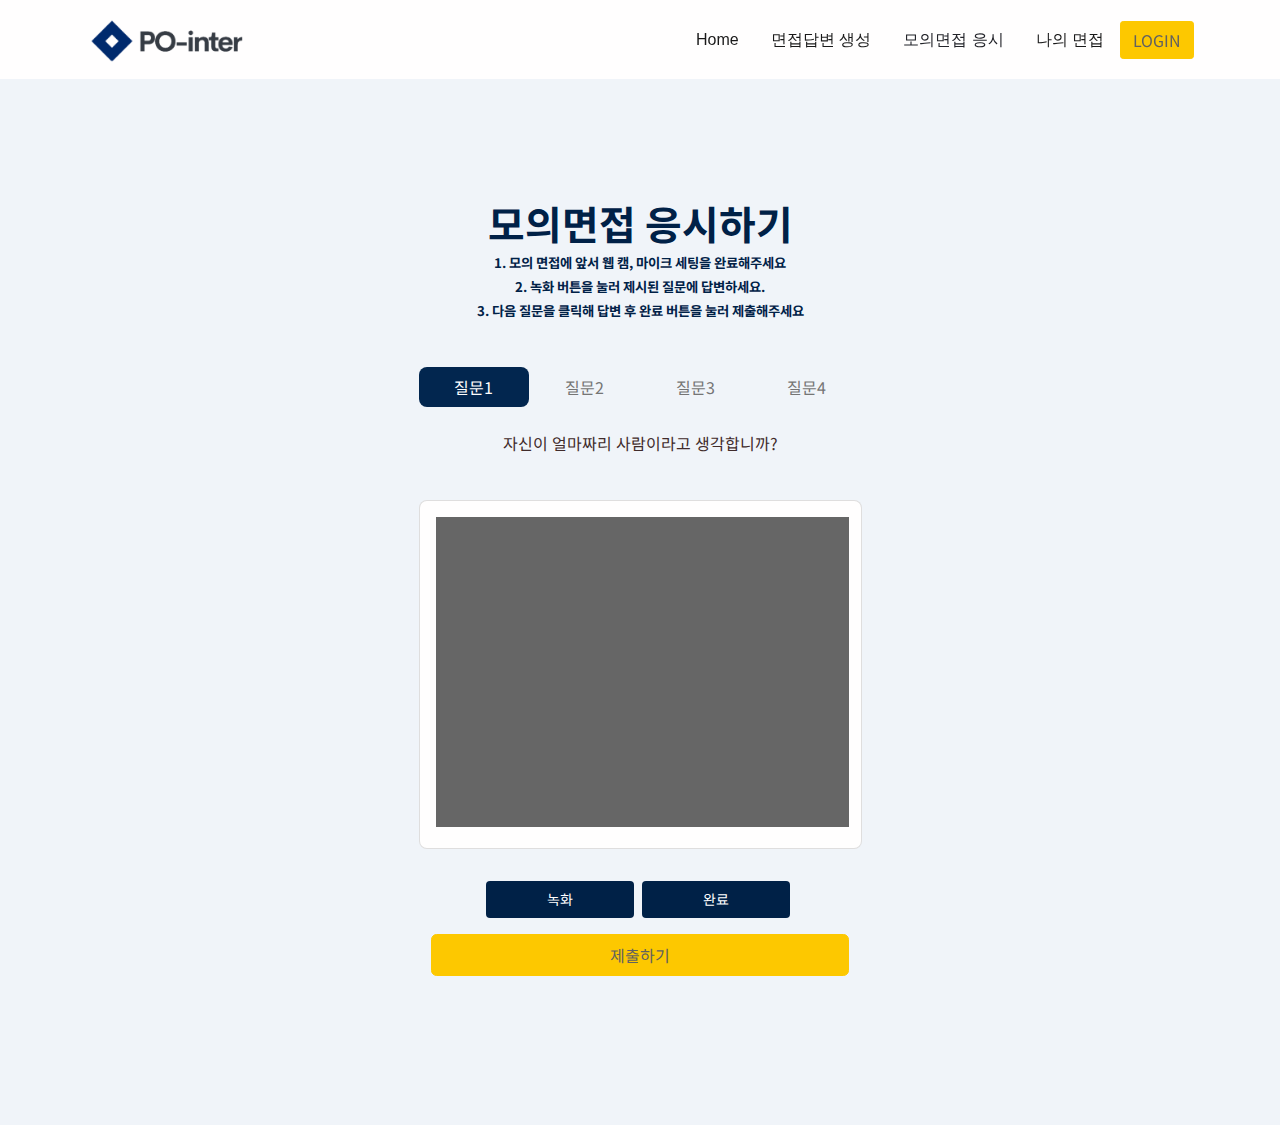
<file: pointer/src/main/resources/static/interview.html>
<!DOCTYPE html>
<html lang="en-US" dir="ltr">

<head>
  <meta charset="utf-8">
  <meta http-equiv="X-UA-Compatible" content="IE=edge">
  <meta name="viewport" content="width=device-width, initial-scale=1">

  <!-- ===============================================-->
  <!--    Document Title-->
  <!-- ===============================================-->
  <title>PO-inter</title>

  <!-- ===============================================-->
  <!--    Favicons-->
  <!-- ===============================================-->
  <link rel="apple-touch-icon" sizes="180x180" href="assets/img/favicons/apple-touch-icon.png">
  <link rel="icon" type="image/png" sizes="32x32" href="assets/img/favicons/favicon-32x32.png">
  <link rel="icon" type="image/png" sizes="16x16" href="assets/img/favicons/favicon-16x16.png">
  <link rel="shortcut icon" type="image/x-icon" href="assets/img/favicons/favicon.ico">
  <link rel="manifest" href="assets/img/favicons/manifest.json">
  <meta name="msapplication-TileImage" content="assets/img/favicons/mstile-150x150.png">
  <meta name="theme-color" content="#ffffff">

  <!-- ===============================================-->
  <!--    Stylesheets-->
  <!-- ===============================================-->
  <link href="assets/css/theme.css" rel="stylesheet" />

</head>

<body>

  <!-- ===============================================-->
  <!--    Main Content-->
  <!-- ===============================================-->
  <main class="main" id="top">

    <nav class="navbar navbar-expand-lg navbar-light sticky-top py-3 d-block"
      data-navbar-on-scroll="data-navbar-on-scroll">
      <div class="container"><a class="navbar-brand" href="/home"><img src="assets/img/gallery/logo-po.png"
                                                                            height="45" alt="logo" /></a>
        <button class="navbar-toggler" type="button" data-bs-toggle="collapse" data-bs-target="#navbarSupportedContent"
          aria-controls="navbarSupportedContent" aria-expanded="false" aria-label="Toggle navigation"><span
            class="navbar-toggler-icon"> </span></button>
        <div class="collapse navbar-collapse border-top border-lg-0 mt-4 mt-lg-0" id="navbarSupportedContent">
          <ul class="navbar-nav ms-auto pt-2 pt-lg-0 font-base">
            <li class="nav-item px-2"><a class="nav-link" aria-current="page" href="/home">Home</a></li>
            <li class="nav-item px-2"><a class="nav-link" aria-current="page" href="/script">면접답변 생성</a></li>
            <li class="nav-item px-2"><a class="nav-link active" aria-current="page" href="/interview">모의면접 응시</a>
            </li>
            <li class="nav-item px-2"><a class="nav-link" aria-current="page" href="/result">나의 면접</a></li>
          </ul><a class="btn btn-primary order-1 order-lg-0" aria-current="page" href="/login">LOGIN</a>

        </div>
      </div>
    </nav>

    <!-- ============================================-->
    <!-- <section> begin ============================-->
    <section class="bg-600">
      <div class="container">
        <div class="row">
          <div class="col">
            <h1 class="mb-2 fw-bold text-center">모의면접 응시하기</h1>
            <h6 class="fw-bold text-center">1. 모의 면접에 앞서 웹 캠, 마이크 세팅을 완료해주세요</h6>
            <h6 class="fw-bold text-center">2. 녹화 버튼을 눌러 제시된 질문에 답변하세요.</h6>
            <h6 class="mb-5 fw-bold text-center">3. 다음 질문을 클릭해 답변 후 완료 버튼을 눌러 제출해주세요</h6>
            <div class="row align-items-center justify-content-center text-center">
              <div class="col col-md-5 mb-4">
                <ul class="nav nav-pills">
                  <li class="nav-item col-md-3">
                    <a class="nav-link active" data-toggle="tab" href="#qwe">질문1</a>
                  </li>
                  <li class="nav-item col-md-3">
                    <a class="nav-link" data-toggle="tab" href="#asd">질문2</a>
                  </li>
                  <li class="nav-item col-md-3">
                    <a class="nav-link" data-toggle="tab" href="#zxc">질문3</a>
                  </li>
                  <li class="nav-item col-md-3">
                    <a class="nav-link" data-toggle="tab" href="#poi">질문4</a>
                  </li>
                </ul>
                <div class="tab-content">
                  <div class="tab-pane fade show active" id="qwe">
                    <p><br>자신이 얼마짜리 사람이라고 생각합니까?</p>
                  </div>
                  <div class="tab-pane fade" id="asd">
                    <p><br>본사가 당신을 채용하지 않을 경우 왜 손해입니까?</p>
                  </div>
                  <div class="tab-pane fade" id="zxc">
                    <p><br>주변사람들은 당신을 어떻게 평가하십니까?</p>
                  </div>
                  <div class="tab-pane fade" id="poi">
                    <p><br>이 직무를 일하면서 가장 어려울 것이 무엇이라고 생각하십니까?</p>
                  </div>
                </div>
              </div>
            </div>
          </div>
        </div>

        <div class="row align-items-center justify-content-center text-center">
          <div class="col col-md-5 align-items-center">
            <div class="card mb-md-1 h-75">
              <div class="card-body">
                <video id="videoElement" autoplay muted></video>
              </div>
            </div>
            <div class="row row-md-10 py-lg-4 align-items-center">
              <div class="col mb-3 align-items-center">
                <div class="row">
                  <div class="row-cols-3">
                    <button class="record-button btn-recording px-lg-4 btn-lg btn-secondary rounded-1">녹화</button>
                    <button class="stop-button btn-recording px-lg-4 btn-lg btn-secondary mx-1 rounded-1">완료</button>
                  </div>
                </div>
              </div>
              <div class="row-cols-1 px-4">
                <a class="btn btn-lg btn-primary" href="/loading" role="button">제출하기</a>
              </div>
            </div>
          </div>
        </div>
      </div>
      <!-- end of .container-->

    </section>
    <!-- <section> close ============================-->
    <!-- ============================================-->

  </main>
  <!-- ===============================================-->
  <!--    End of Main Content-->
  <!-- ===============================================-->

  <!-- ===============================================-->
  <!--    JavaScripts-->
  <!-- ===============================================-->
  <script src="https://code.jquery.com/jquery-3.3.1.slim.min.js"></script>
  <script src="https://cdnjs.cloudflare.com/ajax/libs/popper.js/1.14.3/umd/popper.min.js"></script>
  <script src="https://stackpath.bootstrapcdn.com/bootstrap/4.1.3/js/bootstrap.min.js"></script>
  <script src="https://polyfill.io/v3/polyfill.min.js?features=window.scroll"></script>
  <script src="vendors/bootstrap/bootstrap.min.js"></script>
  <script src="vendors/is/is.min.js"></script>
  <script src="vendors/fontawesome/all.min.js"></script>
  <script src="assets/js/theme.js"></script>
  <script src="js/camera.js"></script>

</body>

</html>
</file>
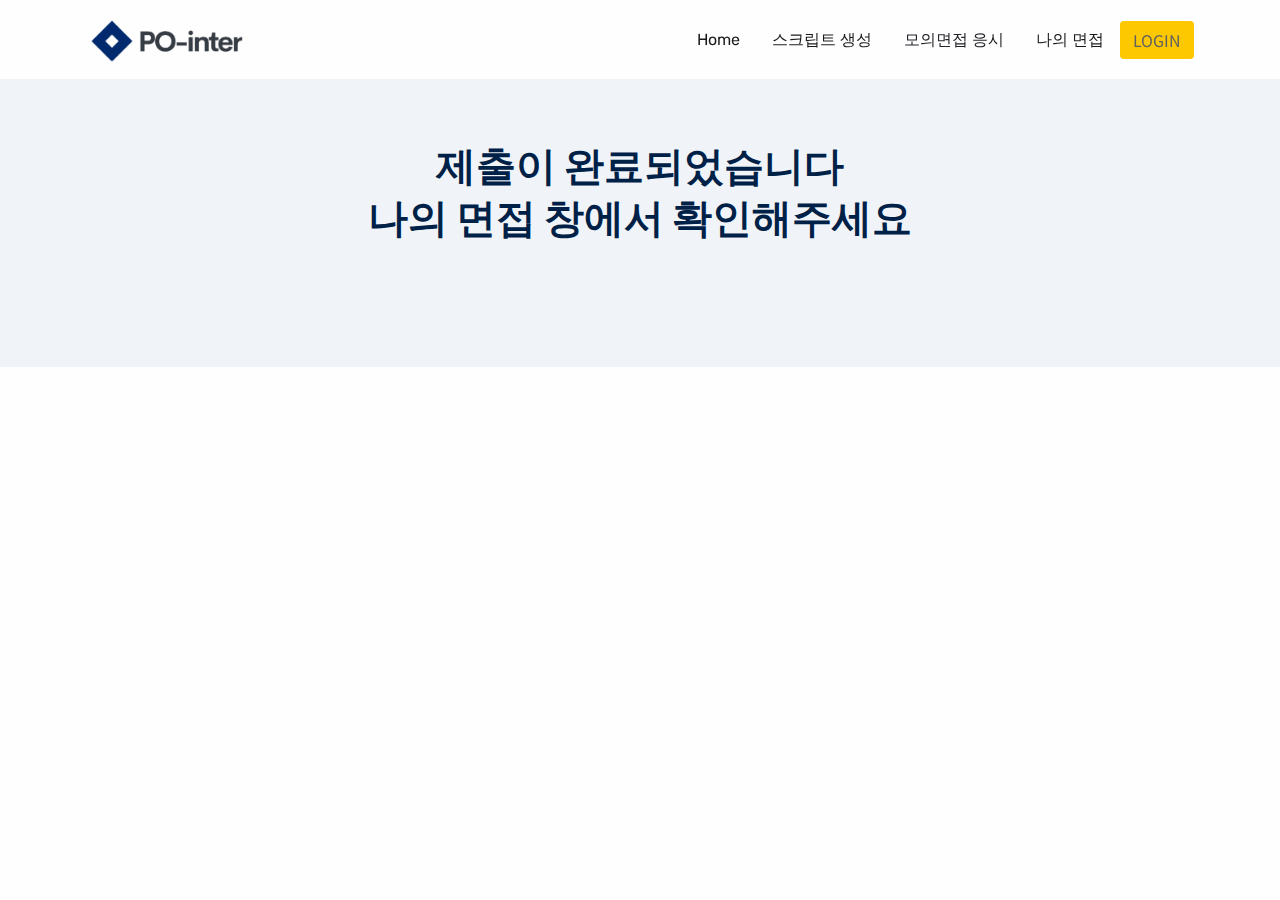
<file: pointer/src/main/resources/static/loading.html>
<!DOCTYPE html>
<html lang="en-US" dir="ltr">

  <head>
    <meta charset="utf-8">
    <meta http-equiv="X-UA-Compatible" content="IE=edge">
    <meta name="viewport" content="width=device-width, initial-scale=1">


    <!-- ===============================================-->
    <!--    Document Title-->
    <!-- ===============================================-->
    <title>PO-inter</title>


    <!-- ===============================================-->
    <!--    Favicons-->
    <!-- ===============================================-->
    <link rel="apple-touch-icon" sizes="180x180" href="assets/img/favicons/apple-touch-icon.png">
    <link rel="icon" type="image/png" sizes="32x32" href="assets/img/favicons/favicon-32x32.png">
    <link rel="icon" type="image/png" sizes="16x16" href="assets/img/favicons/favicon-16x16.png">
    <link rel="shortcut icon" type="image/x-icon" href="assets/img/favicons/favicon.ico">
    <link rel="manifest" href="assets/img/favicons/manifest.json">
    <meta name="msapplication-TileImage" content="assets/img/favicons/mstile-150x150.png">
    <meta name="theme-color" content="#ffffff">


    <!-- ===============================================-->
    <!--    Stylesheets-->
    <!-- ===============================================-->
    <link href="assets/css/theme.css" rel="stylesheet" />

  </head>


  <body>

    <!-- ===============================================-->
    <!--    Main Content-->
    <!-- ===============================================-->
    <main class="main" id="top">

      <nav class="navbar navbar-expand-lg navbar-light sticky-top py-3 d-block" data-navbar-on-scroll="data-navbar-on-scroll">
        <div class="container"><a class="navbar-brand" href="/home"><img src="assets/img/gallery/logo-po.png" height="45" alt="logo" /></a>
          <button class="navbar-toggler" type="button" data-bs-toggle="collapse" data-bs-target="#navbarSupportedContent" aria-controls="navbarSupportedContent" aria-expanded="false" aria-label="Toggle navigation"><span class="navbar-toggler-icon"> </span></button>
          <div class="collapse navbar-collapse border-top border-lg-0 mt-4 mt-lg-0" id="navbarSupportedContent">
            <ul class="navbar-nav ms-auto pt-2 pt-lg-0 font-base">
              <li class="nav-item px-2"><a class="nav-link" aria-current="page" href="/home">Home</a></li>
              <li class="nav-item px-2"><a class="nav-link" aria-current="page" href="/script">스크립트 생성</a></li>
              <li class="nav-item px-2"><a class="nav-link active" aria-current="page" href="/interview">모의면접 응시</a></li>
              <li class="nav-item px-2"><a class="nav-link" aria-current="page" href="/result">나의 면접</a></li>
            </ul><a class="btn btn-primary order-1 order-lg-0" aria-current="page" href="/login">LOGIN</a>
            
          </div>
        </div>
      </nav>


      <!-- ============================================-->
      <!-- <section> begin ============================-->
        <section class="pt-6 bg-600">

          <div class="containe">
            <div class="col align-items-center">
              <div class="row align-items-center h-100">
                <h1 class="mb-1 fw-bold font-sans-serif text-center">제출이 완료되었습니다</h1>
                <h1 class="mb-1 fw-bold font-sans-serif text-center">나의 면접 창에서 확인해주세요</h1>
              </div>
            </div>
          </div>
          <!-- end of .container-->

        </section>
      <!-- <section> close ============================-->
      <!-- ============================================-->



    </main>
    <!-- ===============================================-->
    <!--    End of Main Content-->
    <!-- ===============================================-->




    <!-- ===============================================-->
    <!--    JavaScripts-->
    <!-- ===============================================-->
    <script src="vendors/@popperjs/popper.min.js"></script>
    <script src="vendors/bootstrap/bootstrap.min.js"></script>
    <script src="vendors/is/is.min.js"></script>
    <script src="https://polyfill.io/v3/polyfill.min.js?features=window.scroll"></script>
    <script src="vendors/fontawesome/all.min.js"></script>
    <script src="assets/js/theme.js"></script>

    <link href="https://fonts.googleapis.com/css2?family=DM+Serif+Display&amp;family=Rubik:wght@300;400;500;600;700;800&amp;display=swap" rel="stylesheet">
  </body>

</html>
</file>
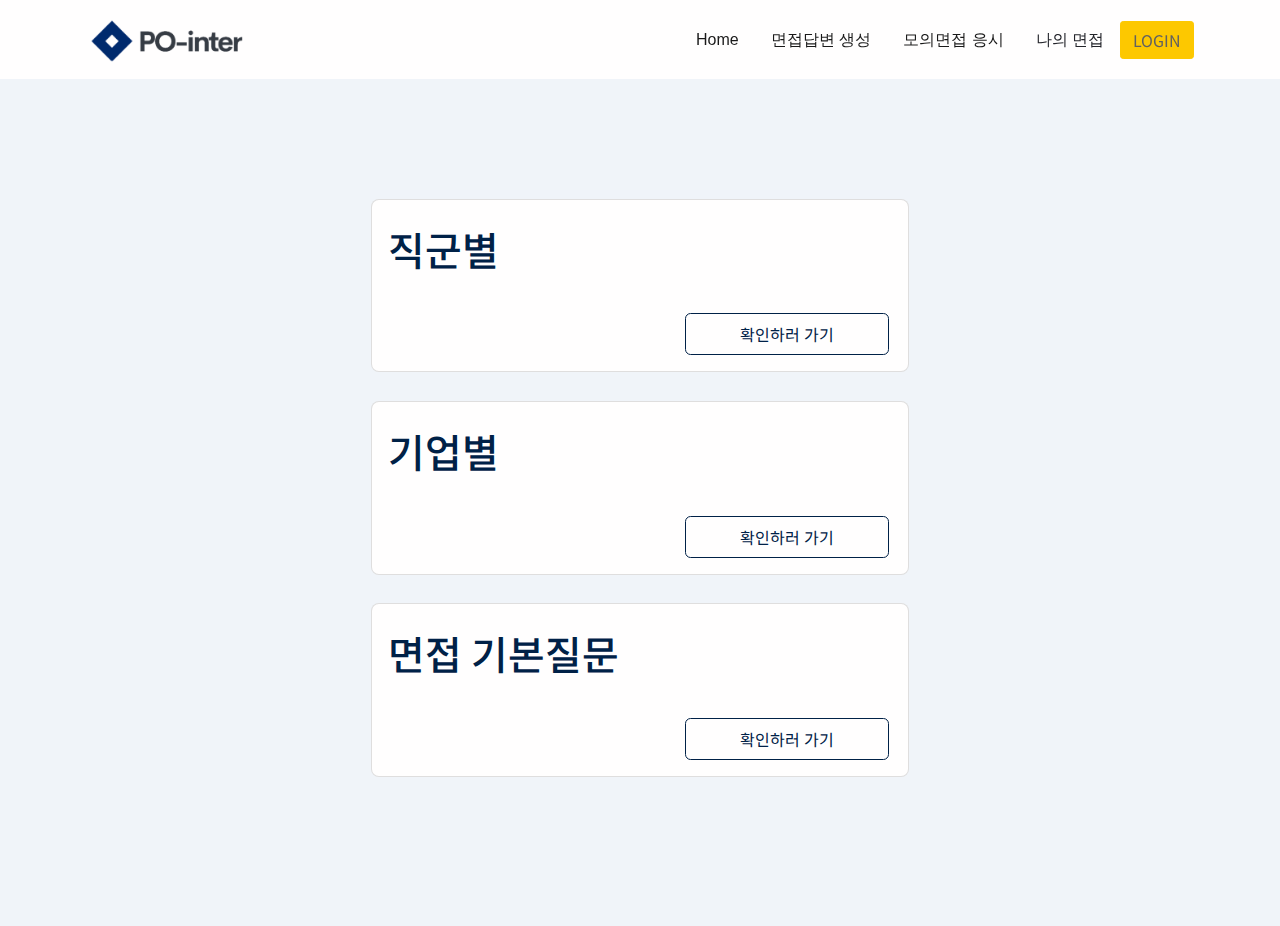
<file: pointer/src/main/resources/static/questions.html>
<!DOCTYPE html>
<html lang="en-US" dir="ltr">

  <head>
    <meta charset="utf-8">
    <meta http-equiv="X-UA-Compatible" content="IE=edge">
    <meta name="viewport" content="width=device-width, initial-scale=1">
  
    <!-- ===============================================-->
    <!--    Document Title-->
    <!-- ===============================================-->
    <title>PO-inter</title>
  
    <!-- ===============================================-->
    <!--    Favicons-->
    <!-- ===============================================-->
    <link rel="apple-touch-icon" sizes="180x180" href="assets/img/favicons/apple-touch-icon.png">
    <link rel="icon" type="image/png" sizes="32x32" href="assets/img/favicons/favicon-32x32.png">
    <link rel="icon" type="image/png" sizes="16x16" href="assets/img/favicons/favicon-16x16.png">
    <link rel="shortcut icon" type="image/x-icon" href="assets/img/favicons/favicon.ico">
    <link rel="manifest" href="assets/img/favicons/manifest.json">
    <meta name="msapplication-TileImage" content="assets/img/favicons/mstile-150x150.png">
    <meta name="theme-color" content="#ffffff">
  
    <!-- ===============================================-->
    <!--    Stylesheets-->
    <!-- ===============================================-->
    <link href="assets/css/theme.css" rel="stylesheet" />
  
  </head>
  
  <body>
  
    <!-- ===============================================-->
    <!--    Main Content-->
    <!-- ===============================================-->
    <main class="main" id="top">
  
      <nav class="navbar navbar-expand-lg navbar-light sticky-top py-3 d-block"
        data-navbar-on-scroll="data-navbar-on-scroll">
        <div class="container"><a class="navbar-brand" href="/home"><img src="assets/img/gallery/logo-po.png"
                                                                              height="45" alt="logo" /></a>
          <button class="navbar-toggler" type="button" data-bs-toggle="collapse" data-bs-target="#navbarSupportedContent"
            aria-controls="navbarSupportedContent" aria-expanded="false" aria-label="Toggle navigation"><span
              class="navbar-toggler-icon"> </span></button>
          <div class="collapse navbar-collapse border-top border-lg-0 mt-4 mt-lg-0" id="navbarSupportedContent">
            <ul class="navbar-nav ms-auto pt-2 pt-lg-0 font-base">
              <li class="nav-item px-2"><a class="nav-link" aria-current="page" href="/home">Home</a></li>
              <li class="nav-item px-2"><a class="nav-link" aria-current="page" href="/script">면접답변 생성</a></li>
              <li class="nav-item px-2"><a class="nav-link" aria-current="page" href="/interview">모의면접 응시</a></li>
              <li class="nav-item px-2"><a class="nav-link active" aria-current="page" href="/result">나의 면접</a></li>
            </ul><a class="btn btn-primary order-1 order-lg-0" aria-current="page" href="/login">LOGIN</a>
          </div>
        </div>
      </nav>
  
      <!-- ============================================-->
      <!-- <section> begin ============================-->
      <section class="bg-600">
        <div class="container">
          <div class="col align-items-center">
            <div class="row align-items-center justify-content-center">
              <div class="col-md-6">
                <div class="card mb-md-4 h-25">
                  <div class="card-body px-3 py-4">
                    <div class="d-flex justify-content-start text-secondary"><span class="display-4 fw-medium">직군별</span>
                    </div>
                  </div>
                  <div class="d-grid offset-7 py-md-3 py-lg-3"> <a class="btn btn-lg btn-outline-secondary col-md-11"
                                                                   href="/report" role="button">확인하러 가기</a></div>
                </div>
                <div class="card mb-md-4 h-25">
                  <div class="card-body px-3 py-4">
                    <div class="d-flex justify-content-start text-secondary"><span class="display-4 fw-medium">기업별</span>
                    </div>
                  </div>
                  <div class="d-grid offset-7 py-md-3 py-lg-3"> <a class="btn btn-lg btn-outline-secondary col-md-11"
                                                                   href="/report" role="button">확인하러 가기</a></div>
                </div>
                <div class="card mb-md-4 h-25">
                  <div class="card-body px-3 py-4">
                    <div class="d-flex justify-content-start text-secondary"><span class="display-4 fw-medium">면접
                        기본질문</span></div>
                  </div>
                  <div class="d-grid offset-7 py-md-3 py-lg-3"> <a class="btn btn-lg btn-outline-secondary col-md-11"
                                                                   href="/report" role="button">확인하러 가기</a></div>
                </div>
              </div>
            </div>
          </div>
        </div>
        <!-- end of .container-->
  
      </section>
      <!-- <section> close ============================-->
      <!-- ============================================-->
  
    </main>
    <!-- ===============================================-->
    <!--    End of Main Content-->
    <!-- ===============================================-->
  
    <!-- ===============================================-->
    <!--    JavaScripts-->
    <!-- ===============================================-->
    <script src="vendors/@popperjs/popper.min.js"></script>
    <script src="vendors/bootstrap/bootstrap.min.js"></script>
    <script src="vendors/is/is.min.js"></script>
    <script src="https://polyfill.io/v3/polyfill.min.js?features=window.scroll"></script>
    <script src="vendors/fontawesome/all.min.js"></script>
    <script src="assets/js/theme.js"></script>
  
  </body>

</html>
</file>
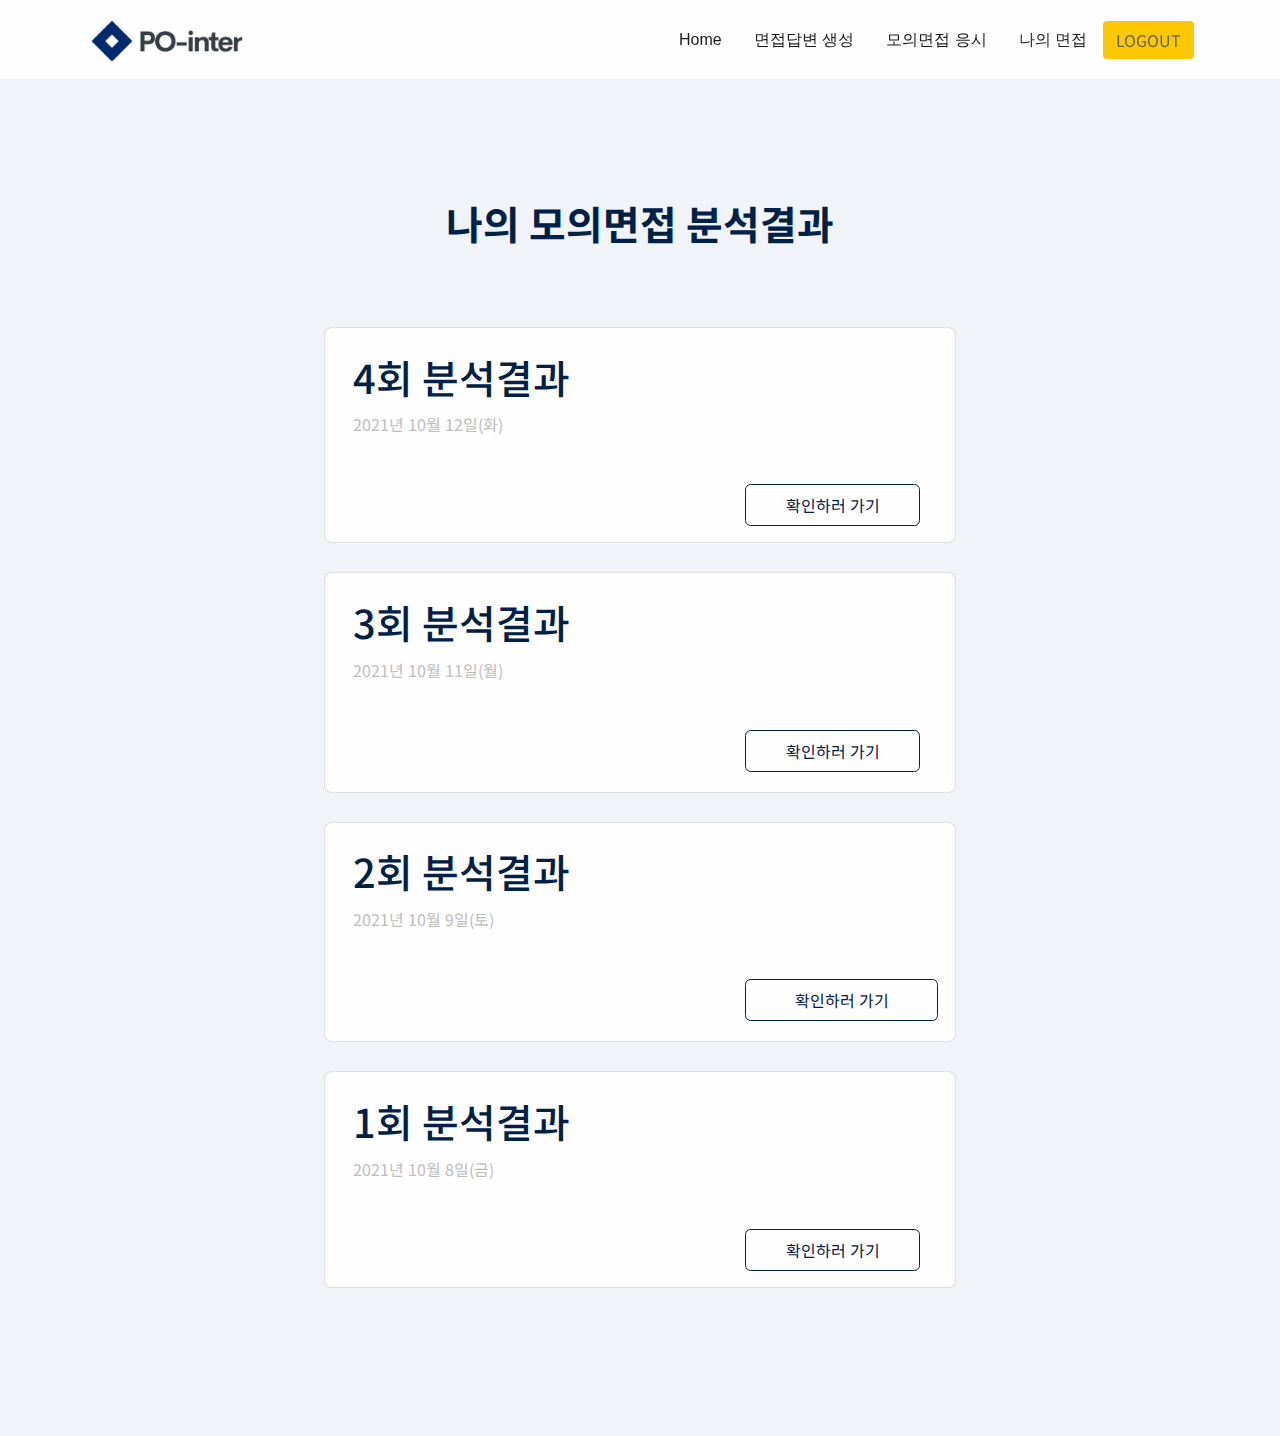
<file: pointer/src/main/resources/static/result.html>
<!DOCTYPE html>
<html lang="en-US" dir="ltr">

  <head>
    <meta charset="utf-8">
    <meta http-equiv="X-UA-Compatible" content="IE=edge">
    <meta name="viewport" content="width=device-width, initial-scale=1">

    <!-- ===============================================-->
    <!--    Document Title-->
    <!-- ===============================================-->
    <title>PO-inter</title>

    <!-- ===============================================-->
    <!--    Favicons-->
    <!-- ===============================================-->
    <link rel="apple-touch-icon" sizes="180x180" href="assets/img/favicons/apple-touch-icon.png">
    <link rel="icon" type="image/png" sizes="32x32" href="assets/img/favicons/favicon-32x32.png">
    <link rel="icon" type="image/png" sizes="16x16" href="assets/img/favicons/favicon-16x16.png">
    <link rel="shortcut icon" type="image/x-icon" href="assets/img/favicons/favicon.ico">
    <link rel="manifest" href="assets/img/favicons/manifest.json">
    <meta name="msapplication-TileImage" content="assets/img/favicons/mstile-150x150.png">
    <meta name="theme-color" content="#ffffff">

    <!-- ===============================================-->
    <!--    Stylesheets-->
    <!-- ===============================================-->
    <link href="assets/css/theme.css" rel="stylesheet" />

  </head>


  <body>

    <!-- ===============================================-->
    <!--    Main Content-->
    <!-- ===============================================-->
    <main class="main" id="top">

      <nav class="navbar navbar-expand-lg navbar-light sticky-top py-3 d-block" data-navbar-on-scroll="data-navbar-on-scroll">
        <div class="container"><a class="navbar-brand" href="/home"><img src="assets/img/gallery/logo-po.png" height="45" alt="logo" /></a>
          <button class="navbar-toggler" type="button" data-bs-toggle="collapse" data-bs-target="#navbarSupportedContent" aria-controls="navbarSupportedContent" aria-expanded="false" aria-label="Toggle navigation"><span class="navbar-toggler-icon"> </span></button>
          <div class="collapse navbar-collapse border-top border-lg-0 mt-4 mt-lg-0" id="navbarSupportedContent">
            <ul class="navbar-nav ms-auto pt-2 pt-lg-0 font-base">
              <li class="nav-item px-2"><a class="nav-link" aria-current="page" href="/home">Home</a></li>
              <li class="nav-item px-2"><a class="nav-link" aria-current="page" href="/script">면접답변 생성</a></li>
              <li class="nav-item px-2"><a class="nav-link" aria-current="page" href="/interview">모의면접 응시</a></li>
              <li class="nav-item px-2"><a class="nav-link active" aria-current="page" href="/result">나의 면접</a></li>
            </ul><a class="btn btn-primary order-1 order-lg-0" aria-current="page" href="/login">LOGOUT</a>
          </div>
        </div>
      </nav>

      <!-- ============================================-->
      <!-- <section> begin ============================-->
        <section class="bg-600">
          <div class="container">
            <div class="row">
              <div class="col">
                <h1 class="mb-7 fw-bold text-center ">나의 모의면접 분석결과</h1>
              </div>
            </div>
            <div class="col align-items-center">
              <div class="row align-items-center justify-content-center">
                <div class="col-md-7">

                  <div class="card mb-md-4 h-25">
                    <div class="card-body px-4 pt-4">
                      <div class="d-flex justify-content-start text-secondary"><span class="display-4 fw-medium">4회 분석결과</span></div>
                      <p class="text-muted mb-1 my-md-3">2021년 10월 12일(화)</p>
                    </div>
                    <div class="offset-8 py-lg-3"> <a class="btn btn-lg btn-outline-secondary col-md-10" href="/report" role="button">확인하러 가기</a></div>
                  </div>

                  <div class="card mb-md-4 h-25">
                    <div class="card-body px-4 pt-4">
                      <div class="d-flex justify-content-start text-secondary"><span class="display-4 fw-medium">3회 분석결과</span></div>
                      <p class="text-muted mb-1 my-md-3">2021년 10월 11일(월)</p>
                    </div>
                    <div class="offset-8 mb-1 py-lg-3"> <a class="btn btn-lg btn-outline-secondary col-md-10" href="/report" role="button">확인하러 가기</a></div>
                  </div>
  
                  <div class="card mb-md-4 h-25">
                    <div class="card-body px-4 pt-4">
                      <div class="d-flex justify-content-start text-secondary"><span class="display-4 fw-medium">2회 분석결과</span></div>
                      <p class="text-muted mb-1 my-md-3">2021년 10월 9일(토)</p>
                    </div>
                    <div class="offset-8 mb-1 py-lg-3"> <a class="btn btn-lg btn-outline-secondary col-md-11" href="/report" role="button">확인하러 가기</a></div>
                  </div>
  
                  <div class="card mb-md-4 h-25">
                    <div class="card-body px-4 pt-4">
                      <div class="d-flex justify-content-start text-secondary"><span class="display-4 fw-medium">1회 분석결과</span></div>
                      <p class="text-muted mb-1 my-md-3">2021년 10월 8일(금)</p>
                    </div>
                    <div class="offset-8 py-md-3 py-lg-3"> <a class="btn btn-lg btn-outline-secondary col-md-10" href="/report" role="button">확인하러 가기</a></div>
                  </div>
                </div>
              </div>
              
            </div>
          </div>
          <!-- end of .container-->
  
        </section>
        <!-- <section> close ============================-->
        <!-- ============================================-->

    </main>
    <!-- ===============================================-->
    <!--    End of Main Content-->
    <!-- ===============================================-->




    <!-- ===============================================-->
    <!--    JavaScripts-->
    <!-- ===============================================-->
    <script src="vendors/@popperjs/popper.min.js"></script>
    <script src="vendors/bootstrap/bootstrap.min.js"></script>
    <script src="vendors/is/is.min.js"></script>
    <script src="https://polyfill.io/v3/polyfill.min.js?features=window.scroll"></script>
    <script src="vendors/fontawesome/all.min.js"></script>
    <script src="assets/js/theme.js"></script>

  </body>

</html>
</file>
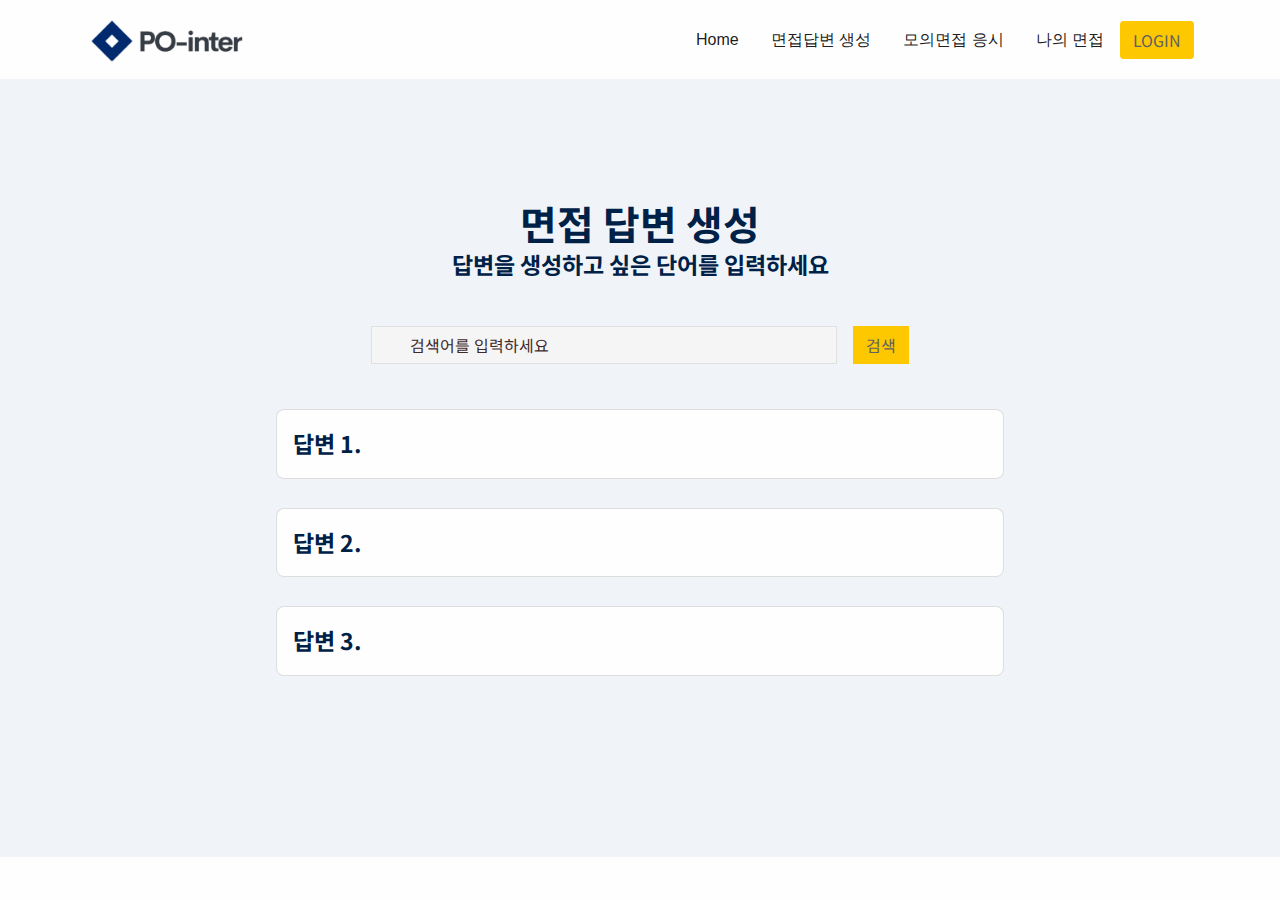
<file: pointer/src/main/resources/static/script.html>
<!DOCTYPE html>
<html lang="en-US" dir="ltr">

<head>
  <meta charset="utf-8">
  <meta http-equiv="X-UA-Compatible" content="IE=edge">
  <meta name="viewport" content="width=device-width, initial-scale=1">

  <!-- ===============================================-->
  <!--    Document Title-->
  <!-- ===============================================-->
  <title>PO-inter</title>


  <!-- ===============================================-->
  <!--    Favicons-->
  <!-- ===============================================-->
  <link rel="apple-touch-icon" sizes="180x180" href="assets/img/favicons/apple-touch-icon.png">
  <link rel="icon" type="image/png" sizes="32x32" href="assets/img/favicons/favicon-32x32.png">
  <link rel="icon" type="image/png" sizes="16x16" href="assets/img/favicons/favicon-16x16.png">
  <link rel="shortcut icon" type="image/x-icon" href="assets/img/favicons/favicon.ico">
  <link rel="manifest" href="assets/img/favicons/manifest.json">
  <meta name="msapplication-TileImage" content="assets/img/favicons/mstile-150x150.png">
  <meta name="theme-color" content="#ffffff">

  <!-- ===============================================-->
  <!--    Stylesheets-->
  <!-- ===============================================-->
  <link href="assets/css/theme.css" rel="stylesheet" />

  <script type= "text/javascript">
      function textIn() {
      document.getElementById("text1").innerHTML = "성실할 수 있는 사람이 되어 어디서든 필요로 하는 인재가 되겠습니다.";
      document.getElementById("text2").innerHTML = "성실하고 정직함을 추구하는 사람입니다. 저는 어떤 일이든 정직함이라는 가치를 중심에 두고 살아가고 있습니다. 카페에서 아르바이트를 할 때였습니다.";
      document.getElementById("text3").innerHTML = "성실하고 정직하게 살아야 한다는 부모님의 가르침을 들으며 자라왔습니다. 이러한 가치관은 모든 일을 긍정적으로 생각하여 주어진 일에 최선을 다하는 성격으로 이어졌습니다.";
      }
	</script>

</head>

<body>

  <!-- ===============================================-->
  <!--    Main Content-->
  <!-- ===============================================-->
  <main class="main" id="top">

    <nav class="navbar navbar-expand-lg navbar-light sticky-top py-3 d-block"
      data-navbar-on-scroll="data-navbar-on-scroll">
      <div class="container"><a class="navbar-brand" href="/home"><img src="assets/img/gallery/logo-po.png"
                                                                            height="45" alt="logo" /></a>
        <button class="navbar-toggler" type="button" data-bs-toggle="collapse" data-bs-target="#navbarSupportedContent"
          aria-controls="navbarSupportedContent" aria-expanded="false" aria-label="Toggle navigation"><span
            class="navbar-toggler-icon"> </span></button>
        <div class="collapse navbar-collapse border-top border-lg-0 mt-4 mt-lg-0" id="navbarSupportedContent">
          <ul class="navbar-nav ms-auto pt-2 pt-lg-0 font-base">
            <li class="nav-item px-2"><a class="nav-link" aria-current="page" href="/home">Home</a></li>
            <li class="nav-item px-2"><a class="nav-link acrive" aria-current="page" href="/script">면접답변 생성</a></li>
            <li class="nav-item px-2"><a class="nav-link" aria-current="page" href="/interview">모의면접 응시</a></li>
            <li class="nav-item px-2"><a class="nav-link" aria-current="page" href="/result">나의 면접</a></li>
          </ul><a class="btn btn-primary order-1 order-lg-0" aria-current="page" href="/login">LOGIN</a>
        </div>
      </div>
    </nav>


    <!-- ============================================-->
    <!-- <section> begin ============================-->
    <section class="bg-600">

      <div class="container">
        <div class="row">
          <div class="col">
            <h1 class="mb-1 fw-bold text-center">면접 답변 생성</h1>
            <h4 class="mb-5 fw-bold text-center">답변을 생성하고 싶은 단어를 입력하세요</h4>
            <div class="row align-items-center justify-content-center">
              <div class="col col-md-6">
                <form class="row g-3">
                  <div class="col">
                    <div class="input-group-icon">
                      <input class="form-control form-little-squirrel-control" type="text" placeholder="검색어를 입력하세요"/>
                    </div>
                  </div>
                  <div class="col-auto">
                    <button type="button" id="search" class="btn btn-primary rounded-0 w-100" onclick="textIn()">검색</button>
                  </div>
                </form>
              </div>
            </div>
          </div>
        </div>

        <div class="row align-items-center justify-content-center">
          <div class="col col-md-8">
              <div class="row mb-md-3 h-75 align-items-center">
                <div class="card-body">
                  <div class="col">
                    <div class="order-0 order-md-1">
                      <div class="card h-25 my-4">
                        <div class="card-body">
                          <h4 class="card-title fw-bold my-1">답변 1.</h4>
                          <div id="text1" class="card-text"></div>                      
                        </div>
                      </div>
                      <div class="card h-25 my-4">
                        <div class="card-body">
                          <h4 class="card-title fw-bold my-1">답변 2.</h4>
                          <div id="text2" class="card-text"></div>
                        </div>
                      </div>
                      <div class="card h-25 my-4">
                        <div class="card-body">
                          <h4 class="card-title fw-bold my-1">답변 3.</h4>
                          <div id="text3" class="card-text"></div>
                        </div>
                      </div>
                    </div>
                  </div>
                </div>
            </div>
          </div>
        </div>
      </div>
    </section>
        <!-- <section> close ============================-->
        <!-- ============================================-->

  </main>
  <!-- ===============================================-->
  <!--    End of Main Content-->
  <!-- ===============================================-->

  <!-- ===============================================-->
  <!--    JavaScripts-->
  <!-- ===============================================-->
  <script src="vendors/bootstrap/bootstrap.min.js"></script>
  <script src="vendors/is/is.min.js"></script>
  <script src="https://polyfill.io/v3/polyfill.min.js?features=window.scroll"></script>
  <script src="vendors/fontawesome/all.min.js"></script>
  <script src="assets/js/theme.js"></script>
    
</body>

</html>
</file>
<file: pointer/src/main/resources/static/assets/css/theme.css>
@import url('https://fonts.googleapis.com/css2?family=Noto+Sans+KR:wght@300;400;500;700;900&display=swap');

/* -------------------------------------------------------------------------- */
/*                                 Theme                                      */
/* -------------------------------------------------------------------------- */
/* prettier-ignore */
/* -------------------------------------------------------------------------- */
/*                                  Utilities                                 */
/* -------------------------------------------------------------------------- */
/*-----------------------------------------------
|   Bootstrap Styles
-----------------------------------------------*/
/*!
 * Bootstrap v5.0.0-alpha1 (https://getbootstrap.com/)
 * Copyright 2011-2020 The Bootstrap Authors
 * Copyright 2011-2020 Twitter, Inc.
 * Licensed under MIT (https://github.com/twbs/bootstrap/blob/main/LICENSE)
 */
:root {
  --bs-blue: #002147;
  --bs-indigo: #6237FF;
  --bs-purple: #A1B0FC;
  --bs-pink: #D42DA3;
  --bs-red: #EE4D47;
  --bs-orange: #F17228;
  --bs-yellow: #FDC800;
  --bs-green: #79B93C;
  --bs-teal: #53F283;
  --bs-cyan: #00B2B2;
  --bs-white: #FFFEFE;
  --bs-gray: #F0F4F9;
  --bs-gray-dark: #616161;
  --bs-primary: #FDC800;
  --bs-secondary: #002147;
  --bs-success: #79B93C;
  --bs-info: #00B2B2;
  --bs-warning: #FDC800;
  --bs-danger: #EE4D47;
  --bs-light: #F0F4F9;
  --bs-dark: #23242A;
  --bs-font-sans-serif: "Rubik", "Open Sans", -apple-system, BlinkMacSystemFont, "Segoe UI", "Helvetica Neue", Arial, sans-serif, "Apple Color Emoji", "Segoe UI Emoji", "Segoe UI Symbol";
  --bs-font-noto-sans: 'Noto Sans KR', sans-serif;
  --bs-font-monospace: "SFMono-Regular", Menlo, Monaco, Consolas, "Liberation Mono", "Courier New", monospace;
  --bs-gradient: linear-gradient(180deg, rgba(255, 254, 254, 0.15), rgba(255, 254, 254, 0));
  --bs-body-font-family: var(--bs-font-noto-sans);
}

*,
*::before,
*::after {
  -webkit-box-sizing: border-box;
  box-sizing: border-box;
}

@media (prefers-reduced-motion: no-preference) {
  :root {
    scroll-behavior: smooth;
  }
}

body {
  margin: 0;
  /*font-family: "Rubik", -apple-system, BlinkMacSystemFont, "Segoe UI", "Helvetica Neue", Arial, sans-serif, "Apple Color Emoji", "Segoe UI Emoji", "Segoe UI Symbol";*/
  font-family: var(--bs-body-font-family);
  font-size: 1rem;
  font-weight: 400;
  line-height: 1.5;
  color: #402B2B;
  background-color: #FFFEFE;
  -webkit-text-size-adjust: 100%;
  -webkit-tap-highlight-color: rgba(0, 0, 0, 0);
}

hr {
  margin: 1rem 0;
  color: #EEEEEE;
  background-color: currentColor;
  border: 0;
  opacity: 1;
}

hr:not([size]) {
  height: 1px;
}

h1, .h1, h2, .h2, h3, .h3, h4, .h4, h5, .h5, h6, .h6 {
  margin-top: 0;
  margin-bottom: 0.5rem;
  /*font-family: "DM Serif Display", cursive;*/
  font-family: 'Noto Sans KR', sans-serif;
  font-weight: 300;
  line-height: 1.2;
  color: #002147;
}

h1, .h1 {
  font-size: calc(1.37383rem + 1.48598vw);
}

@media (min-width: 1200px) {
  h1, .h1 {
    font-size: 2.48832rem;
  }
}

h2, .h2 {
  font-size: calc(1.33236rem + 0.98832vw);
}

@media (min-width: 1200px) {
  h2, .h2 {
    font-size: 2.0736rem;
  }
}

h3, .h3 {
  font-size: calc(1.2978rem + 0.5736vw);
}

@media (min-width: 1200px) {
  h3, .h3 {
    font-size: 1.728rem;
  }
}

h4, .h4 {
  font-size: calc(1.269rem + 0.228vw);
}

@media (min-width: 1200px) {
  h4, .h4 {
    font-size: 1.44rem;
  }
}

h5, .h5 {
  font-size: 1.2rem;
}

h6, .h6 {
  font-size: 0.83333rem;
}

p {
  margin-top: 0;
  margin-bottom: 1rem;
}

abbr[title],
abbr[data-bs-original-title] {
  -webkit-text-decoration: underline dotted;
  text-decoration: underline dotted;
  cursor: help;
  -webkit-text-decoration-skip-ink: none;
  text-decoration-skip-ink: none;
}

address {
  margin-bottom: 1rem;
  font-style: normal;
  line-height: inherit;
}

ol,
ul {
  padding-left: 2rem;
}

ol,
ul,
dl {
  margin-top: 0;
  margin-bottom: 1rem;
}

ol ol,
ul ul,
ol ul,
ul ol {
  margin-bottom: 0;
}

dt {
  font-weight: 700;
}

dd {
  margin-bottom: .5rem;
  margin-left: 0;
}

blockquote {
  margin: 0 0 1rem;
}

b,
strong {
  font-weight: 800;
}

small, .small {
  font-size: 75%;
}

mark, .mark {
  padding: 0.2em;
  background-color: #fcf8e3;
}

sub,
sup {
  position: relative;
  font-size: 0.75em;
  line-height: 0;
  vertical-align: baseline;
}

sub {
  bottom: -.25em;
}

sup {
  top: -.5em;
}

a {
  color: #BDBDBD;
  text-decoration: none;
}

a:hover {
  color: #FDC800;
  text-decoration: underline;
}

a:not([href]):not([class]), a:not([href]):not([class]):hover {
  color: inherit;
  text-decoration: none;
}

pre,
code,
kbd,
samp {
  font-family: var(--bs-font-monospace);
  font-size: 1em;
  direction: ltr /* rtl:ignore */;
  unicode-bidi: bidi-override;
}

pre {
  display: block;
  margin-top: 0;
  margin-bottom: 1rem;
  overflow: auto;
  font-size: 75%;
}

pre code {
  font-size: inherit;
  color: inherit;
  word-break: normal;
}

code {
  font-size: 75%;
  color: #D42DA3;
  word-wrap: break-word;
}

a > code {
  color: inherit;
}

kbd {
  padding: 0.2rem 0.4rem;
  font-size: 75%;
  color: #FFFEFE;
  background-color: #402B2B;
  border-radius: 0.25rem;
}

kbd kbd {
  padding: 0;
  font-size: 1em;
  font-weight: 700;
}

figure {
  margin: 0 0 1rem;
}

img,
svg {
  vertical-align: middle;
}

table {
  caption-side: bottom;
  border-collapse: collapse;
}

caption {
  padding-top: 0.5rem;
  padding-bottom: 0.5rem;
  color: #BDBDBD;
  text-align: left;
}

th {
  text-align: inherit;
  text-align: -webkit-match-parent;
}

thead,
tbody,
tfoot,
tr,
td,
th {
  border-color: inherit;
  border-style: solid;
  border-width: 0;
  color: #626262;
}

label {
  display: inline-block;
}

button {
  border-radius: 0;
}

button:focus:not(:focus-visible) {
  outline: 0;
}

input,
button,
select,
optgroup,
textarea {
  margin: 0;
  font-family: inherit;
  font-size: inherit;
  line-height: inherit;
}

button,
select {
  text-transform: none;
}

[role="button"] {
  cursor: pointer;
}

select {
  word-wrap: normal;
}

select:disabled {
  opacity: 1;
}

[list]::-webkit-calendar-picker-indicator {
  display: none;
}

button,
[type="button"],
[type="reset"],
[type="submit"] {
  -webkit-appearance: button;
}

button:not(:disabled),
[type="button"]:not(:disabled),
[type="reset"]:not(:disabled),
[type="submit"]:not(:disabled) {
  cursor: pointer;
}

::-moz-focus-inner {
  padding: 0;
  border-style: none;
}

textarea {
  resize: vertical;
}

fieldset {
  min-width: 0;
  padding: 0;
  margin: 0;
  border: 0;
}

legend {
  float: left;
  width: 100%;
  padding: 0;
  margin-bottom: 0.5rem;
  font-size: calc(1.275rem + 0.3vw);
  line-height: inherit;
}

@media (min-width: 1200px) {
  legend {
    font-size: 1.5rem;
  }
}

legend + * {
  clear: left;
}

::-webkit-datetime-edit-fields-wrapper,
::-webkit-datetime-edit-text,
::-webkit-datetime-edit-minute,
::-webkit-datetime-edit-hour-field,
::-webkit-datetime-edit-day-field,
::-webkit-datetime-edit-month-field,
::-webkit-datetime-edit-year-field {
  padding: 0;
}

::-webkit-inner-spin-button {
  height: auto;
}

[type="search"] {
  outline-offset: -2px;
  -webkit-appearance: textfield;
}

/* rtl:raw:
[type="tel"],
[type="url"],
[type="email"],
[type="number"] {
  direction: ltr;
}
*/
::-webkit-search-decoration {
  -webkit-appearance: none;
}

::-webkit-color-swatch-wrapper {
  padding: 0;
}

::file-selector-button {
  font: inherit;
}

::-webkit-file-upload-button {
  font: inherit;
  -webkit-appearance: button;
}

output {
  display: inline-block;
}

iframe {
  border: 0;
}

summary {
  display: list-item;
  cursor: pointer;
}

progress {
  vertical-align: baseline;
}

[hidden] {
  display: none !important;
}

.lead {
  font-size: 1.2rem;
  font-weight: 400;
}

.display-1 {
  font-size: calc(1.55498rem + 3.65978vw);
  font-weight: 900;
  line-height: 1;
}

@media (min-width: 1200px) {
  .display-1 {
    font-size: 4.29982rem;
  }
}

.display-2 {
  font-size: calc(1.48332rem + 2.79982vw);
  font-weight: 900;
  line-height: 1;
}

@media (min-width: 1200px) {
  .display-2 {
    font-size: 3.58318rem;
  }
}

.display-3 {
  font-size: calc(1.4236rem + 2.08318vw);
  font-weight: 900;
  line-height: 1;
}

@media (min-width: 1200px) {
  .display-3 {
    font-size: 2.98598rem;
  }
}

.display-4 {
  font-size: calc(1.37383rem + 1.48598vw);
  font-weight: 900;
  line-height: 1;
}

@media (min-width: 1200px) {
  .display-4 {
    font-size: 2.48832rem;
  }
}

.display-5 {
  font-size: calc(1.33236rem + 0.98832vw);
  font-weight: 900;
  line-height: 1;
}

@media (min-width: 1200px) {
  .display-5 {
    font-size: 2.0736rem;
  }
}

.display-6 {
  font-size: calc(1.2978rem + 0.5736vw);
  font-weight: 900;
  line-height: 1;
}

@media (min-width: 1200px) {
  .display-6 {
    font-size: 1.728rem;
  }
}

.list-unstyled {
  padding-left: 0;
  list-style: none;
}

.list-inline {
  padding-left: 0;
  list-style: none;
}

.list-inline-item {
  display: inline-block;
}

.list-inline-item:not(:last-child) {
  margin-right: 0.5rem;
}

.initialism {
  font-size: 75%;
  text-transform: uppercase;
}

.blockquote {
  margin-bottom: 1rem;
  font-size: 1.2rem;
}

.blockquote > :last-child {
  margin-bottom: 0;
}

.blockquote-footer {
  margin-top: -1rem;
  margin-bottom: 1rem;
  font-size: 75%;
  color: #F0F4F9;
}

.blockquote-footer::before {
  content: "\2014\00A0";
}

.img-fluid {
  max-width: 100%;
  height: auto;
}

.img-thumbnail {
  padding: 0.25rem;
  background-color: #FFFEFE;
  border: 1px solid #EEEEEE;
  border-radius: 0.5rem;
  max-width: 100%;
  height: auto;
}

.figure {
  display: inline-block;
}

.figure-img {
  margin-bottom: 0.5rem;
  line-height: 1;
}

.figure-caption {
  font-size: 75%;
  color: #F0F4F9;
}

.container,
.container-fluid,
.container-sm,
.container-md,
.container-lg,
.container-xl,
.container-xxl {
  width: 100%;
  padding-right: var(--bs-gutter-x, 1rem);
  padding-left: var(--bs-gutter-x, 1rem);
  margin-right: auto;
  margin-left: auto;
}

@media (min-width: 576px) {
  .container, .container-sm {
    max-width: 540px;
  }
}

@media (min-width: 768px) {
  .container, .container-sm, .container-md {
    max-width: 720px;
  }
}

@media (min-width: 992px) {
  .container, .container-sm, .container-md, .container-lg {
    max-width: 960px;
  }
}

@media (min-width: 1200px) {
  .container, .container-sm, .container-md, .container-lg, .container-xl {
    max-width: 1140px;
  }
}

@media (min-width: 1540px) {
  .container, .container-sm, .container-md, .container-lg, .container-xl, .container-xxl {
    max-width: 1480px;
  }
}

.row {
  --bs-gutter-x: 2rem;
  --bs-gutter-y: 0;
  display: -webkit-box;
  display: -ms-flexbox;
  display: flex;
  -ms-flex-wrap: wrap;
  flex-wrap: wrap;
  margin-top: calc(var(--bs-gutter-y) * -1);
  margin-right: calc(var(--bs-gutter-x) / -2);
  margin-left: calc(var(--bs-gutter-x) / -2);
}

.row > * {
  -ms-flex-negative: 0;
  flex-shrink: 0;
  width: 100%;
  max-width: 100%;
  padding-right: calc(var(--bs-gutter-x) / 2);
  padding-left: calc(var(--bs-gutter-x) / 2);
  margin-top: var(--bs-gutter-y);
}

.col {
  -webkit-box-flex: 1;
  -ms-flex: 1 0 0%;
  flex: 1 0 0%;
}

.row-cols-auto > * {
  -webkit-box-flex: 0;
  -ms-flex: 0 0 auto;
  flex: 0 0 auto;
  width: auto;
}

.row-cols-1 > * {
  -webkit-box-flex: 0;
  -ms-flex: 0 0 auto;
  flex: 0 0 auto;
  width: 100%;
}

.row-cols-2 > * {
  -webkit-box-flex: 0;
  -ms-flex: 0 0 auto;
  flex: 0 0 auto;
  width: 50%;
}

.row-cols-3 > * {
  -webkit-box-flex: 0;
  -ms-flex: 0 0 auto;
  flex: 0 0 auto;
  width: 33.33333%;
}

.row-cols-4 > * {
  -webkit-box-flex: 0;
  -ms-flex: 0 0 auto;
  flex: 0 0 auto;
  width: 25%;
}

.row-cols-5 > * {
  -webkit-box-flex: 0;
  -ms-flex: 0 0 auto;
  flex: 0 0 auto;
  width: 20%;
}

.row-cols-6 > * {
  -webkit-box-flex: 0;
  -ms-flex: 0 0 auto;
  flex: 0 0 auto;
  width: 16.66667%;
}

.col-auto {
  -webkit-box-flex: 0;
  -ms-flex: 0 0 auto;
  flex: 0 0 auto;
  width: auto;
}

.col-1 {
  -webkit-box-flex: 0;
  -ms-flex: 0 0 auto;
  flex: 0 0 auto;
  width: 8.33333%;
}

.col-2 {
  -webkit-box-flex: 0;
  -ms-flex: 0 0 auto;
  flex: 0 0 auto;
  width: 16.66667%;
}

.col-3 {
  -webkit-box-flex: 0;
  -ms-flex: 0 0 auto;
  flex: 0 0 auto;
  width: 25%;
}

.col-4 {
  -webkit-box-flex: 0;
  -ms-flex: 0 0 auto;
  flex: 0 0 auto;
  width: 33.33333%;
}

.col-5 {
  -webkit-box-flex: 0;
  -ms-flex: 0 0 auto;
  flex: 0 0 auto;
  width: 41.66667%;
}

.col-6 {
  -webkit-box-flex: 0;
  -ms-flex: 0 0 auto;
  flex: 0 0 auto;
  width: 50%;
}

.col-7 {
  -webkit-box-flex: 0;
  -ms-flex: 0 0 auto;
  flex: 0 0 auto;
  width: 58.33333%;
}

.col-8 {
  -webkit-box-flex: 0;
  -ms-flex: 0 0 auto;
  flex: 0 0 auto;
  width: 66.66667%;
}

.col-9 {
  -webkit-box-flex: 0;
  -ms-flex: 0 0 auto;
  flex: 0 0 auto;
  width: 75%;
}

.col-10 {
  -webkit-box-flex: 0;
  -ms-flex: 0 0 auto;
  flex: 0 0 auto;
  width: 83.33333%;
}

.col-11 {
  -webkit-box-flex: 0;
  -ms-flex: 0 0 auto;
  flex: 0 0 auto;
  width: 91.66667%;
}

.col-12 {
  -webkit-box-flex: 0;
  -ms-flex: 0 0 auto;
  flex: 0 0 auto;
  width: 100%;
}

.offset-1 {
  margin-left: 8.33333%;
}

.offset-2 {
  margin-left: 16.66667%;
}

.offset-3 {
  margin-left: 25%;
}

.offset-4 {
  margin-left: 33.33333%;
}

.offset-5 {
  margin-left: 41.66667%;
}

.offset-6 {
  margin-left: 50%;
}

.offset-7 {
  margin-left: 58.33333%;
}

.offset-8 {
  margin-left: 66.66667%;
}

.offset-9 {
  margin-left: 75%;
}

.offset-10 {
  margin-left: 83.33333%;
}

.offset-11 {
  margin-left: 91.66667%;
}

.g-0,
.gx-0 {
  --bs-gutter-x: 0;
}

.g-0,
.gy-0 {
  --bs-gutter-y: 0;
}

.g-1,
.gx-1 {
  --bs-gutter-x: 0.25rem;
}

.g-1,
.gy-1 {
  --bs-gutter-y: 0.25rem;
}

.g-2,
.gx-2 {
  --bs-gutter-x: 0.5rem;
}

.g-2,
.gy-2 {
  --bs-gutter-y: 0.5rem;
}

.g-3,
.gx-3 {
  --bs-gutter-x: 1rem;
}

.g-3,
.gy-3 {
  --bs-gutter-y: 1rem;
}

.g-4,
.gx-4 {
  --bs-gutter-x: 1.8rem;
}

.g-4,
.gy-4 {
  --bs-gutter-y: 1.8rem;
}

.g-5,
.gx-5 {
  --bs-gutter-x: 3rem;
}

.g-5,
.gy-5 {
  --bs-gutter-y: 3rem;
}

.g-6,
.gx-6 {
  --bs-gutter-x: 4rem;
}

.g-6,
.gy-6 {
  --bs-gutter-y: 4rem;
}

.g-7,
.gx-7 {
  --bs-gutter-x: 5rem;
}

.g-7,
.gy-7 {
  --bs-gutter-y: 5rem;
}

.g-8,
.gx-8 {
  --bs-gutter-x: 7.5rem;
}

.g-8,
.gy-8 {
  --bs-gutter-y: 7.5rem;
}

.g-9,
.gx-9 {
  --bs-gutter-x: 10rem;
}

.g-9,
.gy-9 {
  --bs-gutter-y: 10rem;
}

.g-10,
.gx-10 {
  --bs-gutter-x: 12.5rem;
}

.g-10,
.gy-10 {
  --bs-gutter-y: 12.5rem;
}

.g-11,
.gx-11 {
  --bs-gutter-x: 15rem;
}

.g-11,
.gy-11 {
  --bs-gutter-y: 15rem;
}

@media (min-width: 576px) {
  .col-sm {
    -webkit-box-flex: 1;
    -ms-flex: 1 0 0%;
    flex: 1 0 0%;
  }
  .row-cols-sm-auto > * {
    -webkit-box-flex: 0;
    -ms-flex: 0 0 auto;
    flex: 0 0 auto;
    width: auto;
  }
  .row-cols-sm-1 > * {
    -webkit-box-flex: 0;
    -ms-flex: 0 0 auto;
    flex: 0 0 auto;
    width: 100%;
  }
  .row-cols-sm-2 > * {
    -webkit-box-flex: 0;
    -ms-flex: 0 0 auto;
    flex: 0 0 auto;
    width: 50%;
  }
  .row-cols-sm-3 > * {
    -webkit-box-flex: 0;
    -ms-flex: 0 0 auto;
    flex: 0 0 auto;
    width: 33.33333%;
  }
  .row-cols-sm-4 > * {
    -webkit-box-flex: 0;
    -ms-flex: 0 0 auto;
    flex: 0 0 auto;
    width: 25%;
  }
  .row-cols-sm-5 > * {
    -webkit-box-flex: 0;
    -ms-flex: 0 0 auto;
    flex: 0 0 auto;
    width: 20%;
  }
  .row-cols-sm-6 > * {
    -webkit-box-flex: 0;
    -ms-flex: 0 0 auto;
    flex: 0 0 auto;
    width: 16.66667%;
  }
  .col-sm-auto {
    -webkit-box-flex: 0;
    -ms-flex: 0 0 auto;
    flex: 0 0 auto;
    width: auto;
  }
  .col-sm-1 {
    -webkit-box-flex: 0;
    -ms-flex: 0 0 auto;
    flex: 0 0 auto;
    width: 8.33333%;
  }
  .col-sm-2 {
    -webkit-box-flex: 0;
    -ms-flex: 0 0 auto;
    flex: 0 0 auto;
    width: 16.66667%;
  }
  .col-sm-3 {
    -webkit-box-flex: 0;
    -ms-flex: 0 0 auto;
    flex: 0 0 auto;
    width: 25%;
  }
  .col-sm-4 {
    -webkit-box-flex: 0;
    -ms-flex: 0 0 auto;
    flex: 0 0 auto;
    width: 33.33333%;
  }
  .col-sm-5 {
    -webkit-box-flex: 0;
    -ms-flex: 0 0 auto;
    flex: 0 0 auto;
    width: 41.66667%;
  }
  .col-sm-6 {
    -webkit-box-flex: 0;
    -ms-flex: 0 0 auto;
    flex: 0 0 auto;
    width: 50%;
  }
  .col-sm-7 {
    -webkit-box-flex: 0;
    -ms-flex: 0 0 auto;
    flex: 0 0 auto;
    width: 58.33333%;
  }
  .col-sm-8 {
    -webkit-box-flex: 0;
    -ms-flex: 0 0 auto;
    flex: 0 0 auto;
    width: 66.66667%;
  }
  .col-sm-9 {
    -webkit-box-flex: 0;
    -ms-flex: 0 0 auto;
    flex: 0 0 auto;
    width: 75%;
  }
  .col-sm-10 {
    -webkit-box-flex: 0;
    -ms-flex: 0 0 auto;
    flex: 0 0 auto;
    width: 83.33333%;
  }
  .col-sm-11 {
    -webkit-box-flex: 0;
    -ms-flex: 0 0 auto;
    flex: 0 0 auto;
    width: 91.66667%;
  }
  .col-sm-12 {
    -webkit-box-flex: 0;
    -ms-flex: 0 0 auto;
    flex: 0 0 auto;
    width: 100%;
  }
  .offset-sm-0 {
    margin-left: 0;
  }
  .offset-sm-1 {
    margin-left: 8.33333%;
  }
  .offset-sm-2 {
    margin-left: 16.66667%;
  }
  .offset-sm-3 {
    margin-left: 25%;
  }
  .offset-sm-4 {
    margin-left: 33.33333%;
  }
  .offset-sm-5 {
    margin-left: 41.66667%;
  }
  .offset-sm-6 {
    margin-left: 50%;
  }
  .offset-sm-7 {
    margin-left: 58.33333%;
  }
  .offset-sm-8 {
    margin-left: 66.66667%;
  }
  .offset-sm-9 {
    margin-left: 75%;
  }
  .offset-sm-10 {
    margin-left: 83.33333%;
  }
  .offset-sm-11 {
    margin-left: 91.66667%;
  }
  .g-sm-0,
  .gx-sm-0 {
    --bs-gutter-x: 0;
  }
  .g-sm-0,
  .gy-sm-0 {
    --bs-gutter-y: 0;
  }
  .g-sm-1,
  .gx-sm-1 {
    --bs-gutter-x: 0.25rem;
  }
  .g-sm-1,
  .gy-sm-1 {
    --bs-gutter-y: 0.25rem;
  }
  .g-sm-2,
  .gx-sm-2 {
    --bs-gutter-x: 0.5rem;
  }
  .g-sm-2,
  .gy-sm-2 {
    --bs-gutter-y: 0.5rem;
  }
  .g-sm-3,
  .gx-sm-3 {
    --bs-gutter-x: 1rem;
  }
  .g-sm-3,
  .gy-sm-3 {
    --bs-gutter-y: 1rem;
  }
  .g-sm-4,
  .gx-sm-4 {
    --bs-gutter-x: 1.8rem;
  }
  .g-sm-4,
  .gy-sm-4 {
    --bs-gutter-y: 1.8rem;
  }
  .g-sm-5,
  .gx-sm-5 {
    --bs-gutter-x: 3rem;
  }
  .g-sm-5,
  .gy-sm-5 {
    --bs-gutter-y: 3rem;
  }
  .g-sm-6,
  .gx-sm-6 {
    --bs-gutter-x: 4rem;
  }
  .g-sm-6,
  .gy-sm-6 {
    --bs-gutter-y: 4rem;
  }
  .g-sm-7,
  .gx-sm-7 {
    --bs-gutter-x: 5rem;
  }
  .g-sm-7,
  .gy-sm-7 {
    --bs-gutter-y: 5rem;
  }
  .g-sm-8,
  .gx-sm-8 {
    --bs-gutter-x: 7.5rem;
  }
  .g-sm-8,
  .gy-sm-8 {
    --bs-gutter-y: 7.5rem;
  }
  .g-sm-9,
  .gx-sm-9 {
    --bs-gutter-x: 10rem;
  }
  .g-sm-9,
  .gy-sm-9 {
    --bs-gutter-y: 10rem;
  }
  .g-sm-10,
  .gx-sm-10 {
    --bs-gutter-x: 12.5rem;
  }
  .g-sm-10,
  .gy-sm-10 {
    --bs-gutter-y: 12.5rem;
  }
  .g-sm-11,
  .gx-sm-11 {
    --bs-gutter-x: 15rem;
  }
  .g-sm-11,
  .gy-sm-11 {
    --bs-gutter-y: 15rem;
  }
}

@media (min-width: 768px) {
  .col-md {
    -webkit-box-flex: 1;
    -ms-flex: 1 0 0%;
    flex: 1 0 0%;
  }
  .row-cols-md-auto > * {
    -webkit-box-flex: 0;
    -ms-flex: 0 0 auto;
    flex: 0 0 auto;
    width: auto;
  }
  .row-cols-md-1 > * {
    -webkit-box-flex: 0;
    -ms-flex: 0 0 auto;
    flex: 0 0 auto;
    width: 100%;
  }
  .row-cols-md-2 > * {
    -webkit-box-flex: 0;
    -ms-flex: 0 0 auto;
    flex: 0 0 auto;
    width: 50%;
  }
  .row-cols-md-3 > * {
    -webkit-box-flex: 0;
    -ms-flex: 0 0 auto;
    flex: 0 0 auto;
    width: 33.33333%;
  }
  .row-cols-md-4 > * {
    -webkit-box-flex: 0;
    -ms-flex: 0 0 auto;
    flex: 0 0 auto;
    width: 25%;
  }
  .row-cols-md-5 > * {
    -webkit-box-flex: 0;
    -ms-flex: 0 0 auto;
    flex: 0 0 auto;
    width: 20%;
  }
  .row-cols-md-6 > * {
    -webkit-box-flex: 0;
    -ms-flex: 0 0 auto;
    flex: 0 0 auto;
    width: 16.66667%;
  }
  .col-md-auto {
    -webkit-box-flex: 0;
    -ms-flex: 0 0 auto;
    flex: 0 0 auto;
    width: auto;
  }
  .col-md-1 {
    -webkit-box-flex: 0;
    -ms-flex: 0 0 auto;
    flex: 0 0 auto;
    width: 8.33333%;
  }
  .col-md-2 {
    -webkit-box-flex: 0;
    -ms-flex: 0 0 auto;
    flex: 0 0 auto;
    width: 16.66667%;
  }
  .col-md-3 {
    -webkit-box-flex: 0;
    -ms-flex: 0 0 auto;
    flex: 0 0 auto;
    width: 25%;
  }
  .col-md-4 {
    -webkit-box-flex: 0;
    -ms-flex: 0 0 auto;
    flex: 0 0 auto;
    width: 33.33333%;
  }
  .col-md-5 {
    -webkit-box-flex: 0;
    -ms-flex: 0 0 auto;
    flex: 0 0 auto;
    width: 41.66667%;
  }
  .col-md-6 {
    -webkit-box-flex: 0;
    -ms-flex: 0 0 auto;
    flex: 0 0 auto;
    width: 50%;
  }
  .col-md-7 {
    -webkit-box-flex: 0;
    -ms-flex: 0 0 auto;
    flex: 0 0 auto;
    width: 58.33333%;
  }
  .col-md-8 {
    -webkit-box-flex: 0;
    -ms-flex: 0 0 auto;
    flex: 0 0 auto;
    width: 66.66667%;
  }
  .col-md-9 {
    -webkit-box-flex: 0;
    -ms-flex: 0 0 auto;
    flex: 0 0 auto;
    width: 75%;
  }
  .col-md-10 {
    -webkit-box-flex: 0;
    -ms-flex: 0 0 auto;
    flex: 0 0 auto;
    width: 83.33333%;
  }
  .col-md-11 {
    -webkit-box-flex: 0;
    -ms-flex: 0 0 auto;
    flex: 0 0 auto;
    width: 91.66667%;
  }
  .col-md-12 {
    -webkit-box-flex: 0;
    -ms-flex: 0 0 auto;
    flex: 0 0 auto;
    width: 100%;
  }
  .offset-md-0 {
    margin-left: 0;
  }
  .offset-md-1 {
    margin-left: 8.33333%;
  }
  .offset-md-2 {
    margin-left: 16.66667%;
  }
  .offset-md-3 {
    margin-left: 25%;
  }
  .offset-md-4 {
    margin-left: 33.33333%;
  }
  .offset-md-5 {
    margin-left: 41.66667%;
  }
  .offset-md-6 {
    margin-left: 50%;
  }
  .offset-md-7 {
    margin-left: 58.33333%;
  }
  .offset-md-8 {
    margin-left: 66.66667%;
  }
  .offset-md-9 {
    margin-left: 75%;
  }
  .offset-md-10 {
    margin-left: 83.33333%;
  }
  .offset-md-11 {
    margin-left: 91.66667%;
  }
  .g-md-0,
  .gx-md-0 {
    --bs-gutter-x: 0;
  }
  .g-md-0,
  .gy-md-0 {
    --bs-gutter-y: 0;
  }
  .g-md-1,
  .gx-md-1 {
    --bs-gutter-x: 0.25rem;
  }
  .g-md-1,
  .gy-md-1 {
    --bs-gutter-y: 0.25rem;
  }
  .g-md-2,
  .gx-md-2 {
    --bs-gutter-x: 0.5rem;
  }
  .g-md-2,
  .gy-md-2 {
    --bs-gutter-y: 0.5rem;
  }
  .g-md-3,
  .gx-md-3 {
    --bs-gutter-x: 1rem;
  }
  .g-md-3,
  .gy-md-3 {
    --bs-gutter-y: 1rem;
  }
  .g-md-4,
  .gx-md-4 {
    --bs-gutter-x: 1.8rem;
  }
  .g-md-4,
  .gy-md-4 {
    --bs-gutter-y: 1.8rem;
  }
  .g-md-5,
  .gx-md-5 {
    --bs-gutter-x: 3rem;
  }
  .g-md-5,
  .gy-md-5 {
    --bs-gutter-y: 3rem;
  }
  .g-md-6,
  .gx-md-6 {
    --bs-gutter-x: 4rem;
  }
  .g-md-6,
  .gy-md-6 {
    --bs-gutter-y: 4rem;
  }
  .g-md-7,
  .gx-md-7 {
    --bs-gutter-x: 5rem;
  }
  .g-md-7,
  .gy-md-7 {
    --bs-gutter-y: 5rem;
  }
  .g-md-8,
  .gx-md-8 {
    --bs-gutter-x: 7.5rem;
  }
  .g-md-8,
  .gy-md-8 {
    --bs-gutter-y: 7.5rem;
  }
  .g-md-9,
  .gx-md-9 {
    --bs-gutter-x: 10rem;
  }
  .g-md-9,
  .gy-md-9 {
    --bs-gutter-y: 10rem;
  }
  .g-md-10,
  .gx-md-10 {
    --bs-gutter-x: 12.5rem;
  }
  .g-md-10,
  .gy-md-10 {
    --bs-gutter-y: 12.5rem;
  }
  .g-md-11,
  .gx-md-11 {
    --bs-gutter-x: 15rem;
  }
  .g-md-11,
  .gy-md-11 {
    --bs-gutter-y: 15rem;
  }
}

@media (min-width: 992px) {
  .col-lg {
    -webkit-box-flex: 1;
    -ms-flex: 1 0 0%;
    flex: 1 0 0%;
  }
  .row-cols-lg-auto > * {
    -webkit-box-flex: 0;
    -ms-flex: 0 0 auto;
    flex: 0 0 auto;
    width: auto;
  }
  .row-cols-lg-1 > * {
    -webkit-box-flex: 0;
    -ms-flex: 0 0 auto;
    flex: 0 0 auto;
    width: 100%;
  }
  .row-cols-lg-2 > * {
    -webkit-box-flex: 0;
    -ms-flex: 0 0 auto;
    flex: 0 0 auto;
    width: 50%;
  }
  .row-cols-lg-3 > * {
    -webkit-box-flex: 0;
    -ms-flex: 0 0 auto;
    flex: 0 0 auto;
    width: 33.33333%;
  }
  .row-cols-lg-4 > * {
    -webkit-box-flex: 0;
    -ms-flex: 0 0 auto;
    flex: 0 0 auto;
    width: 25%;
  }
  .row-cols-lg-5 > * {
    -webkit-box-flex: 0;
    -ms-flex: 0 0 auto;
    flex: 0 0 auto;
    width: 20%;
  }
  .row-cols-lg-6 > * {
    -webkit-box-flex: 0;
    -ms-flex: 0 0 auto;
    flex: 0 0 auto;
    width: 16.66667%;
  }
  .col-lg-auto {
    -webkit-box-flex: 0;
    -ms-flex: 0 0 auto;
    flex: 0 0 auto;
    width: auto;
  }
  .col-lg-1 {
    -webkit-box-flex: 0;
    -ms-flex: 0 0 auto;
    flex: 0 0 auto;
    width: 8.33333%;
  }
  .col-lg-2 {
    -webkit-box-flex: 0;
    -ms-flex: 0 0 auto;
    flex: 0 0 auto;
    width: 16.66667%;
  }
  .col-lg-3 {
    -webkit-box-flex: 0;
    -ms-flex: 0 0 auto;
    flex: 0 0 auto;
    width: 25%;
  }
  .col-lg-4 {
    -webkit-box-flex: 0;
    -ms-flex: 0 0 auto;
    flex: 0 0 auto;
    width: 33.33333%;
  }
  .col-lg-5 {
    -webkit-box-flex: 0;
    -ms-flex: 0 0 auto;
    flex: 0 0 auto;
    width: 41.66667%;
  }
  .col-lg-6 {
    -webkit-box-flex: 0;
    -ms-flex: 0 0 auto;
    flex: 0 0 auto;
    width: 50%;
  }
  .col-lg-7 {
    -webkit-box-flex: 0;
    -ms-flex: 0 0 auto;
    flex: 0 0 auto;
    width: 58.33333%;
  }
  .col-lg-8 {
    -webkit-box-flex: 0;
    -ms-flex: 0 0 auto;
    flex: 0 0 auto;
    width: 66.66667%;
  }
  .col-lg-9 {
    -webkit-box-flex: 0;
    -ms-flex: 0 0 auto;
    flex: 0 0 auto;
    width: 75%;
  }
  .col-lg-10 {
    -webkit-box-flex: 0;
    -ms-flex: 0 0 auto;
    flex: 0 0 auto;
    width: 83.33333%;
  }
  .col-lg-11 {
    -webkit-box-flex: 0;
    -ms-flex: 0 0 auto;
    flex: 0 0 auto;
    width: 91.66667%;
  }
  .col-lg-12 {
    -webkit-box-flex: 0;
    -ms-flex: 0 0 auto;
    flex: 0 0 auto;
    width: 100%;
  }
  .offset-lg-0 {
    margin-left: 0;
  }
  .offset-lg-1 {
    margin-left: 8.33333%;
  }
  .offset-lg-2 {
    margin-left: 16.66667%;
  }
  .offset-lg-3 {
    margin-left: 25%;
  }
  .offset-lg-4 {
    margin-left: 33.33333%;
  }
  .offset-lg-5 {
    margin-left: 41.66667%;
  }
  .offset-lg-6 {
    margin-left: 50%;
  }
  .offset-lg-7 {
    margin-left: 58.33333%;
  }
  .offset-lg-8 {
    margin-left: 66.66667%;
  }
  .offset-lg-9 {
    margin-left: 75%;
  }
  .offset-lg-10 {
    margin-left: 83.33333%;
  }
  .offset-lg-11 {
    margin-left: 91.66667%;
  }
  .g-lg-0,
  .gx-lg-0 {
    --bs-gutter-x: 0;
  }
  .g-lg-0,
  .gy-lg-0 {
    --bs-gutter-y: 0;
  }
  .g-lg-1,
  .gx-lg-1 {
    --bs-gutter-x: 0.25rem;
  }
  .g-lg-1,
  .gy-lg-1 {
    --bs-gutter-y: 0.25rem;
  }
  .g-lg-2,
  .gx-lg-2 {
    --bs-gutter-x: 0.5rem;
  }
  .g-lg-2,
  .gy-lg-2 {
    --bs-gutter-y: 0.5rem;
  }
  .g-lg-3,
  .gx-lg-3 {
    --bs-gutter-x: 1rem;
  }
  .g-lg-3,
  .gy-lg-3 {
    --bs-gutter-y: 1rem;
  }
  .g-lg-4,
  .gx-lg-4 {
    --bs-gutter-x: 1.8rem;
  }
  .g-lg-4,
  .gy-lg-4 {
    --bs-gutter-y: 1.8rem;
  }
  .g-lg-5,
  .gx-lg-5 {
    --bs-gutter-x: 3rem;
  }
  .g-lg-5,
  .gy-lg-5 {
    --bs-gutter-y: 3rem;
  }
  .g-lg-6,
  .gx-lg-6 {
    --bs-gutter-x: 4rem;
  }
  .g-lg-6,
  .gy-lg-6 {
    --bs-gutter-y: 4rem;
  }
  .g-lg-7,
  .gx-lg-7 {
    --bs-gutter-x: 5rem;
  }
  .g-lg-7,
  .gy-lg-7 {
    --bs-gutter-y: 5rem;
  }
  .g-lg-8,
  .gx-lg-8 {
    --bs-gutter-x: 7.5rem;
  }
  .g-lg-8,
  .gy-lg-8 {
    --bs-gutter-y: 7.5rem;
  }
  .g-lg-9,
  .gx-lg-9 {
    --bs-gutter-x: 10rem;
  }
  .g-lg-9,
  .gy-lg-9 {
    --bs-gutter-y: 10rem;
  }
  .g-lg-10,
  .gx-lg-10 {
    --bs-gutter-x: 12.5rem;
  }
  .g-lg-10,
  .gy-lg-10 {
    --bs-gutter-y: 12.5rem;
  }
  .g-lg-11,
  .gx-lg-11 {
    --bs-gutter-x: 15rem;
  }
  .g-lg-11,
  .gy-lg-11 {
    --bs-gutter-y: 15rem;
  }
}

@media (min-width: 1200px) {
  .col-xl {
    -webkit-box-flex: 1;
    -ms-flex: 1 0 0%;
    flex: 1 0 0%;
  }
  .row-cols-xl-auto > * {
    -webkit-box-flex: 0;
    -ms-flex: 0 0 auto;
    flex: 0 0 auto;
    width: auto;
  }
  .row-cols-xl-1 > * {
    -webkit-box-flex: 0;
    -ms-flex: 0 0 auto;
    flex: 0 0 auto;
    width: 100%;
  }
  .row-cols-xl-2 > * {
    -webkit-box-flex: 0;
    -ms-flex: 0 0 auto;
    flex: 0 0 auto;
    width: 50%;
  }
  .row-cols-xl-3 > * {
    -webkit-box-flex: 0;
    -ms-flex: 0 0 auto;
    flex: 0 0 auto;
    width: 33.33333%;
  }
  .row-cols-xl-4 > * {
    -webkit-box-flex: 0;
    -ms-flex: 0 0 auto;
    flex: 0 0 auto;
    width: 25%;
  }
  .row-cols-xl-5 > * {
    -webkit-box-flex: 0;
    -ms-flex: 0 0 auto;
    flex: 0 0 auto;
    width: 20%;
  }
  .row-cols-xl-6 > * {
    -webkit-box-flex: 0;
    -ms-flex: 0 0 auto;
    flex: 0 0 auto;
    width: 16.66667%;
  }
  .col-xl-auto {
    -webkit-box-flex: 0;
    -ms-flex: 0 0 auto;
    flex: 0 0 auto;
    width: auto;
  }
  .col-xl-1 {
    -webkit-box-flex: 0;
    -ms-flex: 0 0 auto;
    flex: 0 0 auto;
    width: 8.33333%;
  }
  .col-xl-2 {
    -webkit-box-flex: 0;
    -ms-flex: 0 0 auto;
    flex: 0 0 auto;
    width: 16.66667%;
  }
  .col-xl-3 {
    -webkit-box-flex: 0;
    -ms-flex: 0 0 auto;
    flex: 0 0 auto;
    width: 25%;
  }
  .col-xl-4 {
    -webkit-box-flex: 0;
    -ms-flex: 0 0 auto;
    flex: 0 0 auto;
    width: 33.33333%;
  }
  .col-xl-5 {
    -webkit-box-flex: 0;
    -ms-flex: 0 0 auto;
    flex: 0 0 auto;
    width: 41.66667%;
  }
  .col-xl-6 {
    -webkit-box-flex: 0;
    -ms-flex: 0 0 auto;
    flex: 0 0 auto;
    width: 50%;
  }
  .col-xl-7 {
    -webkit-box-flex: 0;
    -ms-flex: 0 0 auto;
    flex: 0 0 auto;
    width: 58.33333%;
  }
  .col-xl-8 {
    -webkit-box-flex: 0;
    -ms-flex: 0 0 auto;
    flex: 0 0 auto;
    width: 66.66667%;
  }
  .col-xl-9 {
    -webkit-box-flex: 0;
    -ms-flex: 0 0 auto;
    flex: 0 0 auto;
    width: 75%;
  }
  .col-xl-10 {
    -webkit-box-flex: 0;
    -ms-flex: 0 0 auto;
    flex: 0 0 auto;
    width: 83.33333%;
  }
  .col-xl-11 {
    -webkit-box-flex: 0;
    -ms-flex: 0 0 auto;
    flex: 0 0 auto;
    width: 91.66667%;
  }
  .col-xl-12 {
    -webkit-box-flex: 0;
    -ms-flex: 0 0 auto;
    flex: 0 0 auto;
    width: 100%;
  }
  .offset-xl-0 {
    margin-left: 0;
  }
  .offset-xl-1 {
    margin-left: 8.33333%;
  }
  .offset-xl-2 {
    margin-left: 16.66667%;
  }
  .offset-xl-3 {
    margin-left: 25%;
  }
  .offset-xl-4 {
    margin-left: 33.33333%;
  }
  .offset-xl-5 {
    margin-left: 41.66667%;
  }
  .offset-xl-6 {
    margin-left: 50%;
  }
  .offset-xl-7 {
    margin-left: 58.33333%;
  }
  .offset-xl-8 {
    margin-left: 66.66667%;
  }
  .offset-xl-9 {
    margin-left: 75%;
  }
  .offset-xl-10 {
    margin-left: 83.33333%;
  }
  .offset-xl-11 {
    margin-left: 91.66667%;
  }
  .g-xl-0,
  .gx-xl-0 {
    --bs-gutter-x: 0;
  }
  .g-xl-0,
  .gy-xl-0 {
    --bs-gutter-y: 0;
  }
  .g-xl-1,
  .gx-xl-1 {
    --bs-gutter-x: 0.25rem;
  }
  .g-xl-1,
  .gy-xl-1 {
    --bs-gutter-y: 0.25rem;
  }
  .g-xl-2,
  .gx-xl-2 {
    --bs-gutter-x: 0.5rem;
  }
  .g-xl-2,
  .gy-xl-2 {
    --bs-gutter-y: 0.5rem;
  }
  .g-xl-3,
  .gx-xl-3 {
    --bs-gutter-x: 1rem;
  }
  .g-xl-3,
  .gy-xl-3 {
    --bs-gutter-y: 1rem;
  }
  .g-xl-4,
  .gx-xl-4 {
    --bs-gutter-x: 1.8rem;
  }
  .g-xl-4,
  .gy-xl-4 {
    --bs-gutter-y: 1.8rem;
  }
  .g-xl-5,
  .gx-xl-5 {
    --bs-gutter-x: 3rem;
  }
  .g-xl-5,
  .gy-xl-5 {
    --bs-gutter-y: 3rem;
  }
  .g-xl-6,
  .gx-xl-6 {
    --bs-gutter-x: 4rem;
  }
  .g-xl-6,
  .gy-xl-6 {
    --bs-gutter-y: 4rem;
  }
  .g-xl-7,
  .gx-xl-7 {
    --bs-gutter-x: 5rem;
  }
  .g-xl-7,
  .gy-xl-7 {
    --bs-gutter-y: 5rem;
  }
  .g-xl-8,
  .gx-xl-8 {
    --bs-gutter-x: 7.5rem;
  }
  .g-xl-8,
  .gy-xl-8 {
    --bs-gutter-y: 7.5rem;
  }
  .g-xl-9,
  .gx-xl-9 {
    --bs-gutter-x: 10rem;
  }
  .g-xl-9,
  .gy-xl-9 {
    --bs-gutter-y: 10rem;
  }
  .g-xl-10,
  .gx-xl-10 {
    --bs-gutter-x: 12.5rem;
  }
  .g-xl-10,
  .gy-xl-10 {
    --bs-gutter-y: 12.5rem;
  }
  .g-xl-11,
  .gx-xl-11 {
    --bs-gutter-x: 15rem;
  }
  .g-xl-11,
  .gy-xl-11 {
    --bs-gutter-y: 15rem;
  }
}

@media (min-width: 1540px) {
  .col-xxl {
    -webkit-box-flex: 1;
    -ms-flex: 1 0 0%;
    flex: 1 0 0%;
  }
  .row-cols-xxl-auto > * {
    -webkit-box-flex: 0;
    -ms-flex: 0 0 auto;
    flex: 0 0 auto;
    width: auto;
  }
  .row-cols-xxl-1 > * {
    -webkit-box-flex: 0;
    -ms-flex: 0 0 auto;
    flex: 0 0 auto;
    width: 100%;
  }
  .row-cols-xxl-2 > * {
    -webkit-box-flex: 0;
    -ms-flex: 0 0 auto;
    flex: 0 0 auto;
    width: 50%;
  }
  .row-cols-xxl-3 > * {
    -webkit-box-flex: 0;
    -ms-flex: 0 0 auto;
    flex: 0 0 auto;
    width: 33.33333%;
  }
  .row-cols-xxl-4 > * {
    -webkit-box-flex: 0;
    -ms-flex: 0 0 auto;
    flex: 0 0 auto;
    width: 25%;
  }
  .row-cols-xxl-5 > * {
    -webkit-box-flex: 0;
    -ms-flex: 0 0 auto;
    flex: 0 0 auto;
    width: 20%;
  }
  .row-cols-xxl-6 > * {
    -webkit-box-flex: 0;
    -ms-flex: 0 0 auto;
    flex: 0 0 auto;
    width: 16.66667%;
  }
  .col-xxl-auto {
    -webkit-box-flex: 0;
    -ms-flex: 0 0 auto;
    flex: 0 0 auto;
    width: auto;
  }
  .col-xxl-1 {
    -webkit-box-flex: 0;
    -ms-flex: 0 0 auto;
    flex: 0 0 auto;
    width: 8.33333%;
  }
  .col-xxl-2 {
    -webkit-box-flex: 0;
    -ms-flex: 0 0 auto;
    flex: 0 0 auto;
    width: 16.66667%;
  }
  .col-xxl-3 {
    -webkit-box-flex: 0;
    -ms-flex: 0 0 auto;
    flex: 0 0 auto;
    width: 25%;
  }
  .col-xxl-4 {
    -webkit-box-flex: 0;
    -ms-flex: 0 0 auto;
    flex: 0 0 auto;
    width: 33.33333%;
  }
  .col-xxl-5 {
    -webkit-box-flex: 0;
    -ms-flex: 0 0 auto;
    flex: 0 0 auto;
    width: 41.66667%;
  }
  .col-xxl-6 {
    -webkit-box-flex: 0;
    -ms-flex: 0 0 auto;
    flex: 0 0 auto;
    width: 50%;
  }
  .col-xxl-7 {
    -webkit-box-flex: 0;
    -ms-flex: 0 0 auto;
    flex: 0 0 auto;
    width: 58.33333%;
  }
  .col-xxl-8 {
    -webkit-box-flex: 0;
    -ms-flex: 0 0 auto;
    flex: 0 0 auto;
    width: 66.66667%;
  }
  .col-xxl-9 {
    -webkit-box-flex: 0;
    -ms-flex: 0 0 auto;
    flex: 0 0 auto;
    width: 75%;
  }
  .col-xxl-10 {
    -webkit-box-flex: 0;
    -ms-flex: 0 0 auto;
    flex: 0 0 auto;
    width: 83.33333%;
  }
  .col-xxl-11 {
    -webkit-box-flex: 0;
    -ms-flex: 0 0 auto;
    flex: 0 0 auto;
    width: 91.66667%;
  }
  .col-xxl-12 {
    -webkit-box-flex: 0;
    -ms-flex: 0 0 auto;
    flex: 0 0 auto;
    width: 100%;
  }
  .offset-xxl-0 {
    margin-left: 0;
  }
  .offset-xxl-1 {
    margin-left: 8.33333%;
  }
  .offset-xxl-2 {
    margin-left: 16.66667%;
  }
  .offset-xxl-3 {
    margin-left: 25%;
  }
  .offset-xxl-4 {
    margin-left: 33.33333%;
  }
  .offset-xxl-5 {
    margin-left: 41.66667%;
  }
  .offset-xxl-6 {
    margin-left: 50%;
  }
  .offset-xxl-7 {
    margin-left: 58.33333%;
  }
  .offset-xxl-8 {
    margin-left: 66.66667%;
  }
  .offset-xxl-9 {
    margin-left: 75%;
  }
  .offset-xxl-10 {
    margin-left: 83.33333%;
  }
  .offset-xxl-11 {
    margin-left: 91.66667%;
  }
  .g-xxl-0,
  .gx-xxl-0 {
    --bs-gutter-x: 0;
  }
  .g-xxl-0,
  .gy-xxl-0 {
    --bs-gutter-y: 0;
  }
  .g-xxl-1,
  .gx-xxl-1 {
    --bs-gutter-x: 0.25rem;
  }
  .g-xxl-1,
  .gy-xxl-1 {
    --bs-gutter-y: 0.25rem;
  }
  .g-xxl-2,
  .gx-xxl-2 {
    --bs-gutter-x: 0.5rem;
  }
  .g-xxl-2,
  .gy-xxl-2 {
    --bs-gutter-y: 0.5rem;
  }
  .g-xxl-3,
  .gx-xxl-3 {
    --bs-gutter-x: 1rem;
  }
  .g-xxl-3,
  .gy-xxl-3 {
    --bs-gutter-y: 1rem;
  }
  .g-xxl-4,
  .gx-xxl-4 {
    --bs-gutter-x: 1.8rem;
  }
  .g-xxl-4,
  .gy-xxl-4 {
    --bs-gutter-y: 1.8rem;
  }
  .g-xxl-5,
  .gx-xxl-5 {
    --bs-gutter-x: 3rem;
  }
  .g-xxl-5,
  .gy-xxl-5 {
    --bs-gutter-y: 3rem;
  }
  .g-xxl-6,
  .gx-xxl-6 {
    --bs-gutter-x: 4rem;
  }
  .g-xxl-6,
  .gy-xxl-6 {
    --bs-gutter-y: 4rem;
  }
  .g-xxl-7,
  .gx-xxl-7 {
    --bs-gutter-x: 5rem;
  }
  .g-xxl-7,
  .gy-xxl-7 {
    --bs-gutter-y: 5rem;
  }
  .g-xxl-8,
  .gx-xxl-8 {
    --bs-gutter-x: 7.5rem;
  }
  .g-xxl-8,
  .gy-xxl-8 {
    --bs-gutter-y: 7.5rem;
  }
  .g-xxl-9,
  .gx-xxl-9 {
    --bs-gutter-x: 10rem;
  }
  .g-xxl-9,
  .gy-xxl-9 {
    --bs-gutter-y: 10rem;
  }
  .g-xxl-10,
  .gx-xxl-10 {
    --bs-gutter-x: 12.5rem;
  }
  .g-xxl-10,
  .gy-xxl-10 {
    --bs-gutter-y: 12.5rem;
  }
  .g-xxl-11,
  .gx-xxl-11 {
    --bs-gutter-x: 15rem;
  }
  .g-xxl-11,
  .gy-xxl-11 {
    --bs-gutter-y: 15rem;
  }
}

.table {
  --bs-table-bg: transparent;
  --bs-table-accent-bg: transparent;
  --bs-table-striped-color: #402B2B;
  --bs-table-striped-bg: rgba(0, 0, 0, 0.05);
  --bs-table-active-color: #402B2B;
  --bs-table-active-bg: rgba(0, 0, 0, 0.1);
  --bs-table-hover-color: #402B2B;
  --bs-table-hover-bg: rgba(0, 0, 0, 0.075);
  width: 100%;
  margin-bottom: 1rem;
  color: #402B2B;
  vertical-align: top;
  border-color: #EEEEEE;
}

.table > :not(caption) > * > * {
  padding: 0.5rem 0.5rem;
  background-color: var(--bs-table-bg);
  border-bottom-width: 1px;
  -webkit-box-shadow: inset 0 0 0 9999px var(--bs-table-accent-bg);
  box-shadow: inset 0 0 0 9999px var(--bs-table-accent-bg);
}

.table > tbody {
  vertical-align: inherit;
}

.table > thead {
  vertical-align: bottom;
}

.table > :not(:last-child) > :last-child > * {
  border-bottom-color: currentColor;
}

.caption-top {
  caption-side: top;
}

.table-sm > :not(caption) > * > * {
  padding: 0.25rem 0.25rem;
}

.table-bordered > :not(caption) > * {
  border-width: 1px 0;
}

.table-bordered > :not(caption) > * > * {
  border-width: 0 1px;
}

.table-borderless > :not(caption) > * > * {
  border-bottom-width: 0;
}

.table-striped > tbody > tr:nth-of-type(odd) {
  --bs-table-accent-bg: var(--bs-table-striped-bg);
  color: var(--bs-table-striped-color);
}

.table-active {
  --bs-table-accent-bg: var(--bs-table-active-bg);
  color: var(--bs-table-active-color);
}

.table-hover > tbody > tr:hover {
  --bs-table-accent-bg: var(--bs-table-hover-bg);
  color: var(--bs-table-hover-color);
}

.table-primary {
  --bs-table-bg: #fff4cc;
  --bs-table-striped-bg: #f7edc7;
  --bs-table-striped-color: #616161;
  --bs-table-active-bg: #efe5c1;
  --bs-table-active-color: #616161;
  --bs-table-hover-bg: #f3e9c4;
  --bs-table-hover-color: #616161;
  color: #616161;
  border-color: #efe5c1;
}

.table-secondary {
  --bs-table-bg: #ccd3da;
  --bs-table-striped-bg: #c7cdd4;
  --bs-table-striped-color: #616161;
  --bs-table-active-bg: #c1c8ce;
  --bs-table-active-color: #616161;
  --bs-table-hover-bg: #c4cad1;
  --bs-table-hover-color: #616161;
  color: #616161;
  border-color: #c1c8ce;
}

.table-success {
  --bs-table-bg: #e4f1d8;
  --bs-table-striped-bg: #ddead2;
  --bs-table-striped-color: #616161;
  --bs-table-active-bg: #d7e3cc;
  --bs-table-active-color: #616161;
  --bs-table-hover-bg: #dae6cf;
  --bs-table-hover-color: #616161;
  color: #616161;
  border-color: #d7e3cc;
}

.table-info {
  --bs-table-bg: #ccf0f0;
  --bs-table-striped-bg: #c7e9e9;
  --bs-table-striped-color: #616161;
  --bs-table-active-bg: #c1e2e2;
  --bs-table-active-color: #616161;
  --bs-table-hover-bg: #c4e5e5;
  --bs-table-hover-color: #616161;
  color: #616161;
  border-color: #c1e2e2;
}

.table-warning {
  --bs-table-bg: #fff4cc;
  --bs-table-striped-bg: #f7edc7;
  --bs-table-striped-color: #616161;
  --bs-table-active-bg: #efe5c1;
  --bs-table-active-color: #616161;
  --bs-table-hover-bg: #f3e9c4;
  --bs-table-hover-color: #616161;
  color: #616161;
  border-color: #efe5c1;
}

.table-danger {
  --bs-table-bg: #fcdbda;
  --bs-table-striped-bg: #f4d5d4;
  --bs-table-striped-color: #616161;
  --bs-table-active-bg: #edcfce;
  --bs-table-active-color: #616161;
  --bs-table-hover-bg: #f0d2d1;
  --bs-table-hover-color: #616161;
  color: #616161;
  border-color: #edcfce;
}

.table-light {
  --bs-table-bg: #F0F4F9;
  --bs-table-striped-bg: #e9edf1;
  --bs-table-striped-color: #616161;
  --bs-table-active-bg: #e2e5ea;
  --bs-table-active-color: #616161;
  --bs-table-hover-bg: #e5e9ee;
  --bs-table-hover-color: #616161;
  color: #616161;
  border-color: #e2e5ea;
}

.table-dark {
  --bs-table-bg: #23242A;
  --bs-table-striped-bg: #2e2f35;
  --bs-table-striped-color: #FFFEFE;
  --bs-table-active-bg: #393a3f;
  --bs-table-active-color: #FFFEFE;
  --bs-table-hover-bg: #34343a;
  --bs-table-hover-color: #FFFEFE;
  color: #FFFEFE;
  border-color: #393a3f;
}

.table-responsive {
  overflow-x: auto;
  -webkit-overflow-scrolling: touch;
}

@media (max-width: 575.98px) {
  .table-responsive-sm {
    overflow-x: auto;
    -webkit-overflow-scrolling: touch;
  }
}

@media (max-width: 767.98px) {
  .table-responsive-md {
    overflow-x: auto;
    -webkit-overflow-scrolling: touch;
  }
}

@media (max-width: 991.98px) {
  .table-responsive-lg {
    overflow-x: auto;
    -webkit-overflow-scrolling: touch;
  }
}

@media (max-width: 1199.98px) {
  .table-responsive-xl {
    overflow-x: auto;
    -webkit-overflow-scrolling: touch;
  }
}

@media (max-width: 1539.98px) {
  .table-responsive-xxl {
    overflow-x: auto;
    -webkit-overflow-scrolling: touch;
  }
}

.form-label {
  margin-bottom: 0.5rem;
}

.col-form-label {
  padding-top: calc(0.375rem + 1px);
  padding-bottom: calc(0.375rem + 1px);
  margin-bottom: 0;
  font-size: inherit;
  line-height: 1.5;
}

.col-form-label-lg {
  padding-top: calc(0.5rem + 1px);
  padding-bottom: calc(0.5rem + 1px);
  font-size: 1rem;
}

.col-form-label-sm {
  padding-top: calc(0.25rem + 1px);
  padding-bottom: calc(0.25rem + 1px);
  font-size: 0.875rem;
}

.form-text {
  margin-top: 0.25rem;
  font-size: 75%;
  color: #BDBDBD;
}

.form-control {
  display: block;
  width: 100%;
  padding: 0.375rem 0.75rem;
  font-size: 1rem;
  font-weight: 400;
  line-height: 1.5;
  color: #402B2B;
  background-color: #F5F5F5;
  background-clip: padding-box;
  border: 1px solid #E0E0E0;
  -webkit-appearance: none;
  -moz-appearance: none;
  appearance: none;
  border-radius: 0.5rem;
  -webkit-transition: border-color 0.15s ease-in-out, -webkit-box-shadow 0.15s ease-in-out;
  transition: border-color 0.15s ease-in-out, -webkit-box-shadow 0.15s ease-in-out;
  -o-transition: border-color 0.15s ease-in-out, box-shadow 0.15s ease-in-out;
  transition: border-color 0.15s ease-in-out, box-shadow 0.15s ease-in-out;
  transition: border-color 0.15s ease-in-out, box-shadow 0.15s ease-in-out, -webkit-box-shadow 0.15s ease-in-out;
}

@media (prefers-reduced-motion: reduce) {
  .form-control {
    -webkit-transition: none;
    -o-transition: none;
    transition: none;
  }
}

.form-control[type="file"] {
  overflow: hidden;
}

.form-control[type="file"]:not(:disabled):not([readonly]) {
  cursor: pointer;
}

.form-control:focus {
  color: #402B2B;
  background-color: #F5F5F5;
  border-color: #fee480;
  outline: 0;
  -webkit-box-shadow: 0 0 0 0.25rem rgba(253, 200, 0, 0.25);
  box-shadow: 0 0 0 0.25rem rgba(253, 200, 0, 0.25);
}

.form-control::-webkit-date-and-time-value {
  height: 1.5em;
}

.form-control::-webkit-input-placeholder {
  color: #402B2B !important;
  opacity: 1;
}

.form-control::-moz-placeholder {
  color: #402B2B !important;
  opacity: 1;
}

.form-control:-ms-input-placeholder {
  color: #402B2B !important;
  opacity: 1;
}

.form-control::-ms-input-placeholder {
  color: #402B2B !important;
  opacity: 1;
}

.form-control::placeholder {
  color: #402B2B !important;
  opacity: 1;
}

.form-control:disabled, .form-control[readonly] {
  background-color: #F5F5F5;
  opacity: 1;
}

.form-control::file-selector-button {
  padding: 0.375rem 0.75rem;
  margin: -0.375rem -0.75rem;
  -webkit-margin-end: 0.75rem;
  margin-inline-end: 0.75rem;
  color: #402B2B;
  background-color: #F5F5F5;
  pointer-events: none;
  border-color: inherit;
  border-style: solid;
  border-width: 0;
  border-inline-end-width: 1px;
  border-radius: 0;
  -webkit-transition: color 0.15s ease-in-out, background-color 0.15s ease-in-out, border-color 0.15s ease-in-out, -webkit-box-shadow 0.15s ease-in-out;
  transition: color 0.15s ease-in-out, background-color 0.15s ease-in-out, border-color 0.15s ease-in-out, -webkit-box-shadow 0.15s ease-in-out;
  -o-transition: color 0.15s ease-in-out, background-color 0.15s ease-in-out, border-color 0.15s ease-in-out, box-shadow 0.15s ease-in-out;
  transition: color 0.15s ease-in-out, background-color 0.15s ease-in-out, border-color 0.15s ease-in-out, box-shadow 0.15s ease-in-out;
  transition: color 0.15s ease-in-out, background-color 0.15s ease-in-out, border-color 0.15s ease-in-out, box-shadow 0.15s ease-in-out, -webkit-box-shadow 0.15s ease-in-out;
}

@media (prefers-reduced-motion: reduce) {
  .form-control::file-selector-button {
    -webkit-transition: none;
    -o-transition: none;
    transition: none;
  }
}

.form-control:hover:not(:disabled):not([readonly])::file-selector-button {
  background-color: #e9e9e9;
}

.form-control::-webkit-file-upload-button {
  padding: 0.375rem 0.75rem;
  margin: -0.375rem -0.75rem;
  -webkit-margin-end: 0.75rem;
  margin-inline-end: 0.75rem;
  color: #402B2B;
  background-color: #F5F5F5;
  pointer-events: none;
  border-color: inherit;
  border-style: solid;
  border-width: 0;
  border-inline-end-width: 1px;
  border-radius: 0;
  -webkit-transition: color 0.15s ease-in-out, background-color 0.15s ease-in-out, border-color 0.15s ease-in-out, -webkit-box-shadow 0.15s ease-in-out;
  transition: color 0.15s ease-in-out, background-color 0.15s ease-in-out, border-color 0.15s ease-in-out, -webkit-box-shadow 0.15s ease-in-out;
  transition: color 0.15s ease-in-out, background-color 0.15s ease-in-out, border-color 0.15s ease-in-out, box-shadow 0.15s ease-in-out;
  transition: color 0.15s ease-in-out, background-color 0.15s ease-in-out, border-color 0.15s ease-in-out, box-shadow 0.15s ease-in-out, -webkit-box-shadow 0.15s ease-in-out;
}

@media (prefers-reduced-motion: reduce) {
  .form-control::-webkit-file-upload-button {
    -webkit-transition: none;
    transition: none;
  }
}

.form-control:hover:not(:disabled):not([readonly])::-webkit-file-upload-button {
  background-color: #e9e9e9;
}

.form-control-plaintext {
  display: block;
  width: 100%;
  padding: 0.375rem 0;
  margin-bottom: 0;
  line-height: 1.5;
  color: #402B2B;
  background-color: transparent;
  border: solid transparent;
  border-width: 1px 0;
}

.form-control-plaintext.form-control-sm, .form-control-plaintext.form-control-lg {
  padding-right: 0;
  padding-left: 0;
}

.form-control-sm {
  min-height: calc(1.5em + 0.5rem + 2px);
  padding: 0.25rem 0.5rem;
  font-size: 0.875rem;
  border-radius: 0.25rem;
}

.form-control-sm::file-selector-button {
  padding: 0.25rem 0.5rem;
  margin: -0.25rem -0.5rem;
  -webkit-margin-end: 0.5rem;
  margin-inline-end: 0.5rem;
}

.form-control-sm::-webkit-file-upload-button {
  padding: 0.25rem 0.5rem;
  margin: -0.25rem -0.5rem;
  -webkit-margin-end: 0.5rem;
  margin-inline-end: 0.5rem;
}

.form-control-lg {
  min-height: calc(1.5em + 1rem + 2px);
  padding: 0.5rem 1rem;
  font-size: 1rem;
  border-radius: 1rem;
}

.form-control-lg::file-selector-button {
  padding: 0.5rem 1rem;
  margin: -0.5rem -1rem;
  -webkit-margin-end: 1rem;
  margin-inline-end: 1rem;
}

.form-control-lg::-webkit-file-upload-button {
  padding: 0.5rem 1rem;
  margin: -0.5rem -1rem;
  -webkit-margin-end: 1rem;
  margin-inline-end: 1rem;
}

textarea.form-control {
  min-height: calc(1.5em + 0.75rem + 2px);
}

textarea.form-control-sm {
  min-height: calc(1.5em + 0.5rem + 2px);
}

textarea.form-control-lg {
  min-height: calc(1.5em + 1rem + 2px);
}

.form-control-color {
  max-width: 3rem;
  height: auto;
  padding: 0.375rem;
}

.form-control-color:not(:disabled):not([readonly]) {
  cursor: pointer;
}

.form-control-color::-moz-color-swatch {
  height: 1.5em;
  border-radius: 0.5rem;
}

.form-control-color::-webkit-color-swatch {
  height: 1.5em;
  border-radius: 0.5rem;
}

.form-select {
  display: block;
  width: 100%;
  padding: 0.375rem 2.25rem 0.375rem 0.75rem;
  font-size: 1rem;
  font-weight: 400;
  line-height: 1.5;
  color: #402B2B;
  background-color: #F5F5F5;
  background-image: url("data:image/svg+xml,%3csvg xmlns='http://www.w3.org/2000/svg' viewBox='0 0 16 16'%3e%3cpath fill='none' stroke='%23616161' stroke-linecap='round' stroke-linejoin='round' stroke-width='2' d='M2 5l6 6 6-6'/%3e%3c/svg%3e");
  background-repeat: no-repeat;
  background-position: right 0.75rem center;
  background-size: 16px 12px;
  border: 1px solid #E0E0E0;
  border-radius: 0.5rem;
  -webkit-appearance: none;
  -moz-appearance: none;
  appearance: none;
}

.form-select:focus {
  border-color: #fee480;
  outline: 0;
  -webkit-box-shadow: 0 0 0 0.25rem rgba(253, 200, 0, 0.25);
  box-shadow: 0 0 0 0.25rem rgba(253, 200, 0, 0.25);
}

.form-select[multiple], .form-select[size]:not([size="1"]) {
  padding-right: 0.75rem;
  background-image: none;
}

.form-select:disabled {
  background-color: #F5F5F5;
}

.form-select:-moz-focusring {
  color: transparent;
  text-shadow: 0 0 0 #402B2B;
}

.form-select-sm {
  padding-top: 0.25rem;
  padding-bottom: 0.25rem;
  padding-left: 0.5rem;
  font-size: 0.875rem;
}

.form-select-lg {
  padding-top: 0.5rem;
  padding-bottom: 0.5rem;
  padding-left: 1rem;
  font-size: 1rem;
}

.form-check {
  display: block;
  min-height: 1.5rem;
  padding-left: 1.5em;
  margin-bottom: 0.125rem;
}

.form-check .form-check-input {
  float: left;
  margin-left: -1.5em;
}

.form-check-input {
  width: 1em;
  height: 1em;
  margin-top: 0.25em;
  vertical-align: top;
  background-color: #F5F5F5;
  background-repeat: no-repeat;
  background-position: center;
  background-size: contain;
  border: 1px solid rgba(0, 0, 0, 0.25);
  -webkit-appearance: none;
  -moz-appearance: none;
  appearance: none;
  -webkit-print-color-adjust: exact;
  color-adjust: exact;
}

.form-check-input[type="checkbox"] {
  border-radius: 0.25em;
}

.form-check-input[type="radio"] {
  border-radius: 50%;
}

.form-check-input:active {
  -webkit-filter: brightness(90%);
  filter: brightness(90%);
}

.form-check-input:focus {
  border-color: #fee480;
  outline: 0;
  -webkit-box-shadow: 0 0 0 0.25rem rgba(253, 200, 0, 0.25);
  box-shadow: 0 0 0 0.25rem rgba(253, 200, 0, 0.25);
}

.form-check-input:checked {
  background-color: #FDC800;
  border-color: #FDC800;
}

.form-check-input:checked[type="checkbox"] {
  background-image: url("data:image/svg+xml,%3csvg xmlns='http://www.w3.org/2000/svg' viewBox='0 0 20 20'%3e%3cpath fill='none' stroke='%23FFFEFE' stroke-linecap='round' stroke-linejoin='round' stroke-width='3' d='M6 10l3 3l6-6'/%3e%3c/svg%3e");
}

.form-check-input:checked[type="radio"] {
  background-image: url("data:image/svg+xml,%3csvg xmlns='http://www.w3.org/2000/svg' viewBox='-4 -4 8 8'%3e%3ccircle r='2' fill='%23FFFEFE'/%3e%3c/svg%3e");
}

.form-check-input[type="checkbox"]:indeterminate {
  background-color: #FDC800;
  border-color: #FDC800;
  background-image: url("data:image/svg+xml,%3csvg xmlns='http://www.w3.org/2000/svg' viewBox='0 0 20 20'%3e%3cpath fill='none' stroke='%23FFFEFE' stroke-linecap='round' stroke-linejoin='round' stroke-width='3' d='M6 10h8'/%3e%3c/svg%3e");
}

.form-check-input:disabled {
  pointer-events: none;
  -webkit-filter: none;
  filter: none;
  opacity: 0.5;
}

.form-check-input[disabled] ~ .form-check-label, .form-check-input:disabled ~ .form-check-label {
  opacity: 0.5;
}

.form-switch {
  padding-left: 2.5em;
}

.form-switch .form-check-input {
  width: 2em;
  margin-left: -2.5em;
  background-image: url("data:image/svg+xml,%3csvg xmlns='http://www.w3.org/2000/svg' viewBox='-4 -4 8 8'%3e%3ccircle r='3' fill='rgba%280, 0, 0, 0.25%29'/%3e%3c/svg%3e");
  background-position: left center;
  border-radius: 2em;
  -webkit-transition: background-position 0.15s ease-in-out;
  -o-transition: background-position 0.15s ease-in-out;
  transition: background-position 0.15s ease-in-out;
}

@media (prefers-reduced-motion: reduce) {
  .form-switch .form-check-input {
    -webkit-transition: none;
    -o-transition: none;
    transition: none;
  }
}

.form-switch .form-check-input:focus {
  background-image: url("data:image/svg+xml,%3csvg xmlns='http://www.w3.org/2000/svg' viewBox='-4 -4 8 8'%3e%3ccircle r='3' fill='%23fee480'/%3e%3c/svg%3e");
}

.form-switch .form-check-input:checked {
  background-position: right center;
  background-image: url("data:image/svg+xml,%3csvg xmlns='http://www.w3.org/2000/svg' viewBox='-4 -4 8 8'%3e%3ccircle r='3' fill='%23FFFEFE'/%3e%3c/svg%3e");
}

.form-check-inline {
  display: inline-block;
  margin-right: 1rem;
}

.btn-check {
  position: absolute;
  clip: rect(0, 0, 0, 0);
  pointer-events: none;
}

.btn-check[disabled] + .btn, .btn-check:disabled + .btn {
  pointer-events: none;
  -webkit-filter: none;
  filter: none;
  opacity: 0.65;
}

.form-range {
  width: 100%;
  height: 1.5rem;
  padding: 0;
  background-color: transparent;
  -webkit-appearance: none;
  -moz-appearance: none;
  appearance: none;
}

.form-range:focus {
  outline: 0;
}

.form-range:focus::-webkit-slider-thumb {
  -webkit-box-shadow: 0 0 0 1px #FFFEFE, 0 0 0 0.25rem rgba(253, 200, 0, 0.25);
  box-shadow: 0 0 0 1px #FFFEFE, 0 0 0 0.25rem rgba(253, 200, 0, 0.25);
}

.form-range:focus::-moz-range-thumb {
  box-shadow: 0 0 0 1px #FFFEFE, 0 0 0 0.25rem rgba(253, 200, 0, 0.25);
}

.form-range::-moz-focus-outer {
  border: 0;
}

.form-range::-webkit-slider-thumb {
  width: 1rem;
  height: 1rem;
  margin-top: -0.25rem;
  background-color: #FDC800;
  border: 0;
  border-radius: 1rem;
  -webkit-transition: background-color 0.15s ease-in-out, border-color 0.15s ease-in-out, -webkit-box-shadow 0.15s ease-in-out;
  transition: background-color 0.15s ease-in-out, border-color 0.15s ease-in-out, -webkit-box-shadow 0.15s ease-in-out;
  transition: background-color 0.15s ease-in-out, border-color 0.15s ease-in-out, box-shadow 0.15s ease-in-out;
  transition: background-color 0.15s ease-in-out, border-color 0.15s ease-in-out, box-shadow 0.15s ease-in-out, -webkit-box-shadow 0.15s ease-in-out;
  -webkit-appearance: none;
  appearance: none;
}

@media (prefers-reduced-motion: reduce) {
  .form-range::-webkit-slider-thumb {
    -webkit-transition: none;
    transition: none;
  }
}

.form-range::-webkit-slider-thumb:active {
  background-color: #feefb3;
}

.form-range::-webkit-slider-runnable-track {
  width: 100%;
  height: 0.5rem;
  color: transparent;
  cursor: pointer;
  background-color: #EEEEEE;
  border-color: transparent;
  border-radius: 1rem;
}

.form-range::-moz-range-thumb {
  width: 1rem;
  height: 1rem;
  background-color: #FDC800;
  border: 0;
  border-radius: 1rem;
  -moz-transition: background-color 0.15s ease-in-out, border-color 0.15s ease-in-out, box-shadow 0.15s ease-in-out;
  transition: background-color 0.15s ease-in-out, border-color 0.15s ease-in-out, box-shadow 0.15s ease-in-out;
  -moz-appearance: none;
  appearance: none;
}

@media (prefers-reduced-motion: reduce) {
  .form-range::-moz-range-thumb {
    -moz-transition: none;
    transition: none;
  }
}

.form-range::-moz-range-thumb:active {
  background-color: #feefb3;
}

.form-range::-moz-range-track {
  width: 100%;
  height: 0.5rem;
  color: transparent;
  cursor: pointer;
  background-color: #EEEEEE;
  border-color: transparent;
  border-radius: 1rem;
}

.form-range:disabled {
  pointer-events: none;
}

.form-range:disabled::-webkit-slider-thumb {
  background-color: #BDBDBD;
}

.form-range:disabled::-moz-range-thumb {
  background-color: #BDBDBD;
}

.form-floating {
  position: relative;
}

.form-floating > .form-control,
.form-floating > .form-select {
  height: calc(3.5rem + 2px);
  padding: 1rem 0.75rem;
}

.form-floating > label {
  position: absolute;
  top: 0;
  left: 0;
  height: 100%;
  padding: 1rem 0.75rem;
  pointer-events: none;
  border: 1px solid transparent;
  -webkit-transform-origin: 0 0;
  -ms-transform-origin: 0 0;
  transform-origin: 0 0;
  -webkit-transition: opacity 0.1s ease-in-out, -webkit-transform 0.1s ease-in-out;
  transition: opacity 0.1s ease-in-out, -webkit-transform 0.1s ease-in-out;
  -o-transition: opacity 0.1s ease-in-out, transform 0.1s ease-in-out;
  transition: opacity 0.1s ease-in-out, transform 0.1s ease-in-out;
  transition: opacity 0.1s ease-in-out, transform 0.1s ease-in-out, -webkit-transform 0.1s ease-in-out;
}

@media (prefers-reduced-motion: reduce) {
  .form-floating > label {
    -webkit-transition: none;
    -o-transition: none;
    transition: none;
  }
}

.form-floating > .form-control::-webkit-input-placeholder {
  color: transparent;
}

.form-floating > .form-control::-moz-placeholder {
  color: transparent;
}

.form-floating > .form-control:-ms-input-placeholder {
  color: transparent;
}

.form-floating > .form-control::-ms-input-placeholder {
  color: transparent;
}

.form-floating > .form-control::placeholder {
  color: transparent;
}

.form-floating > .form-control:not(:-moz-placeholder-shown) {
  padding-top: 1.625rem;
  padding-bottom: 0.625rem;
}

.form-floating > .form-control:not(:-ms-input-placeholder) {
  padding-top: 1.625rem;
  padding-bottom: 0.625rem;
}

.form-floating > .form-control:focus, .form-floating > .form-control:not(:placeholder-shown) {
  padding-top: 1.625rem;
  padding-bottom: 0.625rem;
}

.form-floating > .form-control:-webkit-autofill {
  padding-top: 1.625rem;
  padding-bottom: 0.625rem;
}

.form-floating > .form-select {
  padding-top: 1.625rem;
  padding-bottom: 0.625rem;
}

.form-floating > .form-control:not(:-moz-placeholder-shown) ~ label {
  opacity: 0.65;
  transform: scale(0.85) translateY(-0.5rem) translateX(0.15rem);
}

.form-floating > .form-control:not(:-ms-input-placeholder) ~ label {
  opacity: 0.65;
  -ms-transform: scale(0.85) translateY(-0.5rem) translateX(0.15rem);
  transform: scale(0.85) translateY(-0.5rem) translateX(0.15rem);
}

.form-floating > .form-control:focus ~ label,
.form-floating > .form-control:not(:placeholder-shown) ~ label,
.form-floating > .form-select ~ label {
  opacity: 0.65;
  -webkit-transform: scale(0.85) translateY(-0.5rem) translateX(0.15rem);
  -ms-transform: scale(0.85) translateY(-0.5rem) translateX(0.15rem);
  transform: scale(0.85) translateY(-0.5rem) translateX(0.15rem);
}

.form-floating > .form-control:-webkit-autofill ~ label {
  opacity: 0.65;
  -webkit-transform: scale(0.85) translateY(-0.5rem) translateX(0.15rem);
  transform: scale(0.85) translateY(-0.5rem) translateX(0.15rem);
}

.input-group {
  position: relative;
  display: -webkit-box;
  display: -ms-flexbox;
  display: flex;
  -ms-flex-wrap: wrap;
  flex-wrap: wrap;
  -webkit-box-align: stretch;
  -ms-flex-align: stretch;
  align-items: stretch;
  width: 100%;
}

.input-group > .form-control,
.input-group > .form-select {
  position: relative;
  -webkit-box-flex: 1;
  -ms-flex: 1 1 auto;
  flex: 1 1 auto;
  width: 1%;
  min-width: 0;
}

.input-group > .form-control:focus,
.input-group > .form-select:focus {
  z-index: 3;
}

.input-group .btn {
  position: relative;
  z-index: 2;
}

.input-group .btn:focus {
  z-index: 3;
}

.input-group-text {
  display: -webkit-box;
  display: -ms-flexbox;
  display: flex;
  -webkit-box-align: center;
  -ms-flex-align: center;
  align-items: center;
  padding: 0.375rem 0.75rem;
  font-size: 1rem;
  font-weight: 400;
  line-height: 1.5;
  color: #402B2B;
  text-align: center;
  white-space: nowrap;
  background-color: #F5F5F5;
  border: 1px solid #E0E0E0;
  border-radius: 0.5rem;
}

.input-group-lg > .form-control,
.input-group-lg > .form-select,
.input-group-lg > .input-group-text,
.input-group-lg > .btn {
  padding: 0.5rem 1rem;
  font-size: 1rem;
  border-radius: 1rem;
}

.input-group-sm > .form-control,
.input-group-sm > .form-select,
.input-group-sm > .input-group-text,
.input-group-sm > .btn {
  padding: 0.25rem 0.5rem;
  font-size: 0.875rem;
  border-radius: 0.25rem;
}

.input-group-lg > .form-select,
.input-group-sm > .form-select {
  padding-right: 3rem;
}

.input-group:not(.has-validation) > :not(:last-child):not(.dropdown-toggle):not(.dropdown-menu),
.input-group:not(.has-validation) > .dropdown-toggle:nth-last-child(n + 3) {
  border-top-right-radius: 0;
  border-bottom-right-radius: 0;
}

.input-group.has-validation > :nth-last-child(n + 3):not(.dropdown-toggle):not(.dropdown-menu),
.input-group.has-validation > .dropdown-toggle:nth-last-child(n + 4) {
  border-top-right-radius: 0;
  border-bottom-right-radius: 0;
}

.input-group > :not(:first-child):not(.dropdown-menu):not(.valid-tooltip):not(.valid-feedback):not(.invalid-tooltip):not(.invalid-feedback) {
  margin-left: -1px;
  border-top-left-radius: 0;
  border-bottom-left-radius: 0;
}

.valid-feedback {
  display: none;
  width: 100%;
  margin-top: 0.25rem;
  font-size: 75%;
  color: #79B93C;
}

.valid-tooltip {
  position: absolute;
  top: 100%;
  z-index: 5;
  display: none;
  max-width: 100%;
  padding: 0.25rem 0.5rem;
  margin-top: .1rem;
  font-size: 0.875rem;
  color: #FFFEFE;
  background-color: rgba(121, 185, 60, 0.9);
  border-radius: 0.5rem;
}

.was-validated :valid ~ .valid-feedback,
.was-validated :valid ~ .valid-tooltip,
.is-valid ~ .valid-feedback,
.is-valid ~ .valid-tooltip {
  display: block;
}

.was-validated .form-control:valid, .form-control.is-valid {
  border-color: #79B93C;
  padding-right: calc(1.5em + 0.75rem);
  background-image: url("data:image/svg+xml,%3csvg xmlns='http://www.w3.org/2000/svg' viewBox='0 0 8 8'%3e%3cpath fill='%2379B93C' d='M2.3 6.73L.6 4.53c-.4-1.04.46-1.4 1.1-.8l1.1 1.4 3.4-3.8c.6-.63 1.6-.27 1.2.7l-4 4.6c-.43.5-.8.4-1.1.1z'/%3e%3c/svg%3e");
  background-repeat: no-repeat;
  background-position: right calc(0.375em + 0.1875rem) center;
  background-size: calc(0.75em + 0.375rem) calc(0.75em + 0.375rem);
}

.was-validated .form-control:valid:focus, .form-control.is-valid:focus {
  border-color: #79B93C;
  -webkit-box-shadow: 0 0 0 0.25rem rgba(121, 185, 60, 0.25);
  box-shadow: 0 0 0 0.25rem rgba(121, 185, 60, 0.25);
}

.was-validated textarea.form-control:valid, textarea.form-control.is-valid {
  padding-right: calc(1.5em + 0.75rem);
  background-position: top calc(0.375em + 0.1875rem) right calc(0.375em + 0.1875rem);
}

.was-validated .form-select:valid, .form-select.is-valid {
  border-color: #79B93C;
}

.was-validated .form-select:valid:not([multiple]):not([size]), .was-validated .form-select:valid:not([multiple])[size="1"], .form-select.is-valid:not([multiple]):not([size]), .form-select.is-valid:not([multiple])[size="1"] {
  padding-right: 4.125rem;
  background-image: url("data:image/svg+xml,%3csvg xmlns='http://www.w3.org/2000/svg' viewBox='0 0 16 16'%3e%3cpath fill='none' stroke='%23616161' stroke-linecap='round' stroke-linejoin='round' stroke-width='2' d='M2 5l6 6 6-6'/%3e%3c/svg%3e"), url("data:image/svg+xml,%3csvg xmlns='http://www.w3.org/2000/svg' viewBox='0 0 8 8'%3e%3cpath fill='%2379B93C' d='M2.3 6.73L.6 4.53c-.4-1.04.46-1.4 1.1-.8l1.1 1.4 3.4-3.8c.6-.63 1.6-.27 1.2.7l-4 4.6c-.43.5-.8.4-1.1.1z'/%3e%3c/svg%3e");
  background-position: right 0.75rem center, center right 2.25rem;
  background-size: 16px 12px, calc(0.75em + 0.375rem) calc(0.75em + 0.375rem);
}

.was-validated .form-select:valid:focus, .form-select.is-valid:focus {
  border-color: #79B93C;
  -webkit-box-shadow: 0 0 0 0.25rem rgba(121, 185, 60, 0.25);
  box-shadow: 0 0 0 0.25rem rgba(121, 185, 60, 0.25);
}

.was-validated .form-check-input:valid, .form-check-input.is-valid {
  border-color: #79B93C;
}

.was-validated .form-check-input:valid:checked, .form-check-input.is-valid:checked {
  background-color: #79B93C;
}

.was-validated .form-check-input:valid:focus, .form-check-input.is-valid:focus {
  -webkit-box-shadow: 0 0 0 0.25rem rgba(121, 185, 60, 0.25);
  box-shadow: 0 0 0 0.25rem rgba(121, 185, 60, 0.25);
}

.was-validated .form-check-input:valid ~ .form-check-label, .form-check-input.is-valid ~ .form-check-label {
  color: #79B93C;
}

.form-check-inline .form-check-input ~ .valid-feedback {
  margin-left: .5em;
}

.was-validated .input-group .form-control:valid, .input-group .form-control.is-valid, .was-validated
.input-group .form-select:valid,
.input-group .form-select.is-valid {
  z-index: 1;
}

.was-validated .input-group .form-control:valid:focus, .input-group .form-control.is-valid:focus, .was-validated
.input-group .form-select:valid:focus,
.input-group .form-select.is-valid:focus {
  z-index: 3;
}

.invalid-feedback {
  display: none;
  width: 100%;
  margin-top: 0.25rem;
  font-size: 75%;
  color: #EE4D47;
}

.invalid-tooltip {
  position: absolute;
  top: 100%;
  z-index: 5;
  display: none;
  max-width: 100%;
  padding: 0.25rem 0.5rem;
  margin-top: .1rem;
  font-size: 0.875rem;
  color: #FFFEFE;
  background-color: rgba(238, 77, 71, 0.9);
  border-radius: 0.5rem;
}

.was-validated :invalid ~ .invalid-feedback,
.was-validated :invalid ~ .invalid-tooltip,
.is-invalid ~ .invalid-feedback,
.is-invalid ~ .invalid-tooltip {
  display: block;
}

.was-validated .form-control:invalid, .form-control.is-invalid {
  border-color: #EE4D47;
  padding-right: calc(1.5em + 0.75rem);
  background-image: url("data:image/svg+xml,%3csvg xmlns='http://www.w3.org/2000/svg' viewBox='0 0 12 12' width='12' height='12' fill='none' stroke='%23EE4D47'%3e%3ccircle cx='6' cy='6' r='4.5'/%3e%3cpath stroke-linejoin='round' d='M5.8 3.6h.4L6 6.5z'/%3e%3ccircle cx='6' cy='8.2' r='.6' fill='%23EE4D47' stroke='none'/%3e%3c/svg%3e");
  background-repeat: no-repeat;
  background-position: right calc(0.375em + 0.1875rem) center;
  background-size: calc(0.75em + 0.375rem) calc(0.75em + 0.375rem);
}

.was-validated .form-control:invalid:focus, .form-control.is-invalid:focus {
  border-color: #EE4D47;
  -webkit-box-shadow: 0 0 0 0.25rem rgba(238, 77, 71, 0.25);
  box-shadow: 0 0 0 0.25rem rgba(238, 77, 71, 0.25);
}

.was-validated textarea.form-control:invalid, textarea.form-control.is-invalid {
  padding-right: calc(1.5em + 0.75rem);
  background-position: top calc(0.375em + 0.1875rem) right calc(0.375em + 0.1875rem);
}

.was-validated .form-select:invalid, .form-select.is-invalid {
  border-color: #EE4D47;
}

.was-validated .form-select:invalid:not([multiple]):not([size]), .was-validated .form-select:invalid:not([multiple])[size="1"], .form-select.is-invalid:not([multiple]):not([size]), .form-select.is-invalid:not([multiple])[size="1"] {
  padding-right: 4.125rem;
  background-image: url("data:image/svg+xml,%3csvg xmlns='http://www.w3.org/2000/svg' viewBox='0 0 16 16'%3e%3cpath fill='none' stroke='%23616161' stroke-linecap='round' stroke-linejoin='round' stroke-width='2' d='M2 5l6 6 6-6'/%3e%3c/svg%3e"), url("data:image/svg+xml,%3csvg xmlns='http://www.w3.org/2000/svg' viewBox='0 0 12 12' width='12' height='12' fill='none' stroke='%23EE4D47'%3e%3ccircle cx='6' cy='6' r='4.5'/%3e%3cpath stroke-linejoin='round' d='M5.8 3.6h.4L6 6.5z'/%3e%3ccircle cx='6' cy='8.2' r='.6' fill='%23EE4D47' stroke='none'/%3e%3c/svg%3e");
  background-position: right 0.75rem center, center right 2.25rem;
  background-size: 16px 12px, calc(0.75em + 0.375rem) calc(0.75em + 0.375rem);
}

.was-validated .form-select:invalid:focus, .form-select.is-invalid:focus {
  border-color: #EE4D47;
  -webkit-box-shadow: 0 0 0 0.25rem rgba(238, 77, 71, 0.25);
  box-shadow: 0 0 0 0.25rem rgba(238, 77, 71, 0.25);
}

.was-validated .form-check-input:invalid, .form-check-input.is-invalid {
  border-color: #EE4D47;
}

.was-validated .form-check-input:invalid:checked, .form-check-input.is-invalid:checked {
  background-color: #EE4D47;
}

.was-validated .form-check-input:invalid:focus, .form-check-input.is-invalid:focus {
  -webkit-box-shadow: 0 0 0 0.25rem rgba(238, 77, 71, 0.25);
  box-shadow: 0 0 0 0.25rem rgba(238, 77, 71, 0.25);
}

.was-validated .form-check-input:invalid ~ .form-check-label, .form-check-input.is-invalid ~ .form-check-label {
  color: #EE4D47;
}

.form-check-inline .form-check-input ~ .invalid-feedback {
  margin-left: .5em;
}

.was-validated .input-group .form-control:invalid, .input-group .form-control.is-invalid, .was-validated
.input-group .form-select:invalid,
.input-group .form-select.is-invalid {
  z-index: 2;
}

.was-validated .input-group .form-control:invalid:focus, .input-group .form-control.is-invalid:focus, .was-validated
.input-group .form-select:invalid:focus,
.input-group .form-select.is-invalid:focus {
  z-index: 3;
}

.btn {
  display: inline-block;
  font-weight: 400;
  line-height: 1.5;
  color: #402B2B;
  text-align: center;
  vertical-align: middle;
  cursor: pointer;
  -webkit-user-select: none;
  -moz-user-select: none;
  -ms-user-select: none;
  user-select: none;
  background-color: transparent;
  border: 1px solid transparent;
  padding: 0.375rem 0.75rem;
  font-size: 1rem;
  border-radius: 0.2rem;
  -webkit-transition: color 0.15s ease-in-out, background-color 0.15s ease-in-out, border-color 0.15s ease-in-out, -webkit-box-shadow 0.15s ease-in-out;
  transition: color 0.15s ease-in-out, background-color 0.15s ease-in-out, border-color 0.15s ease-in-out, -webkit-box-shadow 0.15s ease-in-out;
  -o-transition: color 0.15s ease-in-out, background-color 0.15s ease-in-out, border-color 0.15s ease-in-out, box-shadow 0.15s ease-in-out;
  transition: color 0.15s ease-in-out, background-color 0.15s ease-in-out, border-color 0.15s ease-in-out, box-shadow 0.15s ease-in-out;
  transition: color 0.15s ease-in-out, background-color 0.15s ease-in-out, border-color 0.15s ease-in-out, box-shadow 0.15s ease-in-out, -webkit-box-shadow 0.15s ease-in-out;
}

@media (prefers-reduced-motion: reduce) {
  .btn {
    -webkit-transition: none;
    -o-transition: none;
    transition: none;
  }
}

.btn:hover {
  color: #402B2B;
  text-decoration: none;
}

.btn-check:focus + .btn, .btn:focus {
  outline: 0;
  -webkit-box-shadow: 0 0 0 0.25rem rgba(253, 200, 0, 0.25);
  box-shadow: 0 0 0 0.25rem rgba(253, 200, 0, 0.25);
}

.btn:disabled, .btn.disabled,
fieldset:disabled .btn {
  pointer-events: none;
  opacity: 0.65;
}

.btn-primary {
  color: #616161;
  background-color: #FDC800;
  border-color: #FDC800;
}

.btn-primary:hover {
  color: #616161;
  background-color: #fdd026;
  border-color: #fdce1a;
}

.btn-check:focus + .btn-primary, .btn-primary:focus {
  color: #616161;
  background-color: #fdd026;
  border-color: #fdce1a;
  -webkit-box-shadow: 0 0 0 0 rgba(230, 185, 15, 0.5);
  box-shadow: 0 0 0 0 rgba(230, 185, 15, 0.5);
}

.btn-check:checked + .btn-primary,
.btn-check:active + .btn-primary, .btn-primary:active, .btn-primary.active,
.show > .btn-primary.dropdown-toggle {
  color: #616161;
  background-color: #fdd333;
  border-color: #fdce1a;
}

.btn-check:checked + .btn-primary:focus,
.btn-check:active + .btn-primary:focus, .btn-primary:active:focus, .btn-primary.active:focus,
.show > .btn-primary.dropdown-toggle:focus {
  -webkit-box-shadow: 0 0 0 0 rgba(230, 185, 15, 0.5);
  box-shadow: 0 0 0 0 rgba(230, 185, 15, 0.5);
}

.btn-primary:disabled, .btn-primary.disabled {
  color: #616161;
  background-color: #FDC800;
  border-color: #FDC800;
}

.btn-secondary {
  color: #FFFEFE;
  background-color: #002147;
  border-color: #002147;
}

.btn-secondary:hover {
  color: #FFFEFE;
  background-color: #001c3c;
  border-color: #001a39;
}

.btn-check:focus + .btn-secondary, .btn-secondary:focus {
  color: #FFFEFE;
  background-color: #001c3c;
  border-color: #001a39;
  -webkit-box-shadow: 0 0 0 0 rgba(38, 66, 98, 0.5);
  box-shadow: 0 0 0 0 rgba(38, 66, 98, 0.5);
}

.btn-check:checked + .btn-secondary,
.btn-check:active + .btn-secondary, .btn-secondary:active, .btn-secondary.active,
.show > .btn-secondary.dropdown-toggle {
  color: #FFFEFE;
  background-color: #001a39;
  border-color: #001935;
}

.btn-check:checked + .btn-secondary:focus,
.btn-check:active + .btn-secondary:focus, .btn-secondary:active:focus, .btn-secondary.active:focus,
.show > .btn-secondary.dropdown-toggle:focus {
  -webkit-box-shadow: 0 0 0 0 rgba(38, 66, 98, 0.5);
  box-shadow: 0 0 0 0 rgba(38, 66, 98, 0.5);
}

.btn-secondary:disabled, .btn-secondary.disabled {
  color: #FFFEFE;
  background-color: #002147;
  border-color: #002147;
}

.btn-success {
  color: #FFFEFE;
  background-color: #79B93C;
  border-color: #79B93C;
}

.btn-success:hover {
  color: #FFFEFE;
  background-color: #679d33;
  border-color: #619430;
}

.btn-check:focus + .btn-success, .btn-success:focus {
  color: #FFFEFE;
  background-color: #679d33;
  border-color: #619430;
  -webkit-box-shadow: 0 0 0 0 rgba(141, 195, 89, 0.5);
  box-shadow: 0 0 0 0 rgba(141, 195, 89, 0.5);
}

.btn-check:checked + .btn-success,
.btn-check:active + .btn-success, .btn-success:active, .btn-success.active,
.show > .btn-success.dropdown-toggle {
  color: #FFFEFE;
  background-color: #619430;
  border-color: #5b8b2d;
}

.btn-check:checked + .btn-success:focus,
.btn-check:active + .btn-success:focus, .btn-success:active:focus, .btn-success.active:focus,
.show > .btn-success.dropdown-toggle:focus {
  -webkit-box-shadow: 0 0 0 0 rgba(141, 195, 89, 0.5);
  box-shadow: 0 0 0 0 rgba(141, 195, 89, 0.5);
}

.btn-success:disabled, .btn-success.disabled {
  color: #FFFEFE;
  background-color: #79B93C;
  border-color: #79B93C;
}

.btn-info {
  color: #FFFEFE;
  background-color: #00B2B2;
  border-color: #00B2B2;
}

.btn-info:hover {
  color: #FFFEFE;
  background-color: #009797;
  border-color: #008e8e;
}

.btn-check:focus + .btn-info, .btn-info:focus {
  color: #FFFEFE;
  background-color: #009797;
  border-color: #008e8e;
  -webkit-box-shadow: 0 0 0 0 rgba(38, 189, 189, 0.5);
  box-shadow: 0 0 0 0 rgba(38, 189, 189, 0.5);
}

.btn-check:checked + .btn-info,
.btn-check:active + .btn-info, .btn-info:active, .btn-info.active,
.show > .btn-info.dropdown-toggle {
  color: #FFFEFE;
  background-color: #008e8e;
  border-color: #008686;
}

.btn-check:checked + .btn-info:focus,
.btn-check:active + .btn-info:focus, .btn-info:active:focus, .btn-info.active:focus,
.show > .btn-info.dropdown-toggle:focus {
  -webkit-box-shadow: 0 0 0 0 rgba(38, 189, 189, 0.5);
  box-shadow: 0 0 0 0 rgba(38, 189, 189, 0.5);
}

.btn-info:disabled, .btn-info.disabled {
  color: #FFFEFE;
  background-color: #00B2B2;
  border-color: #00B2B2;
}

.btn-warning {
  color: #616161;
  background-color: #FDC800;
  border-color: #FDC800;
}

.btn-warning:hover {
  color: #616161;
  background-color: #fdd026;
  border-color: #fdce1a;
}

.btn-check:focus + .btn-warning, .btn-warning:focus {
  color: #616161;
  background-color: #fdd026;
  border-color: #fdce1a;
  -webkit-box-shadow: 0 0 0 0 rgba(230, 185, 15, 0.5);
  box-shadow: 0 0 0 0 rgba(230, 185, 15, 0.5);
}

.btn-check:checked + .btn-warning,
.btn-check:active + .btn-warning, .btn-warning:active, .btn-warning.active,
.show > .btn-warning.dropdown-toggle {
  color: #616161;
  background-color: #fdd333;
  border-color: #fdce1a;
}

.btn-check:checked + .btn-warning:focus,
.btn-check:active + .btn-warning:focus, .btn-warning:active:focus, .btn-warning.active:focus,
.show > .btn-warning.dropdown-toggle:focus {
  -webkit-box-shadow: 0 0 0 0 rgba(230, 185, 15, 0.5);
  box-shadow: 0 0 0 0 rgba(230, 185, 15, 0.5);
}

.btn-warning:disabled, .btn-warning.disabled {
  color: #616161;
  background-color: #FDC800;
  border-color: #FDC800;
}

.btn-danger {
  color: #FFFEFE;
  background-color: #EE4D47;
  border-color: #EE4D47;
}

.btn-danger:hover {
  color: #FFFEFE;
  background-color: #ca413c;
  border-color: #be3e39;
}

.btn-check:focus + .btn-danger, .btn-danger:focus {
  color: #FFFEFE;
  background-color: #ca413c;
  border-color: #be3e39;
  -webkit-box-shadow: 0 0 0 0 rgba(241, 104, 98, 0.5);
  box-shadow: 0 0 0 0 rgba(241, 104, 98, 0.5);
}

.btn-check:checked + .btn-danger,
.btn-check:active + .btn-danger, .btn-danger:active, .btn-danger.active,
.show > .btn-danger.dropdown-toggle {
  color: #FFFEFE;
  background-color: #be3e39;
  border-color: #b33a35;
}

.btn-check:checked + .btn-danger:focus,
.btn-check:active + .btn-danger:focus, .btn-danger:active:focus, .btn-danger.active:focus,
.show > .btn-danger.dropdown-toggle:focus {
  -webkit-box-shadow: 0 0 0 0 rgba(241, 104, 98, 0.5);
  box-shadow: 0 0 0 0 rgba(241, 104, 98, 0.5);
}

.btn-danger:disabled, .btn-danger.disabled {
  color: #FFFEFE;
  background-color: #EE4D47;
  border-color: #EE4D47;
}

.btn-light {
  color: #616161;
  background-color: #F0F4F9;
  border-color: #F0F4F9;
}

.btn-light:hover {
  color: #616161;
  background-color: #f2f6fa;
  border-color: #f2f5fa;
}

.btn-check:focus + .btn-light, .btn-light:focus {
  color: #616161;
  background-color: #f2f6fa;
  border-color: #f2f5fa;
  -webkit-box-shadow: 0 0 0 0 rgba(219, 222, 226, 0.5);
  box-shadow: 0 0 0 0 rgba(219, 222, 226, 0.5);
}

.btn-check:checked + .btn-light,
.btn-check:active + .btn-light, .btn-light:active, .btn-light.active,
.show > .btn-light.dropdown-toggle {
  color: #616161;
  background-color: #f3f6fa;
  border-color: #f2f5fa;
}

.btn-check:checked + .btn-light:focus,
.btn-check:active + .btn-light:focus, .btn-light:active:focus, .btn-light.active:focus,
.show > .btn-light.dropdown-toggle:focus {
  -webkit-box-shadow: 0 0 0 0 rgba(219, 222, 226, 0.5);
  box-shadow: 0 0 0 0 rgba(219, 222, 226, 0.5);
}

.btn-light:disabled, .btn-light.disabled {
  color: #616161;
  background-color: #F0F4F9;
  border-color: #F0F4F9;
}

.btn-dark {
  color: #FFFEFE;
  background-color: #23242A;
  border-color: #23242A;
}

.btn-dark:hover {
  color: #FFFEFE;
  background-color: #1e1f24;
  border-color: #1c1d22;
}

.btn-check:focus + .btn-dark, .btn-dark:focus {
  color: #FFFEFE;
  background-color: #1e1f24;
  border-color: #1c1d22;
  -webkit-box-shadow: 0 0 0 0 rgba(68, 69, 74, 0.5);
  box-shadow: 0 0 0 0 rgba(68, 69, 74, 0.5);
}

.btn-check:checked + .btn-dark,
.btn-check:active + .btn-dark, .btn-dark:active, .btn-dark.active,
.show > .btn-dark.dropdown-toggle {
  color: #FFFEFE;
  background-color: #1c1d22;
  border-color: #1a1b20;
}

.btn-check:checked + .btn-dark:focus,
.btn-check:active + .btn-dark:focus, .btn-dark:active:focus, .btn-dark.active:focus,
.show > .btn-dark.dropdown-toggle:focus {
  -webkit-box-shadow: 0 0 0 0 rgba(68, 69, 74, 0.5);
  box-shadow: 0 0 0 0 rgba(68, 69, 74, 0.5);
}

.btn-dark:disabled, .btn-dark.disabled {
  color: #FFFEFE;
  background-color: #23242A;
  border-color: #23242A;
}

.btn-outline-primary {
  color: #FDC800;
  border-color: #FDC800;
}

.btn-outline-primary:hover {
  color: #616161;
  background-color: #FDC800;
  border-color: #FDC800;
}

.btn-check:focus + .btn-outline-primary, .btn-outline-primary:focus {
  -webkit-box-shadow: 0 0 0 0 rgba(253, 200, 0, 0.5);
  box-shadow: 0 0 0 0 rgba(253, 200, 0, 0.5);
}

.btn-check:checked + .btn-outline-primary,
.btn-check:active + .btn-outline-primary, .btn-outline-primary:active, .btn-outline-primary.active, .btn-outline-primary.dropdown-toggle.show {
  color: #616161;
  background-color: #FDC800;
  border-color: #FDC800;
}

.btn-check:checked + .btn-outline-primary:focus,
.btn-check:active + .btn-outline-primary:focus, .btn-outline-primary:active:focus, .btn-outline-primary.active:focus, .btn-outline-primary.dropdown-toggle.show:focus {
  -webkit-box-shadow: 0 0 0 0 rgba(253, 200, 0, 0.5);
  box-shadow: 0 0 0 0 rgba(253, 200, 0, 0.5);
}

.btn-outline-primary:disabled, .btn-outline-primary.disabled {
  color: #FDC800;
  background-color: transparent;
}

.btn-outline-secondary {
  color: #002147;
  border-color: #002147;
}

.btn-outline-secondary:hover {
  color: #FFFEFE;
  background-color: #002147;
  border-color: #002147;
}

.btn-check:focus + .btn-outline-secondary, .btn-outline-secondary:focus {
  -webkit-box-shadow: 0 0 0 0 rgba(0, 33, 71, 0.5);
  box-shadow: 0 0 0 0 rgba(0, 33, 71, 0.5);
}

.btn-check:checked + .btn-outline-secondary,
.btn-check:active + .btn-outline-secondary, .btn-outline-secondary:active, .btn-outline-secondary.active, .btn-outline-secondary.dropdown-toggle.show {
  color: #FFFEFE;
  background-color: #002147;
  border-color: #002147;
}

.btn-check:checked + .btn-outline-secondary:focus,
.btn-check:active + .btn-outline-secondary:focus, .btn-outline-secondary:active:focus, .btn-outline-secondary.active:focus, .btn-outline-secondary.dropdown-toggle.show:focus {
  -webkit-box-shadow: 0 0 0 0 rgba(0, 33, 71, 0.5);
  box-shadow: 0 0 0 0 rgba(0, 33, 71, 0.5);
}

.btn-outline-secondary:disabled, .btn-outline-secondary.disabled {
  color: #002147;
  background-color: transparent;
}

.btn-outline-success {
  color: #79B93C;
  border-color: #79B93C;
}

.btn-outline-success:hover {
  color: #FFFEFE;
  background-color: #79B93C;
  border-color: #79B93C;
}

.btn-check:focus + .btn-outline-success, .btn-outline-success:focus {
  -webkit-box-shadow: 0 0 0 0 rgba(121, 185, 60, 0.5);
  box-shadow: 0 0 0 0 rgba(121, 185, 60, 0.5);
}

.btn-check:checked + .btn-outline-success,
.btn-check:active + .btn-outline-success, .btn-outline-success:active, .btn-outline-success.active, .btn-outline-success.dropdown-toggle.show {
  color: #FFFEFE;
  background-color: #79B93C;
  border-color: #79B93C;
}

.btn-check:checked + .btn-outline-success:focus,
.btn-check:active + .btn-outline-success:focus, .btn-outline-success:active:focus, .btn-outline-success.active:focus, .btn-outline-success.dropdown-toggle.show:focus {
  -webkit-box-shadow: 0 0 0 0 rgba(121, 185, 60, 0.5);
  box-shadow: 0 0 0 0 rgba(121, 185, 60, 0.5);
}

.btn-outline-success:disabled, .btn-outline-success.disabled {
  color: #79B93C;
  background-color: transparent;
}

.btn-outline-info {
  color: #00B2B2;
  border-color: #00B2B2;
}

.btn-outline-info:hover {
  color: #FFFEFE;
  background-color: #00B2B2;
  border-color: #00B2B2;
}

.btn-check:focus + .btn-outline-info, .btn-outline-info:focus {
  -webkit-box-shadow: 0 0 0 0 rgba(0, 178, 178, 0.5);
  box-shadow: 0 0 0 0 rgba(0, 178, 178, 0.5);
}

.btn-check:checked + .btn-outline-info,
.btn-check:active + .btn-outline-info, .btn-outline-info:active, .btn-outline-info.active, .btn-outline-info.dropdown-toggle.show {
  color: #FFFEFE;
  background-color: #00B2B2;
  border-color: #00B2B2;
}

.btn-check:checked + .btn-outline-info:focus,
.btn-check:active + .btn-outline-info:focus, .btn-outline-info:active:focus, .btn-outline-info.active:focus, .btn-outline-info.dropdown-toggle.show:focus {
  -webkit-box-shadow: 0 0 0 0 rgba(0, 178, 178, 0.5);
  box-shadow: 0 0 0 0 rgba(0, 178, 178, 0.5);
}

.btn-outline-info:disabled, .btn-outline-info.disabled {
  color: #00B2B2;
  background-color: transparent;
}

.btn-outline-warning {
  color: #FDC800;
  border-color: #FDC800;
}

.btn-outline-warning:hover {
  color: #616161;
  background-color: #FDC800;
  border-color: #FDC800;
}

.btn-check:focus + .btn-outline-warning, .btn-outline-warning:focus {
  -webkit-box-shadow: 0 0 0 0 rgba(253, 200, 0, 0.5);
  box-shadow: 0 0 0 0 rgba(253, 200, 0, 0.5);
}

.btn-check:checked + .btn-outline-warning,
.btn-check:active + .btn-outline-warning, .btn-outline-warning:active, .btn-outline-warning.active, .btn-outline-warning.dropdown-toggle.show {
  color: #616161;
  background-color: #FDC800;
  border-color: #FDC800;
}

.btn-check:checked + .btn-outline-warning:focus,
.btn-check:active + .btn-outline-warning:focus, .btn-outline-warning:active:focus, .btn-outline-warning.active:focus, .btn-outline-warning.dropdown-toggle.show:focus {
  -webkit-box-shadow: 0 0 0 0 rgba(253, 200, 0, 0.5);
  box-shadow: 0 0 0 0 rgba(253, 200, 0, 0.5);
}

.btn-outline-warning:disabled, .btn-outline-warning.disabled {
  color: #FDC800;
  background-color: transparent;
}

.btn-outline-danger {
  color: #EE4D47;
  border-color: #EE4D47;
}

.btn-outline-danger:hover {
  color: #FFFEFE;
  background-color: #EE4D47;
  border-color: #EE4D47;
}

.btn-check:focus + .btn-outline-danger, .btn-outline-danger:focus {
  -webkit-box-shadow: 0 0 0 0 rgba(238, 77, 71, 0.5);
  box-shadow: 0 0 0 0 rgba(238, 77, 71, 0.5);
}

.btn-check:checked + .btn-outline-danger,
.btn-check:active + .btn-outline-danger, .btn-outline-danger:active, .btn-outline-danger.active, .btn-outline-danger.dropdown-toggle.show {
  color: #FFFEFE;
  background-color: #EE4D47;
  border-color: #EE4D47;
}

.btn-check:checked + .btn-outline-danger:focus,
.btn-check:active + .btn-outline-danger:focus, .btn-outline-danger:active:focus, .btn-outline-danger.active:focus, .btn-outline-danger.dropdown-toggle.show:focus {
  -webkit-box-shadow: 0 0 0 0 rgba(238, 77, 71, 0.5);
  box-shadow: 0 0 0 0 rgba(238, 77, 71, 0.5);
}

.btn-outline-danger:disabled, .btn-outline-danger.disabled {
  color: #EE4D47;
  background-color: transparent;
}

.btn-outline-light {
  color: #F0F4F9;
  border-color: #F0F4F9;
}

.btn-outline-light:hover {
  color: #616161;
  background-color: #F0F4F9;
  border-color: #F0F4F9;
}

.btn-check:focus + .btn-outline-light, .btn-outline-light:focus {
  -webkit-box-shadow: 0 0 0 0 rgba(240, 244, 249, 0.5);
  box-shadow: 0 0 0 0 rgba(240, 244, 249, 0.5);
}

.btn-check:checked + .btn-outline-light,
.btn-check:active + .btn-outline-light, .btn-outline-light:active, .btn-outline-light.active, .btn-outline-light.dropdown-toggle.show {
  color: #616161;
  background-color: #F0F4F9;
  border-color: #F0F4F9;
}

.btn-check:checked + .btn-outline-light:focus,
.btn-check:active + .btn-outline-light:focus, .btn-outline-light:active:focus, .btn-outline-light.active:focus, .btn-outline-light.dropdown-toggle.show:focus {
  -webkit-box-shadow: 0 0 0 0 rgba(240, 244, 249, 0.5);
  box-shadow: 0 0 0 0 rgba(240, 244, 249, 0.5);
}

.btn-outline-light:disabled, .btn-outline-light.disabled {
  color: #F0F4F9;
  background-color: transparent;
}

.btn-outline-dark {
  color: #23242A;
  border-color: #23242A;
}

.btn-outline-dark:hover {
  color: #FFFEFE;
  background-color: #23242A;
  border-color: #23242A;
}

.btn-check:focus + .btn-outline-dark, .btn-outline-dark:focus {
  -webkit-box-shadow: 0 0 0 0 rgba(35, 36, 42, 0.5);
  box-shadow: 0 0 0 0 rgba(35, 36, 42, 0.5);
}

.btn-check:checked + .btn-outline-dark,
.btn-check:active + .btn-outline-dark, .btn-outline-dark:active, .btn-outline-dark.active, .btn-outline-dark.dropdown-toggle.show {
  color: #FFFEFE;
  background-color: #23242A;
  border-color: #23242A;
}

.btn-check:checked + .btn-outline-dark:focus,
.btn-check:active + .btn-outline-dark:focus, .btn-outline-dark:active:focus, .btn-outline-dark.active:focus, .btn-outline-dark.dropdown-toggle.show:focus {
  -webkit-box-shadow: 0 0 0 0 rgba(35, 36, 42, 0.5);
  box-shadow: 0 0 0 0 rgba(35, 36, 42, 0.5);
}

.btn-outline-dark:disabled, .btn-outline-dark.disabled {
  color: #23242A;
  background-color: transparent;
}

.btn-link {
  font-weight: 400;
  color: #BDBDBD;
  text-decoration: none;
}

.btn-link:hover {
  color: #FDC800;
  text-decoration: underline;
}

.btn-link:focus {
  text-decoration: underline;
}

.btn-link:disabled, .btn-link.disabled {
  color: #F0F4F9;
}

.btn-lg, .btn-group-lg > .btn {
  padding: 0.5rem 1rem;
  font-size: 1rem;
  border-radius: 0.35rem;
}

.btn-sm, .btn-group-sm > .btn {
  padding: 0.25rem 0.5rem;
  font-size: 0.875rem;
  border-radius: 0.25rem;
}

.fade {
  -webkit-transition: opacity 0.15s linear;
  -o-transition: opacity 0.15s linear;
  transition: opacity 0.15s linear;
}

@media (prefers-reduced-motion: reduce) {
  .fade {
    -webkit-transition: none;
    -o-transition: none;
    transition: none;
  }
}

.fade:not(.show) {
  opacity: 0;
}

.collapse:not(.show) {
  display: none;
}

.collapsing {
  height: 0;
  overflow: hidden;
  -webkit-transition: height 0.35s ease;
  -o-transition: height 0.35s ease;
  transition: height 0.35s ease;
}

@media (prefers-reduced-motion: reduce) {
  .collapsing {
    -webkit-transition: none;
    -o-transition: none;
    transition: none;
  }
}

.dropup,
.dropend,
.dropdown,
.dropstart {
  position: relative;
}

.dropdown-toggle {
  white-space: nowrap;
}

.dropdown-toggle::after {
  display: inline-block;
  margin-left: 0.255em;
  vertical-align: 0.255em;
  content: "";
  border-top: 0.3em solid;
  border-right: 0.3em solid transparent;
  border-bottom: 0;
  border-left: 0.3em solid transparent;
}

.dropdown-toggle:empty::after {
  margin-left: 0;
}

.dropdown-menu {
  position: absolute;
  z-index: 1000;
  display: none;
  min-width: 10rem;
  padding: 0.5rem 0;
  margin: 0;
  font-size: 1rem;
  color: #402B2B;
  text-align: left;
  list-style: none;
  background-color: #FFFEFE;
  background-clip: padding-box;
  border: 1px solid rgba(0, 0, 0, 0.15);
  border-radius: 0.5rem;
}

.dropdown-menu[data-bs-popper] {
  top: 100%;
  left: 0;
  margin-top: 0.125rem;
}

.dropdown-menu-start {
  --bs-position: start;
}

.dropdown-menu-start[data-bs-popper] {
  right: auto /* rtl:ignore */;
  left: 0 /* rtl:ignore */;
}

.dropdown-menu-end {
  --bs-position: end;
}

.dropdown-menu-end[data-bs-popper] {
  right: 0 /* rtl:ignore */;
  left: auto /* rtl:ignore */;
}

@media (min-width: 576px) {
  .dropdown-menu-sm-start {
    --bs-position: start;
  }
  .dropdown-menu-sm-start[data-bs-popper] {
    right: auto /* rtl:ignore */;
    left: 0 /* rtl:ignore */;
  }
  .dropdown-menu-sm-end {
    --bs-position: end;
  }
  .dropdown-menu-sm-end[data-bs-popper] {
    right: 0 /* rtl:ignore */;
    left: auto /* rtl:ignore */;
  }
}

@media (min-width: 768px) {
  .dropdown-menu-md-start {
    --bs-position: start;
  }
  .dropdown-menu-md-start[data-bs-popper] {
    right: auto /* rtl:ignore */;
    left: 0 /* rtl:ignore */;
  }
  .dropdown-menu-md-end {
    --bs-position: end;
  }
  .dropdown-menu-md-end[data-bs-popper] {
    right: 0 /* rtl:ignore */;
    left: auto /* rtl:ignore */;
  }
}

@media (min-width: 992px) {
  .dropdown-menu-lg-start {
    --bs-position: start;
  }
  .dropdown-menu-lg-start[data-bs-popper] {
    right: auto /* rtl:ignore */;
    left: 0 /* rtl:ignore */;
  }
  .dropdown-menu-lg-end {
    --bs-position: end;
  }
  .dropdown-menu-lg-end[data-bs-popper] {
    right: 0 /* rtl:ignore */;
    left: auto /* rtl:ignore */;
  }
}

@media (min-width: 1200px) {
  .dropdown-menu-xl-start {
    --bs-position: start;
  }
  .dropdown-menu-xl-start[data-bs-popper] {
    right: auto /* rtl:ignore */;
    left: 0 /* rtl:ignore */;
  }
  .dropdown-menu-xl-end {
    --bs-position: end;
  }
  .dropdown-menu-xl-end[data-bs-popper] {
    right: 0 /* rtl:ignore */;
    left: auto /* rtl:ignore */;
  }
}

@media (min-width: 1540px) {
  .dropdown-menu-xxl-start {
    --bs-position: start;
  }
  .dropdown-menu-xxl-start[data-bs-popper] {
    right: auto /* rtl:ignore */;
    left: 0 /* rtl:ignore */;
  }
  .dropdown-menu-xxl-end {
    --bs-position: end;
  }
  .dropdown-menu-xxl-end[data-bs-popper] {
    right: 0 /* rtl:ignore */;
    left: auto /* rtl:ignore */;
  }
}

.dropup .dropdown-menu[data-bs-popper] {
  top: auto;
  bottom: 100%;
  margin-top: 0;
  margin-bottom: 0.125rem;
}

.dropup .dropdown-toggle::after {
  display: inline-block;
  margin-left: 0.255em;
  vertical-align: 0.255em;
  content: "";
  border-top: 0;
  border-right: 0.3em solid transparent;
  border-bottom: 0.3em solid;
  border-left: 0.3em solid transparent;
}

.dropup .dropdown-toggle:empty::after {
  margin-left: 0;
}

.dropend .dropdown-menu[data-bs-popper] {
  top: 0;
  right: auto;
  left: 100%;
  margin-top: 0;
  margin-left: 0.125rem;
}

.dropend .dropdown-toggle::after {
  display: inline-block;
  margin-left: 0.255em;
  vertical-align: 0.255em;
  content: "";
  border-top: 0.3em solid transparent;
  border-right: 0;
  border-bottom: 0.3em solid transparent;
  border-left: 0.3em solid;
}

.dropend .dropdown-toggle:empty::after {
  margin-left: 0;
}

.dropend .dropdown-toggle::after {
  vertical-align: 0;
}

.dropstart .dropdown-menu[data-bs-popper] {
  top: 0;
  right: 100%;
  left: auto;
  margin-top: 0;
  margin-right: 0.125rem;
}

.dropstart .dropdown-toggle::after {
  display: inline-block;
  margin-left: 0.255em;
  vertical-align: 0.255em;
  content: "";
}

.dropstart .dropdown-toggle::after {
  display: none;
}

.dropstart .dropdown-toggle::before {
  display: inline-block;
  margin-right: 0.255em;
  vertical-align: 0.255em;
  content: "";
  border-top: 0.3em solid transparent;
  border-right: 0.3em solid;
  border-bottom: 0.3em solid transparent;
}

.dropstart .dropdown-toggle:empty::after {
  margin-left: 0;
}

.dropstart .dropdown-toggle::before {
  vertical-align: 0;
}

.dropdown-divider {
  height: 0;
  margin: 0.5rem 0;
  overflow: hidden;
  border-top: 1px solid rgba(0, 0, 0, 0.15);
}

.dropdown-item {
  display: block;
  width: 100%;
  padding: 0.25rem 1rem;
  clear: both;
  font-weight: 400;
  color: #402B2B;
  text-align: inherit;
  white-space: nowrap;
  background-color: transparent;
  border: 0;
}

.dropdown-item:hover, .dropdown-item:focus {
  color: #3a2727;
  text-decoration: none;
  background-color: #F5F5F5;
}

.dropdown-item.active, .dropdown-item:active {
  color: #FFFEFE;
  text-decoration: none;
  background-color: #FDC800;
}

.dropdown-item.disabled, .dropdown-item:disabled {
  color: #BDBDBD;
  pointer-events: none;
  background-color: transparent;
}

.dropdown-menu.show {
  display: block;
}

.dropdown-header {
  display: block;
  padding: 0.5rem 1rem;
  margin-bottom: 0;
  font-size: 0.875rem;
  color: #F0F4F9;
  white-space: nowrap;
}

.dropdown-item-text {
  display: block;
  padding: 0.25rem 1rem;
  color: #402B2B;
}

.dropdown-menu-dark {
  color: #EEEEEE;
  background-color: #616161;
  border-color: rgba(0, 0, 0, 0.15);
}

.dropdown-menu-dark .dropdown-item {
  color: #EEEEEE;
}

.dropdown-menu-dark .dropdown-item:hover, .dropdown-menu-dark .dropdown-item:focus {
  color: #FFFEFE;
  background-color: rgba(255, 254, 254, 0.15);
}

.dropdown-menu-dark .dropdown-item.active, .dropdown-menu-dark .dropdown-item:active {
  color: #FFFEFE;
  background-color: #FDC800;
}

.dropdown-menu-dark .dropdown-item.disabled, .dropdown-menu-dark .dropdown-item:disabled {
  color: #BDBDBD;
}

.dropdown-menu-dark .dropdown-divider {
  border-color: rgba(0, 0, 0, 0.15);
}

.dropdown-menu-dark .dropdown-item-text {
  color: #EEEEEE;
}

.dropdown-menu-dark .dropdown-header {
  color: #BDBDBD;
}

.btn-group,
.btn-group-vertical {
  position: relative;
  display: -webkit-inline-box;
  display: -ms-inline-flexbox;
  display: inline-flex;
  vertical-align: middle;
}

.btn-group > .btn,
.btn-group-vertical > .btn {
  position: relative;
  -webkit-box-flex: 1;
  -ms-flex: 1 1 auto;
  flex: 1 1 auto;
}

.btn-group > .btn-check:checked + .btn,
.btn-group > .btn-check:focus + .btn,
.btn-group > .btn:hover,
.btn-group > .btn:focus,
.btn-group > .btn:active,
.btn-group > .btn.active,
.btn-group-vertical > .btn-check:checked + .btn,
.btn-group-vertical > .btn-check:focus + .btn,
.btn-group-vertical > .btn:hover,
.btn-group-vertical > .btn:focus,
.btn-group-vertical > .btn:active,
.btn-group-vertical > .btn.active {
  z-index: 1;
}

.btn-toolbar {
  display: -webkit-box;
  display: -ms-flexbox;
  display: flex;
  -ms-flex-wrap: wrap;
  flex-wrap: wrap;
  -webkit-box-pack: start;
  -ms-flex-pack: start;
  justify-content: flex-start;
}

.btn-toolbar .input-group {
  width: auto;
}

.btn-group > .btn:not(:first-child),
.btn-group > .btn-group:not(:first-child) {
  margin-left: -1px;
}

.btn-group > .btn:not(:last-child):not(.dropdown-toggle),
.btn-group > .btn-group:not(:last-child) > .btn {
  border-top-right-radius: 0;
  border-bottom-right-radius: 0;
}

.btn-group > .btn:nth-child(n + 3),
.btn-group > :not(.btn-check) + .btn,
.btn-group > .btn-group:not(:first-child) > .btn {
  border-top-left-radius: 0;
  border-bottom-left-radius: 0;
}

.dropdown-toggle-split {
  padding-right: 0.5625rem;
  padding-left: 0.5625rem;
}

.dropdown-toggle-split::after,
.dropup .dropdown-toggle-split::after,
.dropend .dropdown-toggle-split::after {
  margin-left: 0;
}

.dropstart .dropdown-toggle-split::before {
  margin-right: 0;
}

.btn-sm + .dropdown-toggle-split, .btn-group-sm > .btn + .dropdown-toggle-split {
  padding-right: 0.375rem;
  padding-left: 0.375rem;
}

.btn-lg + .dropdown-toggle-split, .btn-group-lg > .btn + .dropdown-toggle-split {
  padding-right: 0.75rem;
  padding-left: 0.75rem;
}

.btn-group-vertical {
  -webkit-box-orient: vertical;
  -webkit-box-direction: normal;
  -ms-flex-direction: column;
  flex-direction: column;
  -webkit-box-align: start;
  -ms-flex-align: start;
  align-items: flex-start;
  -webkit-box-pack: center;
  -ms-flex-pack: center;
  justify-content: center;
}

.btn-group-vertical > .btn,
.btn-group-vertical > .btn-group {
  width: 100%;
}

.btn-group-vertical > .btn:not(:first-child),
.btn-group-vertical > .btn-group:not(:first-child) {
  margin-top: -1px;
}

.btn-group-vertical > .btn:not(:last-child):not(.dropdown-toggle),
.btn-group-vertical > .btn-group:not(:last-child) > .btn {
  border-bottom-right-radius: 0;
  border-bottom-left-radius: 0;
}

.btn-group-vertical > .btn ~ .btn,
.btn-group-vertical > .btn-group:not(:first-child) > .btn {
  border-top-left-radius: 0;
  border-top-right-radius: 0;
}

.nav {
  display: -webkit-box;
  display: -ms-flexbox;
  display: flex;
  -ms-flex-wrap: wrap;
  flex-wrap: wrap;
  padding-left: 0;
  margin-bottom: 0;
  list-style: none;
}

.nav-link {
  display: block;
  padding: 0.5rem 1rem;
  color: #757575;
  -webkit-transition: color 0.15s ease-in-out, background-color 0.15s ease-in-out, border-color 0.15s ease-in-out;
  -o-transition: color 0.15s ease-in-out, background-color 0.15s ease-in-out, border-color 0.15s ease-in-out;
  transition: color 0.15s ease-in-out, background-color 0.15s ease-in-out, border-color 0.15s ease-in-out;
}

@media (prefers-reduced-motion: reduce) {
  .nav-link {
    -webkit-transition: none;
    -o-transition: none;
    transition: none;
  }
}

.nav-link:hover, .nav-link:focus {
  color: #02264f;
  text-decoration: none;
}

.nav-link.disabled {
  color: #F0F4F9;
  pointer-events: none;
  cursor: default;
}

.nav-tabs {
  border-bottom: 1px solid #EEEEEE;
}

.nav-tabs .nav-link {
  margin-bottom: -1px;
  background: none;
  border: 1px solid transparent;
  border-top-left-radius: 0.5rem;
  border-top-right-radius: 0.5rem;
}

.nav-tabs .nav-link:hover, .nav-tabs .nav-link:focus {
  border-color: #F5F5F5 #F5F5F5 #EEEEEE;
  isolation: isolate;
}

.nav-tabs .nav-link.disabled {
  color: #F0F4F9;
  background-color: transparent;
  border-color: transparent;
}

.nav-tabs .nav-link.active,
.nav-tabs .nav-item.show .nav-link {
  color: #F17228;
  background-color: rgba(241, 114, 40, 0.15);
  border-color: transparent;
}

.nav-tabs .dropdown-menu {
  margin-top: -1px;
  border-top-left-radius: 0;
  border-top-right-radius: 0;
}

.nav-pills .nav-link {
  background: none;
  border: 0;
  border-radius: 0.5rem;
}

.nav-pills .nav-link.active,
.nav-pills .show > .nav-link {
  color: #FFFEFE;
  /*background-color: #FDC800;*/
  background-color: #02264f;
}

.nav-fill > .nav-link,
.nav-fill .nav-item {
  -webkit-box-flex: 1;
  -ms-flex: 1 1 auto;
  flex: 1 1 auto;
  text-align: center;
}

.nav-justified > .nav-link,
.nav-justified .nav-item {
  -ms-flex-preferred-size: 0;
  flex-basis: 0;
  -webkit-box-flex: 1;
  -ms-flex-positive: 1;
  flex-grow: 1;
  text-align: center;
}

.nav-fill .nav-item .nav-link,
.nav-justified .nav-item .nav-link {
  width: 100%;
}

.tab-content > .tab-pane {
  display: none;
}

.tab-content > .active {
  display: block;
}

.navbar {
  position: relative;
  display: -webkit-box;
  display: -ms-flexbox;
  display: flex;
  -ms-flex-wrap: wrap;
  flex-wrap: wrap;
  -webkit-box-align: center;
  -ms-flex-align: center;
  align-items: center;
  -webkit-box-pack: justify;
  -ms-flex-pack: justify;
  justify-content: space-between;
  padding-top: 0.5rem;
  padding-right: 1rem;
  padding-bottom: 0.5rem;
  padding-left: 1rem;
}

.navbar > .container,
.navbar > .container-fluid, .navbar > .container-sm, .navbar > .container-md, .navbar > .container-lg, .navbar > .container-xl, .navbar > .container-xxl {
  display: -webkit-box;
  display: -ms-flexbox;
  display: flex;
  -ms-flex-wrap: inherit;
  flex-wrap: inherit;
  -webkit-box-align: center;
  -ms-flex-align: center;
  align-items: center;
  -webkit-box-pack: justify;
  -ms-flex-pack: justify;
  justify-content: space-between;
}

.navbar-brand {
  padding-top: -0.046rem;
  padding-bottom: -0.046rem;
  margin-right: 1rem;
  font-size: calc(1.2978rem + 0.5736vw);
  white-space: nowrap;
}

@media (min-width: 1200px) {
  .navbar-brand {
    font-size: 1.728rem;
  }
}

.navbar-brand:hover, .navbar-brand:focus {
  text-decoration: none;
}

.navbar-nav {
  display: -webkit-box;
  display: -ms-flexbox;
  display: flex;
  -webkit-box-orient: vertical;
  -webkit-box-direction: normal;
  -ms-flex-direction: column;
  flex-direction: column;
  padding-left: 0;
  margin-bottom: 0;
  list-style: none;
}

.navbar-nav .nav-link {
  padding-right: 0;
  padding-left: 0;
}

.navbar-nav .dropdown-menu {
  position: static;
}

.navbar-text {
  padding-top: 0.5rem;
  padding-bottom: 0.5rem;
}

.navbar-collapse {
  -ms-flex-preferred-size: 100%;
  flex-basis: 100%;
  -webkit-box-flex: 1;
  -ms-flex-positive: 1;
  flex-grow: 1;
  -webkit-box-align: center;
  -ms-flex-align: center;
  align-items: center;
}

.navbar-toggler {
  padding: 0.25rem 0.75rem;
  font-size: 1.2rem;
  line-height: 1;
  background-color: transparent;
  border: 1px solid transparent;
  border-radius: 0.2rem;
  -webkit-transition: -webkit-box-shadow 0.15s ease-in-out;
  transition: -webkit-box-shadow 0.15s ease-in-out;
  -o-transition: box-shadow 0.15s ease-in-out;
  transition: box-shadow 0.15s ease-in-out;
  transition: box-shadow 0.15s ease-in-out, -webkit-box-shadow 0.15s ease-in-out;
}

@media (prefers-reduced-motion: reduce) {
  .navbar-toggler {
    -webkit-transition: none;
    -o-transition: none;
    transition: none;
  }
}

.navbar-toggler:hover {
  text-decoration: none;
}

.navbar-toggler:focus {
  text-decoration: none;
  outline: 0;
  -webkit-box-shadow: 0 0 0 0;
  box-shadow: 0 0 0 0;
}

.navbar-toggler-icon {
  display: inline-block;
  width: 1.5em;
  height: 1.5em;
  vertical-align: middle;
  background-repeat: no-repeat;
  background-position: center;
  background-size: 100%;
}

.navbar-nav-scroll {
  max-height: var(--bs-scroll-height, 75vh);
  overflow-y: auto;
}

@media (min-width: 576px) {
  .navbar-expand-sm {
    -ms-flex-wrap: nowrap;
    flex-wrap: nowrap;
    -webkit-box-pack: start;
    -ms-flex-pack: start;
    justify-content: flex-start;
  }
  .navbar-expand-sm .navbar-nav {
    -webkit-box-orient: horizontal;
    -webkit-box-direction: normal;
    -ms-flex-direction: row;
    flex-direction: row;
  }
  .navbar-expand-sm .navbar-nav .dropdown-menu {
    position: absolute;
  }
  .navbar-expand-sm .navbar-nav .nav-link {
    padding-right: 0.5rem;
    padding-left: 0.5rem;
  }
  .navbar-expand-sm .navbar-nav-scroll {
    overflow: visible;
  }
  .navbar-expand-sm .navbar-collapse {
    display: -webkit-box !important;
    display: -ms-flexbox !important;
    display: flex !important;
    -ms-flex-preferred-size: auto;
    flex-basis: auto;
  }
  .navbar-expand-sm .navbar-toggler {
    display: none;
  }
}

@media (min-width: 768px) {
  .navbar-expand-md {
    -ms-flex-wrap: nowrap;
    flex-wrap: nowrap;
    -webkit-box-pack: start;
    -ms-flex-pack: start;
    justify-content: flex-start;
  }
  .navbar-expand-md .navbar-nav {
    -webkit-box-orient: horizontal;
    -webkit-box-direction: normal;
    -ms-flex-direction: row;
    flex-direction: row;
  }
  .navbar-expand-md .navbar-nav .dropdown-menu {
    position: absolute;
  }
  .navbar-expand-md .navbar-nav .nav-link {
    padding-right: 0.5rem;
    padding-left: 0.5rem;
  }
  .navbar-expand-md .navbar-nav-scroll {
    overflow: visible;
  }
  .navbar-expand-md .navbar-collapse {
    display: -webkit-box !important;
    display: -ms-flexbox !important;
    display: flex !important;
    -ms-flex-preferred-size: auto;
    flex-basis: auto;
  }
  .navbar-expand-md .navbar-toggler {
    display: none;
  }
}

@media (min-width: 992px) {
  .navbar-expand-lg {
    -ms-flex-wrap: nowrap;
    flex-wrap: nowrap;
    -webkit-box-pack: start;
    -ms-flex-pack: start;
    justify-content: flex-start;
  }
  .navbar-expand-lg .navbar-nav {
    -webkit-box-orient: horizontal;
    -webkit-box-direction: normal;
    -ms-flex-direction: row;
    flex-direction: row;
  }
  .navbar-expand-lg .navbar-nav .dropdown-menu {
    position: absolute;
  }
  .navbar-expand-lg .navbar-nav .nav-link {
    padding-right: 0.5rem;
    padding-left: 0.5rem;
  }
  .navbar-expand-lg .navbar-nav-scroll {
    overflow: visible;
  }
  .navbar-expand-lg .navbar-collapse {
    display: -webkit-box !important;
    display: -ms-flexbox !important;
    display: flex !important;
    -ms-flex-preferred-size: auto;
    flex-basis: auto;
  }
  .navbar-expand-lg .navbar-toggler {
    display: none;
  }
}

@media (min-width: 1200px) {
  .navbar-expand-xl {
    -ms-flex-wrap: nowrap;
    flex-wrap: nowrap;
    -webkit-box-pack: start;
    -ms-flex-pack: start;
    justify-content: flex-start;
  }
  .navbar-expand-xl .navbar-nav {
    -webkit-box-orient: horizontal;
    -webkit-box-direction: normal;
    -ms-flex-direction: row;
    flex-direction: row;
  }
  .navbar-expand-xl .navbar-nav .dropdown-menu {
    position: absolute;
  }
  .navbar-expand-xl .navbar-nav .nav-link {
    padding-right: 0.5rem;
    padding-left: 0.5rem;
  }
  .navbar-expand-xl .navbar-nav-scroll {
    overflow: visible;
  }
  .navbar-expand-xl .navbar-collapse {
    display: -webkit-box !important;
    display: -ms-flexbox !important;
    display: flex !important;
    -ms-flex-preferred-size: auto;
    flex-basis: auto;
  }
  .navbar-expand-xl .navbar-toggler {
    display: none;
  }
}

@media (min-width: 1540px) {
  .navbar-expand-xxl {
    -ms-flex-wrap: nowrap;
    flex-wrap: nowrap;
    -webkit-box-pack: start;
    -ms-flex-pack: start;
    justify-content: flex-start;
  }
  .navbar-expand-xxl .navbar-nav {
    -webkit-box-orient: horizontal;
    -webkit-box-direction: normal;
    -ms-flex-direction: row;
    flex-direction: row;
  }
  .navbar-expand-xxl .navbar-nav .dropdown-menu {
    position: absolute;
  }
  .navbar-expand-xxl .navbar-nav .nav-link {
    padding-right: 0.5rem;
    padding-left: 0.5rem;
  }
  .navbar-expand-xxl .navbar-nav-scroll {
    overflow: visible;
  }
  .navbar-expand-xxl .navbar-collapse {
    display: -webkit-box !important;
    display: -ms-flexbox !important;
    display: flex !important;
    -ms-flex-preferred-size: auto;
    flex-basis: auto;
  }
  .navbar-expand-xxl .navbar-toggler {
    display: none;
  }
}

.navbar-expand {
  -ms-flex-wrap: nowrap;
  flex-wrap: nowrap;
  -webkit-box-pack: start;
  -ms-flex-pack: start;
  justify-content: flex-start;
}

.navbar-expand .navbar-nav {
  -webkit-box-orient: horizontal;
  -webkit-box-direction: normal;
  -ms-flex-direction: row;
  flex-direction: row;
}

.navbar-expand .navbar-nav .dropdown-menu {
  position: absolute;
}

.navbar-expand .navbar-nav .nav-link {
  padding-right: 0.5rem;
  padding-left: 0.5rem;
}

.navbar-expand .navbar-nav-scroll {
  overflow: visible;
}

.navbar-expand .navbar-collapse {
  display: -webkit-box !important;
  display: -ms-flexbox !important;
  display: flex !important;
  -ms-flex-preferred-size: auto;
  flex-basis: auto;
}

.navbar-expand .navbar-toggler {
  display: none;
}

.navbar-light .navbar-brand {
  color: #23242A;
}

.navbar-light .navbar-brand:hover, .navbar-light .navbar-brand:focus {
  color: #23242A;
}

.navbar-light .navbar-nav .nav-link {
  color: rgba(0, 0, 0, 0.9);
}

.navbar-light .navbar-nav .nav-link:hover, .navbar-light .navbar-nav .nav-link:focus {
  color: rgba(0, 0, 0, 0.95);
}

.navbar-light .navbar-nav .nav-link.disabled {
  color: rgba(0, 0, 0, 0.25);
}

.navbar-light .navbar-nav .show > .nav-link,
.navbar-light .navbar-nav .nav-link.active {
  color: #23242A;
}

.navbar-light .navbar-toggler {
  color: rgba(0, 0, 0, 0.9);
  border-color: rgba(0, 0, 0, 0.1);
}

.navbar-light .navbar-toggler-icon {
  background-image: url("data:image/svg+xml;charset=utf8,%3Csvg viewBox='0 0 30 30' xmlns='http://www.w3.org/2000/svg'%3E%3Cpath stroke='rgba%280, 0, 0, 0.9%29' stroke-width='2' stroke-linecap='round' stroke-miterlimit='10' d='M0 6h30M0 14h30M0 22h30'/%3E%3C/svg%3E");
}

.navbar-light .navbar-text {
  color: rgba(0, 0, 0, 0.9);
}

.navbar-light .navbar-text a,
.navbar-light .navbar-text a:hover,
.navbar-light .navbar-text a:focus {
  color: #23242A;
}

.navbar-dark .navbar-brand {
  color: #FFFEFE;
}

.navbar-dark .navbar-brand:hover, .navbar-dark .navbar-brand:focus {
  color: #FFFEFE;
}

.navbar-dark .navbar-nav .nav-link {
  color: rgba(255, 254, 254, 0.7);
}

.navbar-dark .navbar-nav .nav-link:hover, .navbar-dark .navbar-nav .nav-link:focus {
  color: rgba(255, 254, 254, 0.9);
}

.navbar-dark .navbar-nav .nav-link.disabled {
  color: rgba(255, 254, 254, 0.25);
}

.navbar-dark .navbar-nav .show > .nav-link,
.navbar-dark .navbar-nav .nav-link.active {
  color: #FFFEFE;
}

.navbar-dark .navbar-toggler {
  color: rgba(255, 254, 254, 0.7);
  border-color: rgba(255, 254, 254, 0.1);
}

.navbar-dark .navbar-toggler-icon {
  background-image: url("data:image/svg+xml,%3csvg xmlns='http://www.w3.org/2000/svg' viewBox='0 0 30 30'%3e%3cpath stroke='rgba%28255, 254, 254, 0.7%29' stroke-linecap='round' stroke-miterlimit='10' stroke-width='2' d='M4 7h22M4 15h22M4 23h22'/%3e%3c/svg%3e");
}

.navbar-dark .navbar-text {
  color: rgba(255, 254, 254, 0.7);
}

.navbar-dark .navbar-text a,
.navbar-dark .navbar-text a:hover,
.navbar-dark .navbar-text a:focus {
  color: #FFFEFE;
}

.card {
  position: relative;
  display: -webkit-box;
  display: -ms-flexbox;
  display: flex;
  -webkit-box-orient: vertical;
  -webkit-box-direction: normal;
  -ms-flex-direction: column;
  flex-direction: column;
  min-width: 0;
  word-wrap: break-word;
  background-color: #FFFEFE;
  background-clip: border-box;
  border: 1px solid rgba(0, 0, 0, 0.125);
  border-radius: 0.5rem;
}

.card > hr {
  margin-right: 0;
  margin-left: 0;
}

.card > .list-group {
  border-top: inherit;
  border-bottom: inherit;
}

.card > .list-group:first-child {
  border-top-width: 0;
  border-top-left-radius: calc(0.5rem - 1px);
  border-top-right-radius: calc(0.5rem - 1px);
}

.card > .list-group:last-child {
  border-bottom-width: 0;
  border-bottom-right-radius: calc(0.5rem - 1px);
  border-bottom-left-radius: calc(0.5rem - 1px);
}

.card > .card-header + .list-group,
.card > .list-group + .card-footer {
  border-top: 0;
}

.card-body {
  -webkit-box-flex: 1;
  -ms-flex: 1 1 auto;
  flex: 1 1 auto;
  padding: 1rem 1rem;
}

.card-title {
  margin-bottom: 0.5rem;
}

.card-subtitle {
  margin-top: -0.25rem;
  margin-bottom: 0;
}

.card-text:last-child {
  margin-bottom: 0;
}

.card-link:hover {
  text-decoration: none;
}

.card-link + .card-link {
  margin-left: 1rem;
}

.card-header {
  padding: 0.5rem 1rem;
  margin-bottom: 0;
  background-color: #f8f8f8;
  border-bottom: 1px solid rgba(0, 0, 0, 0.125);
}

.card-header:first-child {
  border-radius: calc(0.5rem - 1px) calc(0.5rem - 1px) 0 0;
}

.card-footer {
  padding: 0.5rem 1rem;
  background-color: #f8f8f8;
  border-top: 1px solid rgba(0, 0, 0, 0.125);
}

.card-footer:last-child {
  border-radius: 0 0 calc(0.5rem - 1px) calc(0.5rem - 1px);
}

.card-header-tabs {
  margin-right: -0.5rem;
  margin-bottom: -0.5rem;
  margin-left: -0.5rem;
  border-bottom: 0;
}

.card-header-tabs .nav-link.active {
  background-color: #FFFEFE;
  border-bottom-color: #FFFEFE;
}

.card-header-pills {
  margin-right: -0.5rem;
  margin-left: -0.5rem;
}

.card-img-overlay {
  position: absolute;
  top: 0;
  right: 0;
  bottom: 0;
  left: 0;
  padding: 1rem;
  border-radius: calc(0.5rem - 1px);
}

.card-img,
.card-img-top,
.card-img-bottom {
  width: 100%;
}

.card-img,
.card-img-top {
  border-top-left-radius: calc(0.5rem - 1px);
  border-top-right-radius: calc(0.5rem - 1px);
}

.card-img,
.card-img-bottom {
  border-bottom-right-radius: calc(0.5rem - 1px);
  border-bottom-left-radius: calc(0.5rem - 1px);
}

.card-group > .card {
  margin-bottom: 1rem;
}

@media (min-width: 576px) {
  .card-group {
    display: -webkit-box;
    display: -ms-flexbox;
    display: flex;
    -webkit-box-orient: horizontal;
    -webkit-box-direction: normal;
    -ms-flex-flow: row wrap;
    flex-flow: row wrap;
  }
  .card-group > .card {
    -webkit-box-flex: 1;
    -ms-flex: 1 0 0%;
    flex: 1 0 0%;
    margin-bottom: 0;
  }
  .card-group > .card + .card {
    margin-left: 0;
    border-left: 0;
  }
  .card-group > .card:not(:last-child) {
    border-top-right-radius: 0;
    border-bottom-right-radius: 0;
  }
  .card-group > .card:not(:last-child) .card-img-top,
  .card-group > .card:not(:last-child) .card-header {
    border-top-right-radius: 0;
  }
  .card-group > .card:not(:last-child) .card-img-bottom,
  .card-group > .card:not(:last-child) .card-footer {
    border-bottom-right-radius: 0;
  }
  .card-group > .card:not(:first-child) {
    border-top-left-radius: 0;
    border-bottom-left-radius: 0;
  }
  .card-group > .card:not(:first-child) .card-img-top,
  .card-group > .card:not(:first-child) .card-header {
    border-top-left-radius: 0;
  }
  .card-group > .card:not(:first-child) .card-img-bottom,
  .card-group > .card:not(:first-child) .card-footer {
    border-bottom-left-radius: 0;
  }
}

.breadcrumb {
  display: -webkit-box;
  display: -ms-flexbox;
  display: flex;
  -ms-flex-wrap: wrap;
  flex-wrap: wrap;
  padding: 0 0;
  margin-bottom: 1rem;
  list-style: none;
}

.breadcrumb-item + .breadcrumb-item {
  padding-left: 0.5rem;
}

.breadcrumb-item + .breadcrumb-item::before {
  float: left;
  padding-right: 0.5rem;
  color: #F0F4F9;
  content: var(--bs-breadcrumb-divider, "/") /* rtl: var(--bs-breadcrumb-divider, "/") */;
}

.breadcrumb-item.active {
  color: #F0F4F9;
}

.pagination {
  display: -webkit-box;
  display: -ms-flexbox;
  display: flex;
  padding-left: 0;
  list-style: none;
}

.page-link {
  position: relative;
  display: block;
  color: #BDBDBD;
  background-color: #FFFEFE;
  border: 1px solid #EEEEEE;
  -webkit-transition: color 0.15s ease-in-out, background-color 0.15s ease-in-out, border-color 0.15s ease-in-out, -webkit-box-shadow 0.15s ease-in-out;
  transition: color 0.15s ease-in-out, background-color 0.15s ease-in-out, border-color 0.15s ease-in-out, -webkit-box-shadow 0.15s ease-in-out;
  -o-transition: color 0.15s ease-in-out, background-color 0.15s ease-in-out, border-color 0.15s ease-in-out, box-shadow 0.15s ease-in-out;
  transition: color 0.15s ease-in-out, background-color 0.15s ease-in-out, border-color 0.15s ease-in-out, box-shadow 0.15s ease-in-out;
  transition: color 0.15s ease-in-out, background-color 0.15s ease-in-out, border-color 0.15s ease-in-out, box-shadow 0.15s ease-in-out, -webkit-box-shadow 0.15s ease-in-out;
}

@media (prefers-reduced-motion: reduce) {
  .page-link {
    -webkit-transition: none;
    -o-transition: none;
    transition: none;
  }
}

.page-link:hover {
  z-index: 2;
  color: #FDC800;
  text-decoration: none;
  background-color: #F5F5F5;
  border-color: #EEEEEE;
}

.page-link:focus {
  z-index: 3;
  color: #FDC800;
  background-color: #F5F5F5;
  outline: 0;
  -webkit-box-shadow: 0 0 0 0.25rem rgba(253, 200, 0, 0.25);
  box-shadow: 0 0 0 0.25rem rgba(253, 200, 0, 0.25);
}

.page-item:not(:first-child) .page-link {
  margin-left: -1px;
}

.page-item.active .page-link {
  z-index: 3;
  color: #FFFEFE;
  background-color: #FDC800;
  border-color: #FDC800;
}

.page-item.disabled .page-link {
  color: #F0F4F9;
  pointer-events: none;
  background-color: #FFFEFE;
  border-color: #EEEEEE;
}

.page-link {
  padding: 0.375rem 0.75rem;
}

.page-item:first-child .page-link {
  border-top-left-radius: 0.5rem;
  border-bottom-left-radius: 0.5rem;
}

.page-item:last-child .page-link {
  border-top-right-radius: 0.5rem;
  border-bottom-right-radius: 0.5rem;
}

.pagination-lg .page-link {
  padding: 0.75rem 1.5rem;
  font-size: 1.2rem;
}

.pagination-lg .page-item:first-child .page-link {
  border-top-left-radius: 1rem;
  border-bottom-left-radius: 1rem;
}

.pagination-lg .page-item:last-child .page-link {
  border-top-right-radius: 1rem;
  border-bottom-right-radius: 1rem;
}

.pagination-sm .page-link {
  padding: 0.25rem 0.5rem;
  font-size: 0.875rem;
}

.pagination-sm .page-item:first-child .page-link {
  border-top-left-radius: 0.25rem;
  border-bottom-left-radius: 0.25rem;
}

.pagination-sm .page-item:last-child .page-link {
  border-top-right-radius: 0.25rem;
  border-bottom-right-radius: 0.25rem;
}

.badge {
  display: inline-block;
  padding: 0.35em 0.65em;
  font-size: 0.75em;
  font-weight: 700;
  line-height: 1;
  color: #FFFEFE;
  text-align: center;
  white-space: nowrap;
  vertical-align: baseline;
  border-radius: 0.5rem;
}

.badge:empty {
  display: none;
}

.btn .badge {
  position: relative;
  top: -1px;
}

.alert {
  position: relative;
  padding: 1rem 1rem;
  margin-bottom: 1rem;
  border: 1px solid transparent;
  border-radius: 0.5rem;
}

.alert-heading {
  color: inherit;
}

.alert-link {
  font-weight: 700;
}

.alert-dismissible {
  padding-right: 3rem;
}

.alert-dismissible .btn-close {
  position: absolute;
  top: 0;
  right: 0;
  z-index: 2;
  padding: 1.25rem 1rem;
}

.alert-primary {
  color: #987800;
  background-color: #fff4cc;
  border-color: #feefb3;
}

.alert-primary .alert-link {
  color: #7a6000;
}

.alert-secondary {
  color: #00142b;
  background-color: #ccd3da;
  border-color: #b3bcc8;
}

.alert-secondary .alert-link {
  color: #001022;
}

.alert-success {
  color: #496f24;
  background-color: #e4f1d8;
  border-color: #d7eac5;
}

.alert-success .alert-link {
  color: #3a591d;
}

.alert-info {
  color: #006b6b;
  background-color: #ccf0f0;
  border-color: #b3e8e8;
}

.alert-info .alert-link {
  color: #005656;
}

.alert-warning {
  color: #987800;
  background-color: #fff4cc;
  border-color: #feefb3;
}

.alert-warning .alert-link {
  color: #7a6000;
}

.alert-danger {
  color: #8f2e2b;
  background-color: #fcdbda;
  border-color: #facac8;
}

.alert-danger .alert-link {
  color: #722522;
}

.alert-light {
  color: #909295;
  background-color: #fcfdfe;
  border-color: #fbfcfd;
}

.alert-light .alert-link {
  color: #737577;
}

.alert-dark {
  color: #151619;
  background-color: #d3d3d4;
  border-color: #bdbdbf;
}

.alert-dark .alert-link {
  color: #111214;
}

@-webkit-keyframes progress-bar-stripes {
  0% {
    background-position-x: 1rem;
  }
}

@keyframes progress-bar-stripes {
  0% {
    background-position-x: 1rem;
  }
}

.progress {
  display: -webkit-box;
  display: -ms-flexbox;
  display: flex;
  height: 1rem;
  overflow: hidden;
  font-size: 0.75rem;
  background-color: #F5F5F5;
  border-radius: 0.5rem;
}

.progress-bar {
  display: -webkit-box;
  display: -ms-flexbox;
  display: flex;
  -webkit-box-orient: vertical;
  -webkit-box-direction: normal;
  -ms-flex-direction: column;
  flex-direction: column;
  -webkit-box-pack: center;
  -ms-flex-pack: center;
  justify-content: center;
  overflow: hidden;
  color: #FFFEFE;
  text-align: center;
  white-space: nowrap;
  background-color: #FDC800;
  -webkit-transition: width 0.6s ease;
  -o-transition: width 0.6s ease;
  transition: width 0.6s ease;
}

@media (prefers-reduced-motion: reduce) {
  .progress-bar {
    -webkit-transition: none;
    -o-transition: none;
    transition: none;
  }
}

.progress-bar-striped {
  background-image: -o-linear-gradient(45deg, rgba(255, 254, 254, 0.15) 25%, transparent 25%, transparent 50%, rgba(255, 254, 254, 0.15) 50%, rgba(255, 254, 254, 0.15) 75%, transparent 75%, transparent);
  background-image: linear-gradient(45deg, rgba(255, 254, 254, 0.15) 25%, transparent 25%, transparent 50%, rgba(255, 254, 254, 0.15) 50%, rgba(255, 254, 254, 0.15) 75%, transparent 75%, transparent);
  background-size: 1rem 1rem;
}

.progress-bar-animated {
  -webkit-animation: 1s linear infinite progress-bar-stripes;
  animation: 1s linear infinite progress-bar-stripes;
}

@media (prefers-reduced-motion: reduce) {
  .progress-bar-animated {
    -webkit-animation: none;
    animation: none;
  }
}

.list-group {
  display: -webkit-box;
  display: -ms-flexbox;
  display: flex;
  -webkit-box-orient: vertical;
  -webkit-box-direction: normal;
  -ms-flex-direction: column;
  flex-direction: column;
  padding-left: 0;
  margin-bottom: 0;
  border-radius: 0.5rem;
}

.list-group-numbered {
  list-style-type: none;
  counter-reset: section;
}

.list-group-numbered > li::before {
  content: counters(section, ".") ". ";
  counter-increment: section;
}

.list-group-item-action {
  width: 100%;
  color: #757575;
  text-align: inherit;
}

.list-group-item-action:hover, .list-group-item-action:focus {
  z-index: 1;
  color: #757575;
  text-decoration: none;
  background-color: #FCFCFC;
}

.list-group-item-action:active {
  color: #402B2B;
  background-color: #F5F5F5;
}

.list-group-item {
  position: relative;
  display: block;
  padding: 0.5rem 1rem;
  color: #402B2B;
  background-color: #FFFEFE;
  border: 1px solid rgba(0, 0, 0, 0.125);
}

.list-group-item:first-child {
  border-top-left-radius: inherit;
  border-top-right-radius: inherit;
}

.list-group-item:last-child {
  border-bottom-right-radius: inherit;
  border-bottom-left-radius: inherit;
}

.list-group-item.disabled, .list-group-item:disabled {
  color: #F0F4F9;
  pointer-events: none;
  background-color: #FFFEFE;
}

.list-group-item.active {
  z-index: 2;
  color: #FFFEFE;
  background-color: #FDC800;
  border-color: #FDC800;
}

.list-group-item + .list-group-item {
  border-top-width: 0;
}

.list-group-item + .list-group-item.active {
  margin-top: -1px;
  border-top-width: 1px;
}

.list-group-horizontal {
  -webkit-box-orient: horizontal;
  -webkit-box-direction: normal;
  -ms-flex-direction: row;
  flex-direction: row;
}

.list-group-horizontal > .list-group-item:first-child {
  border-bottom-left-radius: 0.5rem;
  border-top-right-radius: 0;
}

.list-group-horizontal > .list-group-item:last-child {
  border-top-right-radius: 0.5rem;
  border-bottom-left-radius: 0;
}

.list-group-horizontal > .list-group-item.active {
  margin-top: 0;
}

.list-group-horizontal > .list-group-item + .list-group-item {
  border-top-width: 1px;
  border-left-width: 0;
}

.list-group-horizontal > .list-group-item + .list-group-item.active {
  margin-left: -1px;
  border-left-width: 1px;
}

@media (min-width: 576px) {
  .list-group-horizontal-sm {
    -webkit-box-orient: horizontal;
    -webkit-box-direction: normal;
    -ms-flex-direction: row;
    flex-direction: row;
  }
  .list-group-horizontal-sm > .list-group-item:first-child {
    border-bottom-left-radius: 0.5rem;
    border-top-right-radius: 0;
  }
  .list-group-horizontal-sm > .list-group-item:last-child {
    border-top-right-radius: 0.5rem;
    border-bottom-left-radius: 0;
  }
  .list-group-horizontal-sm > .list-group-item.active {
    margin-top: 0;
  }
  .list-group-horizontal-sm > .list-group-item + .list-group-item {
    border-top-width: 1px;
    border-left-width: 0;
  }
  .list-group-horizontal-sm > .list-group-item + .list-group-item.active {
    margin-left: -1px;
    border-left-width: 1px;
  }
}

@media (min-width: 768px) {
  .list-group-horizontal-md {
    -webkit-box-orient: horizontal;
    -webkit-box-direction: normal;
    -ms-flex-direction: row;
    flex-direction: row;
  }
  .list-group-horizontal-md > .list-group-item:first-child {
    border-bottom-left-radius: 0.5rem;
    border-top-right-radius: 0;
  }
  .list-group-horizontal-md > .list-group-item:last-child {
    border-top-right-radius: 0.5rem;
    border-bottom-left-radius: 0;
  }
  .list-group-horizontal-md > .list-group-item.active {
    margin-top: 0;
  }
  .list-group-horizontal-md > .list-group-item + .list-group-item {
    border-top-width: 1px;
    border-left-width: 0;
  }
  .list-group-horizontal-md > .list-group-item + .list-group-item.active {
    margin-left: -1px;
    border-left-width: 1px;
  }
}

@media (min-width: 992px) {
  .list-group-horizontal-lg {
    -webkit-box-orient: horizontal;
    -webkit-box-direction: normal;
    -ms-flex-direction: row;
    flex-direction: row;
  }
  .list-group-horizontal-lg > .list-group-item:first-child {
    border-bottom-left-radius: 0.5rem;
    border-top-right-radius: 0;
  }
  .list-group-horizontal-lg > .list-group-item:last-child {
    border-top-right-radius: 0.5rem;
    border-bottom-left-radius: 0;
  }
  .list-group-horizontal-lg > .list-group-item.active {
    margin-top: 0;
  }
  .list-group-horizontal-lg > .list-group-item + .list-group-item {
    border-top-width: 1px;
    border-left-width: 0;
  }
  .list-group-horizontal-lg > .list-group-item + .list-group-item.active {
    margin-left: -1px;
    border-left-width: 1px;
  }
}

@media (min-width: 1200px) {
  .list-group-horizontal-xl {
    -webkit-box-orient: horizontal;
    -webkit-box-direction: normal;
    -ms-flex-direction: row;
    flex-direction: row;
  }
  .list-group-horizontal-xl > .list-group-item:first-child {
    border-bottom-left-radius: 0.5rem;
    border-top-right-radius: 0;
  }
  .list-group-horizontal-xl > .list-group-item:last-child {
    border-top-right-radius: 0.5rem;
    border-bottom-left-radius: 0;
  }
  .list-group-horizontal-xl > .list-group-item.active {
    margin-top: 0;
  }
  .list-group-horizontal-xl > .list-group-item + .list-group-item {
    border-top-width: 1px;
    border-left-width: 0;
  }
  .list-group-horizontal-xl > .list-group-item + .list-group-item.active {
    margin-left: -1px;
    border-left-width: 1px;
  }
}

@media (min-width: 1540px) {
  .list-group-horizontal-xxl {
    -webkit-box-orient: horizontal;
    -webkit-box-direction: normal;
    -ms-flex-direction: row;
    flex-direction: row;
  }
  .list-group-horizontal-xxl > .list-group-item:first-child {
    border-bottom-left-radius: 0.5rem;
    border-top-right-radius: 0;
  }
  .list-group-horizontal-xxl > .list-group-item:last-child {
    border-top-right-radius: 0.5rem;
    border-bottom-left-radius: 0;
  }
  .list-group-horizontal-xxl > .list-group-item.active {
    margin-top: 0;
  }
  .list-group-horizontal-xxl > .list-group-item + .list-group-item {
    border-top-width: 1px;
    border-left-width: 0;
  }
  .list-group-horizontal-xxl > .list-group-item + .list-group-item.active {
    margin-left: -1px;
    border-left-width: 1px;
  }
}

.list-group-flush {
  border-radius: 0;
}

.list-group-flush > .list-group-item {
  border-width: 0 0 1px;
}

.list-group-flush > .list-group-item:last-child {
  border-bottom-width: 0;
}

.list-group-item-primary {
  color: #987800;
  background-color: #fff4cc;
}

.list-group-item-primary.list-group-item-action:hover, .list-group-item-primary.list-group-item-action:focus {
  color: #987800;
  background-color: #e6dcb8;
}

.list-group-item-primary.list-group-item-action.active {
  color: #FFFEFE;
  background-color: #987800;
  border-color: #987800;
}

.list-group-item-secondary {
  color: #00142b;
  background-color: #ccd3da;
}

.list-group-item-secondary.list-group-item-action:hover, .list-group-item-secondary.list-group-item-action:focus {
  color: #00142b;
  background-color: #b8bec4;
}

.list-group-item-secondary.list-group-item-action.active {
  color: #FFFEFE;
  background-color: #00142b;
  border-color: #00142b;
}

.list-group-item-success {
  color: #496f24;
  background-color: #e4f1d8;
}

.list-group-item-success.list-group-item-action:hover, .list-group-item-success.list-group-item-action:focus {
  color: #496f24;
  background-color: #cdd9c2;
}

.list-group-item-success.list-group-item-action.active {
  color: #FFFEFE;
  background-color: #496f24;
  border-color: #496f24;
}

.list-group-item-info {
  color: #006b6b;
  background-color: #ccf0f0;
}

.list-group-item-info.list-group-item-action:hover, .list-group-item-info.list-group-item-action:focus {
  color: #006b6b;
  background-color: #b8d8d8;
}

.list-group-item-info.list-group-item-action.active {
  color: #FFFEFE;
  background-color: #006b6b;
  border-color: #006b6b;
}

.list-group-item-warning {
  color: #987800;
  background-color: #fff4cc;
}

.list-group-item-warning.list-group-item-action:hover, .list-group-item-warning.list-group-item-action:focus {
  color: #987800;
  background-color: #e6dcb8;
}

.list-group-item-warning.list-group-item-action.active {
  color: #FFFEFE;
  background-color: #987800;
  border-color: #987800;
}

.list-group-item-danger {
  color: #8f2e2b;
  background-color: #fcdbda;
}

.list-group-item-danger.list-group-item-action:hover, .list-group-item-danger.list-group-item-action:focus {
  color: #8f2e2b;
  background-color: #e3c5c4;
}

.list-group-item-danger.list-group-item-action.active {
  color: #FFFEFE;
  background-color: #8f2e2b;
  border-color: #8f2e2b;
}

.list-group-item-light {
  color: #909295;
  background-color: #fcfdfe;
}

.list-group-item-light.list-group-item-action:hover, .list-group-item-light.list-group-item-action:focus {
  color: #909295;
  background-color: #e3e4e5;
}

.list-group-item-light.list-group-item-action.active {
  color: #FFFEFE;
  background-color: #909295;
  border-color: #909295;
}

.list-group-item-dark {
  color: #151619;
  background-color: #d3d3d4;
}

.list-group-item-dark.list-group-item-action:hover, .list-group-item-dark.list-group-item-action:focus {
  color: #151619;
  background-color: #bebebf;
}

.list-group-item-dark.list-group-item-action.active {
  color: #FFFEFE;
  background-color: #151619;
  border-color: #151619;
}

.btn-close {
  -webkit-box-sizing: content-box;
  box-sizing: content-box;
  width: 1em;
  height: 1em;
  padding: 0.25em 0.25em;
  color: #000;
  background: transparent url("data:image/svg+xml,%3csvg xmlns='http://www.w3.org/2000/svg' viewBox='0 0 16 16' fill='%23000'%3e%3cpath d='M.293.293a1 1 0 011.414 0L8 6.586 14.293.293a1 1 0 111.414 1.414L9.414 8l6.293 6.293a1 1 0 01-1.414 1.414L8 9.414l-6.293 6.293a1 1 0 01-1.414-1.414L6.586 8 .293 1.707a1 1 0 010-1.414z'/%3e%3c/svg%3e") center/1em auto no-repeat;
  border: 0;
  border-radius: 0.5rem;
  opacity: 0.5;
}

.btn-close:hover {
  color: #000;
  text-decoration: none;
  opacity: 0.75;
}

.btn-close:focus {
  outline: 0;
  -webkit-box-shadow: 0 0 0 0.25rem rgba(253, 200, 0, 0.25);
  box-shadow: 0 0 0 0.25rem rgba(253, 200, 0, 0.25);
  opacity: 1;
}

.btn-close:disabled, .btn-close.disabled {
  pointer-events: none;
  -webkit-user-select: none;
  -moz-user-select: none;
  -ms-user-select: none;
  user-select: none;
  opacity: 0.25;
}

.btn-close-white {
  -webkit-filter: invert(1) grayscale(100%) brightness(200%);
  filter: invert(1) grayscale(100%) brightness(200%);
}

.toast {
  width: 350px;
  max-width: 100%;
  font-size: 0.875rem;
  pointer-events: auto;
  background-color: rgba(255, 254, 254, 0.85);
  background-clip: padding-box;
  border: 1px solid rgba(0, 0, 0, 0.1);
  -webkit-box-shadow: 0 0.5rem 1rem rgba(0, 0, 0, 0.15);
  box-shadow: 0 0.5rem 1rem rgba(0, 0, 0, 0.15);
  border-radius: 0.5rem;
}

.toast:not(.showing):not(.show) {
  opacity: 0;
}

.toast.hide {
  display: none;
}

.toast-container {
  width: -webkit-max-content;
  width: -moz-max-content;
  width: max-content;
  max-width: 100%;
  pointer-events: none;
}

.toast-container > :not(:last-child) {
  margin-bottom: 1rem;
}

.toast-header {
  display: -webkit-box;
  display: -ms-flexbox;
  display: flex;
  -webkit-box-align: center;
  -ms-flex-align: center;
  align-items: center;
  padding: 0.5rem 0.75rem;
  color: #F0F4F9;
  background-color: rgba(255, 254, 254, 0.85);
  background-clip: padding-box;
  border-bottom: 1px solid rgba(0, 0, 0, 0.05);
  border-top-left-radius: calc(0.5rem - 1px);
  border-top-right-radius: calc(0.5rem - 1px);
}

.toast-header .btn-close {
  margin-right: -0.375rem;
  margin-left: 0.75rem;
}

.toast-body {
  padding: 0.75rem;
  word-wrap: break-word;
}

.modal {
  position: fixed;
  top: 0;
  left: 0;
  z-index: 1060;
  display: none;
  width: 100%;
  height: 100%;
  overflow-x: hidden;
  overflow-y: auto;
  outline: 0;
}

.modal-dialog {
  position: relative;
  width: auto;
  margin: 0.5rem;
  pointer-events: none;
}

.modal.fade .modal-dialog {
  -webkit-transition: -webkit-transform 0.3s ease-out;
  transition: -webkit-transform 0.3s ease-out;
  -o-transition: transform 0.3s ease-out;
  transition: transform 0.3s ease-out;
  transition: transform 0.3s ease-out, -webkit-transform 0.3s ease-out;
  -webkit-transform: translate(0, -50px);
  -ms-transform: translate(0, -50px);
  transform: translate(0, -50px);
}

@media (prefers-reduced-motion: reduce) {
  .modal.fade .modal-dialog {
    -webkit-transition: none;
    -o-transition: none;
    transition: none;
  }
}

.modal.show .modal-dialog {
  -webkit-transform: none;
  -ms-transform: none;
  transform: none;
}

.modal.modal-static .modal-dialog {
  -webkit-transform: scale(1.02);
  -ms-transform: scale(1.02);
  transform: scale(1.02);
}

.modal-dialog-scrollable {
  height: calc(100% - 1rem);
}

.modal-dialog-scrollable .modal-content {
  max-height: 100%;
  overflow: hidden;
}

.modal-dialog-scrollable .modal-body {
  overflow-y: auto;
}

.modal-dialog-centered {
  display: -webkit-box;
  display: -ms-flexbox;
  display: flex;
  -webkit-box-align: center;
  -ms-flex-align: center;
  align-items: center;
  min-height: calc(100% - 1rem);
}

.modal-content {
  position: relative;
  display: -webkit-box;
  display: -ms-flexbox;
  display: flex;
  -webkit-box-orient: vertical;
  -webkit-box-direction: normal;
  -ms-flex-direction: column;
  flex-direction: column;
  width: 100%;
  pointer-events: auto;
  background-color: #FFFEFE;
  background-clip: padding-box;
  border: 1px solid rgba(0, 0, 0, 0.2);
  border-radius: 1rem;
  outline: 0;
}

.modal-backdrop {
  position: fixed;
  top: 0;
  left: 0;
  z-index: 1040;
  width: 100vw;
  height: 100vh;
  background-color: #000;
}

.modal-backdrop.fade {
  opacity: 0;
}

.modal-backdrop.show {
  opacity: 0.5;
}

.modal-header {
  display: -webkit-box;
  display: -ms-flexbox;
  display: flex;
  -ms-flex-negative: 0;
  flex-shrink: 0;
  -webkit-box-align: center;
  -ms-flex-align: center;
  align-items: center;
  -webkit-box-pack: justify;
  -ms-flex-pack: justify;
  justify-content: space-between;
  padding: 1rem 1rem;
  border-bottom: 1px solid #EEEEEE;
  border-top-left-radius: calc(1rem - 1px);
  border-top-right-radius: calc(1rem - 1px);
}

.modal-header .btn-close {
  padding: 0.5rem 0.5rem;
  margin: -0.5rem -0.5rem -0.5rem auto;
}

.modal-title {
  margin-bottom: 0;
  line-height: 1.5;
}

.modal-body {
  position: relative;
  -webkit-box-flex: 1;
  -ms-flex: 1 1 auto;
  flex: 1 1 auto;
  padding: 1rem;
}

.modal-footer {
  display: -webkit-box;
  display: -ms-flexbox;
  display: flex;
  -ms-flex-wrap: wrap;
  flex-wrap: wrap;
  -ms-flex-negative: 0;
  flex-shrink: 0;
  -webkit-box-align: center;
  -ms-flex-align: center;
  align-items: center;
  -webkit-box-pack: end;
  -ms-flex-pack: end;
  justify-content: flex-end;
  padding: 0.75rem;
  border-top: 1px solid #EEEEEE;
  border-bottom-right-radius: calc(1rem - 1px);
  border-bottom-left-radius: calc(1rem - 1px);
}

.modal-footer > * {
  margin: 0.25rem;
}

@media (min-width: 576px) {
  .modal-dialog {
    max-width: 500px;
    margin: 1.75rem auto;
  }
  .modal-dialog-scrollable {
    height: calc(100% - 3.5rem);
  }
  .modal-dialog-centered {
    min-height: calc(100% - 3.5rem);
  }
  .modal-sm {
    max-width: 300px;
  }
}

@media (min-width: 992px) {
  .modal-lg,
  .modal-xl {
    max-width: 800px;
  }
}

@media (min-width: 1200px) {
  .modal-xl {
    max-width: 1140px;
  }
}

.modal-fullscreen {
  width: 100vw;
  max-width: none;
  height: 100%;
  margin: 0;
}

.modal-fullscreen .modal-content {
  height: 100%;
  border: 0;
  border-radius: 0;
}

.modal-fullscreen .modal-header {
  border-radius: 0;
}

.modal-fullscreen .modal-body {
  overflow-y: auto;
}

.modal-fullscreen .modal-footer {
  border-radius: 0;
}

@media (max-width: 575.98px) {
  .modal-fullscreen-sm-down {
    width: 100vw;
    max-width: none;
    height: 100%;
    margin: 0;
  }
  .modal-fullscreen-sm-down .modal-content {
    height: 100%;
    border: 0;
    border-radius: 0;
  }
  .modal-fullscreen-sm-down .modal-header {
    border-radius: 0;
  }
  .modal-fullscreen-sm-down .modal-body {
    overflow-y: auto;
  }
  .modal-fullscreen-sm-down .modal-footer {
    border-radius: 0;
  }
}

@media (max-width: 767.98px) {
  .modal-fullscreen-md-down {
    width: 100vw;
    max-width: none;
    height: 100%;
    margin: 0;
  }
  .modal-fullscreen-md-down .modal-content {
    height: 100%;
    border: 0;
    border-radius: 0;
  }
  .modal-fullscreen-md-down .modal-header {
    border-radius: 0;
  }
  .modal-fullscreen-md-down .modal-body {
    overflow-y: auto;
  }
  .modal-fullscreen-md-down .modal-footer {
    border-radius: 0;
  }
}

@media (max-width: 991.98px) {
  .modal-fullscreen-lg-down {
    width: 100vw;
    max-width: none;
    height: 100%;
    margin: 0;
  }
  .modal-fullscreen-lg-down .modal-content {
    height: 100%;
    border: 0;
    border-radius: 0;
  }
  .modal-fullscreen-lg-down .modal-header {
    border-radius: 0;
  }
  .modal-fullscreen-lg-down .modal-body {
    overflow-y: auto;
  }
  .modal-fullscreen-lg-down .modal-footer {
    border-radius: 0;
  }
}

@media (max-width: 1199.98px) {
  .modal-fullscreen-xl-down {
    width: 100vw;
    max-width: none;
    height: 100%;
    margin: 0;
  }
  .modal-fullscreen-xl-down .modal-content {
    height: 100%;
    border: 0;
    border-radius: 0;
  }
  .modal-fullscreen-xl-down .modal-header {
    border-radius: 0;
  }
  .modal-fullscreen-xl-down .modal-body {
    overflow-y: auto;
  }
  .modal-fullscreen-xl-down .modal-footer {
    border-radius: 0;
  }
}

@media (max-width: 1539.98px) {
  .modal-fullscreen-xxl-down {
    width: 100vw;
    max-width: none;
    height: 100%;
    margin: 0;
  }
  .modal-fullscreen-xxl-down .modal-content {
    height: 100%;
    border: 0;
    border-radius: 0;
  }
  .modal-fullscreen-xxl-down .modal-header {
    border-radius: 0;
  }
  .modal-fullscreen-xxl-down .modal-body {
    overflow-y: auto;
  }
  .modal-fullscreen-xxl-down .modal-footer {
    border-radius: 0;
  }
}

.tooltip {
  position: absolute;
  z-index: 1080;
  display: block;
  margin: 0;
  font-family: "Rubik", -apple-system, BlinkMacSystemFont, "Segoe UI", "Helvetica Neue", Arial, sans-serif, "Apple Color Emoji", "Segoe UI Emoji", "Segoe UI Symbol";
  font-style: normal;
  font-weight: 400;
  line-height: 1.5;
  text-align: left;
  text-align: start;
  text-decoration: none;
  text-shadow: none;
  text-transform: none;
  letter-spacing: normal;
  word-break: normal;
  word-spacing: normal;
  white-space: normal;
  line-break: auto;
  font-size: 0.875rem;
  word-wrap: break-word;
  opacity: 0;
}

.tooltip.show {
  opacity: 0.9;
}

.tooltip .tooltip-arrow {
  position: absolute;
  display: block;
  width: 0.8rem;
  height: 0.4rem;
}

.tooltip .tooltip-arrow::before {
  position: absolute;
  content: "";
  border-color: transparent;
  border-style: solid;
}

.bs-tooltip-top, .bs-tooltip-auto[data-popper-placement^="top"] {
  padding: 0.4rem 0;
}

.bs-tooltip-top .tooltip-arrow, .bs-tooltip-auto[data-popper-placement^="top"] .tooltip-arrow {
  bottom: 0;
}

.bs-tooltip-top .tooltip-arrow::before, .bs-tooltip-auto[data-popper-placement^="top"] .tooltip-arrow::before {
  top: -1px;
  border-width: 0.4rem 0.4rem 0;
  border-top-color: #000;
}

.bs-tooltip-end, .bs-tooltip-auto[data-popper-placement^="right"] {
  padding: 0 0.4rem;
}

.bs-tooltip-end .tooltip-arrow, .bs-tooltip-auto[data-popper-placement^="right"] .tooltip-arrow {
  left: 0;
  width: 0.4rem;
  height: 0.8rem;
}

.bs-tooltip-end .tooltip-arrow::before, .bs-tooltip-auto[data-popper-placement^="right"] .tooltip-arrow::before {
  right: -1px;
  border-width: 0.4rem 0.4rem 0.4rem 0;
  border-right-color: #000;
}

.bs-tooltip-bottom, .bs-tooltip-auto[data-popper-placement^="bottom"] {
  padding: 0.4rem 0;
}

.bs-tooltip-bottom .tooltip-arrow, .bs-tooltip-auto[data-popper-placement^="bottom"] .tooltip-arrow {
  top: 0;
}

.bs-tooltip-bottom .tooltip-arrow::before, .bs-tooltip-auto[data-popper-placement^="bottom"] .tooltip-arrow::before {
  bottom: -1px;
  border-width: 0 0.4rem 0.4rem;
  border-bottom-color: #000;
}

.bs-tooltip-start, .bs-tooltip-auto[data-popper-placement^="left"] {
  padding: 0 0.4rem;
}

.bs-tooltip-start .tooltip-arrow, .bs-tooltip-auto[data-popper-placement^="left"] .tooltip-arrow {
  right: 0;
  width: 0.4rem;
  height: 0.8rem;
}

.bs-tooltip-start .tooltip-arrow::before, .bs-tooltip-auto[data-popper-placement^="left"] .tooltip-arrow::before {
  left: -1px;
  border-width: 0.4rem 0 0.4rem 0.4rem;
  border-left-color: #000;
}

.tooltip-inner {
  max-width: 200px;
  padding: 0.25rem 0.5rem;
  color: #FFFEFE;
  text-align: center;
  background-color: #000;
  border-radius: 0.5rem;
}

.popover {
  position: absolute;
  top: 0;
  left: 0 /* rtl:ignore */;
  z-index: 1070;
  display: block;
  max-width: 276px;
  font-family: "Rubik", -apple-system, BlinkMacSystemFont, "Segoe UI", "Helvetica Neue", Arial, sans-serif, "Apple Color Emoji", "Segoe UI Emoji", "Segoe UI Symbol";
  font-style: normal;
  font-weight: 400;
  line-height: 1.5;
  text-align: left;
  text-align: start;
  text-decoration: none;
  text-shadow: none;
  text-transform: none;
  letter-spacing: normal;
  word-break: normal;
  word-spacing: normal;
  white-space: normal;
  line-break: auto;
  font-size: 0.875rem;
  word-wrap: break-word;
  background-color: #FFFEFE;
  background-clip: padding-box;
  border: 1px solid rgba(0, 0, 0, 0.2);
  border-radius: 1rem;
}

.popover .popover-arrow {
  position: absolute;
  display: block;
  width: 1rem;
  height: 0.5rem;
}

.popover .popover-arrow::before, .popover .popover-arrow::after {
  position: absolute;
  display: block;
  content: "";
  border-color: transparent;
  border-style: solid;
}

.bs-popover-top > .popover-arrow, .bs-popover-auto[data-popper-placement^="top"] > .popover-arrow {
  bottom: calc(-0.5rem - 1px);
}

.bs-popover-top > .popover-arrow::before, .bs-popover-auto[data-popper-placement^="top"] > .popover-arrow::before {
  bottom: 0;
  border-width: 0.5rem 0.5rem 0;
  border-top-color: rgba(0, 0, 0, 0.25);
}

.bs-popover-top > .popover-arrow::after, .bs-popover-auto[data-popper-placement^="top"] > .popover-arrow::after {
  bottom: 1px;
  border-width: 0.5rem 0.5rem 0;
  border-top-color: #FFFEFE;
}

.bs-popover-end > .popover-arrow, .bs-popover-auto[data-popper-placement^="right"] > .popover-arrow {
  left: calc(-0.5rem - 1px);
  width: 0.5rem;
  height: 1rem;
}

.bs-popover-end > .popover-arrow::before, .bs-popover-auto[data-popper-placement^="right"] > .popover-arrow::before {
  left: 0;
  border-width: 0.5rem 0.5rem 0.5rem 0;
  border-right-color: rgba(0, 0, 0, 0.25);
}

.bs-popover-end > .popover-arrow::after, .bs-popover-auto[data-popper-placement^="right"] > .popover-arrow::after {
  left: 1px;
  border-width: 0.5rem 0.5rem 0.5rem 0;
  border-right-color: #FFFEFE;
}

.bs-popover-bottom > .popover-arrow, .bs-popover-auto[data-popper-placement^="bottom"] > .popover-arrow {
  top: calc(-0.5rem - 1px);
}

.bs-popover-bottom > .popover-arrow::before, .bs-popover-auto[data-popper-placement^="bottom"] > .popover-arrow::before {
  top: 0;
  border-width: 0 0.5rem 0.5rem 0.5rem;
  border-bottom-color: rgba(0, 0, 0, 0.25);
}

.bs-popover-bottom > .popover-arrow::after, .bs-popover-auto[data-popper-placement^="bottom"] > .popover-arrow::after {
  top: 1px;
  border-width: 0 0.5rem 0.5rem 0.5rem;
  border-bottom-color: #FFFEFE;
}

.bs-popover-bottom .popover-header::before, .bs-popover-auto[data-popper-placement^="bottom"] .popover-header::before {
  position: absolute;
  top: 0;
  left: 50%;
  display: block;
  width: 1rem;
  margin-left: -0.5rem;
  content: "";
  border-bottom: 1px solid #f0efef;
}

.bs-popover-start > .popover-arrow, .bs-popover-auto[data-popper-placement^="left"] > .popover-arrow {
  right: calc(-0.5rem - 1px);
  width: 0.5rem;
  height: 1rem;
}

.bs-popover-start > .popover-arrow::before, .bs-popover-auto[data-popper-placement^="left"] > .popover-arrow::before {
  right: 0;
  border-width: 0.5rem 0 0.5rem 0.5rem;
  border-left-color: rgba(0, 0, 0, 0.25);
}

.bs-popover-start > .popover-arrow::after, .bs-popover-auto[data-popper-placement^="left"] > .popover-arrow::after {
  right: 1px;
  border-width: 0.5rem 0 0.5rem 0.5rem;
  border-left-color: #FFFEFE;
}

.popover-header {
  padding: 0.5rem 1rem;
  margin-bottom: 0;
  font-size: 1rem;
  color: #002147;
  background-color: #f0efef;
  border-bottom: 1px solid #d8d7d7;
  border-top-left-radius: calc(1rem - 1px);
  border-top-right-radius: calc(1rem - 1px);
}

.popover-header:empty {
  display: none;
}

.popover-body {
  padding: 1rem 1rem;
  color: #402B2B;
}

.carousel {
  position: relative;
}

.carousel.pointer-event {
  -ms-touch-action: pan-y;
  touch-action: pan-y;
}

.carousel-inner {
  position: relative;
  width: 100%;
  overflow: hidden;
}

.carousel-inner::after {
  display: block;
  clear: both;
  content: "";
}

.carousel-item {
  position: relative;
  display: none;
  float: left;
  width: 100%;
  margin-right: -100%;
  -webkit-backface-visibility: hidden;
  backface-visibility: hidden;
  -webkit-transition: -webkit-transform 0.6s ease-in-out;
  transition: -webkit-transform 0.6s ease-in-out;
  -o-transition: transform 0.6s ease-in-out;
  transition: transform 0.6s ease-in-out;
  transition: transform 0.6s ease-in-out, -webkit-transform 0.6s ease-in-out;
}

@media (prefers-reduced-motion: reduce) {
  .carousel-item {
    -webkit-transition: none;
    -o-transition: none;
    transition: none;
  }
}

.carousel-item.active,
.carousel-item-next,
.carousel-item-prev {
  display: block;
}

/* rtl:begin:ignore */
.carousel-item-next:not(.carousel-item-start),
.active.carousel-item-end {
  -webkit-transform: translateX(100%);
  -ms-transform: translateX(100%);
  transform: translateX(100%);
}

.carousel-item-prev:not(.carousel-item-end),
.active.carousel-item-start {
  -webkit-transform: translateX(-100%);
  -ms-transform: translateX(-100%);
  transform: translateX(-100%);
}

/* rtl:end:ignore */
.carousel-fade .carousel-item {
  opacity: 0;
  -webkit-transition-property: opacity;
  -o-transition-property: opacity;
  transition-property: opacity;
  -webkit-transform: none;
  -ms-transform: none;
  transform: none;
}

.carousel-fade .carousel-item.active,
.carousel-fade .carousel-item-next.carousel-item-start,
.carousel-fade .carousel-item-prev.carousel-item-end {
  z-index: 1;
  opacity: 1;
}

.carousel-fade .active.carousel-item-start,
.carousel-fade .active.carousel-item-end {
  z-index: 0;
  opacity: 0;
  -webkit-transition: opacity 0s 0.6s;
  -o-transition: opacity 0s 0.6s;
  transition: opacity 0s 0.6s;
}

@media (prefers-reduced-motion: reduce) {
  .carousel-fade .active.carousel-item-start,
  .carousel-fade .active.carousel-item-end {
    -webkit-transition: none;
    -o-transition: none;
    transition: none;
  }
}

.carousel-control-prev,
.carousel-control-next {
  position: absolute;
  top: 0;
  bottom: 0;
  z-index: 1;
  display: -webkit-box;
  display: -ms-flexbox;
  display: flex;
  -webkit-box-align: center;
  -ms-flex-align: center;
  align-items: center;
  -webkit-box-pack: center;
  -ms-flex-pack: center;
  justify-content: center;
  width: 15%;
  padding: 0;
  color: #FDC800;
  text-align: center;
  background: none;
  border: 0;
  opacity: 0.9;
  -webkit-transition: opacity 0.15s ease;
  -o-transition: opacity 0.15s ease;
  transition: opacity 0.15s ease;
}

@media (prefers-reduced-motion: reduce) {
  .carousel-control-prev,
  .carousel-control-next {
    -webkit-transition: none;
    -o-transition: none;
    transition: none;
  }
}

.carousel-control-prev:hover, .carousel-control-prev:focus,
.carousel-control-next:hover,
.carousel-control-next:focus {
  color: #FDC800;
  text-decoration: none;
  outline: 0;
  opacity: 0.9;
}

.carousel-control-prev {
  left: 0;
}

.carousel-control-next {
  right: 0;
}

.carousel-control-prev-icon,
.carousel-control-next-icon {
  display: inline-block;
  width: 1.8rem;
  height: 1.8rem;
  background-repeat: no-repeat;
  background-position: 50%;
  background-size: 100% 100%;
}

/* rtl:options: {
  "autoRename": true,
  "stringMap":[ {
    "name"    : "prev-next",
    "search"  : "prev",
    "replace" : "next"
  } ]
} */
.carousel-control-prev-icon {
  background-image: url("data:image/svg+xml,%3Csvg xmlns='http://www.w3.org/2000/svg' width='16' height='16' fill='%23FDC800' class='bi bi-arrow-left' viewBox='0 0 16 16'%3E%3Cpath fill-rule='evenodd' d='M15 8a.5.5 0 0 0-.5-.5H2.707l3.147-3.146a.5.5 0 1 0-.708-.708l-4 4a.5.5 0 0 0 0 .708l4 4a.5.5 0 0 0 .708-.708L2.707 8.5H14.5A.5.5 0 0 0 15 8z'/%3E%3C/svg%3E");
}

.carousel-control-next-icon {
  background-image: url("data:image/svg+xml,%3Csvg xmlns='http://www.w3.org/2000/svg' width='16' height='16' fill='%23FDC800' class='bi bi-arrow-right' viewBox='0 0 16 16'%3E%3Cpath fill-rule='evenodd' d='M1 8a.5.5 0 0 1 .5-.5h11.793l-3.147-3.146a.5.5 0 0 1 .708-.708l4 4a.5.5 0 0 1 0 .708l-4 4a.5.5 0 0 1-.708-.708L13.293 8.5H1.5A.5.5 0 0 1 1 8z'/%3E%3C/svg%3E");
}

.carousel-indicators {
  position: absolute;
  right: 0;
  bottom: 0;
  left: 0;
  z-index: 2;
  display: -webkit-box;
  display: -ms-flexbox;
  display: flex;
  -webkit-box-pack: center;
  -ms-flex-pack: center;
  justify-content: center;
  padding: 0;
  margin-right: 15%;
  margin-bottom: 1rem;
  margin-left: 15%;
  list-style: none;
}

.carousel-indicators [data-bs-target] {
  -webkit-box-sizing: content-box;
  box-sizing: content-box;
  -webkit-box-flex: 0;
  -ms-flex: 0 1 auto;
  flex: 0 1 auto;
  width: 6px;
  height: 6px;
  padding: 0;
  margin-right: 3px;
  margin-left: 3px;
  text-indent: -999px;
  cursor: pointer;
  background-color: #FDC800;
  background-clip: padding-box;
  border: 0;
  border-top: 0 solid transparent;
  border-bottom: 0 solid transparent;
  opacity: 0.5;
  -webkit-transition: opacity 0.6s ease;
  -o-transition: opacity 0.6s ease;
  transition: opacity 0.6s ease;
}

@media (prefers-reduced-motion: reduce) {
  .carousel-indicators [data-bs-target] {
    -webkit-transition: none;
    -o-transition: none;
    transition: none;
  }
}

.carousel-indicators .active {
  opacity: 1;
}

.carousel-caption {
  position: absolute;
  right: 15%;
  bottom: 1.25rem;
  left: 15%;
  padding-top: 1.25rem;
  padding-bottom: 1.25rem;
  color: #FFFEFE;
  text-align: center;
}

.carousel-dark .carousel-control-prev-icon,
.carousel-dark .carousel-control-next-icon {
  -webkit-filter: invert(1) grayscale(100);
  filter: invert(1) grayscale(100);
}

.carousel-dark .carousel-indicators [data-bs-target] {
  background-color: #000;
}

.carousel-dark .carousel-caption {
  color: #000;
}

@-webkit-keyframes spinner-border {
  to {
    -webkit-transform: rotate(360deg) /* rtl:ignore */;
    transform: rotate(360deg) /* rtl:ignore */;
  }
}

@keyframes spinner-border {
  to {
    -webkit-transform: rotate(360deg) /* rtl:ignore */;
    transform: rotate(360deg) /* rtl:ignore */;
  }
}

.spinner-border {
  display: inline-block;
  width: 2rem;
  height: 2rem;
  vertical-align: -0.125em;
  border: 0.25em solid currentColor;
  border-right-color: transparent;
  border-radius: 50%;
  -webkit-animation: 0.75s linear infinite spinner-border;
  animation: 0.75s linear infinite spinner-border;
}

.spinner-border-sm {
  width: 1rem;
  height: 1rem;
  border-width: 0.2em;
}

@-webkit-keyframes spinner-grow {
  0% {
    -webkit-transform: scale(0);
    transform: scale(0);
  }
  50% {
    opacity: 1;
    -webkit-transform: none;
    transform: none;
  }
}

@keyframes spinner-grow {
  0% {
    -webkit-transform: scale(0);
    transform: scale(0);
  }
  50% {
    opacity: 1;
    -webkit-transform: none;
    transform: none;
  }
}

.spinner-grow {
  display: inline-block;
  width: 2rem;
  height: 2rem;
  vertical-align: -0.125em;
  background-color: currentColor;
  border-radius: 50%;
  opacity: 0;
  -webkit-animation: 0.75s linear infinite spinner-grow;
  animation: 0.75s linear infinite spinner-grow;
}

.spinner-grow-sm {
  width: 1rem;
  height: 1rem;
}

@media (prefers-reduced-motion: reduce) {
  .spinner-border,
  .spinner-grow {
    -webkit-animation-duration: 1.5s;
    animation-duration: 1.5s;
  }
}

.accordion-button {
  position: relative;
  display: -webkit-box;
  display: -ms-flexbox;
  display: flex;
  -webkit-box-align: center;
  -ms-flex-align: center;
  align-items: center;
  width: 100%;
  padding: 1.5rem 2.6rem;
  font-size: 1rem;
  color: #402B2B;
  text-align: left;
  background-color: #FCFCFC;
  border: 0;
  border-radius: 0;
  overflow-anchor: none;
  -webkit-transition: color 0.15s ease-in-out, background-color 0.15s ease-in-out, border-color 0.15s ease-in-out, border-radius 0.15s ease, -webkit-box-shadow 0.15s ease-in-out;
  transition: color 0.15s ease-in-out, background-color 0.15s ease-in-out, border-color 0.15s ease-in-out, border-radius 0.15s ease, -webkit-box-shadow 0.15s ease-in-out;
  -o-transition: color 0.15s ease-in-out, background-color 0.15s ease-in-out, border-color 0.15s ease-in-out, box-shadow 0.15s ease-in-out, border-radius 0.15s ease;
  transition: color 0.15s ease-in-out, background-color 0.15s ease-in-out, border-color 0.15s ease-in-out, box-shadow 0.15s ease-in-out, border-radius 0.15s ease;
  transition: color 0.15s ease-in-out, background-color 0.15s ease-in-out, border-color 0.15s ease-in-out, box-shadow 0.15s ease-in-out, border-radius 0.15s ease, -webkit-box-shadow 0.15s ease-in-out;
}

@media (prefers-reduced-motion: reduce) {
  .accordion-button {
    -webkit-transition: none;
    -o-transition: none;
    transition: none;
  }
}

.accordion-button:not(.collapsed) {
  color: #23242A;
  background-color: #FCFCFC;
  -webkit-box-shadow: inset 0 -1px 0 rgba(255, 254, 254, 0.125);
  box-shadow: inset 0 -1px 0 rgba(255, 254, 254, 0.125);
}

.accordion-button:not(.collapsed)::after {
  background-image: url("data:image/svg+xml,%3Csvg xmlns='http://www.w3.org/2000/svg' width='16' height='16' fill='%23EE4D47' class='bi bi-dash' viewBox='0 0 16 16'%3E%3Cpath d='M4 8a.5.5 0 0 1 .5-.5h7a.5.5 0 0 1 0 1h-7A.5.5 0 0 1 4 8z'/%3E%3C/svg%3E");
  -webkit-transform: rotate(-180deg);
  -ms-transform: rotate(-180deg);
  transform: rotate(-180deg);
}

.accordion-button::after {
  -ms-flex-negative: 0;
  flex-shrink: 0;
  width: 1.8rem;
  height: 1.8rem;
  margin-left: auto;
  content: "";
  background-image: url("data:image/svg+xml,%3Csvg xmlns='http://www.w3.org/2000/svg' width='16' height='16' fill='%23EE4D47' class='bi bi-plus' viewBox='0 0 16 16'%3E%3Cpath d='M8 4a.5.5 0 0 1 .5.5v3h3a.5.5 0 0 1 0 1h-3v3a.5.5 0 0 1-1 0v-3h-3a.5.5 0 0 1 0-1h3v-3A.5.5 0 0 1 8 4z'/%3E%3C/svg%3E");
  background-repeat: no-repeat;
  background-size: 1.8rem;
  -webkit-transition: -webkit-transform 0.2s ease-in-out;
  transition: -webkit-transform 0.2s ease-in-out;
  -o-transition: transform 0.2s ease-in-out;
  transition: transform 0.2s ease-in-out;
  transition: transform 0.2s ease-in-out, -webkit-transform 0.2s ease-in-out;
}

@media (prefers-reduced-motion: reduce) {
  .accordion-button::after {
    -webkit-transition: none;
    -o-transition: none;
    transition: none;
  }
}

.accordion-button:hover {
  z-index: 2;
}

.accordion-button:focus {
  z-index: 3;
  border-color: #FFFEFE;
  outline: 0;
  -webkit-box-shadow: #F0F4F9;
  box-shadow: #F0F4F9;
}

.accordion-header {
  margin-bottom: 0;
}

.accordion-item {
  background-color: #FCFCFC;
  border: 1px solid rgba(255, 254, 254, 0.125);
}

.accordion-item:first-of-type {
  border-top-left-radius: 0;
  border-top-right-radius: 0;
}

.accordion-item:first-of-type .accordion-button {
  border-top-left-radius: 0;
  border-top-right-radius: 0;
}

.accordion-item:not(:first-of-type) {
  border-top: 0;
}

.accordion-item:last-of-type {
  border-bottom-right-radius: 0;
  border-bottom-left-radius: 0;
}

.accordion-item:last-of-type .accordion-button.collapsed {
  border-bottom-right-radius: 0;
  border-bottom-left-radius: 0;
}

.accordion-item:last-of-type .accordion-collapse {
  border-bottom-right-radius: 0;
  border-bottom-left-radius: 0;
}

.accordion-body {
  padding: 1.5rem 2.6rem;
}

.accordion-flush .accordion-collapse {
  border-width: 0;
}

.accordion-flush .accordion-item {
  border-right: 0;
  border-left: 0;
  border-radius: 0;
}

.accordion-flush .accordion-item:first-child {
  border-top: 0;
}

.accordion-flush .accordion-item:last-child {
  border-bottom: 0;
}

.accordion-flush .accordion-item .accordion-button {
  border-radius: 0;
}

.clearfix::after {
  display: block;
  clear: both;
  content: "";
}

.link-primary {
  color: #FDC800;
}

.link-primary:hover, .link-primary:focus {
  color: #fdd333;
}

.link-secondary {
  color: #002147;
}

.link-secondary:hover, .link-secondary:focus {
  color: #001a39;
}

.link-success {
  color: #79B93C;
}

.link-success:hover, .link-success:focus {
  color: #619430;
}

.link-info {
  color: #00B2B2;
}

.link-info:hover, .link-info:focus {
  color: #008e8e;
}

.link-warning {
  color: #FDC800;
}

.link-warning:hover, .link-warning:focus {
  color: #fdd333;
}

.link-danger {
  color: #EE4D47;
}

.link-danger:hover, .link-danger:focus {
  color: #be3e39;
}

.link-light {
  color: #F0F4F9;
}

.link-light:hover, .link-light:focus {
  color: #f3f6fa;
}

.link-dark {
  color: #23242A;
}

.link-dark:hover, .link-dark:focus {
  color: #1c1d22;
}

.ratio {
  position: relative;
  width: 100%;
}

.ratio::before {
  display: block;
  padding-top: var(--bs-aspect-ratio);
  content: "";
}

.ratio > * {
  position: absolute;
  top: 0;
  left: 0;
  width: 100%;
  height: 100%;
}

.ratio-1x1 {
  --bs-aspect-ratio: 100%;
}

.ratio-4x3 {
  --bs-aspect-ratio: calc(3 / 4 * 100%);
}

.ratio-16x9 {
  --bs-aspect-ratio: calc(9 / 16 * 100%);
}

.ratio-21x9 {
  --bs-aspect-ratio: calc(9 / 21 * 100%);
}

.fixed-top {
  position: fixed;
  top: 0;
  right: 0;
  left: 0;
  z-index: 1030;
}

.fixed-bottom {
  position: fixed;
  right: 0;
  bottom: 0;
  left: 0;
  z-index: 1030;
}

.sticky-top {
  position: -webkit-sticky;
  position: sticky;
  top: 0;
  z-index: 1020;
}

@media (min-width: 576px) {
  .sticky-sm-top {
    position: -webkit-sticky;
    position: sticky;
    top: 0;
    z-index: 1020;
  }
}

@media (min-width: 768px) {
  .sticky-md-top {
    position: -webkit-sticky;
    position: sticky;
    top: 0;
    z-index: 1020;
  }
}

@media (min-width: 992px) {
  .sticky-lg-top {
    position: -webkit-sticky;
    position: sticky;
    top: 0;
    z-index: 1020;
  }
}

@media (min-width: 1200px) {
  .sticky-xl-top {
    position: -webkit-sticky;
    position: sticky;
    top: 0;
    z-index: 1020;
  }
}

@media (min-width: 1540px) {
  .sticky-xxl-top {
    position: -webkit-sticky;
    position: sticky;
    top: 0;
    z-index: 1020;
  }
}

.visually-hidden,
.visually-hidden-focusable:not(:focus):not(:focus-within) {
  position: absolute !important;
  width: 1px !important;
  height: 1px !important;
  padding: 0 !important;
  margin: -1px !important;
  overflow: hidden !important;
  clip: rect(0, 0, 0, 0) !important;
  white-space: nowrap !important;
  border: 0 !important;
}

.stretched-link::after {
  position: absolute;
  top: 0;
  right: 0;
  bottom: 0;
  left: 0;
  z-index: 1;
  content: "";
}

.text-truncate {
  overflow: hidden;
  -o-text-overflow: ellipsis;
  text-overflow: ellipsis;
  white-space: nowrap;
}

.align-baseline {
  vertical-align: baseline !important;
}

.align-top {
  vertical-align: top !important;
}

.align-middle {
  vertical-align: middle !important;
}

.align-bottom {
  vertical-align: bottom !important;
}

.align-text-bottom {
  vertical-align: text-bottom !important;
}

.align-text-top {
  vertical-align: text-top !important;
}

.float-start {
  float: left !important;
}

.float-end {
  float: right !important;
}

.float-none {
  float: none !important;
}

.overflow-auto {
  overflow: auto !important;
}

.overflow-hidden {
  overflow: hidden !important;
}

.overflow-visible {
  overflow: visible !important;
}

.overflow-scroll {
  overflow: scroll !important;
}

.d-inline {
  display: inline !important;
}

.d-inline-block {
  display: inline-block !important;
}

.d-block {
  display: block !important;
}

.d-grid {
  display: grid !important;
}

.d-table {
  display: table !important;
}

.d-table-row {
  display: table-row !important;
}

.d-table-cell {
  display: table-cell !important;
}

.d-flex {
  display: -webkit-box !important;
  display: -ms-flexbox !important;
  display: flex !important;
}

.d-inline-flex {
  display: -webkit-inline-box !important;
  display: -ms-inline-flexbox !important;
  display: inline-flex !important;
}

.d-none {
  display: none !important;
}

.shadow {
  -webkit-box-shadow: 0 0.5rem 1rem rgba(0, 0, 0, 0.15) !important;
  box-shadow: 0 0.5rem 1rem rgba(0, 0, 0, 0.15) !important;
}

.shadow-sm {
  -webkit-box-shadow: 0 1.5625rem 2.8125rem rgba(253, 200, 0, 0.15) !important;
  box-shadow: 0 1.5625rem 2.8125rem rgba(253, 200, 0, 0.15) !important;
}

.shadow-lg {
  -webkit-box-shadow: 0 1rem 4rem rgba(0, 0, 0, 0.175) !important;
  box-shadow: 0 1rem 4rem rgba(0, 0, 0, 0.175) !important;
}

.shadow-none {
  -webkit-box-shadow: none !important;
  box-shadow: none !important;
}

.position-static {
  position: static !important;
}

.position-absolute {
  position: absolute !important;
}

.position-relative {
  position: relative !important;
}

.position-fixed {
  position: fixed !important;
}

.position-sticky {
  position: -webkit-sticky !important;
  position: sticky !important;
}

.top-0 {
  top: 0 !important;
}

.top-50 {
  top: 50% !important;
}

.top-100 {
  top: 100% !important;
}

.bottom-0 {
  bottom: 0 !important;
}

.bottom-50 {
  bottom: 50% !important;
}

.bottom-100 {
  bottom: 100% !important;
}

.start-0 {
  left: 0 !important;
}

.start-50 {
  left: 50% !important;
}

.start-100 {
  left: 100% !important;
}

.end-0 {
  right: 0 !important;
}

.end-50 {
  right: 50% !important;
}

.end-100 {
  right: 100% !important;
}

.translate-middle {
  -webkit-transform: translateX(-50%) translateY(-50%) !important;
  -ms-transform: translateX(-50%) translateY(-50%) !important;
  transform: translateX(-50%) translateY(-50%) !important;
}

.translate-middle-x {
  -webkit-transform: translateX(-50%) !important;
  -ms-transform: translateX(-50%) !important;
  transform: translateX(-50%) !important;
}

.translate-middle-y {
  -webkit-transform: translateY(-50%) !important;
  -ms-transform: translateY(-50%) !important;
  transform: translateY(-50%) !important;
}

.border {
  border: 1px solid #EEEEEE !important;
}

.border-0 {
  border: 0 !important;
}

.border-top {
  border-top: 1px solid #EEEEEE !important;
}

.border-top-0 {
  border-top: 0 !important;
}

.border-end {
  border-right: 1px solid #EEEEEE !important;
}

.border-end-0 {
  border-right: 0 !important;
}

.border-bottom {
  border-bottom: 1px solid #EEEEEE !important;
}

.border-bottom-0 {
  border-bottom: 0 !important;
}

.border-start {
  border-left: 1px solid #EEEEEE !important;
}

.border-start-0 {
  border-left: 0 !important;
}

.border-facebook {
  border-color: #3c5a99 !important;
}

.border-google-plus {
  border-color: #dd4b39 !important;
}

.border-twitter {
  border-color: #1da1f2 !important;
}

.border-linkedin {
  border-color: #0077b5 !important;
}

.border-youtube {
  border-color: #ff0000 !important;
}

.border-github {
  border-color: #333 !important;
}

.border-black {
  border-color: #000 !important;
}

.border-100 {
  border-color: #FCFCFC !important;
}

.border-200 {
  border-color: #F5F5F5 !important;
}

.border-300 {
  border-color: #EEEEEE !important;
}

.border-400 {
  border-color: #E0E0E0 !important;
}

.border-500 {
  border-color: #BDBDBD !important;
}

.border-600 {
  border-color: #F0F4F9 !important;
}

.border-700 {
  border-color: #757575 !important;
}

.border-800 {
  border-color: #616161 !important;
}

.border-900 {
  border-color: #402B2B !important;
}

.border-1000 {
  border-color: #23242A !important;
}

.border-white {
  border-color: #FFFEFE !important;
}

.border-primary {
  border-color: #FDC800 !important;
}

.border-secondary {
  border-color: #002147 !important;
}

.border-success {
  border-color: #79B93C !important;
}

.border-info {
  border-color: #00B2B2 !important;
}

.border-warning {
  border-color: #FDC800 !important;
}

.border-danger {
  border-color: #EE4D47 !important;
}

.border-light {
  border-color: #F0F4F9 !important;
}

.border-dark {
  border-color: #23242A !important;
}

.border-1 {
  border-width: 1px !important;
}

.border-2 {
  border-width: 2px !important;
}

.border-3 {
  border-width: 3px !important;
}

.border-4 {
  border-width: 4px !important;
}

.border-5 {
  border-width: 5px !important;
}

.w-25 {
  width: 25% !important;
}

.w-50 {
  width: 50% !important;
}

.w-75 {
  width: 75% !important;
}

.w-100 {
  width: 100% !important;
}

.w-auto {
  width: auto !important;
}

.mw-100 {
  max-width: 100% !important;
}

.vw-25 {
  width: 25vw !important;
}

.vw-50 {
  width: 50vw !important;
}

.vw-75 {
  width: 75vw !important;
}

.vw-100 {
  width: 100vw !important;
}

.min-vw-100 {
  min-width: 100vw !important;
}

.h-25 {
  height: 25% !important;
}

.h-50 {
  height: 50% !important;
}

.h-75 {
  height: 75% !important;
}

.h-100 {
  height: 100% !important;
}

.h-auto {
  height: auto !important;
}

.mh-100 {
  max-height: 100% !important;
}

.vh-25 {
  height: 25vh !important;
}

.vh-50 {
  height: 50vh !important;
}

.vh-75 {
  height: 75vh !important;
}

.vh-100 {
  height: 100vh !important;
}

.min-vh-25 {
  min-height: 25vh !important;
}

.min-vh-50 {
  min-height: 50vh !important;
}

.min-vh-75 {
  min-height: 75vh !important;
}

.min-vh-100 {
  min-height: 100vh !important;
}

.flex-fill {
  -webkit-box-flex: 1 !important;
  -ms-flex: 1 1 auto !important;
  flex: 1 1 auto !important;
}

.flex-row {
  -webkit-box-orient: horizontal !important;
  -webkit-box-direction: normal !important;
  -ms-flex-direction: row !important;
  flex-direction: row !important;
}

.flex-column {
  -webkit-box-orient: vertical !important;
  -webkit-box-direction: normal !important;
  -ms-flex-direction: column !important;
  flex-direction: column !important;
}

.flex-row-reverse {
  -webkit-box-orient: horizontal !important;
  -webkit-box-direction: reverse !important;
  -ms-flex-direction: row-reverse !important;
  flex-direction: row-reverse !important;
}

.flex-column-reverse {
  -webkit-box-orient: vertical !important;
  -webkit-box-direction: reverse !important;
  -ms-flex-direction: column-reverse !important;
  flex-direction: column-reverse !important;
}

.flex-grow-0 {
  -webkit-box-flex: 0 !important;
  -ms-flex-positive: 0 !important;
  flex-grow: 0 !important;
}

.flex-grow-1 {
  -webkit-box-flex: 1 !important;
  -ms-flex-positive: 1 !important;
  flex-grow: 1 !important;
}

.flex-shrink-0 {
  -ms-flex-negative: 0 !important;
  flex-shrink: 0 !important;
}

.flex-shrink-1 {
  -ms-flex-negative: 1 !important;
  flex-shrink: 1 !important;
}

.flex-wrap {
  -ms-flex-wrap: wrap !important;
  flex-wrap: wrap !important;
}

.flex-nowrap {
  -ms-flex-wrap: nowrap !important;
  flex-wrap: nowrap !important;
}

.flex-wrap-reverse {
  -ms-flex-wrap: wrap-reverse !important;
  flex-wrap: wrap-reverse !important;
}

.gap-0 {
  gap: 0 !important;
}

.gap-1 {
  gap: 0.25rem !important;
}

.gap-2 {
  gap: 0.5rem !important;
}

.gap-3 {
  gap: 1rem !important;
}

.gap-4 {
  gap: 1.8rem !important;
}

.gap-5 {
  gap: 3rem !important;
}

.gap-6 {
  gap: 4rem !important;
}

.gap-7 {
  gap: 5rem !important;
}

.gap-8 {
  gap: 7.5rem !important;
}

.gap-9 {
  gap: 10rem !important;
}

.gap-10 {
  gap: 12.5rem !important;
}

.gap-11 {
  gap: 15rem !important;
}

.justify-content-start {
  -webkit-box-pack: start !important;
  -ms-flex-pack: start !important;
  justify-content: flex-start !important;
}

.justify-content-end {
  -webkit-box-pack: end !important;
  -ms-flex-pack: end !important;
  justify-content: flex-end !important;
}

.justify-content-center {
  -webkit-box-pack: center !important;
  -ms-flex-pack: center !important;
  justify-content: center !important;
}

.justify-content-between {
  -webkit-box-pack: justify !important;
  -ms-flex-pack: justify !important;
  justify-content: space-between !important;
}

.justify-content-around {
  -ms-flex-pack: distribute !important;
  justify-content: space-around !important;
}

.justify-content-evenly {
  -webkit-box-pack: space-evenly !important;
  -ms-flex-pack: space-evenly !important;
  justify-content: space-evenly !important;
}

.align-items-start {
  -webkit-box-align: start !important;
  -ms-flex-align: start !important;
  align-items: flex-start !important;
}

.align-items-end {
  -webkit-box-align: end !important;
  -ms-flex-align: end !important;
  align-items: flex-end !important;
}

.align-items-center {
  -webkit-box-align: center !important;
  -ms-flex-align: center !important;
  align-items: center !important;
}

.align-items-baseline {
  -webkit-box-align: baseline !important;
  -ms-flex-align: baseline !important;
  align-items: baseline !important;
}

.align-items-stretch {
  -webkit-box-align: stretch !important;
  -ms-flex-align: stretch !important;
  align-items: stretch !important;
}

.align-content-start {
  -ms-flex-line-pack: start !important;
  align-content: flex-start !important;
}

.align-content-end {
  -ms-flex-line-pack: end !important;
  align-content: flex-end !important;
}

.align-content-center {
  -ms-flex-line-pack: center !important;
  align-content: center !important;
}

.align-content-between {
  -ms-flex-line-pack: justify !important;
  align-content: space-between !important;
}

.align-content-around {
  -ms-flex-line-pack: distribute !important;
  align-content: space-around !important;
}

.align-content-stretch {
  -ms-flex-line-pack: stretch !important;
  align-content: stretch !important;
}

.align-self-auto {
  -ms-flex-item-align: auto !important;
  align-self: auto !important;
}

.align-self-start {
  -ms-flex-item-align: start !important;
  align-self: flex-start !important;
}

.align-self-end {
  -ms-flex-item-align: end !important;
  align-self: flex-end !important;
}

.align-self-center {
  -ms-flex-item-align: center !important;
  align-self: center !important;
}

.align-self-baseline {
  -ms-flex-item-align: baseline !important;
  align-self: baseline !important;
}

.align-self-stretch {
  -ms-flex-item-align: stretch !important;
  align-self: stretch !important;
}

.order-first {
  -webkit-box-ordinal-group: 0 !important;
  -ms-flex-order: -1 !important;
  order: -1 !important;
}

.order-0 {
  -webkit-box-ordinal-group: 1 !important;
  -ms-flex-order: 0 !important;
  order: 0 !important;
}

.order-1 {
  -webkit-box-ordinal-group: 2 !important;
  -ms-flex-order: 1 !important;
  order: 1 !important;
}

.order-2 {
  -webkit-box-ordinal-group: 3 !important;
  -ms-flex-order: 2 !important;
  order: 2 !important;
}

.order-3 {
  -webkit-box-ordinal-group: 4 !important;
  -ms-flex-order: 3 !important;
  order: 3 !important;
}

.order-4 {
  -webkit-box-ordinal-group: 5 !important;
  -ms-flex-order: 4 !important;
  order: 4 !important;
}

.order-5 {
  -webkit-box-ordinal-group: 6 !important;
  -ms-flex-order: 5 !important;
  order: 5 !important;
}

.order-last {
  -webkit-box-ordinal-group: 7 !important;
  -ms-flex-order: 6 !important;
  order: 6 !important;
}

.m-0 {
  margin: 0 !important;
}

.m-1 {
  margin: 0.25rem !important;
}

.m-2 {
  margin: 0.5rem !important;
}

.m-3 {
  margin: 1rem !important;
}

.m-4 {
  margin: 1.8rem !important;
}

.m-5 {
  margin: 3rem !important;
}

.m-6 {
  margin: 4rem !important;
}

.m-7 {
  margin: 5rem !important;
}

.m-8 {
  margin: 7.5rem !important;
}

.m-9 {
  margin: 10rem !important;
}

.m-10 {
  margin: 12.5rem !important;
}

.m-11 {
  margin: 15rem !important;
}

.m-auto {
  margin: auto !important;
}

.mx-0 {
  margin-right: 0 !important;
  margin-left: 0 !important;
}

.mx-1 {
  margin-right: 0.25rem !important;
  margin-left: 0.25rem !important;
}

.mx-2 {
  margin-right: 0.5rem !important;
  margin-left: 0.5rem !important;
}

.mx-3 {
  margin-right: 1rem !important;
  margin-left: 1rem !important;
}

.mx-4 {
  margin-right: 1.8rem !important;
  margin-left: 1.8rem !important;
}

.mx-5 {
  margin-right: 3rem !important;
  margin-left: 3rem !important;
}

.mx-6 {
  margin-right: 4rem !important;
  margin-left: 4rem !important;
}

.mx-7 {
  margin-right: 5rem !important;
  margin-left: 5rem !important;
}

.mx-8 {
  margin-right: 7.5rem !important;
  margin-left: 7.5rem !important;
}

.mx-9 {
  margin-right: 10rem !important;
  margin-left: 10rem !important;
}

.mx-10 {
  margin-right: 12.5rem !important;
  margin-left: 12.5rem !important;
}

.mx-11 {
  margin-right: 15rem !important;
  margin-left: 15rem !important;
}

.mx-auto {
  margin-right: auto !important;
  margin-left: auto !important;
}

.my-0 {
  margin-top: 0 !important;
  margin-bottom: 0 !important;
}

.my-1 {
  margin-top: 0.25rem !important;
  margin-bottom: 0.25rem !important;
}

.my-2 {
  margin-top: 0.5rem !important;
  margin-bottom: 0.5rem !important;
}

.my-3 {
  margin-top: 1rem !important;
  margin-bottom: 1rem !important;
}

.my-4 {
  margin-top: 1.8rem !important;
  margin-bottom: 1.8rem !important;
}

.my-5 {
  margin-top: 3rem !important;
  margin-bottom: 3rem !important;
}

.my-6 {
  margin-top: 4rem !important;
  margin-bottom: 4rem !important;
}

.my-7 {
  margin-top: 5rem !important;
  margin-bottom: 5rem !important;
}

.my-8 {
  margin-top: 7.5rem !important;
  margin-bottom: 7.5rem !important;
}

.my-9 {
  margin-top: 10rem !important;
  margin-bottom: 10rem !important;
}

.my-10 {
  margin-top: 12.5rem !important;
  margin-bottom: 12.5rem !important;
}

.my-11 {
  margin-top: 15rem !important;
  margin-bottom: 15rem !important;
}

.my-auto {
  margin-top: auto !important;
  margin-bottom: auto !important;
}

.mt-0 {
  margin-top: 0 !important;
}

.mt-1 {
  margin-top: 0.25rem !important;
}

.mt-2 {
  margin-top: 0.5rem !important;
}

.mt-3 {
  margin-top: 1rem !important;
}

.mt-4 {
  margin-top: 1.8rem !important;
}

.mt-5 {
  margin-top: 3rem !important;
}

.mt-6 {
  margin-top: 4rem !important;
}

.mt-7 {
  margin-top: 5rem !important;
}

.mt-8 {
  margin-top: 7.5rem !important;
}

.mt-9 {
  margin-top: 10rem !important;
}

.mt-10 {
  margin-top: 12.5rem !important;
}

.mt-11 {
  margin-top: 15rem !important;
}

.mt-auto {
  margin-top: auto !important;
}

.me-0 {
  margin-right: 0 !important;
}

.me-1 {
  margin-right: 0.25rem !important;
}

.me-2 {
  margin-right: 0.5rem !important;
}

.me-3 {
  margin-right: 1rem !important;
}

.me-4 {
  margin-right: 1.8rem !important;
}

.me-5 {
  margin-right: 3rem !important;
}

.me-6 {
  margin-right: 4rem !important;
}

.me-7 {
  margin-right: 5rem !important;
}

.me-8 {
  margin-right: 7.5rem !important;
}

.me-9 {
  margin-right: 10rem !important;
}

.me-10 {
  margin-right: 12.5rem !important;
}

.me-11 {
  margin-right: 15rem !important;
}

.me-auto {
  margin-right: auto !important;
}

.mb-0 {
  margin-bottom: 0 !important;
}

.mb-1 {
  margin-bottom: 0.25rem !important;
}

.mb-2 {
  margin-bottom: 0.5rem !important;
}

.mb-3 {
  margin-bottom: 1rem !important;
}

.mb-4 {
  margin-bottom: 1.8rem !important;
}

.mb-5 {
  margin-bottom: 3rem !important;
}

.mb-6 {
  margin-bottom: 4rem !important;
}

.mb-7 {
  margin-bottom: 5rem !important;
}

.mb-8 {
  margin-bottom: 7.5rem !important;
}

.mb-9 {
  margin-bottom: 10rem !important;
}

.mb-10 {
  margin-bottom: 12.5rem !important;
}

.mb-11 {
  margin-bottom: 15rem !important;
}

.mb-auto {
  margin-bottom: auto !important;
}

.ms-0 {
  margin-left: 0 !important;
}

.ms-1 {
  margin-left: 0.25rem !important;
}

.ms-2 {
  margin-left: 0.5rem !important;
}

.ms-3 {
  margin-left: 1rem !important;
}

.ms-4 {
  margin-left: 1.8rem !important;
}

.ms-5 {
  margin-left: 3rem !important;
}

.ms-6 {
  margin-left: 4rem !important;
}

.ms-7 {
  margin-left: 5rem !important;
}

.ms-8 {
  margin-left: 7.5rem !important;
}

.ms-9 {
  margin-left: 10rem !important;
}

.ms-10 {
  margin-left: 12.5rem !important;
}

.ms-11 {
  margin-left: 15rem !important;
}

.ms-auto {
  margin-left: auto !important;
}

.m-n1 {
  margin: -0.25rem !important;
}

.m-n2 {
  margin: -0.5rem !important;
}

.m-n3 {
  margin: -1rem !important;
}

.m-n4 {
  margin: -1.8rem !important;
}

.m-n5 {
  margin: -3rem !important;
}

.m-n6 {
  margin: -4rem !important;
}

.m-n7 {
  margin: -5rem !important;
}

.m-n8 {
  margin: -7.5rem !important;
}

.m-n9 {
  margin: -10rem !important;
}

.m-n10 {
  margin: -12.5rem !important;
}

.m-n11 {
  margin: -15rem !important;
}

.mx-n1 {
  margin-right: -0.25rem !important;
  margin-left: -0.25rem !important;
}

.mx-n2 {
  margin-right: -0.5rem !important;
  margin-left: -0.5rem !important;
}

.mx-n3 {
  margin-right: -1rem !important;
  margin-left: -1rem !important;
}

.mx-n4 {
  margin-right: -1.8rem !important;
  margin-left: -1.8rem !important;
}

.mx-n5 {
  margin-right: -3rem !important;
  margin-left: -3rem !important;
}

.mx-n6 {
  margin-right: -4rem !important;
  margin-left: -4rem !important;
}

.mx-n7 {
  margin-right: -5rem !important;
  margin-left: -5rem !important;
}

.mx-n8 {
  margin-right: -7.5rem !important;
  margin-left: -7.5rem !important;
}

.mx-n9 {
  margin-right: -10rem !important;
  margin-left: -10rem !important;
}

.mx-n10 {
  margin-right: -12.5rem !important;
  margin-left: -12.5rem !important;
}

.mx-n11 {
  margin-right: -15rem !important;
  margin-left: -15rem !important;
}

.my-n1 {
  margin-top: -0.25rem !important;
  margin-bottom: -0.25rem !important;
}

.my-n2 {
  margin-top: -0.5rem !important;
  margin-bottom: -0.5rem !important;
}

.my-n3 {
  margin-top: -1rem !important;
  margin-bottom: -1rem !important;
}

.my-n4 {
  margin-top: -1.8rem !important;
  margin-bottom: -1.8rem !important;
}

.my-n5 {
  margin-top: -3rem !important;
  margin-bottom: -3rem !important;
}

.my-n6 {
  margin-top: -4rem !important;
  margin-bottom: -4rem !important;
}

.my-n7 {
  margin-top: -5rem !important;
  margin-bottom: -5rem !important;
}

.my-n8 {
  margin-top: -7.5rem !important;
  margin-bottom: -7.5rem !important;
}

.my-n9 {
  margin-top: -10rem !important;
  margin-bottom: -10rem !important;
}

.my-n10 {
  margin-top: -12.5rem !important;
  margin-bottom: -12.5rem !important;
}

.my-n11 {
  margin-top: -15rem !important;
  margin-bottom: -15rem !important;
}

.mt-n1 {
  margin-top: -0.25rem !important;
}

.mt-n2 {
  margin-top: -0.5rem !important;
}

.mt-n3 {
  margin-top: -1rem !important;
}

.mt-n4 {
  margin-top: -1.8rem !important;
}

.mt-n5 {
  margin-top: -3rem !important;
}

.mt-n6 {
  margin-top: -4rem !important;
}

.mt-n7 {
  margin-top: -5rem !important;
}

.mt-n8 {
  margin-top: -7.5rem !important;
}

.mt-n9 {
  margin-top: -10rem !important;
}

.mt-n10 {
  margin-top: -12.5rem !important;
}

.mt-n11 {
  margin-top: -15rem !important;
}

.me-n1 {
  margin-right: -0.25rem !important;
}

.me-n2 {
  margin-right: -0.5rem !important;
}

.me-n3 {
  margin-right: -1rem !important;
}

.me-n4 {
  margin-right: -1.8rem !important;
}

.me-n5 {
  margin-right: -3rem !important;
}

.me-n6 {
  margin-right: -4rem !important;
}

.me-n7 {
  margin-right: -5rem !important;
}

.me-n8 {
  margin-right: -7.5rem !important;
}

.me-n9 {
  margin-right: -10rem !important;
}

.me-n10 {
  margin-right: -12.5rem !important;
}

.me-n11 {
  margin-right: -15rem !important;
}

.mb-n1 {
  margin-bottom: -0.25rem !important;
}

.mb-n2 {
  margin-bottom: -0.5rem !important;
}

.mb-n3 {
  margin-bottom: -1rem !important;
}

.mb-n4 {
  margin-bottom: -1.8rem !important;
}

.mb-n5 {
  margin-bottom: -3rem !important;
}

.mb-n6 {
  margin-bottom: -4rem !important;
}

.mb-n7 {
  margin-bottom: -5rem !important;
}

.mb-n8 {
  margin-bottom: -7.5rem !important;
}

.mb-n9 {
  margin-bottom: -10rem !important;
}

.mb-n10 {
  margin-bottom: -12.5rem !important;
}

.mb-n11 {
  margin-bottom: -15rem !important;
}

.ms-n1 {
  margin-left: -0.25rem !important;
}

.ms-n2 {
  margin-left: -0.5rem !important;
}

.ms-n3 {
  margin-left: -1rem !important;
}

.ms-n4 {
  margin-left: -1.8rem !important;
}

.ms-n5 {
  margin-left: -3rem !important;
}

.ms-n6 {
  margin-left: -4rem !important;
}

.ms-n7 {
  margin-left: -5rem !important;
}

.ms-n8 {
  margin-left: -7.5rem !important;
}

.ms-n9 {
  margin-left: -10rem !important;
}

.ms-n10 {
  margin-left: -12.5rem !important;
}

.ms-n11 {
  margin-left: -15rem !important;
}

.p-0 {
  padding: 0 !important;
}

.p-1 {
  padding: 0.25rem !important;
}

.p-2 {
  padding: 0.5rem !important;
}

.p-3 {
  padding: 1rem !important;
}

.p-4 {
  padding: 1.8rem !important;
}

.p-5 {
  padding: 3rem !important;
}

.p-6 {
  padding: 4rem !important;
}

.p-7 {
  padding: 5rem !important;
}

.p-8 {
  padding: 7.5rem !important;
}

.p-9 {
  padding: 10rem !important;
}

.p-10 {
  padding: 12.5rem !important;
}

.p-11 {
  padding: 15rem !important;
}

.px-0 {
  padding-right: 0 !important;
  padding-left: 0 !important;
}

.px-1 {
  padding-right: 0.25rem !important;
  padding-left: 0.25rem !important;
}

.px-2 {
  padding-right: 0.5rem !important;
  padding-left: 0.5rem !important;
}

.px-3 {
  padding-right: 1rem !important;
  padding-left: 1rem !important;
}

.px-4 {
  padding-right: 1.8rem !important;
  padding-left: 1.8rem !important;
}

.px-5 {
  padding-right: 3rem !important;
  padding-left: 3rem !important;
}

.px-6 {
  padding-right: 4rem !important;
  padding-left: 4rem !important;
}

.px-7 {
  padding-right: 5rem !important;
  padding-left: 5rem !important;
}

.px-8 {
  padding-right: 7.5rem !important;
  padding-left: 7.5rem !important;
}

.px-9 {
  padding-right: 10rem !important;
  padding-left: 10rem !important;
}

.px-10 {
  padding-right: 12.5rem !important;
  padding-left: 12.5rem !important;
}

.px-11 {
  padding-right: 15rem !important;
  padding-left: 15rem !important;
}

.py-0 {
  padding-top: 0 !important;
  padding-bottom: 0 !important;
}

.py-1 {
  padding-top: 0.25rem !important;
  padding-bottom: 0.25rem !important;
}

.py-2 {
  padding-top: 0.5rem !important;
  padding-bottom: 0.5rem !important;
}

.py-3 {
  padding-top: 1rem !important;
  padding-bottom: 1rem !important;
}

.py-4 {
  padding-top: 1.8rem !important;
  padding-bottom: 1.8rem !important;
}

.py-5 {
  padding-top: 3rem !important;
  padding-bottom: 3rem !important;
}

.py-6 {
  padding-top: 4rem !important;
  padding-bottom: 4rem !important;
}

.py-7 {
  padding-top: 5rem !important;
  padding-bottom: 5rem !important;
}

.py-8 {
  padding-top: 7.5rem !important;
  padding-bottom: 7.5rem !important;
}

.py-9 {
  padding-top: 10rem !important;
  padding-bottom: 10rem !important;
}

.py-10 {
  padding-top: 12.5rem !important;
  padding-bottom: 12.5rem !important;
}

.py-11 {
  padding-top: 15rem !important;
  padding-bottom: 15rem !important;
}

.pt-0 {
  padding-top: 0 !important;
}

.pt-1 {
  padding-top: 0.25rem !important;
}

.pt-2 {
  padding-top: 0.5rem !important;
}

.pt-3 {
  padding-top: 1rem !important;
}

.pt-4 {
  padding-top: 1.8rem !important;
}

.pt-5 {
  padding-top: 3rem !important;
}

.pt-6 {
  padding-top: 4rem !important;
}

.pt-7 {
  padding-top: 5rem !important;
}

.pt-8 {
  padding-top: 7.5rem !important;
}

.pt-9 {
  padding-top: 10rem !important;
}

.pt-10 {
  padding-top: 12.5rem !important;
}

.pt-11 {
  padding-top: 15rem !important;
}

.pe-0 {
  padding-right: 0 !important;
}

.pe-1 {
  padding-right: 0.25rem !important;
}

.pe-2 {
  padding-right: 0.5rem !important;
}

.pe-3 {
  padding-right: 1rem !important;
}

.pe-4 {
  padding-right: 1.8rem !important;
}

.pe-5 {
  padding-right: 3rem !important;
}

.pe-6 {
  padding-right: 4rem !important;
}

.pe-7 {
  padding-right: 5rem !important;
}

.pe-8 {
  padding-right: 7.5rem !important;
}

.pe-9 {
  padding-right: 10rem !important;
}

.pe-10 {
  padding-right: 12.5rem !important;
}

.pe-11 {
  padding-right: 15rem !important;
}

.pb-0 {
  padding-bottom: 0 !important;
}

.pb-1 {
  padding-bottom: 0.25rem !important;
}

.pb-2 {
  padding-bottom: 0.5rem !important;
}

.pb-3 {
  padding-bottom: 1rem !important;
}

.pb-4 {
  padding-bottom: 1.8rem !important;
}

.pb-5 {
  padding-bottom: 3rem !important;
}

.pb-6 {
  padding-bottom: 4rem !important;
}

.pb-7 {
  padding-bottom: 5rem !important;
}

.pb-8 {
  padding-bottom: 7.5rem !important;
}

.pb-9 {
  padding-bottom: 10rem !important;
}

.pb-10 {
  padding-bottom: 12.5rem !important;
}

.pb-11 {
  padding-bottom: 15rem !important;
}

.ps-0 {
  padding-left: 0 !important;
}

.ps-1 {
  padding-left: 0.25rem !important;
}

.ps-2 {
  padding-left: 0.5rem !important;
}

.ps-3 {
  padding-left: 1rem !important;
}

.ps-4 {
  padding-left: 1.8rem !important;
}

.ps-5 {
  padding-left: 3rem !important;
}

.ps-6 {
  padding-left: 4rem !important;
}

.ps-7 {
  padding-left: 5rem !important;
}

.ps-8 {
  padding-left: 7.5rem !important;
}

.ps-9 {
  padding-left: 10rem !important;
}

.ps-10 {
  padding-left: 12.5rem !important;
}

.ps-11 {
  padding-left: 15rem !important;
}

.font-monospace {
  font-family: var(--bs-font-monospace) !important;
}

.fs--2 {
  font-size: 0.69444rem !important;
}

.fs--1 {
  font-size: 0.83333rem !important;
}

.fs-0 {
  font-size: 1rem !important;
}

.fs-1 {
  font-size: 1.2rem !important;
}

.fs-2 {
  font-size: 1.44rem !important;
}

.fs-3 {
  font-size: 1.728rem !important;
}

.fs-4 {
  font-size: 2.0736rem !important;
}

.fs-5 {
  font-size: 2.48832rem !important;
}

.fs-6 {
  font-size: 2.98598rem !important;
}

.fs-7 {
  font-size: 3.58318rem !important;
}

.fs-8 {
  font-size: 4.29982rem !important;
}

.fst-italic {
  font-style: italic !important;
}

.fst-normal {
  font-style: normal !important;
}

.fw-thin {
  font-weight: 100 !important;
}

.fw-lighter {
  font-weight: 200 !important;
}

.fw-light {
  font-weight: 300 !important;
}

.fw-normal {
  font-weight: 400 !important;
}

.fw-medium {
  font-weight: 500 !important;
}

.fw-semi-bold {
  font-weight: 600 !important;
}

.fw-bold {
  font-weight: 700 !important;
}

.fw-bolder {
  font-weight: 800 !important;
}

.fw-black {
  font-weight: 900 !important;
}

.lh-1 {
  line-height: 1 !important;
}

.lh-sm {
  line-height: 1.25 !important;
}

.lh-base {
  line-height: 1.5 !important;
}

.lh-lg {
  line-height: 2 !important;
}

.text-start {
  text-align: left !important;
}

.text-end {
  text-align: right !important;
}

.text-center {
  text-align: center !important;
}

.text-decoration-none {
  text-decoration: none !important;
}

.text-decoration-underline {
  text-decoration: underline !important;
}

.text-decoration-line-through {
  text-decoration: line-through !important;
}

.text-lowercase {
  text-transform: lowercase !important;
}

.text-uppercase {
  text-transform: uppercase !important;
}

.text-capitalize {
  text-transform: capitalize !important;
}

.text-wrap {
  white-space: normal !important;
}

.text-nowrap {
  white-space: nowrap !important;
}

/* rtl:begin:remove */
.text-break {
  word-wrap: break-word !important;
  word-break: break-word !important;
}

/* rtl:end:remove */
.text-primary {
  color: #FDC800 !important;
}

.text-secondary {
  color: #002147 !important;
}

.text-success {
  color: #79B93C !important;
}

.text-info {
  color: #00B2B2 !important;
}

.text-warning {
  color: #FDC800 !important;
}

.text-danger {
  color: #EE4D47 !important;
}

.text-light {
  color: #F0F4F9 !important;
}

.text-dark {
  color: #23242A !important;
}

.text-white {
  color: #FFFEFE !important;
}

.text-body {
  color: #402B2B !important;
}

.text-muted {
  color: #BDBDBD !important;
}

.text-blue {
  color: #035ec7 !important;
}

.text-black-50 {
  color: rgba(0, 0, 0, 0.5) !important;
}

.text-white-50 {
  color: rgba(255, 254, 254, 0.5) !important;
}

.text-reset {
  color: inherit !important;
}

.bg-facebook {
  background-color: #3c5a99 !important;
}

.bg-google-plus {
  background-color: #dd4b39 !important;
}

.bg-twitter {
  background-color: #1da1f2 !important;
}

.bg-linkedin {
  background-color: #0077b5 !important;
}

.bg-youtube {
  background-color: #ff0000 !important;
}

.bg-github {
  background-color: #333 !important;
}

.bg-black {
  background-color: #000 !important;
}

.bg-100 {
  background-color: #FCFCFC !important;
}

.bg-200 {
  background-color: #F5F5F5 !important;
}

.bg-300 {
  background-color: #EEEEEE !important;
}

.bg-400 {
  background-color: #E0E0E0 !important;
}

.bg-500 {
  background-color: #BDBDBD !important;
}

.bg-600 {
  background-color: #F0F4F9 !important;
}

.bg-700 {
  background-color: #757575 !important;
}

.bg-800 {
  background-color: #616161 !important;
}

.bg-900 {
  background-color: #402B2B !important;
}

.bg-1000 {
  background-color: #23242A !important;
}

.bg-white {
  background-color: #FFFEFE !important;
}

.bg-primary {
  background-color: #FDC800 !important;
}
.bg-primary-2 {
  
  --bs-bg-opacity: 1;
  background-color: rgba(var(--bs-primary-rgb), var(--bs-bg-opacity)) !important;
}

.bg-secondary {
  background-color: #002147 !important;
}

.bg-success {
  background-color: #79B93C !important;
}

.bg-info {
  background-color: #00B2B2 !important;
}

.bg-warning {
  background-color: #FDC800 !important;
}

.bg-danger {
  background-color: #EE4D47 !important;
}

.bg-light {
  background-color: #F0F4F9 !important;
}

.bg-dark {
  background-color: #23242A !important;
}

.bg-body {
  background-color: "body" !important;
}

.bg-transparent {
  background-color: transparent !important;
}

.bg-gradient {
  background-image: var(--bs-gradient) !important;
}

.user-select-all {
  -webkit-user-select: all !important;
  -moz-user-select: all !important;
  -ms-user-select: all !important;
  user-select: all !important;
}

.user-select-auto {
  -webkit-user-select: auto !important;
  -moz-user-select: auto !important;
  -ms-user-select: auto !important;
  user-select: auto !important;
}

.user-select-none {
  -webkit-user-select: none !important;
  -moz-user-select: none !important;
  -ms-user-select: none !important;
  user-select: none !important;
}

.pe-none {
  pointer-events: none !important;
}

.pe-auto {
  pointer-events: auto !important;
}

.rounded {
  border-radius: 0.5rem !important;
}

.rounded-0 {
  border-radius: 0 !important;
}

.rounded-1 {
  border-radius: 0.25rem !important;
}

.rounded-2 {
  border-radius: 0.5rem !important;
}

.rounded-3 {
  border-radius: 1rem !important;
}

.rounded-circle {
  border-radius: 50% !important;
}

.rounded-pill {
  border-radius: 50rem !important;
}

.rounded-top {
  border-top-left-radius: 0.5rem !important;
  border-top-right-radius: 0.5rem !important;
}

.rounded-top-lg {
  border-top-left-radius: 1rem !important;
  border-top-right-radius: 1rem !important;
}

.rounded-top-0 {
  border-top-left-radius: 0 !important;
  border-top-right-radius: 0 !important;
}

.rounded-end {
  border-top-right-radius: 0.5rem !important;
  border-bottom-right-radius: 0.5rem !important;
}

.rounded-end-lg {
  border-top-right-radius: 1rem !important;
  border-bottom-right-radius: 1rem !important;
}

.rounded-end-0 {
  border-top-right-radius: 0 !important;
  border-bottom-right-radius: 0 !important;
}

.rounded-bottom {
  border-bottom-right-radius: 0.5rem !important;
  border-bottom-left-radius: 0.5rem !important;
}

.rounded-bottom-lg {
  border-bottom-right-radius: 1rem !important;
  border-bottom-left-radius: 1rem !important;
}

.rounded-bottom-0 {
  border-bottom-right-radius: 0 !important;
  border-bottom-left-radius: 0 !important;
}

.rounded-start {
  border-bottom-left-radius: 0.5rem !important;
  border-top-left-radius: 0.5rem !important;
}

.rounded-start-lg {
  border-bottom-left-radius: 1rem !important;
  border-top-left-radius: 1rem !important;
}

.rounded-start-0 {
  border-bottom-left-radius: 0 !important;
  border-top-left-radius: 0 !important;
}

.visible {
  visibility: visible !important;
}

.invisible {
  visibility: hidden !important;
}

.opacity-0 {
  opacity: 0 !important;
}

.opacity-25 {
  opacity: 0.25 !important;
}

.opacity-50 {
  opacity: 0.5 !important;
}

.opacity-75 {
  opacity: 0.75 !important;
}

.opacity-85 {
  opacity: 0.85 !important;
}

.opacity-100 {
  opacity: 1 !important;
}

.text-facebook {
  color: #3c5a99 !important;
}

.text-google-plus {
  color: #dd4b39 !important;
}

.text-twitter {
  color: #1da1f2 !important;
}

.text-linkedin {
  color: #0077b5 !important;
}

.text-youtube {
  color: #ff0000 !important;
}

.text-github {
  color: #333 !important;
}

.text-black {
  color: #000 !important;
}

.text-100 {
  color: #FCFCFC !important;
}

.text-200 {
  color: #F5F5F5 !important;
}

.text-300 {
  color: #EEEEEE !important;
}

.text-400 {
  color: #E0E0E0 !important;
}

.text-500 {
  color: #BDBDBD !important;
}

.text-600 {
  color: #F0F4F9 !important;
}

.text-700 {
  color: #757575 !important;
}

.text-800 {
  color: #616161 !important;
}

.text-900 {
  color: #402B2B !important;
}

.text-1000 {
  color: #23242A !important;
}

.text-white {
  color: #FFFEFE !important;
}

.max-vh-25 {
  max-height: 25vh !important;
}

.max-vh-50 {
  max-height: 50vh !important;
}

.max-vh-75 {
  max-height: 75vh !important;
}

.max-vh-100 {
  max-height: 100vh !important;
}

.border-x {
  border-left: 1px solid #EEEEEE !important;
  border-right: 1px solid #EEEEEE !important;
}

.border-x-0 {
  border-left: 0 !important;
  border-right: 0 !important;
}

.border-y {
  border-top: 1px solid #EEEEEE !important;
  border-bottom: 1px solid #EEEEEE !important;
}

.border-y-0 {
  border-top: 0 !important;
  border-bottom: 0 !important;
}

.border-dashed {
  border: 1px dashed #EEEEEE !important;
}

.border-dashed-top {
  border-top: 1px dashed #EEEEEE !important;
}

.border-dashed-end {
  border-right: 1px dashed #EEEEEE !important;
}

.border-dashed-start {
  border-left: 1px dashed #EEEEEE !important;
}

.border-dashed-bottom {
  border-bottom: 1px dashed #EEEEEE !important;
}

.border-dashed-x {
  border-left: 1px dashed #EEEEEE !important;
  border-right: 1px dashed #EEEEEE !important;
}

.border-dashed-y {
  border-top: 1px dashed #EEEEEE !important;
  border-bottom: 1px dashed #EEEEEE !important;
}

.rounded-0 {
  border-radius: 0 !important;
}

.bg-soft-primary {
  background-color: #fff7d9 !important;
}

.bg-soft-secondary {
  background-color: #d9dee3 !important;
}

.bg-soft-success {
  background-color: #ebf5e2 !important;
}

.bg-soft-info {
  background-color: #d9f3f3 !important;
}

.bg-soft-warning {
  background-color: #fff7d9 !important;
}

.bg-soft-danger {
  background-color: #fce4e3 !important;
}

.bg-soft-light {
  background-color: #fdfdfe !important;
}

.bg-soft-dark {
  background-color: #dededf !important;
}

@media (min-width: 576px) {
  .float-sm-start {
    float: left !important;
  }
  .float-sm-end {
    float: right !important;
  }
  .float-sm-none {
    float: none !important;
  }
  .d-sm-inline {
    display: inline !important;
  }
  .d-sm-inline-block {
    display: inline-block !important;
  }
  .d-sm-block {
    display: block !important;
  }
  .d-sm-grid {
    display: grid !important;
  }
  .d-sm-table {
    display: table !important;
  }
  .d-sm-table-row {
    display: table-row !important;
  }
  .d-sm-table-cell {
    display: table-cell !important;
  }
  .d-sm-flex {
    display: -webkit-box !important;
    display: -ms-flexbox !important;
    display: flex !important;
  }
  .d-sm-inline-flex {
    display: -webkit-inline-box !important;
    display: -ms-inline-flexbox !important;
    display: inline-flex !important;
  }
  .d-sm-none {
    display: none !important;
  }
  .position-sm-static {
    position: static !important;
  }
  .position-sm-absolute {
    position: absolute !important;
  }
  .position-sm-relative {
    position: relative !important;
  }
  .position-sm-fixed {
    position: fixed !important;
  }
  .position-sm-sticky {
    position: -webkit-sticky !important;
    position: sticky !important;
  }
  .translate-sm-middle {
    -webkit-transform: translateX(-50%) translateY(-50%) !important;
    -ms-transform: translateX(-50%) translateY(-50%) !important;
    transform: translateX(-50%) translateY(-50%) !important;
  }
  .translate-sm-middle-x {
    -webkit-transform: translateX(-50%) !important;
    -ms-transform: translateX(-50%) !important;
    transform: translateX(-50%) !important;
  }
  .translate-sm-middle-y {
    -webkit-transform: translateY(-50%) !important;
    -ms-transform: translateY(-50%) !important;
    transform: translateY(-50%) !important;
  }
  .border-sm {
    border: 1px solid #EEEEEE !important;
  }
  .border-sm-0 {
    border: 0 !important;
  }
  .border-sm-top {
    border-top: 1px solid #EEEEEE !important;
  }
  .border-sm-top-0 {
    border-top: 0 !important;
  }
  .border-sm-end {
    border-right: 1px solid #EEEEEE !important;
  }
  .border-sm-end-0 {
    border-right: 0 !important;
  }
  .border-sm-bottom {
    border-bottom: 1px solid #EEEEEE !important;
  }
  .border-sm-bottom-0 {
    border-bottom: 0 !important;
  }
  .border-sm-start {
    border-left: 1px solid #EEEEEE !important;
  }
  .border-sm-start-0 {
    border-left: 0 !important;
  }
  .border-sm-facebook {
    border-color: #3c5a99 !important;
  }
  .border-sm-google-plus {
    border-color: #dd4b39 !important;
  }
  .border-sm-twitter {
    border-color: #1da1f2 !important;
  }
  .border-sm-linkedin {
    border-color: #0077b5 !important;
  }
  .border-sm-youtube {
    border-color: #ff0000 !important;
  }
  .border-sm-github {
    border-color: #333 !important;
  }
  .border-sm-black {
    border-color: #000 !important;
  }
  .border-sm-100 {
    border-color: #FCFCFC !important;
  }
  .border-sm-200 {
    border-color: #F5F5F5 !important;
  }
  .border-sm-300 {
    border-color: #EEEEEE !important;
  }
  .border-sm-400 {
    border-color: #E0E0E0 !important;
  }
  .border-sm-500 {
    border-color: #BDBDBD !important;
  }
  .border-sm-600 {
    border-color: #F0F4F9 !important;
  }
  .border-sm-700 {
    border-color: #757575 !important;
  }
  .border-sm-800 {
    border-color: #616161 !important;
  }
  .border-sm-900 {
    border-color: #402B2B !important;
  }
  .border-sm-1000 {
    border-color: #23242A !important;
  }
  .border-sm-white {
    border-color: #FFFEFE !important;
  }
  .border-sm-primary {
    border-color: #FDC800 !important;
  }
  .border-sm-secondary {
    border-color: #002147 !important;
  }
  .border-sm-success {
    border-color: #79B93C !important;
  }
  .border-sm-info {
    border-color: #00B2B2 !important;
  }
  .border-sm-warning {
    border-color: #FDC800 !important;
  }
  .border-sm-danger {
    border-color: #EE4D47 !important;
  }
  .border-sm-light {
    border-color: #F0F4F9 !important;
  }
  .border-sm-dark {
    border-color: #23242A !important;
  }
  .w-sm-25 {
    width: 25% !important;
  }
  .w-sm-50 {
    width: 50% !important;
  }
  .w-sm-75 {
    width: 75% !important;
  }
  .w-sm-100 {
    width: 100% !important;
  }
  .w-sm-auto {
    width: auto !important;
  }
  .vw-sm-25 {
    width: 25vw !important;
  }
  .vw-sm-50 {
    width: 50vw !important;
  }
  .vw-sm-75 {
    width: 75vw !important;
  }
  .vw-sm-100 {
    width: 100vw !important;
  }
  .h-sm-25 {
    height: 25% !important;
  }
  .h-sm-50 {
    height: 50% !important;
  }
  .h-sm-75 {
    height: 75% !important;
  }
  .h-sm-100 {
    height: 100% !important;
  }
  .h-sm-auto {
    height: auto !important;
  }
  .vh-sm-25 {
    height: 25vh !important;
  }
  .vh-sm-50 {
    height: 50vh !important;
  }
  .vh-sm-75 {
    height: 75vh !important;
  }
  .vh-sm-100 {
    height: 100vh !important;
  }
  .min-vh-sm-25 {
    min-height: 25vh !important;
  }
  .min-vh-sm-50 {
    min-height: 50vh !important;
  }
  .min-vh-sm-75 {
    min-height: 75vh !important;
  }
  .min-vh-sm-100 {
    min-height: 100vh !important;
  }
  .flex-sm-fill {
    -webkit-box-flex: 1 !important;
    -ms-flex: 1 1 auto !important;
    flex: 1 1 auto !important;
  }
  .flex-sm-row {
    -webkit-box-orient: horizontal !important;
    -webkit-box-direction: normal !important;
    -ms-flex-direction: row !important;
    flex-direction: row !important;
  }
  .flex-sm-column {
    -webkit-box-orient: vertical !important;
    -webkit-box-direction: normal !important;
    -ms-flex-direction: column !important;
    flex-direction: column !important;
  }
  .flex-sm-row-reverse {
    -webkit-box-orient: horizontal !important;
    -webkit-box-direction: reverse !important;
    -ms-flex-direction: row-reverse !important;
    flex-direction: row-reverse !important;
  }
  .flex-sm-column-reverse {
    -webkit-box-orient: vertical !important;
    -webkit-box-direction: reverse !important;
    -ms-flex-direction: column-reverse !important;
    flex-direction: column-reverse !important;
  }
  .flex-sm-grow-0 {
    -webkit-box-flex: 0 !important;
    -ms-flex-positive: 0 !important;
    flex-grow: 0 !important;
  }
  .flex-sm-grow-1 {
    -webkit-box-flex: 1 !important;
    -ms-flex-positive: 1 !important;
    flex-grow: 1 !important;
  }
  .flex-sm-shrink-0 {
    -ms-flex-negative: 0 !important;
    flex-shrink: 0 !important;
  }
  .flex-sm-shrink-1 {
    -ms-flex-negative: 1 !important;
    flex-shrink: 1 !important;
  }
  .flex-sm-wrap {
    -ms-flex-wrap: wrap !important;
    flex-wrap: wrap !important;
  }
  .flex-sm-nowrap {
    -ms-flex-wrap: nowrap !important;
    flex-wrap: nowrap !important;
  }
  .flex-sm-wrap-reverse {
    -ms-flex-wrap: wrap-reverse !important;
    flex-wrap: wrap-reverse !important;
  }
  .gap-sm-0 {
    gap: 0 !important;
  }
  .gap-sm-1 {
    gap: 0.25rem !important;
  }
  .gap-sm-2 {
    gap: 0.5rem !important;
  }
  .gap-sm-3 {
    gap: 1rem !important;
  }
  .gap-sm-4 {
    gap: 1.8rem !important;
  }
  .gap-sm-5 {
    gap: 3rem !important;
  }
  .gap-sm-6 {
    gap: 4rem !important;
  }
  .gap-sm-7 {
    gap: 5rem !important;
  }
  .gap-sm-8 {
    gap: 7.5rem !important;
  }
  .gap-sm-9 {
    gap: 10rem !important;
  }
  .gap-sm-10 {
    gap: 12.5rem !important;
  }
  .gap-sm-11 {
    gap: 15rem !important;
  }
  .justify-content-sm-start {
    -webkit-box-pack: start !important;
    -ms-flex-pack: start !important;
    justify-content: flex-start !important;
  }
  .justify-content-sm-end {
    -webkit-box-pack: end !important;
    -ms-flex-pack: end !important;
    justify-content: flex-end !important;
  }
  .justify-content-sm-center {
    -webkit-box-pack: center !important;
    -ms-flex-pack: center !important;
    justify-content: center !important;
  }
  .justify-content-sm-between {
    -webkit-box-pack: justify !important;
    -ms-flex-pack: justify !important;
    justify-content: space-between !important;
  }
  .justify-content-sm-around {
    -ms-flex-pack: distribute !important;
    justify-content: space-around !important;
  }
  .justify-content-sm-evenly {
    -webkit-box-pack: space-evenly !important;
    -ms-flex-pack: space-evenly !important;
    justify-content: space-evenly !important;
  }
  .align-items-sm-start {
    -webkit-box-align: start !important;
    -ms-flex-align: start !important;
    align-items: flex-start !important;
  }
  .align-items-sm-end {
    -webkit-box-align: end !important;
    -ms-flex-align: end !important;
    align-items: flex-end !important;
  }
  .align-items-sm-center {
    -webkit-box-align: center !important;
    -ms-flex-align: center !important;
    align-items: center !important;
  }
  .align-items-sm-baseline {
    -webkit-box-align: baseline !important;
    -ms-flex-align: baseline !important;
    align-items: baseline !important;
  }
  .align-items-sm-stretch {
    -webkit-box-align: stretch !important;
    -ms-flex-align: stretch !important;
    align-items: stretch !important;
  }
  .align-content-sm-start {
    -ms-flex-line-pack: start !important;
    align-content: flex-start !important;
  }
  .align-content-sm-end {
    -ms-flex-line-pack: end !important;
    align-content: flex-end !important;
  }
  .align-content-sm-center {
    -ms-flex-line-pack: center !important;
    align-content: center !important;
  }
  .align-content-sm-between {
    -ms-flex-line-pack: justify !important;
    align-content: space-between !important;
  }
  .align-content-sm-around {
    -ms-flex-line-pack: distribute !important;
    align-content: space-around !important;
  }
  .align-content-sm-stretch {
    -ms-flex-line-pack: stretch !important;
    align-content: stretch !important;
  }
  .align-self-sm-auto {
    -ms-flex-item-align: auto !important;
    align-self: auto !important;
  }
  .align-self-sm-start {
    -ms-flex-item-align: start !important;
    align-self: flex-start !important;
  }
  .align-self-sm-end {
    -ms-flex-item-align: end !important;
    align-self: flex-end !important;
  }
  .align-self-sm-center {
    -ms-flex-item-align: center !important;
    align-self: center !important;
  }
  .align-self-sm-baseline {
    -ms-flex-item-align: baseline !important;
    align-self: baseline !important;
  }
  .align-self-sm-stretch {
    -ms-flex-item-align: stretch !important;
    align-self: stretch !important;
  }
  .order-sm-first {
    -webkit-box-ordinal-group: 0 !important;
    -ms-flex-order: -1 !important;
    order: -1 !important;
  }
  .order-sm-0 {
    -webkit-box-ordinal-group: 1 !important;
    -ms-flex-order: 0 !important;
    order: 0 !important;
  }
  .order-sm-1 {
    -webkit-box-ordinal-group: 2 !important;
    -ms-flex-order: 1 !important;
    order: 1 !important;
  }
  .order-sm-2 {
    -webkit-box-ordinal-group: 3 !important;
    -ms-flex-order: 2 !important;
    order: 2 !important;
  }
  .order-sm-3 {
    -webkit-box-ordinal-group: 4 !important;
    -ms-flex-order: 3 !important;
    order: 3 !important;
  }
  .order-sm-4 {
    -webkit-box-ordinal-group: 5 !important;
    -ms-flex-order: 4 !important;
    order: 4 !important;
  }
  .order-sm-5 {
    -webkit-box-ordinal-group: 6 !important;
    -ms-flex-order: 5 !important;
    order: 5 !important;
  }
  .order-sm-last {
    -webkit-box-ordinal-group: 7 !important;
    -ms-flex-order: 6 !important;
    order: 6 !important;
  }
  .m-sm-0 {
    margin: 0 !important;
  }
  .m-sm-1 {
    margin: 0.25rem !important;
  }
  .m-sm-2 {
    margin: 0.5rem !important;
  }
  .m-sm-3 {
    margin: 1rem !important;
  }
  .m-sm-4 {
    margin: 1.8rem !important;
  }
  .m-sm-5 {
    margin: 3rem !important;
  }
  .m-sm-6 {
    margin: 4rem !important;
  }
  .m-sm-7 {
    margin: 5rem !important;
  }
  .m-sm-8 {
    margin: 7.5rem !important;
  }
  .m-sm-9 {
    margin: 10rem !important;
  }
  .m-sm-10 {
    margin: 12.5rem !important;
  }
  .m-sm-11 {
    margin: 15rem !important;
  }
  .m-sm-auto {
    margin: auto !important;
  }
  .mx-sm-0 {
    margin-right: 0 !important;
    margin-left: 0 !important;
  }
  .mx-sm-1 {
    margin-right: 0.25rem !important;
    margin-left: 0.25rem !important;
  }
  .mx-sm-2 {
    margin-right: 0.5rem !important;
    margin-left: 0.5rem !important;
  }
  .mx-sm-3 {
    margin-right: 1rem !important;
    margin-left: 1rem !important;
  }
  .mx-sm-4 {
    margin-right: 1.8rem !important;
    margin-left: 1.8rem !important;
  }
  .mx-sm-5 {
    margin-right: 3rem !important;
    margin-left: 3rem !important;
  }
  .mx-sm-6 {
    margin-right: 4rem !important;
    margin-left: 4rem !important;
  }
  .mx-sm-7 {
    margin-right: 5rem !important;
    margin-left: 5rem !important;
  }
  .mx-sm-8 {
    margin-right: 7.5rem !important;
    margin-left: 7.5rem !important;
  }
  .mx-sm-9 {
    margin-right: 10rem !important;
    margin-left: 10rem !important;
  }
  .mx-sm-10 {
    margin-right: 12.5rem !important;
    margin-left: 12.5rem !important;
  }
  .mx-sm-11 {
    margin-right: 15rem !important;
    margin-left: 15rem !important;
  }
  .mx-sm-auto {
    margin-right: auto !important;
    margin-left: auto !important;
  }
  .my-sm-0 {
    margin-top: 0 !important;
    margin-bottom: 0 !important;
  }
  .my-sm-1 {
    margin-top: 0.25rem !important;
    margin-bottom: 0.25rem !important;
  }
  .my-sm-2 {
    margin-top: 0.5rem !important;
    margin-bottom: 0.5rem !important;
  }
  .my-sm-3 {
    margin-top: 1rem !important;
    margin-bottom: 1rem !important;
  }
  .my-sm-4 {
    margin-top: 1.8rem !important;
    margin-bottom: 1.8rem !important;
  }
  .my-sm-5 {
    margin-top: 3rem !important;
    margin-bottom: 3rem !important;
  }
  .my-sm-6 {
    margin-top: 4rem !important;
    margin-bottom: 4rem !important;
  }
  .my-sm-7 {
    margin-top: 5rem !important;
    margin-bottom: 5rem !important;
  }
  .my-sm-8 {
    margin-top: 7.5rem !important;
    margin-bottom: 7.5rem !important;
  }
  .my-sm-9 {
    margin-top: 10rem !important;
    margin-bottom: 10rem !important;
  }
  .my-sm-10 {
    margin-top: 12.5rem !important;
    margin-bottom: 12.5rem !important;
  }
  .my-sm-11 {
    margin-top: 15rem !important;
    margin-bottom: 15rem !important;
  }
  .my-sm-auto {
    margin-top: auto !important;
    margin-bottom: auto !important;
  }
  .mt-sm-0 {
    margin-top: 0 !important;
  }
  .mt-sm-1 {
    margin-top: 0.25rem !important;
  }
  .mt-sm-2 {
    margin-top: 0.5rem !important;
  }
  .mt-sm-3 {
    margin-top: 1rem !important;
  }
  .mt-sm-4 {
    margin-top: 1.8rem !important;
  }
  .mt-sm-5 {
    margin-top: 3rem !important;
  }
  .mt-sm-6 {
    margin-top: 4rem !important;
  }
  .mt-sm-7 {
    margin-top: 5rem !important;
  }
  .mt-sm-8 {
    margin-top: 7.5rem !important;
  }
  .mt-sm-9 {
    margin-top: 10rem !important;
  }
  .mt-sm-10 {
    margin-top: 12.5rem !important;
  }
  .mt-sm-11 {
    margin-top: 15rem !important;
  }
  .mt-sm-auto {
    margin-top: auto !important;
  }
  .me-sm-0 {
    margin-right: 0 !important;
  }
  .me-sm-1 {
    margin-right: 0.25rem !important;
  }
  .me-sm-2 {
    margin-right: 0.5rem !important;
  }
  .me-sm-3 {
    margin-right: 1rem !important;
  }
  .me-sm-4 {
    margin-right: 1.8rem !important;
  }
  .me-sm-5 {
    margin-right: 3rem !important;
  }
  .me-sm-6 {
    margin-right: 4rem !important;
  }
  .me-sm-7 {
    margin-right: 5rem !important;
  }
  .me-sm-8 {
    margin-right: 7.5rem !important;
  }
  .me-sm-9 {
    margin-right: 10rem !important;
  }
  .me-sm-10 {
    margin-right: 12.5rem !important;
  }
  .me-sm-11 {
    margin-right: 15rem !important;
  }
  .me-sm-auto {
    margin-right: auto !important;
  }
  .mb-sm-0 {
    margin-bottom: 0 !important;
  }
  .mb-sm-1 {
    margin-bottom: 0.25rem !important;
  }
  .mb-sm-2 {
    margin-bottom: 0.5rem !important;
  }
  .mb-sm-3 {
    margin-bottom: 1rem !important;
  }
  .mb-sm-4 {
    margin-bottom: 1.8rem !important;
  }
  .mb-sm-5 {
    margin-bottom: 3rem !important;
  }
  .mb-sm-6 {
    margin-bottom: 4rem !important;
  }
  .mb-sm-7 {
    margin-bottom: 5rem !important;
  }
  .mb-sm-8 {
    margin-bottom: 7.5rem !important;
  }
  .mb-sm-9 {
    margin-bottom: 10rem !important;
  }
  .mb-sm-10 {
    margin-bottom: 12.5rem !important;
  }
  .mb-sm-11 {
    margin-bottom: 15rem !important;
  }
  .mb-sm-auto {
    margin-bottom: auto !important;
  }
  .ms-sm-0 {
    margin-left: 0 !important;
  }
  .ms-sm-1 {
    margin-left: 0.25rem !important;
  }
  .ms-sm-2 {
    margin-left: 0.5rem !important;
  }
  .ms-sm-3 {
    margin-left: 1rem !important;
  }
  .ms-sm-4 {
    margin-left: 1.8rem !important;
  }
  .ms-sm-5 {
    margin-left: 3rem !important;
  }
  .ms-sm-6 {
    margin-left: 4rem !important;
  }
  .ms-sm-7 {
    margin-left: 5rem !important;
  }
  .ms-sm-8 {
    margin-left: 7.5rem !important;
  }
  .ms-sm-9 {
    margin-left: 10rem !important;
  }
  .ms-sm-10 {
    margin-left: 12.5rem !important;
  }
  .ms-sm-11 {
    margin-left: 15rem !important;
  }
  .ms-sm-auto {
    margin-left: auto !important;
  }
  .m-sm-n1 {
    margin: -0.25rem !important;
  }
  .m-sm-n2 {
    margin: -0.5rem !important;
  }
  .m-sm-n3 {
    margin: -1rem !important;
  }
  .m-sm-n4 {
    margin: -1.8rem !important;
  }
  .m-sm-n5 {
    margin: -3rem !important;
  }
  .m-sm-n6 {
    margin: -4rem !important;
  }
  .m-sm-n7 {
    margin: -5rem !important;
  }
  .m-sm-n8 {
    margin: -7.5rem !important;
  }
  .m-sm-n9 {
    margin: -10rem !important;
  }
  .m-sm-n10 {
    margin: -12.5rem !important;
  }
  .m-sm-n11 {
    margin: -15rem !important;
  }
  .mx-sm-n1 {
    margin-right: -0.25rem !important;
    margin-left: -0.25rem !important;
  }
  .mx-sm-n2 {
    margin-right: -0.5rem !important;
    margin-left: -0.5rem !important;
  }
  .mx-sm-n3 {
    margin-right: -1rem !important;
    margin-left: -1rem !important;
  }
  .mx-sm-n4 {
    margin-right: -1.8rem !important;
    margin-left: -1.8rem !important;
  }
  .mx-sm-n5 {
    margin-right: -3rem !important;
    margin-left: -3rem !important;
  }
  .mx-sm-n6 {
    margin-right: -4rem !important;
    margin-left: -4rem !important;
  }
  .mx-sm-n7 {
    margin-right: -5rem !important;
    margin-left: -5rem !important;
  }
  .mx-sm-n8 {
    margin-right: -7.5rem !important;
    margin-left: -7.5rem !important;
  }
  .mx-sm-n9 {
    margin-right: -10rem !important;
    margin-left: -10rem !important;
  }
  .mx-sm-n10 {
    margin-right: -12.5rem !important;
    margin-left: -12.5rem !important;
  }
  .mx-sm-n11 {
    margin-right: -15rem !important;
    margin-left: -15rem !important;
  }
  .my-sm-n1 {
    margin-top: -0.25rem !important;
    margin-bottom: -0.25rem !important;
  }
  .my-sm-n2 {
    margin-top: -0.5rem !important;
    margin-bottom: -0.5rem !important;
  }
  .my-sm-n3 {
    margin-top: -1rem !important;
    margin-bottom: -1rem !important;
  }
  .my-sm-n4 {
    margin-top: -1.8rem !important;
    margin-bottom: -1.8rem !important;
  }
  .my-sm-n5 {
    margin-top: -3rem !important;
    margin-bottom: -3rem !important;
  }
  .my-sm-n6 {
    margin-top: -4rem !important;
    margin-bottom: -4rem !important;
  }
  .my-sm-n7 {
    margin-top: -5rem !important;
    margin-bottom: -5rem !important;
  }
  .my-sm-n8 {
    margin-top: -7.5rem !important;
    margin-bottom: -7.5rem !important;
  }
  .my-sm-n9 {
    margin-top: -10rem !important;
    margin-bottom: -10rem !important;
  }
  .my-sm-n10 {
    margin-top: -12.5rem !important;
    margin-bottom: -12.5rem !important;
  }
  .my-sm-n11 {
    margin-top: -15rem !important;
    margin-bottom: -15rem !important;
  }
  .mt-sm-n1 {
    margin-top: -0.25rem !important;
  }
  .mt-sm-n2 {
    margin-top: -0.5rem !important;
  }
  .mt-sm-n3 {
    margin-top: -1rem !important;
  }
  .mt-sm-n4 {
    margin-top: -1.8rem !important;
  }
  .mt-sm-n5 {
    margin-top: -3rem !important;
  }
  .mt-sm-n6 {
    margin-top: -4rem !important;
  }
  .mt-sm-n7 {
    margin-top: -5rem !important;
  }
  .mt-sm-n8 {
    margin-top: -7.5rem !important;
  }
  .mt-sm-n9 {
    margin-top: -10rem !important;
  }
  .mt-sm-n10 {
    margin-top: -12.5rem !important;
  }
  .mt-sm-n11 {
    margin-top: -15rem !important;
  }
  .me-sm-n1 {
    margin-right: -0.25rem !important;
  }
  .me-sm-n2 {
    margin-right: -0.5rem !important;
  }
  .me-sm-n3 {
    margin-right: -1rem !important;
  }
  .me-sm-n4 {
    margin-right: -1.8rem !important;
  }
  .me-sm-n5 {
    margin-right: -3rem !important;
  }
  .me-sm-n6 {
    margin-right: -4rem !important;
  }
  .me-sm-n7 {
    margin-right: -5rem !important;
  }
  .me-sm-n8 {
    margin-right: -7.5rem !important;
  }
  .me-sm-n9 {
    margin-right: -10rem !important;
  }
  .me-sm-n10 {
    margin-right: -12.5rem !important;
  }
  .me-sm-n11 {
    margin-right: -15rem !important;
  }
  .mb-sm-n1 {
    margin-bottom: -0.25rem !important;
  }
  .mb-sm-n2 {
    margin-bottom: -0.5rem !important;
  }
  .mb-sm-n3 {
    margin-bottom: -1rem !important;
  }
  .mb-sm-n4 {
    margin-bottom: -1.8rem !important;
  }
  .mb-sm-n5 {
    margin-bottom: -3rem !important;
  }
  .mb-sm-n6 {
    margin-bottom: -4rem !important;
  }
  .mb-sm-n7 {
    margin-bottom: -5rem !important;
  }
  .mb-sm-n8 {
    margin-bottom: -7.5rem !important;
  }
  .mb-sm-n9 {
    margin-bottom: -10rem !important;
  }
  .mb-sm-n10 {
    margin-bottom: -12.5rem !important;
  }
  .mb-sm-n11 {
    margin-bottom: -15rem !important;
  }
  .ms-sm-n1 {
    margin-left: -0.25rem !important;
  }
  .ms-sm-n2 {
    margin-left: -0.5rem !important;
  }
  .ms-sm-n3 {
    margin-left: -1rem !important;
  }
  .ms-sm-n4 {
    margin-left: -1.8rem !important;
  }
  .ms-sm-n5 {
    margin-left: -3rem !important;
  }
  .ms-sm-n6 {
    margin-left: -4rem !important;
  }
  .ms-sm-n7 {
    margin-left: -5rem !important;
  }
  .ms-sm-n8 {
    margin-left: -7.5rem !important;
  }
  .ms-sm-n9 {
    margin-left: -10rem !important;
  }
  .ms-sm-n10 {
    margin-left: -12.5rem !important;
  }
  .ms-sm-n11 {
    margin-left: -15rem !important;
  }
  .p-sm-0 {
    padding: 0 !important;
  }
  .p-sm-1 {
    padding: 0.25rem !important;
  }
  .p-sm-2 {
    padding: 0.5rem !important;
  }
  .p-sm-3 {
    padding: 1rem !important;
  }
  .p-sm-4 {
    padding: 1.8rem !important;
  }
  .p-sm-5 {
    padding: 3rem !important;
  }
  .p-sm-6 {
    padding: 4rem !important;
  }
  .p-sm-7 {
    padding: 5rem !important;
  }
  .p-sm-8 {
    padding: 7.5rem !important;
  }
  .p-sm-9 {
    padding: 10rem !important;
  }
  .p-sm-10 {
    padding: 12.5rem !important;
  }
  .p-sm-11 {
    padding: 15rem !important;
  }
  .px-sm-0 {
    padding-right: 0 !important;
    padding-left: 0 !important;
  }
  .px-sm-1 {
    padding-right: 0.25rem !important;
    padding-left: 0.25rem !important;
  }
  .px-sm-2 {
    padding-right: 0.5rem !important;
    padding-left: 0.5rem !important;
  }
  .px-sm-3 {
    padding-right: 1rem !important;
    padding-left: 1rem !important;
  }
  .px-sm-4 {
    padding-right: 1.8rem !important;
    padding-left: 1.8rem !important;
  }
  .px-sm-5 {
    padding-right: 3rem !important;
    padding-left: 3rem !important;
  }
  .px-sm-6 {
    padding-right: 4rem !important;
    padding-left: 4rem !important;
  }
  .px-sm-7 {
    padding-right: 5rem !important;
    padding-left: 5rem !important;
  }
  .px-sm-8 {
    padding-right: 7.5rem !important;
    padding-left: 7.5rem !important;
  }
  .px-sm-9 {
    padding-right: 10rem !important;
    padding-left: 10rem !important;
  }
  .px-sm-10 {
    padding-right: 12.5rem !important;
    padding-left: 12.5rem !important;
  }
  .px-sm-11 {
    padding-right: 15rem !important;
    padding-left: 15rem !important;
  }
  .py-sm-0 {
    padding-top: 0 !important;
    padding-bottom: 0 !important;
  }
  .py-sm-1 {
    padding-top: 0.25rem !important;
    padding-bottom: 0.25rem !important;
  }
  .py-sm-2 {
    padding-top: 0.5rem !important;
    padding-bottom: 0.5rem !important;
  }
  .py-sm-3 {
    padding-top: 1rem !important;
    padding-bottom: 1rem !important;
  }
  .py-sm-4 {
    padding-top: 1.8rem !important;
    padding-bottom: 1.8rem !important;
  }
  .py-sm-5 {
    padding-top: 3rem !important;
    padding-bottom: 3rem !important;
  }
  .py-sm-6 {
    padding-top: 4rem !important;
    padding-bottom: 4rem !important;
  }
  .py-sm-7 {
    padding-top: 5rem !important;
    padding-bottom: 5rem !important;
  }
  .py-sm-8 {
    padding-top: 7.5rem !important;
    padding-bottom: 7.5rem !important;
  }
  .py-sm-9 {
    padding-top: 10rem !important;
    padding-bottom: 10rem !important;
  }
  .py-sm-10 {
    padding-top: 12.5rem !important;
    padding-bottom: 12.5rem !important;
  }
  .py-sm-11 {
    padding-top: 15rem !important;
    padding-bottom: 15rem !important;
  }
  .pt-sm-0 {
    padding-top: 0 !important;
  }
  .pt-sm-1 {
    padding-top: 0.25rem !important;
  }
  .pt-sm-2 {
    padding-top: 0.5rem !important;
  }
  .pt-sm-3 {
    padding-top: 1rem !important;
  }
  .pt-sm-4 {
    padding-top: 1.8rem !important;
  }
  .pt-sm-5 {
    padding-top: 3rem !important;
  }
  .pt-sm-6 {
    padding-top: 4rem !important;
  }
  .pt-sm-7 {
    padding-top: 5rem !important;
  }
  .pt-sm-8 {
    padding-top: 7.5rem !important;
  }
  .pt-sm-9 {
    padding-top: 10rem !important;
  }
  .pt-sm-10 {
    padding-top: 12.5rem !important;
  }
  .pt-sm-11 {
    padding-top: 15rem !important;
  }
  .pe-sm-0 {
    padding-right: 0 !important;
  }
  .pe-sm-1 {
    padding-right: 0.25rem !important;
  }
  .pe-sm-2 {
    padding-right: 0.5rem !important;
  }
  .pe-sm-3 {
    padding-right: 1rem !important;
  }
  .pe-sm-4 {
    padding-right: 1.8rem !important;
  }
  .pe-sm-5 {
    padding-right: 3rem !important;
  }
  .pe-sm-6 {
    padding-right: 4rem !important;
  }
  .pe-sm-7 {
    padding-right: 5rem !important;
  }
  .pe-sm-8 {
    padding-right: 7.5rem !important;
  }
  .pe-sm-9 {
    padding-right: 10rem !important;
  }
  .pe-sm-10 {
    padding-right: 12.5rem !important;
  }
  .pe-sm-11 {
    padding-right: 15rem !important;
  }
  .pb-sm-0 {
    padding-bottom: 0 !important;
  }
  .pb-sm-1 {
    padding-bottom: 0.25rem !important;
  }
  .pb-sm-2 {
    padding-bottom: 0.5rem !important;
  }
  .pb-sm-3 {
    padding-bottom: 1rem !important;
  }
  .pb-sm-4 {
    padding-bottom: 1.8rem !important;
  }
  .pb-sm-5 {
    padding-bottom: 3rem !important;
  }
  .pb-sm-6 {
    padding-bottom: 4rem !important;
  }
  .pb-sm-7 {
    padding-bottom: 5rem !important;
  }
  .pb-sm-8 {
    padding-bottom: 7.5rem !important;
  }
  .pb-sm-9 {
    padding-bottom: 10rem !important;
  }
  .pb-sm-10 {
    padding-bottom: 12.5rem !important;
  }
  .pb-sm-11 {
    padding-bottom: 15rem !important;
  }
  .ps-sm-0 {
    padding-left: 0 !important;
  }
  .ps-sm-1 {
    padding-left: 0.25rem !important;
  }
  .ps-sm-2 {
    padding-left: 0.5rem !important;
  }
  .ps-sm-3 {
    padding-left: 1rem !important;
  }
  .ps-sm-4 {
    padding-left: 1.8rem !important;
  }
  .ps-sm-5 {
    padding-left: 3rem !important;
  }
  .ps-sm-6 {
    padding-left: 4rem !important;
  }
  .ps-sm-7 {
    padding-left: 5rem !important;
  }
  .ps-sm-8 {
    padding-left: 7.5rem !important;
  }
  .ps-sm-9 {
    padding-left: 10rem !important;
  }
  .ps-sm-10 {
    padding-left: 12.5rem !important;
  }
  .ps-sm-11 {
    padding-left: 15rem !important;
  }
  .fs-sm--2 {
    font-size: 0.69444rem !important;
  }
  .fs-sm--1 {
    font-size: 0.83333rem !important;
  }
  .fs-sm-0 {
    font-size: 1rem !important;
  }
  .fs-sm-1 {
    font-size: 1.2rem !important;
  }
  .fs-sm-2 {
    font-size: 1.44rem !important;
  }
  .fs-sm-3 {
    font-size: 1.728rem !important;
  }
  .fs-sm-4 {
    font-size: 2.0736rem !important;
  }
  .fs-sm-5 {
    font-size: 2.48832rem !important;
  }
  .fs-sm-6 {
    font-size: 2.98598rem !important;
  }
  .fs-sm-7 {
    font-size: 3.58318rem !important;
  }
  .fs-sm-8 {
    font-size: 4.29982rem !important;
  }
  .text-sm-start {
    text-align: left !important;
  }
  .text-sm-end {
    text-align: right !important;
  }
  .text-sm-center {
    text-align: center !important;
  }
  .rounded-sm-top {
    border-top-left-radius: 0.5rem !important;
    border-top-right-radius: 0.5rem !important;
  }
  .rounded-sm-top-lg {
    border-top-left-radius: 1rem !important;
    border-top-right-radius: 1rem !important;
  }
  .rounded-sm-top-0 {
    border-top-left-radius: 0 !important;
    border-top-right-radius: 0 !important;
  }
  .rounded-sm-end {
    border-top-right-radius: 0.5rem !important;
    border-bottom-right-radius: 0.5rem !important;
  }
  .rounded-sm-end-lg {
    border-top-right-radius: 1rem !important;
    border-bottom-right-radius: 1rem !important;
  }
  .rounded-sm-end-0 {
    border-top-right-radius: 0 !important;
    border-bottom-right-radius: 0 !important;
  }
  .rounded-sm-bottom {
    border-bottom-right-radius: 0.5rem !important;
    border-bottom-left-radius: 0.5rem !important;
  }
  .rounded-sm-bottom-lg {
    border-bottom-right-radius: 1rem !important;
    border-bottom-left-radius: 1rem !important;
  }
  .rounded-sm-bottom-0 {
    border-bottom-right-radius: 0 !important;
    border-bottom-left-radius: 0 !important;
  }
  .rounded-sm-start {
    border-bottom-left-radius: 0.5rem !important;
    border-top-left-radius: 0.5rem !important;
  }
  .rounded-sm-start-lg {
    border-bottom-left-radius: 1rem !important;
    border-top-left-radius: 1rem !important;
  }
  .rounded-sm-start-0 {
    border-bottom-left-radius: 0 !important;
    border-top-left-radius: 0 !important;
  }
  .opacity-sm-0 {
    opacity: 0 !important;
  }
  .opacity-sm-25 {
    opacity: 0.25 !important;
  }
  .opacity-sm-50 {
    opacity: 0.5 !important;
  }
  .opacity-sm-75 {
    opacity: 0.75 !important;
  }
  .opacity-sm-85 {
    opacity: 0.85 !important;
  }
  .opacity-sm-100 {
    opacity: 1 !important;
  }
  .max-vh-sm-25 {
    max-height: 25vh !important;
  }
  .max-vh-sm-50 {
    max-height: 50vh !important;
  }
  .max-vh-sm-75 {
    max-height: 75vh !important;
  }
  .max-vh-sm-100 {
    max-height: 100vh !important;
  }
  .border-sm-x {
    border-left: 1px solid #EEEEEE !important;
    border-right: 1px solid #EEEEEE !important;
  }
  .border-sm-x-0 {
    border-left: 0 !important;
    border-right: 0 !important;
  }
  .border-sm-y {
    border-top: 1px solid #EEEEEE !important;
    border-bottom: 1px solid #EEEEEE !important;
  }
  .border-sm-y-0 {
    border-top: 0 !important;
    border-bottom: 0 !important;
  }
  .border-sm-dashed {
    border: 1px dashed #EEEEEE !important;
  }
  .border-sm-dashed-top {
    border-top: 1px dashed #EEEEEE !important;
  }
  .border-sm-dashed-end {
    border-right: 1px dashed #EEEEEE !important;
  }
  .border-sm-dashed-start {
    border-left: 1px dashed #EEEEEE !important;
  }
  .border-sm-dashed-bottom {
    border-bottom: 1px dashed #EEEEEE !important;
  }
  .border-sm-dashed-x {
    border-left: 1px dashed #EEEEEE !important;
    border-right: 1px dashed #EEEEEE !important;
  }
  .border-sm-dashed-y {
    border-top: 1px dashed #EEEEEE !important;
    border-bottom: 1px dashed #EEEEEE !important;
  }
  .rounded-sm-0 {
    border-radius: 0 !important;
  }
}

@media (min-width: 768px) {
  .float-md-start {
    float: left !important;
  }
  .float-md-end {
    float: right !important;
  }
  .float-md-none {
    float: none !important;
  }
  .d-md-inline {
    display: inline !important;
  }
  .d-md-inline-block {
    display: inline-block !important;
  }
  .d-md-block {
    display: block !important;
  }
  .d-md-grid {
    display: grid !important;
  }
  .d-md-table {
    display: table !important;
  }
  .d-md-table-row {
    display: table-row !important;
  }
  .d-md-table-cell {
    display: table-cell !important;
  }
  .d-md-flex {
    display: -webkit-box !important;
    display: -ms-flexbox !important;
    display: flex !important;
  }
  .d-md-inline-flex {
    display: -webkit-inline-box !important;
    display: -ms-inline-flexbox !important;
    display: inline-flex !important;
  }
  .d-md-none {
    display: none !important;
  }
  .position-md-static {
    position: static !important;
  }
  .position-md-absolute {
    position: absolute !important;
  }
  .position-md-relative {
    position: relative !important;
  }
  .position-md-fixed {
    position: fixed !important;
  }
  .position-md-sticky {
    position: -webkit-sticky !important;
    position: sticky !important;
  }
  .translate-md-middle {
    -webkit-transform: translateX(-50%) translateY(-50%) !important;
    -ms-transform: translateX(-50%) translateY(-50%) !important;
    transform: translateX(-50%) translateY(-50%) !important;
  }
  .translate-md-middle-x {
    -webkit-transform: translateX(-50%) !important;
    -ms-transform: translateX(-50%) !important;
    transform: translateX(-50%) !important;
  }
  .translate-md-middle-y {
    -webkit-transform: translateY(-50%) !important;
    -ms-transform: translateY(-50%) !important;
    transform: translateY(-50%) !important;
  }
  .border-md {
    border: 1px solid #EEEEEE !important;
  }
  .border-md-0 {
    border: 0 !important;
  }
  .border-md-top {
    border-top: 1px solid #EEEEEE !important;
  }
  .border-md-top-0 {
    border-top: 0 !important;
  }
  .border-md-end {
    border-right: 1px solid #EEEEEE !important;
  }
  .border-md-end-0 {
    border-right: 0 !important;
  }
  .border-md-bottom {
    border-bottom: 1px solid #EEEEEE !important;
  }
  .border-md-bottom-0 {
    border-bottom: 0 !important;
  }
  .border-md-start {
    border-left: 1px solid #EEEEEE !important;
  }
  .border-md-start-0 {
    border-left: 0 !important;
  }
  .border-md-facebook {
    border-color: #3c5a99 !important;
  }
  .border-md-google-plus {
    border-color: #dd4b39 !important;
  }
  .border-md-twitter {
    border-color: #1da1f2 !important;
  }
  .border-md-linkedin {
    border-color: #0077b5 !important;
  }
  .border-md-youtube {
    border-color: #ff0000 !important;
  }
  .border-md-github {
    border-color: #333 !important;
  }
  .border-md-black {
    border-color: #000 !important;
  }
  .border-md-100 {
    border-color: #FCFCFC !important;
  }
  .border-md-200 {
    border-color: #F5F5F5 !important;
  }
  .border-md-300 {
    border-color: #EEEEEE !important;
  }
  .border-md-400 {
    border-color: #E0E0E0 !important;
  }
  .border-md-500 {
    border-color: #BDBDBD !important;
  }
  .border-md-600 {
    border-color: #F0F4F9 !important;
  }
  .border-md-700 {
    border-color: #757575 !important;
  }
  .border-md-800 {
    border-color: #616161 !important;
  }
  .border-md-900 {
    border-color: #402B2B !important;
  }
  .border-md-1000 {
    border-color: #23242A !important;
  }
  .border-md-white {
    border-color: #FFFEFE !important;
  }
  .border-md-primary {
    border-color: #FDC800 !important;
  }
  .border-md-secondary {
    border-color: #002147 !important;
  }
  .border-md-success {
    border-color: #79B93C !important;
  }
  .border-md-info {
    border-color: #00B2B2 !important;
  }
  .border-md-warning {
    border-color: #FDC800 !important;
  }
  .border-md-danger {
    border-color: #EE4D47 !important;
  }
  .border-md-light {
    border-color: #F0F4F9 !important;
  }
  .border-md-dark {
    border-color: #23242A !important;
  }
  .w-md-25 {
    width: 25% !important;
  }
  .w-md-50 {
    width: 50% !important;
  }
  .w-md-75 {
    width: 75% !important;
  }
  .w-md-100 {
    width: 100% !important;
  }
  .w-md-auto {
    width: auto !important;
  }
  .vw-md-25 {
    width: 25vw !important;
  }
  .vw-md-50 {
    width: 50vw !important;
  }
  .vw-md-75 {
    width: 75vw !important;
  }
  .vw-md-100 {
    width: 100vw !important;
  }
  .h-md-25 {
    height: 25% !important;
  }
  .h-md-50 {
    height: 50% !important;
  }
  .h-md-75 {
    height: 75% !important;
  }
  .h-md-100 {
    height: 100% !important;
  }
  .h-md-auto {
    height: auto !important;
  }
  .vh-md-25 {
    height: 25vh !important;
  }
  .vh-md-50 {
    height: 50vh !important;
  }
  .vh-md-75 {
    height: 75vh !important;
  }
  .vh-md-100 {
    height: 100vh !important;
  }
  .min-vh-md-25 {
    min-height: 25vh !important;
  }
  .min-vh-md-50 {
    min-height: 50vh !important;
  }
  .min-vh-md-75 {
    min-height: 75vh !important;
  }
  .min-vh-md-100 {
    min-height: 100vh !important;
  }
  .flex-md-fill {
    -webkit-box-flex: 1 !important;
    -ms-flex: 1 1 auto !important;
    flex: 1 1 auto !important;
  }
  .flex-md-row {
    -webkit-box-orient: horizontal !important;
    -webkit-box-direction: normal !important;
    -ms-flex-direction: row !important;
    flex-direction: row !important;
  }
  .flex-md-column {
    -webkit-box-orient: vertical !important;
    -webkit-box-direction: normal !important;
    -ms-flex-direction: column !important;
    flex-direction: column !important;
  }
  .flex-md-row-reverse {
    -webkit-box-orient: horizontal !important;
    -webkit-box-direction: reverse !important;
    -ms-flex-direction: row-reverse !important;
    flex-direction: row-reverse !important;
  }
  .flex-md-column-reverse {
    -webkit-box-orient: vertical !important;
    -webkit-box-direction: reverse !important;
    -ms-flex-direction: column-reverse !important;
    flex-direction: column-reverse !important;
  }
  .flex-md-grow-0 {
    -webkit-box-flex: 0 !important;
    -ms-flex-positive: 0 !important;
    flex-grow: 0 !important;
  }
  .flex-md-grow-1 {
    -webkit-box-flex: 1 !important;
    -ms-flex-positive: 1 !important;
    flex-grow: 1 !important;
  }
  .flex-md-shrink-0 {
    -ms-flex-negative: 0 !important;
    flex-shrink: 0 !important;
  }
  .flex-md-shrink-1 {
    -ms-flex-negative: 1 !important;
    flex-shrink: 1 !important;
  }
  .flex-md-wrap {
    -ms-flex-wrap: wrap !important;
    flex-wrap: wrap !important;
  }
  .flex-md-nowrap {
    -ms-flex-wrap: nowrap !important;
    flex-wrap: nowrap !important;
  }
  .flex-md-wrap-reverse {
    -ms-flex-wrap: wrap-reverse !important;
    flex-wrap: wrap-reverse !important;
  }
  .gap-md-0 {
    gap: 0 !important;
  }
  .gap-md-1 {
    gap: 0.25rem !important;
  }
  .gap-md-2 {
    gap: 0.5rem !important;
  }
  .gap-md-3 {
    gap: 1rem !important;
  }
  .gap-md-4 {
    gap: 1.8rem !important;
  }
  .gap-md-5 {
    gap: 3rem !important;
  }
  .gap-md-6 {
    gap: 4rem !important;
  }
  .gap-md-7 {
    gap: 5rem !important;
  }
  .gap-md-8 {
    gap: 7.5rem !important;
  }
  .gap-md-9 {
    gap: 10rem !important;
  }
  .gap-md-10 {
    gap: 12.5rem !important;
  }
  .gap-md-11 {
    gap: 15rem !important;
  }
  .justify-content-md-start {
    -webkit-box-pack: start !important;
    -ms-flex-pack: start !important;
    justify-content: flex-start !important;
  }
  .justify-content-md-end {
    -webkit-box-pack: end !important;
    -ms-flex-pack: end !important;
    justify-content: flex-end !important;
  }
  .justify-content-md-center {
    -webkit-box-pack: center !important;
    -ms-flex-pack: center !important;
    justify-content: center !important;
  }
  .justify-content-md-between {
    -webkit-box-pack: justify !important;
    -ms-flex-pack: justify !important;
    justify-content: space-between !important;
  }
  .justify-content-md-around {
    -ms-flex-pack: distribute !important;
    justify-content: space-around !important;
  }
  .justify-content-md-evenly {
    -webkit-box-pack: space-evenly !important;
    -ms-flex-pack: space-evenly !important;
    justify-content: space-evenly !important;
  }
  .align-items-md-start {
    -webkit-box-align: start !important;
    -ms-flex-align: start !important;
    align-items: flex-start !important;
  }
  .align-items-md-end {
    -webkit-box-align: end !important;
    -ms-flex-align: end !important;
    align-items: flex-end !important;
  }
  .align-items-md-center {
    -webkit-box-align: center !important;
    -ms-flex-align: center !important;
    align-items: center !important;
  }
  .align-items-md-baseline {
    -webkit-box-align: baseline !important;
    -ms-flex-align: baseline !important;
    align-items: baseline !important;
  }
  .align-items-md-stretch {
    -webkit-box-align: stretch !important;
    -ms-flex-align: stretch !important;
    align-items: stretch !important;
  }
  .align-content-md-start {
    -ms-flex-line-pack: start !important;
    align-content: flex-start !important;
  }
  .align-content-md-end {
    -ms-flex-line-pack: end !important;
    align-content: flex-end !important;
  }
  .align-content-md-center {
    -ms-flex-line-pack: center !important;
    align-content: center !important;
  }
  .align-content-md-between {
    -ms-flex-line-pack: justify !important;
    align-content: space-between !important;
  }
  .align-content-md-around {
    -ms-flex-line-pack: distribute !important;
    align-content: space-around !important;
  }
  .align-content-md-stretch {
    -ms-flex-line-pack: stretch !important;
    align-content: stretch !important;
  }
  .align-self-md-auto {
    -ms-flex-item-align: auto !important;
    align-self: auto !important;
  }
  .align-self-md-start {
    -ms-flex-item-align: start !important;
    align-self: flex-start !important;
  }
  .align-self-md-end {
    -ms-flex-item-align: end !important;
    align-self: flex-end !important;
  }
  .align-self-md-center {
    -ms-flex-item-align: center !important;
    align-self: center !important;
  }
  .align-self-md-baseline {
    -ms-flex-item-align: baseline !important;
    align-self: baseline !important;
  }
  .align-self-md-stretch {
    -ms-flex-item-align: stretch !important;
    align-self: stretch !important;
  }
  .order-md-first {
    -webkit-box-ordinal-group: 0 !important;
    -ms-flex-order: -1 !important;
    order: -1 !important;
  }
  .order-md-0 {
    -webkit-box-ordinal-group: 1 !important;
    -ms-flex-order: 0 !important;
    order: 0 !important;
  }
  .order-md-1 {
    -webkit-box-ordinal-group: 2 !important;
    -ms-flex-order: 1 !important;
    order: 1 !important;
  }
  .order-md-2 {
    -webkit-box-ordinal-group: 3 !important;
    -ms-flex-order: 2 !important;
    order: 2 !important;
  }
  .order-md-3 {
    -webkit-box-ordinal-group: 4 !important;
    -ms-flex-order: 3 !important;
    order: 3 !important;
  }
  .order-md-4 {
    -webkit-box-ordinal-group: 5 !important;
    -ms-flex-order: 4 !important;
    order: 4 !important;
  }
  .order-md-5 {
    -webkit-box-ordinal-group: 6 !important;
    -ms-flex-order: 5 !important;
    order: 5 !important;
  }
  .order-md-last {
    -webkit-box-ordinal-group: 7 !important;
    -ms-flex-order: 6 !important;
    order: 6 !important;
  }
  .m-md-0 {
    margin: 0 !important;
  }
  .m-md-1 {
    margin: 0.25rem !important;
  }
  .m-md-2 {
    margin: 0.5rem !important;
  }
  .m-md-3 {
    margin: 1rem !important;
  }
  .m-md-4 {
    margin: 1.8rem !important;
  }
  .m-md-5 {
    margin: 3rem !important;
  }
  .m-md-6 {
    margin: 4rem !important;
  }
  .m-md-7 {
    margin: 5rem !important;
  }
  .m-md-8 {
    margin: 7.5rem !important;
  }
  .m-md-9 {
    margin: 10rem !important;
  }
  .m-md-10 {
    margin: 12.5rem !important;
  }
  .m-md-11 {
    margin: 15rem !important;
  }
  .m-md-auto {
    margin: auto !important;
  }
  .mx-md-0 {
    margin-right: 0 !important;
    margin-left: 0 !important;
  }
  .mx-md-1 {
    margin-right: 0.25rem !important;
    margin-left: 0.25rem !important;
  }
  .mx-md-2 {
    margin-right: 0.5rem !important;
    margin-left: 0.5rem !important;
  }
  .mx-md-3 {
    margin-right: 1rem !important;
    margin-left: 1rem !important;
  }
  .mx-md-4 {
    margin-right: 1.8rem !important;
    margin-left: 1.8rem !important;
  }
  .mx-md-5 {
    margin-right: 3rem !important;
    margin-left: 3rem !important;
  }
  .mx-md-6 {
    margin-right: 4rem !important;
    margin-left: 4rem !important;
  }
  .mx-md-7 {
    margin-right: 5rem !important;
    margin-left: 5rem !important;
  }
  .mx-md-8 {
    margin-right: 7.5rem !important;
    margin-left: 7.5rem !important;
  }
  .mx-md-9 {
    margin-right: 10rem !important;
    margin-left: 10rem !important;
  }
  .mx-md-10 {
    margin-right: 12.5rem !important;
    margin-left: 12.5rem !important;
  }
  .mx-md-11 {
    margin-right: 15rem !important;
    margin-left: 15rem !important;
  }
  .mx-md-auto {
    margin-right: auto !important;
    margin-left: auto !important;
  }
  .my-md-0 {
    margin-top: 0 !important;
    margin-bottom: 0 !important;
  }
  .my-md-1 {
    margin-top: 0.25rem !important;
    margin-bottom: 0.25rem !important;
  }
  .my-md-2 {
    margin-top: 0.5rem !important;
    margin-bottom: 0.5rem !important;
  }
  .my-md-3 {
    margin-top: 1rem !important;
    margin-bottom: 1rem !important;
  }
  .my-md-4 {
    margin-top: 1.8rem !important;
    margin-bottom: 1.8rem !important;
  }
  .my-md-5 {
    margin-top: 3rem !important;
    margin-bottom: 3rem !important;
  }
  .my-md-6 {
    margin-top: 4rem !important;
    margin-bottom: 4rem !important;
  }
  .my-md-7 {
    margin-top: 5rem !important;
    margin-bottom: 5rem !important;
  }
  .my-md-8 {
    margin-top: 7.5rem !important;
    margin-bottom: 7.5rem !important;
  }
  .my-md-9 {
    margin-top: 10rem !important;
    margin-bottom: 10rem !important;
  }
  .my-md-10 {
    margin-top: 12.5rem !important;
    margin-bottom: 12.5rem !important;
  }
  .my-md-11 {
    margin-top: 15rem !important;
    margin-bottom: 15rem !important;
  }
  .my-md-auto {
    margin-top: auto !important;
    margin-bottom: auto !important;
  }
  .mt-md-0 {
    margin-top: 0 !important;
  }
  .mt-md-1 {
    margin-top: 0.25rem !important;
  }
  .mt-md-2 {
    margin-top: 0.5rem !important;
  }
  .mt-md-3 {
    margin-top: 1rem !important;
  }
  .mt-md-4 {
    margin-top: 1.8rem !important;
  }
  .mt-md-5 {
    margin-top: 3rem !important;
  }
  .mt-md-6 {
    margin-top: 4rem !important;
  }
  .mt-md-7 {
    margin-top: 5rem !important;
  }
  .mt-md-8 {
    margin-top: 7.5rem !important;
  }
  .mt-md-9 {
    margin-top: 10rem !important;
  }
  .mt-md-10 {
    margin-top: 12.5rem !important;
  }
  .mt-md-11 {
    margin-top: 15rem !important;
  }
  .mt-md-auto {
    margin-top: auto !important;
  }
  .me-md-0 {
    margin-right: 0 !important;
  }
  .me-md-1 {
    margin-right: 0.25rem !important;
  }
  .me-md-2 {
    margin-right: 0.5rem !important;
  }
  .me-md-3 {
    margin-right: 1rem !important;
  }
  .me-md-4 {
    margin-right: 1.8rem !important;
  }
  .me-md-5 {
    margin-right: 3rem !important;
  }
  .me-md-6 {
    margin-right: 4rem !important;
  }
  .me-md-7 {
    margin-right: 5rem !important;
  }
  .me-md-8 {
    margin-right: 7.5rem !important;
  }
  .me-md-9 {
    margin-right: 10rem !important;
  }
  .me-md-10 {
    margin-right: 12.5rem !important;
  }
  .me-md-11 {
    margin-right: 15rem !important;
  }
  .me-md-auto {
    margin-right: auto !important;
  }
  .mb-md-0 {
    margin-bottom: 0 !important;
  }
  .mb-md-1 {
    margin-bottom: 0.25rem !important;
  }
  .mb-md-2 {
    margin-bottom: 0.5rem !important;
  }
  .mb-md-3 {
    margin-bottom: 1rem !important;
  }
  .mb-md-4 {
    margin-bottom: 1.8rem !important;
  }
  .mb-md-5 {
    margin-bottom: 3rem !important;
  }
  .mb-md-6 {
    margin-bottom: 4rem !important;
  }
  .mb-md-7 {
    margin-bottom: 5rem !important;
  }
  .mb-md-8 {
    margin-bottom: 7.5rem !important;
  }
  .mb-md-9 {
    margin-bottom: 10rem !important;
  }
  .mb-md-10 {
    margin-bottom: 12.5rem !important;
  }
  .mb-md-11 {
    margin-bottom: 15rem !important;
  }
  .mb-md-auto {
    margin-bottom: auto !important;
  }
  .ms-md-0 {
    margin-left: 0 !important;
  }
  .ms-md-1 {
    margin-left: 0.25rem !important;
  }
  .ms-md-2 {
    margin-left: 0.5rem !important;
  }
  .ms-md-3 {
    margin-left: 1rem !important;
  }
  .ms-md-4 {
    margin-left: 1.8rem !important;
  }
  .ms-md-5 {
    margin-left: 3rem !important;
  }
  .ms-md-6 {
    margin-left: 4rem !important;
  }
  .ms-md-7 {
    margin-left: 5rem !important;
  }
  .ms-md-8 {
    margin-left: 7.5rem !important;
  }
  .ms-md-9 {
    margin-left: 10rem !important;
  }
  .ms-md-10 {
    margin-left: 12.5rem !important;
  }
  .ms-md-11 {
    margin-left: 15rem !important;
  }
  .ms-md-auto {
    margin-left: auto !important;
  }
  .m-md-n1 {
    margin: -0.25rem !important;
  }
  .m-md-n2 {
    margin: -0.5rem !important;
  }
  .m-md-n3 {
    margin: -1rem !important;
  }
  .m-md-n4 {
    margin: -1.8rem !important;
  }
  .m-md-n5 {
    margin: -3rem !important;
  }
  .m-md-n6 {
    margin: -4rem !important;
  }
  .m-md-n7 {
    margin: -5rem !important;
  }
  .m-md-n8 {
    margin: -7.5rem !important;
  }
  .m-md-n9 {
    margin: -10rem !important;
  }
  .m-md-n10 {
    margin: -12.5rem !important;
  }
  .m-md-n11 {
    margin: -15rem !important;
  }
  .mx-md-n1 {
    margin-right: -0.25rem !important;
    margin-left: -0.25rem !important;
  }
  .mx-md-n2 {
    margin-right: -0.5rem !important;
    margin-left: -0.5rem !important;
  }
  .mx-md-n3 {
    margin-right: -1rem !important;
    margin-left: -1rem !important;
  }
  .mx-md-n4 {
    margin-right: -1.8rem !important;
    margin-left: -1.8rem !important;
  }
  .mx-md-n5 {
    margin-right: -3rem !important;
    margin-left: -3rem !important;
  }
  .mx-md-n6 {
    margin-right: -4rem !important;
    margin-left: -4rem !important;
  }
  .mx-md-n7 {
    margin-right: -5rem !important;
    margin-left: -5rem !important;
  }
  .mx-md-n8 {
    margin-right: -7.5rem !important;
    margin-left: -7.5rem !important;
  }
  .mx-md-n9 {
    margin-right: -10rem !important;
    margin-left: -10rem !important;
  }
  .mx-md-n10 {
    margin-right: -12.5rem !important;
    margin-left: -12.5rem !important;
  }
  .mx-md-n11 {
    margin-right: -15rem !important;
    margin-left: -15rem !important;
  }
  .my-md-n1 {
    margin-top: -0.25rem !important;
    margin-bottom: -0.25rem !important;
  }
  .my-md-n2 {
    margin-top: -0.5rem !important;
    margin-bottom: -0.5rem !important;
  }
  .my-md-n3 {
    margin-top: -1rem !important;
    margin-bottom: -1rem !important;
  }
  .my-md-n4 {
    margin-top: -1.8rem !important;
    margin-bottom: -1.8rem !important;
  }
  .my-md-n5 {
    margin-top: -3rem !important;
    margin-bottom: -3rem !important;
  }
  .my-md-n6 {
    margin-top: -4rem !important;
    margin-bottom: -4rem !important;
  }
  .my-md-n7 {
    margin-top: -5rem !important;
    margin-bottom: -5rem !important;
  }
  .my-md-n8 {
    margin-top: -7.5rem !important;
    margin-bottom: -7.5rem !important;
  }
  .my-md-n9 {
    margin-top: -10rem !important;
    margin-bottom: -10rem !important;
  }
  .my-md-n10 {
    margin-top: -12.5rem !important;
    margin-bottom: -12.5rem !important;
  }
  .my-md-n11 {
    margin-top: -15rem !important;
    margin-bottom: -15rem !important;
  }
  .mt-md-n1 {
    margin-top: -0.25rem !important;
  }
  .mt-md-n2 {
    margin-top: -0.5rem !important;
  }
  .mt-md-n3 {
    margin-top: -1rem !important;
  }
  .mt-md-n4 {
    margin-top: -1.8rem !important;
  }
  .mt-md-n5 {
    margin-top: -3rem !important;
  }
  .mt-md-n6 {
    margin-top: -4rem !important;
  }
  .mt-md-n7 {
    margin-top: -5rem !important;
  }
  .mt-md-n8 {
    margin-top: -7.5rem !important;
  }
  .mt-md-n9 {
    margin-top: -10rem !important;
  }
  .mt-md-n10 {
    margin-top: -12.5rem !important;
  }
  .mt-md-n11 {
    margin-top: -15rem !important;
  }
  .me-md-n1 {
    margin-right: -0.25rem !important;
  }
  .me-md-n2 {
    margin-right: -0.5rem !important;
  }
  .me-md-n3 {
    margin-right: -1rem !important;
  }
  .me-md-n4 {
    margin-right: -1.8rem !important;
  }
  .me-md-n5 {
    margin-right: -3rem !important;
  }
  .me-md-n6 {
    margin-right: -4rem !important;
  }
  .me-md-n7 {
    margin-right: -5rem !important;
  }
  .me-md-n8 {
    margin-right: -7.5rem !important;
  }
  .me-md-n9 {
    margin-right: -10rem !important;
  }
  .me-md-n10 {
    margin-right: -12.5rem !important;
  }
  .me-md-n11 {
    margin-right: -15rem !important;
  }
  .mb-md-n1 {
    margin-bottom: -0.25rem !important;
  }
  .mb-md-n2 {
    margin-bottom: -0.5rem !important;
  }
  .mb-md-n3 {
    margin-bottom: -1rem !important;
  }
  .mb-md-n4 {
    margin-bottom: -1.8rem !important;
  }
  .mb-md-n5 {
    margin-bottom: -3rem !important;
  }
  .mb-md-n6 {
    margin-bottom: -4rem !important;
  }
  .mb-md-n7 {
    margin-bottom: -5rem !important;
  }
  .mb-md-n8 {
    margin-bottom: -7.5rem !important;
  }
  .mb-md-n9 {
    margin-bottom: -10rem !important;
  }
  .mb-md-n10 {
    margin-bottom: -12.5rem !important;
  }
  .mb-md-n11 {
    margin-bottom: -15rem !important;
  }
  .ms-md-n1 {
    margin-left: -0.25rem !important;
  }
  .ms-md-n2 {
    margin-left: -0.5rem !important;
  }
  .ms-md-n3 {
    margin-left: -1rem !important;
  }
  .ms-md-n4 {
    margin-left: -1.8rem !important;
  }
  .ms-md-n5 {
    margin-left: -3rem !important;
  }
  .ms-md-n6 {
    margin-left: -4rem !important;
  }
  .ms-md-n7 {
    margin-left: -5rem !important;
  }
  .ms-md-n8 {
    margin-left: -7.5rem !important;
  }
  .ms-md-n9 {
    margin-left: -10rem !important;
  }
  .ms-md-n10 {
    margin-left: -12.5rem !important;
  }
  .ms-md-n11 {
    margin-left: -15rem !important;
  }
  .p-md-0 {
    padding: 0 !important;
  }
  .p-md-1 {
    padding: 0.25rem !important;
  }
  .p-md-2 {
    padding: 0.5rem !important;
  }
  .p-md-3 {
    padding: 1rem !important;
  }
  .p-md-4 {
    padding: 1.8rem !important;
  }
  .p-md-5 {
    padding: 3rem !important;
  }
  .p-md-6 {
    padding: 4rem !important;
  }
  .p-md-7 {
    padding: 5rem !important;
  }
  .p-md-8 {
    padding: 7.5rem !important;
  }
  .p-md-9 {
    padding: 10rem !important;
  }
  .p-md-10 {
    padding: 12.5rem !important;
  }
  .p-md-11 {
    padding: 15rem !important;
  }
  .px-md-0 {
    padding-right: 0 !important;
    padding-left: 0 !important;
  }
  .px-md-1 {
    padding-right: 0.25rem !important;
    padding-left: 0.25rem !important;
  }
  .px-md-2 {
    padding-right: 0.5rem !important;
    padding-left: 0.5rem !important;
  }
  .px-md-3 {
    padding-right: 1rem !important;
    padding-left: 1rem !important;
  }
  .px-md-4 {
    padding-right: 1.8rem !important;
    padding-left: 1.8rem !important;
  }
  .px-md-5 {
    padding-right: 3rem !important;
    padding-left: 3rem !important;
  }
  .px-md-6 {
    padding-right: 4rem !important;
    padding-left: 4rem !important;
  }
  .px-md-7 {
    padding-right: 5rem !important;
    padding-left: 5rem !important;
  }
  .px-md-8 {
    padding-right: 7.5rem !important;
    padding-left: 7.5rem !important;
  }
  .px-md-9 {
    padding-right: 10rem !important;
    padding-left: 10rem !important;
  }
  .px-md-10 {
    padding-right: 12.5rem !important;
    padding-left: 12.5rem !important;
  }
  .px-md-11 {
    padding-right: 15rem !important;
    padding-left: 15rem !important;
  }
  .py-md-0 {
    padding-top: 0 !important;
    padding-bottom: 0 !important;
  }
  .py-md-1 {
    padding-top: 0.25rem !important;
    padding-bottom: 0.25rem !important;
  }
  .py-md-2 {
    padding-top: 0.5rem !important;
    padding-bottom: 0.5rem !important;
  }
  .py-md-3 {
    padding-top: 1rem !important;
    padding-bottom: 1rem !important;
  }
  .py-md-4 {
    padding-top: 1.8rem !important;
    padding-bottom: 1.8rem !important;
  }
  .py-md-5 {
    padding-top: 3rem !important;
    padding-bottom: 3rem !important;
  }
  .py-md-6 {
    padding-top: 4rem !important;
    padding-bottom: 4rem !important;
  }
  .py-md-7 {
    padding-top: 5rem !important;
    padding-bottom: 5rem !important;
  }
  .py-md-8 {
    padding-top: 7.5rem !important;
    padding-bottom: 7.5rem !important;
  }
  .py-md-9 {
    padding-top: 10rem !important;
    padding-bottom: 10rem !important;
  }
  .py-md-10 {
    padding-top: 12.5rem !important;
    padding-bottom: 12.5rem !important;
  }
  .py-md-11 {
    padding-top: 15rem !important;
    padding-bottom: 15rem !important;
  }
  .pt-md-0 {
    padding-top: 0 !important;
  }
  .pt-md-1 {
    padding-top: 0.25rem !important;
  }
  .pt-md-2 {
    padding-top: 0.5rem !important;
  }
  .pt-md-3 {
    padding-top: 1rem !important;
  }
  .pt-md-4 {
    padding-top: 1.8rem !important;
  }
  .pt-md-5 {
    padding-top: 3rem !important;
  }
  .pt-md-6 {
    padding-top: 4rem !important;
  }
  .pt-md-7 {
    padding-top: 5rem !important;
  }
  .pt-md-8 {
    padding-top: 7.5rem !important;
  }
  .pt-md-9 {
    padding-top: 10rem !important;
  }
  .pt-md-10 {
    padding-top: 12.5rem !important;
  }
  .pt-md-11 {
    padding-top: 15rem !important;
  }
  .pe-md-0 {
    padding-right: 0 !important;
  }
  .pe-md-1 {
    padding-right: 0.25rem !important;
  }
  .pe-md-2 {
    padding-right: 0.5rem !important;
  }
  .pe-md-3 {
    padding-right: 1rem !important;
  }
  .pe-md-4 {
    padding-right: 1.8rem !important;
  }
  .pe-md-5 {
    padding-right: 3rem !important;
  }
  .pe-md-6 {
    padding-right: 4rem !important;
  }
  .pe-md-7 {
    padding-right: 5rem !important;
  }
  .pe-md-8 {
    padding-right: 7.5rem !important;
  }
  .pe-md-9 {
    padding-right: 10rem !important;
  }
  .pe-md-10 {
    padding-right: 12.5rem !important;
  }
  .pe-md-11 {
    padding-right: 15rem !important;
  }
  .pb-md-0 {
    padding-bottom: 0 !important;
  }
  .pb-md-1 {
    padding-bottom: 0.25rem !important;
  }
  .pb-md-2 {
    padding-bottom: 0.5rem !important;
  }
  .pb-md-3 {
    padding-bottom: 1rem !important;
  }
  .pb-md-4 {
    padding-bottom: 1.8rem !important;
  }
  .pb-md-5 {
    padding-bottom: 3rem !important;
  }
  .pb-md-6 {
    padding-bottom: 4rem !important;
  }
  .pb-md-7 {
    padding-bottom: 5rem !important;
  }
  .pb-md-8 {
    padding-bottom: 7.5rem !important;
  }
  .pb-md-9 {
    padding-bottom: 10rem !important;
  }
  .pb-md-10 {
    padding-bottom: 12.5rem !important;
  }
  .pb-md-11 {
    padding-bottom: 15rem !important;
  }
  .ps-md-0 {
    padding-left: 0 !important;
  }
  .ps-md-1 {
    padding-left: 0.25rem !important;
  }
  .ps-md-2 {
    padding-left: 0.5rem !important;
  }
  .ps-md-3 {
    padding-left: 1rem !important;
  }
  .ps-md-4 {
    padding-left: 1.8rem !important;
  }
  .ps-md-5 {
    padding-left: 3rem !important;
  }
  .ps-md-6 {
    padding-left: 4rem !important;
  }
  .ps-md-7 {
    padding-left: 5rem !important;
  }
  .ps-md-8 {
    padding-left: 7.5rem !important;
  }
  .ps-md-9 {
    padding-left: 10rem !important;
  }
  .ps-md-10 {
    padding-left: 12.5rem !important;
  }
  .ps-md-11 {
    padding-left: 15rem !important;
  }
  .fs-md--2 {
    font-size: 0.69444rem !important;
  }
  .fs-md--1 {
    font-size: 0.83333rem !important;
  }
  .fs-md-0 {
    font-size: 1rem !important;
  }
  .fs-md-1 {
    font-size: 1.2rem !important;
  }
  .fs-md-2 {
    font-size: 1.44rem !important;
  }
  .fs-md-3 {
    font-size: 1.728rem !important;
  }
  .fs-md-4 {
    font-size: 2.0736rem !important;
  }
  .fs-md-5 {
    font-size: 2.48832rem !important;
  }
  .fs-md-6 {
    font-size: 2.98598rem !important;
  }
  .fs-md-7 {
    font-size: 3.58318rem !important;
  }
  .fs-md-8 {
    font-size: 4.29982rem !important;
  }
  .text-md-start {
    text-align: left !important;
  }
  .text-md-end {
    text-align: right !important;
  }
  .text-md-center {
    text-align: center !important;
  }
  .rounded-md-top {
    border-top-left-radius: 0.5rem !important;
    border-top-right-radius: 0.5rem !important;
  }
  .rounded-md-top-lg {
    border-top-left-radius: 1rem !important;
    border-top-right-radius: 1rem !important;
  }
  .rounded-md-top-0 {
    border-top-left-radius: 0 !important;
    border-top-right-radius: 0 !important;
  }
  .rounded-md-end {
    border-top-right-radius: 0.5rem !important;
    border-bottom-right-radius: 0.5rem !important;
  }
  .rounded-md-end-lg {
    border-top-right-radius: 1rem !important;
    border-bottom-right-radius: 1rem !important;
  }
  .rounded-md-end-0 {
    border-top-right-radius: 0 !important;
    border-bottom-right-radius: 0 !important;
  }
  .rounded-md-bottom {
    border-bottom-right-radius: 0.5rem !important;
    border-bottom-left-radius: 0.5rem !important;
  }
  .rounded-md-bottom-lg {
    border-bottom-right-radius: 1rem !important;
    border-bottom-left-radius: 1rem !important;
  }
  .rounded-md-bottom-0 {
    border-bottom-right-radius: 0 !important;
    border-bottom-left-radius: 0 !important;
  }
  .rounded-md-start {
    border-bottom-left-radius: 0.5rem !important;
    border-top-left-radius: 0.5rem !important;
  }
  .rounded-md-start-lg {
    border-bottom-left-radius: 1rem !important;
    border-top-left-radius: 1rem !important;
  }
  .rounded-md-start-0 {
    border-bottom-left-radius: 0 !important;
    border-top-left-radius: 0 !important;
  }
  .opacity-md-0 {
    opacity: 0 !important;
  }
  .opacity-md-25 {
    opacity: 0.25 !important;
  }
  .opacity-md-50 {
    opacity: 0.5 !important;
  }
  .opacity-md-75 {
    opacity: 0.75 !important;
  }
  .opacity-md-85 {
    opacity: 0.85 !important;
  }
  .opacity-md-100 {
    opacity: 1 !important;
  }
  .max-vh-md-25 {
    max-height: 25vh !important;
  }
  .max-vh-md-50 {
    max-height: 50vh !important;
  }
  .max-vh-md-75 {
    max-height: 75vh !important;
  }
  .max-vh-md-100 {
    max-height: 100vh !important;
  }
  .border-md-x {
    border-left: 1px solid #EEEEEE !important;
    border-right: 1px solid #EEEEEE !important;
  }
  .border-md-x-0 {
    border-left: 0 !important;
    border-right: 0 !important;
  }
  .border-md-y {
    border-top: 1px solid #EEEEEE !important;
    border-bottom: 1px solid #EEEEEE !important;
  }
  .border-md-y-0 {
    border-top: 0 !important;
    border-bottom: 0 !important;
  }
  .border-md-dashed {
    border: 1px dashed #EEEEEE !important;
  }
  .border-md-dashed-top {
    border-top: 1px dashed #EEEEEE !important;
  }
  .border-md-dashed-end {
    border-right: 1px dashed #EEEEEE !important;
  }
  .border-md-dashed-start {
    border-left: 1px dashed #EEEEEE !important;
  }
  .border-md-dashed-bottom {
    border-bottom: 1px dashed #EEEEEE !important;
  }
  .border-md-dashed-x {
    border-left: 1px dashed #EEEEEE !important;
    border-right: 1px dashed #EEEEEE !important;
  }
  .border-md-dashed-y {
    border-top: 1px dashed #EEEEEE !important;
    border-bottom: 1px dashed #EEEEEE !important;
  }
  .rounded-md-0 {
    border-radius: 0 !important;
  }
}

@media (min-width: 992px) {
  .float-lg-start {
    float: left !important;
  }
  .float-lg-end {
    float: right !important;
  }
  .float-lg-none {
    float: none !important;
  }
  .d-lg-inline {
    display: inline !important;
  }
  .d-lg-inline-block {
    display: inline-block !important;
  }
  .d-lg-block {
    display: block !important;
  }
  .d-lg-grid {
    display: grid !important;
  }
  .d-lg-table {
    display: table !important;
  }
  .d-lg-table-row {
    display: table-row !important;
  }
  .d-lg-table-cell {
    display: table-cell !important;
  }
  .d-lg-flex {
    display: -webkit-box !important;
    display: -ms-flexbox !important;
    display: flex !important;
  }
  .d-lg-inline-flex {
    display: -webkit-inline-box !important;
    display: -ms-inline-flexbox !important;
    display: inline-flex !important;
  }
  .d-lg-none {
    display: none !important;
  }
  .position-lg-static {
    position: static !important;
  }
  .position-lg-absolute {
    position: absolute !important;
  }
  .position-lg-relative {
    position: relative !important;
  }
  .position-lg-fixed {
    position: fixed !important;
  }
  .position-lg-sticky {
    position: -webkit-sticky !important;
    position: sticky !important;
  }
  .translate-lg-middle {
    -webkit-transform: translateX(-50%) translateY(-50%) !important;
    -ms-transform: translateX(-50%) translateY(-50%) !important;
    transform: translateX(-50%) translateY(-50%) !important;
  }
  .translate-lg-middle-x {
    -webkit-transform: translateX(-50%) !important;
    -ms-transform: translateX(-50%) !important;
    transform: translateX(-50%) !important;
  }
  .translate-lg-middle-y {
    -webkit-transform: translateY(-50%) !important;
    -ms-transform: translateY(-50%) !important;
    transform: translateY(-50%) !important;
  }
  .border-lg {
    border: 1px solid #EEEEEE !important;
  }
  .border-lg-0 {
    border: 0 !important;
  }
  .border-lg-top {
    border-top: 1px solid #EEEEEE !important;
  }
  .border-lg-top-0 {
    border-top: 0 !important;
  }
  .border-lg-end {
    border-right: 1px solid #EEEEEE !important;
  }
  .border-lg-end-0 {
    border-right: 0 !important;
  }
  .border-lg-bottom {
    border-bottom: 1px solid #EEEEEE !important;
  }
  .border-lg-bottom-0 {
    border-bottom: 0 !important;
  }
  .border-lg-start {
    border-left: 1px solid #EEEEEE !important;
  }
  .border-lg-start-0 {
    border-left: 0 !important;
  }
  .border-lg-facebook {
    border-color: #3c5a99 !important;
  }
  .border-lg-google-plus {
    border-color: #dd4b39 !important;
  }
  .border-lg-twitter {
    border-color: #1da1f2 !important;
  }
  .border-lg-linkedin {
    border-color: #0077b5 !important;
  }
  .border-lg-youtube {
    border-color: #ff0000 !important;
  }
  .border-lg-github {
    border-color: #333 !important;
  }
  .border-lg-black {
    border-color: #000 !important;
  }
  .border-lg-100 {
    border-color: #FCFCFC !important;
  }
  .border-lg-200 {
    border-color: #F5F5F5 !important;
  }
  .border-lg-300 {
    border-color: #EEEEEE !important;
  }
  .border-lg-400 {
    border-color: #E0E0E0 !important;
  }
  .border-lg-500 {
    border-color: #BDBDBD !important;
  }
  .border-lg-600 {
    border-color: #F0F4F9 !important;
  }
  .border-lg-700 {
    border-color: #757575 !important;
  }
  .border-lg-800 {
    border-color: #616161 !important;
  }
  .border-lg-900 {
    border-color: #402B2B !important;
  }
  .border-lg-1000 {
    border-color: #23242A !important;
  }
  .border-lg-white {
    border-color: #FFFEFE !important;
  }
  .border-lg-primary {
    border-color: #FDC800 !important;
  }
  .border-lg-secondary {
    border-color: #002147 !important;
  }
  .border-lg-success {
    border-color: #79B93C !important;
  }
  .border-lg-info {
    border-color: #00B2B2 !important;
  }
  .border-lg-warning {
    border-color: #FDC800 !important;
  }
  .border-lg-danger {
    border-color: #EE4D47 !important;
  }
  .border-lg-light {
    border-color: #F0F4F9 !important;
  }
  .border-lg-dark {
    border-color: #23242A !important;
  }
  .w-lg-25 {
    width: 25% !important;
  }
  .w-lg-50 {
    width: 50% !important;
  }
  .w-lg-75 {
    width: 75% !important;
  }
  .w-lg-100 {
    width: 100% !important;
  }
  .w-lg-auto {
    width: auto !important;
  }
  .vw-lg-25 {
    width: 25vw !important;
  }
  .vw-lg-50 {
    width: 50vw !important;
  }
  .vw-lg-75 {
    width: 75vw !important;
  }
  .vw-lg-100 {
    width: 100vw !important;
  }
  .h-lg-25 {
    height: 25% !important;
  }
  .h-lg-50 {
    height: 50% !important;
  }
  .h-lg-75 {
    height: 75% !important;
  }
  .h-lg-100 {
    height: 100% !important;
  }
  .h-lg-auto {
    height: auto !important;
  }
  .vh-lg-25 {
    height: 25vh !important;
  }
  .vh-lg-50 {
    height: 50vh !important;
  }
  .vh-lg-75 {
    height: 75vh !important;
  }
  .vh-lg-100 {
    height: 100vh !important;
  }
  .min-vh-lg-25 {
    min-height: 25vh !important;
  }
  .min-vh-lg-50 {
    min-height: 50vh !important;
  }
  .min-vh-lg-75 {
    min-height: 75vh !important;
  }
  .min-vh-lg-100 {
    min-height: 100vh !important;
  }
  .flex-lg-fill {
    -webkit-box-flex: 1 !important;
    -ms-flex: 1 1 auto !important;
    flex: 1 1 auto !important;
  }
  .flex-lg-row {
    -webkit-box-orient: horizontal !important;
    -webkit-box-direction: normal !important;
    -ms-flex-direction: row !important;
    flex-direction: row !important;
  }
  .flex-lg-column {
    -webkit-box-orient: vertical !important;
    -webkit-box-direction: normal !important;
    -ms-flex-direction: column !important;
    flex-direction: column !important;
  }
  .flex-lg-row-reverse {
    -webkit-box-orient: horizontal !important;
    -webkit-box-direction: reverse !important;
    -ms-flex-direction: row-reverse !important;
    flex-direction: row-reverse !important;
  }
  .flex-lg-column-reverse {
    -webkit-box-orient: vertical !important;
    -webkit-box-direction: reverse !important;
    -ms-flex-direction: column-reverse !important;
    flex-direction: column-reverse !important;
  }
  .flex-lg-grow-0 {
    -webkit-box-flex: 0 !important;
    -ms-flex-positive: 0 !important;
    flex-grow: 0 !important;
  }
  .flex-lg-grow-1 {
    -webkit-box-flex: 1 !important;
    -ms-flex-positive: 1 !important;
    flex-grow: 1 !important;
  }
  .flex-lg-shrink-0 {
    -ms-flex-negative: 0 !important;
    flex-shrink: 0 !important;
  }
  .flex-lg-shrink-1 {
    -ms-flex-negative: 1 !important;
    flex-shrink: 1 !important;
  }
  .flex-lg-wrap {
    -ms-flex-wrap: wrap !important;
    flex-wrap: wrap !important;
  }
  .flex-lg-nowrap {
    -ms-flex-wrap: nowrap !important;
    flex-wrap: nowrap !important;
  }
  .flex-lg-wrap-reverse {
    -ms-flex-wrap: wrap-reverse !important;
    flex-wrap: wrap-reverse !important;
  }
  .gap-lg-0 {
    gap: 0 !important;
  }
  .gap-lg-1 {
    gap: 0.25rem !important;
  }
  .gap-lg-2 {
    gap: 0.5rem !important;
  }
  .gap-lg-3 {
    gap: 1rem !important;
  }
  .gap-lg-4 {
    gap: 1.8rem !important;
  }
  .gap-lg-5 {
    gap: 3rem !important;
  }
  .gap-lg-6 {
    gap: 4rem !important;
  }
  .gap-lg-7 {
    gap: 5rem !important;
  }
  .gap-lg-8 {
    gap: 7.5rem !important;
  }
  .gap-lg-9 {
    gap: 10rem !important;
  }
  .gap-lg-10 {
    gap: 12.5rem !important;
  }
  .gap-lg-11 {
    gap: 15rem !important;
  }
  .justify-content-lg-start {
    -webkit-box-pack: start !important;
    -ms-flex-pack: start !important;
    justify-content: flex-start !important;
  }
  .justify-content-lg-end {
    -webkit-box-pack: end !important;
    -ms-flex-pack: end !important;
    justify-content: flex-end !important;
  }
  .justify-content-lg-center {
    -webkit-box-pack: center !important;
    -ms-flex-pack: center !important;
    justify-content: center !important;
  }
  .justify-content-lg-between {
    -webkit-box-pack: justify !important;
    -ms-flex-pack: justify !important;
    justify-content: space-between !important;
  }
  .justify-content-lg-around {
    -ms-flex-pack: distribute !important;
    justify-content: space-around !important;
  }
  .justify-content-lg-evenly {
    -webkit-box-pack: space-evenly !important;
    -ms-flex-pack: space-evenly !important;
    justify-content: space-evenly !important;
  }
  .align-items-lg-start {
    -webkit-box-align: start !important;
    -ms-flex-align: start !important;
    align-items: flex-start !important;
  }
  .align-items-lg-end {
    -webkit-box-align: end !important;
    -ms-flex-align: end !important;
    align-items: flex-end !important;
  }
  .align-items-lg-center {
    -webkit-box-align: center !important;
    -ms-flex-align: center !important;
    align-items: center !important;
  }
  .align-items-lg-baseline {
    -webkit-box-align: baseline !important;
    -ms-flex-align: baseline !important;
    align-items: baseline !important;
  }
  .align-items-lg-stretch {
    -webkit-box-align: stretch !important;
    -ms-flex-align: stretch !important;
    align-items: stretch !important;
  }
  .align-content-lg-start {
    -ms-flex-line-pack: start !important;
    align-content: flex-start !important;
  }
  .align-content-lg-end {
    -ms-flex-line-pack: end !important;
    align-content: flex-end !important;
  }
  .align-content-lg-center {
    -ms-flex-line-pack: center !important;
    align-content: center !important;
  }
  .align-content-lg-between {
    -ms-flex-line-pack: justify !important;
    align-content: space-between !important;
  }
  .align-content-lg-around {
    -ms-flex-line-pack: distribute !important;
    align-content: space-around !important;
  }
  .align-content-lg-stretch {
    -ms-flex-line-pack: stretch !important;
    align-content: stretch !important;
  }
  .align-self-lg-auto {
    -ms-flex-item-align: auto !important;
    align-self: auto !important;
  }
  .align-self-lg-start {
    -ms-flex-item-align: start !important;
    align-self: flex-start !important;
  }
  .align-self-lg-end {
    -ms-flex-item-align: end !important;
    align-self: flex-end !important;
  }
  .align-self-lg-center {
    -ms-flex-item-align: center !important;
    align-self: center !important;
  }
  .align-self-lg-baseline {
    -ms-flex-item-align: baseline !important;
    align-self: baseline !important;
  }
  .align-self-lg-stretch {
    -ms-flex-item-align: stretch !important;
    align-self: stretch !important;
  }
  .order-lg-first {
    -webkit-box-ordinal-group: 0 !important;
    -ms-flex-order: -1 !important;
    order: -1 !important;
  }
  .order-lg-0 {
    -webkit-box-ordinal-group: 1 !important;
    -ms-flex-order: 0 !important;
    order: 0 !important;
  }
  .order-lg-1 {
    -webkit-box-ordinal-group: 2 !important;
    -ms-flex-order: 1 !important;
    order: 1 !important;
  }
  .order-lg-2 {
    -webkit-box-ordinal-group: 3 !important;
    -ms-flex-order: 2 !important;
    order: 2 !important;
  }
  .order-lg-3 {
    -webkit-box-ordinal-group: 4 !important;
    -ms-flex-order: 3 !important;
    order: 3 !important;
  }
  .order-lg-4 {
    -webkit-box-ordinal-group: 5 !important;
    -ms-flex-order: 4 !important;
    order: 4 !important;
  }
  .order-lg-5 {
    -webkit-box-ordinal-group: 6 !important;
    -ms-flex-order: 5 !important;
    order: 5 !important;
  }
  .order-lg-last {
    -webkit-box-ordinal-group: 7 !important;
    -ms-flex-order: 6 !important;
    order: 6 !important;
  }
  .m-lg-0 {
    margin: 0 !important;
  }
  .m-lg-1 {
    margin: 0.25rem !important;
  }
  .m-lg-2 {
    margin: 0.5rem !important;
  }
  .m-lg-3 {
    margin: 1rem !important;
  }
  .m-lg-4 {
    margin: 1.8rem !important;
  }
  .m-lg-5 {
    margin: 3rem !important;
  }
  .m-lg-6 {
    margin: 4rem !important;
  }
  .m-lg-7 {
    margin: 5rem !important;
  }
  .m-lg-8 {
    margin: 7.5rem !important;
  }
  .m-lg-9 {
    margin: 10rem !important;
  }
  .m-lg-10 {
    margin: 12.5rem !important;
  }
  .m-lg-11 {
    margin: 15rem !important;
  }
  .m-lg-auto {
    margin: auto !important;
  }
  .mx-lg-0 {
    margin-right: 0 !important;
    margin-left: 0 !important;
  }
  .mx-lg-1 {
    margin-right: 0.25rem !important;
    margin-left: 0.25rem !important;
  }
  .mx-lg-2 {
    margin-right: 0.5rem !important;
    margin-left: 0.5rem !important;
  }
  .mx-lg-3 {
    margin-right: 1rem !important;
    margin-left: 1rem !important;
  }
  .mx-lg-4 {
    margin-right: 1.8rem !important;
    margin-left: 1.8rem !important;
  }
  .mx-lg-5 {
    margin-right: 3rem !important;
    margin-left: 3rem !important;
  }
  .mx-lg-6 {
    margin-right: 4rem !important;
    margin-left: 4rem !important;
  }
  .mx-lg-7 {
    margin-right: 5rem !important;
    margin-left: 5rem !important;
  }
  .mx-lg-8 {
    margin-right: 7.5rem !important;
    margin-left: 7.5rem !important;
  }
  .mx-lg-9 {
    margin-right: 10rem !important;
    margin-left: 10rem !important;
  }
  .mx-lg-10 {
    margin-right: 12.5rem !important;
    margin-left: 12.5rem !important;
  }
  .mx-lg-11 {
    margin-right: 15rem !important;
    margin-left: 15rem !important;
  }
  .mx-lg-auto {
    margin-right: auto !important;
    margin-left: auto !important;
  }
  .my-lg-0 {
    margin-top: 0 !important;
    margin-bottom: 0 !important;
  }
  .my-lg-1 {
    margin-top: 0.25rem !important;
    margin-bottom: 0.25rem !important;
  }
  .my-lg-2 {
    margin-top: 0.5rem !important;
    margin-bottom: 0.5rem !important;
  }
  .my-lg-3 {
    margin-top: 1rem !important;
    margin-bottom: 1rem !important;
  }
  .my-lg-4 {
    margin-top: 1.8rem !important;
    margin-bottom: 1.8rem !important;
  }
  .my-lg-5 {
    margin-top: 3rem !important;
    margin-bottom: 3rem !important;
  }
  .my-lg-6 {
    margin-top: 4rem !important;
    margin-bottom: 4rem !important;
  }
  .my-lg-7 {
    margin-top: 5rem !important;
    margin-bottom: 5rem !important;
  }
  .my-lg-8 {
    margin-top: 7.5rem !important;
    margin-bottom: 7.5rem !important;
  }
  .my-lg-9 {
    margin-top: 10rem !important;
    margin-bottom: 10rem !important;
  }
  .my-lg-10 {
    margin-top: 12.5rem !important;
    margin-bottom: 12.5rem !important;
  }
  .my-lg-11 {
    margin-top: 15rem !important;
    margin-bottom: 15rem !important;
  }
  .my-lg-auto {
    margin-top: auto !important;
    margin-bottom: auto !important;
  }
  .mt-lg-0 {
    margin-top: 0 !important;
  }
  .mt-lg-1 {
    margin-top: 0.25rem !important;
  }
  .mt-lg-2 {
    margin-top: 0.5rem !important;
  }
  .mt-lg-3 {
    margin-top: 1rem !important;
  }
  .mt-lg-4 {
    margin-top: 1.8rem !important;
  }
  .mt-lg-5 {
    margin-top: 3rem !important;
  }
  .mt-lg-6 {
    margin-top: 4rem !important;
  }
  .mt-lg-7 {
    margin-top: 5rem !important;
  }
  .mt-lg-8 {
    margin-top: 7.5rem !important;
  }
  .mt-lg-9 {
    margin-top: 10rem !important;
  }
  .mt-lg-10 {
    margin-top: 12.5rem !important;
  }
  .mt-lg-11 {
    margin-top: 15rem !important;
  }
  .mt-lg-auto {
    margin-top: auto !important;
  }
  .me-lg-0 {
    margin-right: 0 !important;
  }
  .me-lg-1 {
    margin-right: 0.25rem !important;
  }
  .me-lg-2 {
    margin-right: 0.5rem !important;
  }
  .me-lg-3 {
    margin-right: 1rem !important;
  }
  .me-lg-4 {
    margin-right: 1.8rem !important;
  }
  .me-lg-5 {
    margin-right: 3rem !important;
  }
  .me-lg-6 {
    margin-right: 4rem !important;
  }
  .me-lg-7 {
    margin-right: 5rem !important;
  }
  .me-lg-8 {
    margin-right: 7.5rem !important;
  }
  .me-lg-9 {
    margin-right: 10rem !important;
  }
  .me-lg-10 {
    margin-right: 12.5rem !important;
  }
  .me-lg-11 {
    margin-right: 15rem !important;
  }
  .me-lg-auto {
    margin-right: auto !important;
  }
  .mb-lg-0 {
    margin-bottom: 0 !important;
  }
  .mb-lg-1 {
    margin-bottom: 0.25rem !important;
  }
  .mb-lg-2 {
    margin-bottom: 0.5rem !important;
  }
  .mb-lg-3 {
    margin-bottom: 1rem !important;
  }
  .mb-lg-4 {
    margin-bottom: 1.8rem !important;
  }
  .mb-lg-5 {
    margin-bottom: 3rem !important;
  }
  .mb-lg-6 {
    margin-bottom: 4rem !important;
  }
  .mb-lg-7 {
    margin-bottom: 5rem !important;
  }
  .mb-lg-8 {
    margin-bottom: 7.5rem !important;
  }
  .mb-lg-9 {
    margin-bottom: 10rem !important;
  }
  .mb-lg-10 {
    margin-bottom: 12.5rem !important;
  }
  .mb-lg-11 {
    margin-bottom: 15rem !important;
  }
  .mb-lg-auto {
    margin-bottom: auto !important;
  }
  .ms-lg-0 {
    margin-left: 0 !important;
  }
  .ms-lg-1 {
    margin-left: 0.25rem !important;
  }
  .ms-lg-2 {
    margin-left: 0.5rem !important;
  }
  .ms-lg-3 {
    margin-left: 1rem !important;
  }
  .ms-lg-4 {
    margin-left: 1.8rem !important;
  }
  .ms-lg-5 {
    margin-left: 3rem !important;
  }
  .ms-lg-6 {
    margin-left: 4rem !important;
  }
  .ms-lg-7 {
    margin-left: 5rem !important;
  }
  .ms-lg-8 {
    margin-left: 7.5rem !important;
  }
  .ms-lg-9 {
    margin-left: 10rem !important;
  }
  .ms-lg-10 {
    margin-left: 12.5rem !important;
  }
  .ms-lg-11 {
    margin-left: 15rem !important;
  }
  .ms-lg-auto {
    margin-left: auto !important;
  }
  .m-lg-n1 {
    margin: -0.25rem !important;
  }
  .m-lg-n2 {
    margin: -0.5rem !important;
  }
  .m-lg-n3 {
    margin: -1rem !important;
  }
  .m-lg-n4 {
    margin: -1.8rem !important;
  }
  .m-lg-n5 {
    margin: -3rem !important;
  }
  .m-lg-n6 {
    margin: -4rem !important;
  }
  .m-lg-n7 {
    margin: -5rem !important;
  }
  .m-lg-n8 {
    margin: -7.5rem !important;
  }
  .m-lg-n9 {
    margin: -10rem !important;
  }
  .m-lg-n10 {
    margin: -12.5rem !important;
  }
  .m-lg-n11 {
    margin: -15rem !important;
  }
  .mx-lg-n1 {
    margin-right: -0.25rem !important;
    margin-left: -0.25rem !important;
  }
  .mx-lg-n2 {
    margin-right: -0.5rem !important;
    margin-left: -0.5rem !important;
  }
  .mx-lg-n3 {
    margin-right: -1rem !important;
    margin-left: -1rem !important;
  }
  .mx-lg-n4 {
    margin-right: -1.8rem !important;
    margin-left: -1.8rem !important;
  }
  .mx-lg-n5 {
    margin-right: -3rem !important;
    margin-left: -3rem !important;
  }
  .mx-lg-n6 {
    margin-right: -4rem !important;
    margin-left: -4rem !important;
  }
  .mx-lg-n7 {
    margin-right: -5rem !important;
    margin-left: -5rem !important;
  }
  .mx-lg-n8 {
    margin-right: -7.5rem !important;
    margin-left: -7.5rem !important;
  }
  .mx-lg-n9 {
    margin-right: -10rem !important;
    margin-left: -10rem !important;
  }
  .mx-lg-n10 {
    margin-right: -12.5rem !important;
    margin-left: -12.5rem !important;
  }
  .mx-lg-n11 {
    margin-right: -15rem !important;
    margin-left: -15rem !important;
  }
  .my-lg-n1 {
    margin-top: -0.25rem !important;
    margin-bottom: -0.25rem !important;
  }
  .my-lg-n2 {
    margin-top: -0.5rem !important;
    margin-bottom: -0.5rem !important;
  }
  .my-lg-n3 {
    margin-top: -1rem !important;
    margin-bottom: -1rem !important;
  }
  .my-lg-n4 {
    margin-top: -1.8rem !important;
    margin-bottom: -1.8rem !important;
  }
  .my-lg-n5 {
    margin-top: -3rem !important;
    margin-bottom: -3rem !important;
  }
  .my-lg-n6 {
    margin-top: -4rem !important;
    margin-bottom: -4rem !important;
  }
  .my-lg-n7 {
    margin-top: -5rem !important;
    margin-bottom: -5rem !important;
  }
  .my-lg-n8 {
    margin-top: -7.5rem !important;
    margin-bottom: -7.5rem !important;
  }
  .my-lg-n9 {
    margin-top: -10rem !important;
    margin-bottom: -10rem !important;
  }
  .my-lg-n10 {
    margin-top: -12.5rem !important;
    margin-bottom: -12.5rem !important;
  }
  .my-lg-n11 {
    margin-top: -15rem !important;
    margin-bottom: -15rem !important;
  }
  .mt-lg-n1 {
    margin-top: -0.25rem !important;
  }
  .mt-lg-n2 {
    margin-top: -0.5rem !important;
  }
  .mt-lg-n3 {
    margin-top: -1rem !important;
  }
  .mt-lg-n4 {
    margin-top: -1.8rem !important;
  }
  .mt-lg-n5 {
    margin-top: -3rem !important;
  }
  .mt-lg-n6 {
    margin-top: -4rem !important;
  }
  .mt-lg-n7 {
    margin-top: -5rem !important;
  }
  .mt-lg-n8 {
    margin-top: -7.5rem !important;
  }
  .mt-lg-n9 {
    margin-top: -10rem !important;
  }
  .mt-lg-n10 {
    margin-top: -12.5rem !important;
  }
  .mt-lg-n11 {
    margin-top: -15rem !important;
  }
  .me-lg-n1 {
    margin-right: -0.25rem !important;
  }
  .me-lg-n2 {
    margin-right: -0.5rem !important;
  }
  .me-lg-n3 {
    margin-right: -1rem !important;
  }
  .me-lg-n4 {
    margin-right: -1.8rem !important;
  }
  .me-lg-n5 {
    margin-right: -3rem !important;
  }
  .me-lg-n6 {
    margin-right: -4rem !important;
  }
  .me-lg-n7 {
    margin-right: -5rem !important;
  }
  .me-lg-n8 {
    margin-right: -7.5rem !important;
  }
  .me-lg-n9 {
    margin-right: -10rem !important;
  }
  .me-lg-n10 {
    margin-right: -12.5rem !important;
  }
  .me-lg-n11 {
    margin-right: -15rem !important;
  }
  .mb-lg-n1 {
    margin-bottom: -0.25rem !important;
  }
  .mb-lg-n2 {
    margin-bottom: -0.5rem !important;
  }
  .mb-lg-n3 {
    margin-bottom: -1rem !important;
  }
  .mb-lg-n4 {
    margin-bottom: -1.8rem !important;
  }
  .mb-lg-n5 {
    margin-bottom: -3rem !important;
  }
  .mb-lg-n6 {
    margin-bottom: -4rem !important;
  }
  .mb-lg-n7 {
    margin-bottom: -5rem !important;
  }
  .mb-lg-n8 {
    margin-bottom: -7.5rem !important;
  }
  .mb-lg-n9 {
    margin-bottom: -10rem !important;
  }
  .mb-lg-n10 {
    margin-bottom: -12.5rem !important;
  }
  .mb-lg-n11 {
    margin-bottom: -15rem !important;
  }
  .ms-lg-n1 {
    margin-left: -0.25rem !important;
  }
  .ms-lg-n2 {
    margin-left: -0.5rem !important;
  }
  .ms-lg-n3 {
    margin-left: -1rem !important;
  }
  .ms-lg-n4 {
    margin-left: -1.8rem !important;
  }
  .ms-lg-n5 {
    margin-left: -3rem !important;
  }
  .ms-lg-n6 {
    margin-left: -4rem !important;
  }
  .ms-lg-n7 {
    margin-left: -5rem !important;
  }
  .ms-lg-n8 {
    margin-left: -7.5rem !important;
  }
  .ms-lg-n9 {
    margin-left: -10rem !important;
  }
  .ms-lg-n10 {
    margin-left: -12.5rem !important;
  }
  .ms-lg-n11 {
    margin-left: -15rem !important;
  }
  .p-lg-0 {
    padding: 0 !important;
  }
  .p-lg-1 {
    padding: 0.25rem !important;
  }
  .p-lg-2 {
    padding: 0.5rem !important;
  }
  .p-lg-3 {
    padding: 1rem !important;
  }
  .p-lg-4 {
    padding: 1.8rem !important;
  }
  .p-lg-5 {
    padding: 3rem !important;
  }
  .p-lg-6 {
    padding: 4rem !important;
  }
  .p-lg-7 {
    padding: 5rem !important;
  }
  .p-lg-8 {
    padding: 7.5rem !important;
  }
  .p-lg-9 {
    padding: 10rem !important;
  }
  .p-lg-10 {
    padding: 12.5rem !important;
  }
  .p-lg-11 {
    padding: 15rem !important;
  }
  .px-lg-0 {
    padding-right: 0 !important;
    padding-left: 0 !important;
  }
  .px-lg-1 {
    padding-right: 0.25rem !important;
    padding-left: 0.25rem !important;
  }
  .px-lg-2 {
    padding-right: 0.5rem !important;
    padding-left: 0.5rem !important;
  }
  .px-lg-3 {
    padding-right: 1rem !important;
    padding-left: 1rem !important;
  }
  .px-lg-4 {
    padding-right: 1.8rem !important;
    padding-left: 1.8rem !important;
  }
  .px-lg-5 {
    padding-right: 3rem !important;
    padding-left: 3rem !important;
  }
  .px-lg-6 {
    padding-right: 4rem !important;
    padding-left: 4rem !important;
  }
  .px-lg-7 {
    padding-right: 5rem !important;
    padding-left: 5rem !important;
  }
  .px-lg-8 {
    padding-right: 7.5rem !important;
    padding-left: 7.5rem !important;
  }
  .px-lg-9 {
    padding-right: 10rem !important;
    padding-left: 10rem !important;
  }
  .px-lg-10 {
    padding-right: 12.5rem !important;
    padding-left: 12.5rem !important;
  }
  .px-lg-11 {
    padding-right: 15rem !important;
    padding-left: 15rem !important;
  }
  .py-lg-0 {
    padding-top: 0 !important;
    padding-bottom: 0 !important;
  }
  .py-lg-1 {
    padding-top: 0.25rem !important;
    padding-bottom: 0.25rem !important;
  }
  .py-lg-2 {
    padding-top: 0.5rem !important;
    padding-bottom: 0.5rem !important;
  }
  .py-lg-3 {
    padding-top: 1rem !important;
    padding-bottom: 1rem !important;
  }
  .py-lg-4 {
    padding-top: 1.8rem !important;
    padding-bottom: 1.8rem !important;
  }
  .py-lg-5 {
    padding-top: 3rem !important;
    padding-bottom: 3rem !important;
  }
  .py-lg-6 {
    padding-top: 4rem !important;
    padding-bottom: 4rem !important;
  }
  .py-lg-7 {
    padding-top: 5rem !important;
    padding-bottom: 5rem !important;
  }
  .py-lg-8 {
    padding-top: 7.5rem !important;
    padding-bottom: 7.5rem !important;
  }
  .py-lg-9 {
    padding-top: 10rem !important;
    padding-bottom: 10rem !important;
  }
  .py-lg-10 {
    padding-top: 12.5rem !important;
    padding-bottom: 12.5rem !important;
  }
  .py-lg-11 {
    padding-top: 15rem !important;
    padding-bottom: 15rem !important;
  }
  .pt-lg-0 {
    padding-top: 0 !important;
  }
  .pt-lg-1 {
    padding-top: 0.25rem !important;
  }
  .pt-lg-2 {
    padding-top: 0.5rem !important;
  }
  .pt-lg-3 {
    padding-top: 1rem !important;
  }
  .pt-lg-4 {
    padding-top: 1.8rem !important;
  }
  .pt-lg-5 {
    padding-top: 3rem !important;
  }
  .pt-lg-6 {
    padding-top: 4rem !important;
  }
  .pt-lg-7 {
    padding-top: 5rem !important;
  }
  .pt-lg-8 {
    padding-top: 7.5rem !important;
  }
  .pt-lg-9 {
    padding-top: 10rem !important;
  }
  .pt-lg-10 {
    padding-top: 12.5rem !important;
  }
  .pt-lg-11 {
    padding-top: 15rem !important;
  }
  .pe-lg-0 {
    padding-right: 0 !important;
  }
  .pe-lg-1 {
    padding-right: 0.25rem !important;
  }
  .pe-lg-2 {
    padding-right: 0.5rem !important;
  }
  .pe-lg-3 {
    padding-right: 1rem !important;
  }
  .pe-lg-4 {
    padding-right: 1.8rem !important;
  }
  .pe-lg-5 {
    padding-right: 3rem !important;
  }
  .pe-lg-6 {
    padding-right: 4rem !important;
  }
  .pe-lg-7 {
    padding-right: 5rem !important;
  }
  .pe-lg-8 {
    padding-right: 7.5rem !important;
  }
  .pe-lg-9 {
    padding-right: 10rem !important;
  }
  .pe-lg-10 {
    padding-right: 12.5rem !important;
  }
  .pe-lg-11 {
    padding-right: 15rem !important;
  }
  .pb-lg-0 {
    padding-bottom: 0 !important;
  }
  .pb-lg-1 {
    padding-bottom: 0.25rem !important;
  }
  .pb-lg-2 {
    padding-bottom: 0.5rem !important;
  }
  .pb-lg-3 {
    padding-bottom: 1rem !important;
  }
  .pb-lg-4 {
    padding-bottom: 1.8rem !important;
  }
  .pb-lg-5 {
    padding-bottom: 3rem !important;
  }
  .pb-lg-6 {
    padding-bottom: 4rem !important;
  }
  .pb-lg-7 {
    padding-bottom: 5rem !important;
  }
  .pb-lg-8 {
    padding-bottom: 7.5rem !important;
  }
  .pb-lg-9 {
    padding-bottom: 10rem !important;
  }
  .pb-lg-10 {
    padding-bottom: 12.5rem !important;
  }
  .pb-lg-11 {
    padding-bottom: 15rem !important;
  }
  .ps-lg-0 {
    padding-left: 0 !important;
  }
  .ps-lg-1 {
    padding-left: 0.25rem !important;
  }
  .ps-lg-2 {
    padding-left: 0.5rem !important;
  }
  .ps-lg-3 {
    padding-left: 1rem !important;
  }
  .ps-lg-4 {
    padding-left: 1.8rem !important;
  }
  .ps-lg-5 {
    padding-left: 3rem !important;
  }
  .ps-lg-6 {
    padding-left: 4rem !important;
  }
  .ps-lg-7 {
    padding-left: 5rem !important;
  }
  .ps-lg-8 {
    padding-left: 7.5rem !important;
  }
  .ps-lg-9 {
    padding-left: 10rem !important;
  }
  .ps-lg-10 {
    padding-left: 12.5rem !important;
  }
  .ps-lg-11 {
    padding-left: 15rem !important;
  }
  .fs-lg--2 {
    font-size: 0.69444rem !important;
  }
  .fs-lg--1 {
    font-size: 0.83333rem !important;
  }
  .fs-lg-0 {
    font-size: 1rem !important;
  }
  .fs-lg-1 {
    font-size: 1.2rem !important;
  }
  .fs-lg-2 {
    font-size: 1.44rem !important;
  }
  .fs-lg-3 {
    font-size: 1.728rem !important;
  }
  .fs-lg-4 {
    font-size: 2.0736rem !important;
  }
  .fs-lg-5 {
    font-size: 2.48832rem !important;
  }
  .fs-lg-6 {
    font-size: 2.98598rem !important;
  }
  .fs-lg-7 {
    font-size: 3.58318rem !important;
  }
  .fs-lg-8 {
    font-size: 4.29982rem !important;
  }
  .text-lg-start {
    text-align: left !important;
  }
  .text-lg-end {
    text-align: right !important;
  }
  .text-lg-center {
    text-align: center !important;
  }
  .rounded-lg-top {
    border-top-left-radius: 0.5rem !important;
    border-top-right-radius: 0.5rem !important;
  }
  .rounded-lg-top-lg {
    border-top-left-radius: 1rem !important;
    border-top-right-radius: 1rem !important;
  }
  .rounded-lg-top-0 {
    border-top-left-radius: 0 !important;
    border-top-right-radius: 0 !important;
  }
  .rounded-lg-end {
    border-top-right-radius: 0.5rem !important;
    border-bottom-right-radius: 0.5rem !important;
  }
  .rounded-lg-end-lg {
    border-top-right-radius: 1rem !important;
    border-bottom-right-radius: 1rem !important;
  }
  .rounded-lg-end-0 {
    border-top-right-radius: 0 !important;
    border-bottom-right-radius: 0 !important;
  }
  .rounded-lg-bottom {
    border-bottom-right-radius: 0.5rem !important;
    border-bottom-left-radius: 0.5rem !important;
  }
  .rounded-lg-bottom-lg {
    border-bottom-right-radius: 1rem !important;
    border-bottom-left-radius: 1rem !important;
  }
  .rounded-lg-bottom-0 {
    border-bottom-right-radius: 0 !important;
    border-bottom-left-radius: 0 !important;
  }
  .rounded-lg-start {
    border-bottom-left-radius: 0.5rem !important;
    border-top-left-radius: 0.5rem !important;
  }
  .rounded-lg-start-lg {
    border-bottom-left-radius: 1rem !important;
    border-top-left-radius: 1rem !important;
  }
  .rounded-lg-start-0 {
    border-bottom-left-radius: 0 !important;
    border-top-left-radius: 0 !important;
  }
  .opacity-lg-0 {
    opacity: 0 !important;
  }
  .opacity-lg-25 {
    opacity: 0.25 !important;
  }
  .opacity-lg-50 {
    opacity: 0.5 !important;
  }
  .opacity-lg-75 {
    opacity: 0.75 !important;
  }
  .opacity-lg-85 {
    opacity: 0.85 !important;
  }
  .opacity-lg-100 {
    opacity: 1 !important;
  }
  .max-vh-lg-25 {
    max-height: 25vh !important;
  }
  .max-vh-lg-50 {
    max-height: 50vh !important;
  }
  .max-vh-lg-75 {
    max-height: 75vh !important;
  }
  .max-vh-lg-100 {
    max-height: 100vh !important;
  }
  .border-lg-x {
    border-left: 1px solid #EEEEEE !important;
    border-right: 1px solid #EEEEEE !important;
  }
  .border-lg-x-0 {
    border-left: 0 !important;
    border-right: 0 !important;
  }
  .border-lg-y {
    border-top: 1px solid #EEEEEE !important;
    border-bottom: 1px solid #EEEEEE !important;
  }
  .border-lg-y-0 {
    border-top: 0 !important;
    border-bottom: 0 !important;
  }
  .border-lg-dashed {
    border: 1px dashed #EEEEEE !important;
  }
  .border-lg-dashed-top {
    border-top: 1px dashed #EEEEEE !important;
  }
  .border-lg-dashed-end {
    border-right: 1px dashed #EEEEEE !important;
  }
  .border-lg-dashed-start {
    border-left: 1px dashed #EEEEEE !important;
  }
  .border-lg-dashed-bottom {
    border-bottom: 1px dashed #EEEEEE !important;
  }
  .border-lg-dashed-x {
    border-left: 1px dashed #EEEEEE !important;
    border-right: 1px dashed #EEEEEE !important;
  }
  .border-lg-dashed-y {
    border-top: 1px dashed #EEEEEE !important;
    border-bottom: 1px dashed #EEEEEE !important;
  }
  .rounded-lg-0 {
    border-radius: 0 !important;
  }
}

@media (min-width: 1200px) {
  .float-xl-start {
    float: left !important;
  }
  .float-xl-end {
    float: right !important;
  }
  .float-xl-none {
    float: none !important;
  }
  .d-xl-inline {
    display: inline !important;
  }
  .d-xl-inline-block {
    display: inline-block !important;
  }
  .d-xl-block {
    display: block !important;
  }
  .d-xl-grid {
    display: grid !important;
  }
  .d-xl-table {
    display: table !important;
  }
  .d-xl-table-row {
    display: table-row !important;
  }
  .d-xl-table-cell {
    display: table-cell !important;
  }
  .d-xl-flex {
    display: -webkit-box !important;
    display: -ms-flexbox !important;
    display: flex !important;
  }
  .d-xl-inline-flex {
    display: -webkit-inline-box !important;
    display: -ms-inline-flexbox !important;
    display: inline-flex !important;
  }
  .d-xl-none {
    display: none !important;
  }
  .position-xl-static {
    position: static !important;
  }
  .position-xl-absolute {
    position: absolute !important;
  }
  .position-xl-relative {
    position: relative !important;
  }
  .position-xl-fixed {
    position: fixed !important;
  }
  .position-xl-sticky {
    position: -webkit-sticky !important;
    position: sticky !important;
  }
  .translate-xl-middle {
    -webkit-transform: translateX(-50%) translateY(-50%) !important;
    -ms-transform: translateX(-50%) translateY(-50%) !important;
    transform: translateX(-50%) translateY(-50%) !important;
  }
  .translate-xl-middle-x {
    -webkit-transform: translateX(-50%) !important;
    -ms-transform: translateX(-50%) !important;
    transform: translateX(-50%) !important;
  }
  .translate-xl-middle-y {
    -webkit-transform: translateY(-50%) !important;
    -ms-transform: translateY(-50%) !important;
    transform: translateY(-50%) !important;
  }
  .border-xl {
    border: 1px solid #EEEEEE !important;
  }
  .border-xl-0 {
    border: 0 !important;
  }
  .border-xl-top {
    border-top: 1px solid #EEEEEE !important;
  }
  .border-xl-top-0 {
    border-top: 0 !important;
  }
  .border-xl-end {
    border-right: 1px solid #EEEEEE !important;
  }
  .border-xl-end-0 {
    border-right: 0 !important;
  }
  .border-xl-bottom {
    border-bottom: 1px solid #EEEEEE !important;
  }
  .border-xl-bottom-0 {
    border-bottom: 0 !important;
  }
  .border-xl-start {
    border-left: 1px solid #EEEEEE !important;
  }
  .border-xl-start-0 {
    border-left: 0 !important;
  }
  .border-xl-facebook {
    border-color: #3c5a99 !important;
  }
  .border-xl-google-plus {
    border-color: #dd4b39 !important;
  }
  .border-xl-twitter {
    border-color: #1da1f2 !important;
  }
  .border-xl-linkedin {
    border-color: #0077b5 !important;
  }
  .border-xl-youtube {
    border-color: #ff0000 !important;
  }
  .border-xl-github {
    border-color: #333 !important;
  }
  .border-xl-black {
    border-color: #000 !important;
  }
  .border-xl-100 {
    border-color: #FCFCFC !important;
  }
  .border-xl-200 {
    border-color: #F5F5F5 !important;
  }
  .border-xl-300 {
    border-color: #EEEEEE !important;
  }
  .border-xl-400 {
    border-color: #E0E0E0 !important;
  }
  .border-xl-500 {
    border-color: #BDBDBD !important;
  }
  .border-xl-600 {
    border-color: #F0F4F9 !important;
  }
  .border-xl-700 {
    border-color: #757575 !important;
  }
  .border-xl-800 {
    border-color: #616161 !important;
  }
  .border-xl-900 {
    border-color: #402B2B !important;
  }
  .border-xl-1000 {
    border-color: #23242A !important;
  }
  .border-xl-white {
    border-color: #FFFEFE !important;
  }
  .border-xl-primary {
    border-color: #FDC800 !important;
  }
  .border-xl-secondary {
    border-color: #002147 !important;
  }
  .border-xl-success {
    border-color: #79B93C !important;
  }
  .border-xl-info {
    border-color: #00B2B2 !important;
  }
  .border-xl-warning {
    border-color: #FDC800 !important;
  }
  .border-xl-danger {
    border-color: #EE4D47 !important;
  }
  .border-xl-light {
    border-color: #F0F4F9 !important;
  }
  .border-xl-dark {
    border-color: #23242A !important;
  }
  .w-xl-25 {
    width: 25% !important;
  }
  .w-xl-50 {
    width: 50% !important;
  }
  .w-xl-75 {
    width: 75% !important;
  }
  .w-xl-100 {
    width: 100% !important;
  }
  .w-xl-auto {
    width: auto !important;
  }
  .vw-xl-25 {
    width: 25vw !important;
  }
  .vw-xl-50 {
    width: 50vw !important;
  }
  .vw-xl-75 {
    width: 75vw !important;
  }
  .vw-xl-100 {
    width: 100vw !important;
  }
  .h-xl-25 {
    height: 25% !important;
  }
  .h-xl-50 {
    height: 50% !important;
  }
  .h-xl-75 {
    height: 75% !important;
  }
  .h-xl-100 {
    height: 100% !important;
  }
  .h-xl-auto {
    height: auto !important;
  }
  .vh-xl-25 {
    height: 25vh !important;
  }
  .vh-xl-50 {
    height: 50vh !important;
  }
  .vh-xl-75 {
    height: 75vh !important;
  }
  .vh-xl-100 {
    height: 100vh !important;
  }
  .min-vh-xl-25 {
    min-height: 25vh !important;
  }
  .min-vh-xl-50 {
    min-height: 50vh !important;
  }
  .min-vh-xl-75 {
    min-height: 75vh !important;
  }
  .min-vh-xl-100 {
    min-height: 100vh !important;
  }
  .flex-xl-fill {
    -webkit-box-flex: 1 !important;
    -ms-flex: 1 1 auto !important;
    flex: 1 1 auto !important;
  }
  .flex-xl-row {
    -webkit-box-orient: horizontal !important;
    -webkit-box-direction: normal !important;
    -ms-flex-direction: row !important;
    flex-direction: row !important;
  }
  .flex-xl-column {
    -webkit-box-orient: vertical !important;
    -webkit-box-direction: normal !important;
    -ms-flex-direction: column !important;
    flex-direction: column !important;
  }
  .flex-xl-row-reverse {
    -webkit-box-orient: horizontal !important;
    -webkit-box-direction: reverse !important;
    -ms-flex-direction: row-reverse !important;
    flex-direction: row-reverse !important;
  }
  .flex-xl-column-reverse {
    -webkit-box-orient: vertical !important;
    -webkit-box-direction: reverse !important;
    -ms-flex-direction: column-reverse !important;
    flex-direction: column-reverse !important;
  }
  .flex-xl-grow-0 {
    -webkit-box-flex: 0 !important;
    -ms-flex-positive: 0 !important;
    flex-grow: 0 !important;
  }
  .flex-xl-grow-1 {
    -webkit-box-flex: 1 !important;
    -ms-flex-positive: 1 !important;
    flex-grow: 1 !important;
  }
  .flex-xl-shrink-0 {
    -ms-flex-negative: 0 !important;
    flex-shrink: 0 !important;
  }
  .flex-xl-shrink-1 {
    -ms-flex-negative: 1 !important;
    flex-shrink: 1 !important;
  }
  .flex-xl-wrap {
    -ms-flex-wrap: wrap !important;
    flex-wrap: wrap !important;
  }
  .flex-xl-nowrap {
    -ms-flex-wrap: nowrap !important;
    flex-wrap: nowrap !important;
  }
  .flex-xl-wrap-reverse {
    -ms-flex-wrap: wrap-reverse !important;
    flex-wrap: wrap-reverse !important;
  }
  .gap-xl-0 {
    gap: 0 !important;
  }
  .gap-xl-1 {
    gap: 0.25rem !important;
  }
  .gap-xl-2 {
    gap: 0.5rem !important;
  }
  .gap-xl-3 {
    gap: 1rem !important;
  }
  .gap-xl-4 {
    gap: 1.8rem !important;
  }
  .gap-xl-5 {
    gap: 3rem !important;
  }
  .gap-xl-6 {
    gap: 4rem !important;
  }
  .gap-xl-7 {
    gap: 5rem !important;
  }
  .gap-xl-8 {
    gap: 7.5rem !important;
  }
  .gap-xl-9 {
    gap: 10rem !important;
  }
  .gap-xl-10 {
    gap: 12.5rem !important;
  }
  .gap-xl-11 {
    gap: 15rem !important;
  }
  .justify-content-xl-start {
    -webkit-box-pack: start !important;
    -ms-flex-pack: start !important;
    justify-content: flex-start !important;
  }
  .justify-content-xl-end {
    -webkit-box-pack: end !important;
    -ms-flex-pack: end !important;
    justify-content: flex-end !important;
  }
  .justify-content-xl-center {
    -webkit-box-pack: center !important;
    -ms-flex-pack: center !important;
    justify-content: center !important;
  }
  .justify-content-xl-between {
    -webkit-box-pack: justify !important;
    -ms-flex-pack: justify !important;
    justify-content: space-between !important;
  }
  .justify-content-xl-around {
    -ms-flex-pack: distribute !important;
    justify-content: space-around !important;
  }
  .justify-content-xl-evenly {
    -webkit-box-pack: space-evenly !important;
    -ms-flex-pack: space-evenly !important;
    justify-content: space-evenly !important;
  }
  .align-items-xl-start {
    -webkit-box-align: start !important;
    -ms-flex-align: start !important;
    align-items: flex-start !important;
  }
  .align-items-xl-end {
    -webkit-box-align: end !important;
    -ms-flex-align: end !important;
    align-items: flex-end !important;
  }
  .align-items-xl-center {
    -webkit-box-align: center !important;
    -ms-flex-align: center !important;
    align-items: center !important;
  }
  .align-items-xl-baseline {
    -webkit-box-align: baseline !important;
    -ms-flex-align: baseline !important;
    align-items: baseline !important;
  }
  .align-items-xl-stretch {
    -webkit-box-align: stretch !important;
    -ms-flex-align: stretch !important;
    align-items: stretch !important;
  }
  .align-content-xl-start {
    -ms-flex-line-pack: start !important;
    align-content: flex-start !important;
  }
  .align-content-xl-end {
    -ms-flex-line-pack: end !important;
    align-content: flex-end !important;
  }
  .align-content-xl-center {
    -ms-flex-line-pack: center !important;
    align-content: center !important;
  }
  .align-content-xl-between {
    -ms-flex-line-pack: justify !important;
    align-content: space-between !important;
  }
  .align-content-xl-around {
    -ms-flex-line-pack: distribute !important;
    align-content: space-around !important;
  }
  .align-content-xl-stretch {
    -ms-flex-line-pack: stretch !important;
    align-content: stretch !important;
  }
  .align-self-xl-auto {
    -ms-flex-item-align: auto !important;
    align-self: auto !important;
  }
  .align-self-xl-start {
    -ms-flex-item-align: start !important;
    align-self: flex-start !important;
  }
  .align-self-xl-end {
    -ms-flex-item-align: end !important;
    align-self: flex-end !important;
  }
  .align-self-xl-center {
    -ms-flex-item-align: center !important;
    align-self: center !important;
  }
  .align-self-xl-baseline {
    -ms-flex-item-align: baseline !important;
    align-self: baseline !important;
  }
  .align-self-xl-stretch {
    -ms-flex-item-align: stretch !important;
    align-self: stretch !important;
  }
  .order-xl-first {
    -webkit-box-ordinal-group: 0 !important;
    -ms-flex-order: -1 !important;
    order: -1 !important;
  }
  .order-xl-0 {
    -webkit-box-ordinal-group: 1 !important;
    -ms-flex-order: 0 !important;
    order: 0 !important;
  }
  .order-xl-1 {
    -webkit-box-ordinal-group: 2 !important;
    -ms-flex-order: 1 !important;
    order: 1 !important;
  }
  .order-xl-2 {
    -webkit-box-ordinal-group: 3 !important;
    -ms-flex-order: 2 !important;
    order: 2 !important;
  }
  .order-xl-3 {
    -webkit-box-ordinal-group: 4 !important;
    -ms-flex-order: 3 !important;
    order: 3 !important;
  }
  .order-xl-4 {
    -webkit-box-ordinal-group: 5 !important;
    -ms-flex-order: 4 !important;
    order: 4 !important;
  }
  .order-xl-5 {
    -webkit-box-ordinal-group: 6 !important;
    -ms-flex-order: 5 !important;
    order: 5 !important;
  }
  .order-xl-last {
    -webkit-box-ordinal-group: 7 !important;
    -ms-flex-order: 6 !important;
    order: 6 !important;
  }
  .m-xl-0 {
    margin: 0 !important;
  }
  .m-xl-1 {
    margin: 0.25rem !important;
  }
  .m-xl-2 {
    margin: 0.5rem !important;
  }
  .m-xl-3 {
    margin: 1rem !important;
  }
  .m-xl-4 {
    margin: 1.8rem !important;
  }
  .m-xl-5 {
    margin: 3rem !important;
  }
  .m-xl-6 {
    margin: 4rem !important;
  }
  .m-xl-7 {
    margin: 5rem !important;
  }
  .m-xl-8 {
    margin: 7.5rem !important;
  }
  .m-xl-9 {
    margin: 10rem !important;
  }
  .m-xl-10 {
    margin: 12.5rem !important;
  }
  .m-xl-11 {
    margin: 15rem !important;
  }
  .m-xl-auto {
    margin: auto !important;
  }
  .mx-xl-0 {
    margin-right: 0 !important;
    margin-left: 0 !important;
  }
  .mx-xl-1 {
    margin-right: 0.25rem !important;
    margin-left: 0.25rem !important;
  }
  .mx-xl-2 {
    margin-right: 0.5rem !important;
    margin-left: 0.5rem !important;
  }
  .mx-xl-3 {
    margin-right: 1rem !important;
    margin-left: 1rem !important;
  }
  .mx-xl-4 {
    margin-right: 1.8rem !important;
    margin-left: 1.8rem !important;
  }
  .mx-xl-5 {
    margin-right: 3rem !important;
    margin-left: 3rem !important;
  }
  .mx-xl-6 {
    margin-right: 4rem !important;
    margin-left: 4rem !important;
  }
  .mx-xl-7 {
    margin-right: 5rem !important;
    margin-left: 5rem !important;
  }
  .mx-xl-8 {
    margin-right: 7.5rem !important;
    margin-left: 7.5rem !important;
  }
  .mx-xl-9 {
    margin-right: 10rem !important;
    margin-left: 10rem !important;
  }
  .mx-xl-10 {
    margin-right: 12.5rem !important;
    margin-left: 12.5rem !important;
  }
  .mx-xl-11 {
    margin-right: 15rem !important;
    margin-left: 15rem !important;
  }
  .mx-xl-auto {
    margin-right: auto !important;
    margin-left: auto !important;
  }
  .my-xl-0 {
    margin-top: 0 !important;
    margin-bottom: 0 !important;
  }
  .my-xl-1 {
    margin-top: 0.25rem !important;
    margin-bottom: 0.25rem !important;
  }
  .my-xl-2 {
    margin-top: 0.5rem !important;
    margin-bottom: 0.5rem !important;
  }
  .my-xl-3 {
    margin-top: 1rem !important;
    margin-bottom: 1rem !important;
  }
  .my-xl-4 {
    margin-top: 1.8rem !important;
    margin-bottom: 1.8rem !important;
  }
  .my-xl-5 {
    margin-top: 3rem !important;
    margin-bottom: 3rem !important;
  }
  .my-xl-6 {
    margin-top: 4rem !important;
    margin-bottom: 4rem !important;
  }
  .my-xl-7 {
    margin-top: 5rem !important;
    margin-bottom: 5rem !important;
  }
  .my-xl-8 {
    margin-top: 7.5rem !important;
    margin-bottom: 7.5rem !important;
  }
  .my-xl-9 {
    margin-top: 10rem !important;
    margin-bottom: 10rem !important;
  }
  .my-xl-10 {
    margin-top: 12.5rem !important;
    margin-bottom: 12.5rem !important;
  }
  .my-xl-11 {
    margin-top: 15rem !important;
    margin-bottom: 15rem !important;
  }
  .my-xl-auto {
    margin-top: auto !important;
    margin-bottom: auto !important;
  }
  .mt-xl-0 {
    margin-top: 0 !important;
  }
  .mt-xl-1 {
    margin-top: 0.25rem !important;
  }
  .mt-xl-2 {
    margin-top: 0.5rem !important;
  }
  .mt-xl-3 {
    margin-top: 1rem !important;
  }
  .mt-xl-4 {
    margin-top: 1.8rem !important;
  }
  .mt-xl-5 {
    margin-top: 3rem !important;
  }
  .mt-xl-6 {
    margin-top: 4rem !important;
  }
  .mt-xl-7 {
    margin-top: 5rem !important;
  }
  .mt-xl-8 {
    margin-top: 7.5rem !important;
  }
  .mt-xl-9 {
    margin-top: 10rem !important;
  }
  .mt-xl-10 {
    margin-top: 12.5rem !important;
  }
  .mt-xl-11 {
    margin-top: 15rem !important;
  }
  .mt-xl-auto {
    margin-top: auto !important;
  }
  .me-xl-0 {
    margin-right: 0 !important;
  }
  .me-xl-1 {
    margin-right: 0.25rem !important;
  }
  .me-xl-2 {
    margin-right: 0.5rem !important;
  }
  .me-xl-3 {
    margin-right: 1rem !important;
  }
  .me-xl-4 {
    margin-right: 1.8rem !important;
  }
  .me-xl-5 {
    margin-right: 3rem !important;
  }
  .me-xl-6 {
    margin-right: 4rem !important;
  }
  .me-xl-7 {
    margin-right: 5rem !important;
  }
  .me-xl-8 {
    margin-right: 7.5rem !important;
  }
  .me-xl-9 {
    margin-right: 10rem !important;
  }
  .me-xl-10 {
    margin-right: 12.5rem !important;
  }
  .me-xl-11 {
    margin-right: 15rem !important;
  }
  .me-xl-auto {
    margin-right: auto !important;
  }
  .mb-xl-0 {
    margin-bottom: 0 !important;
  }
  .mb-xl-1 {
    margin-bottom: 0.25rem !important;
  }
  .mb-xl-2 {
    margin-bottom: 0.5rem !important;
  }
  .mb-xl-3 {
    margin-bottom: 1rem !important;
  }
  .mb-xl-4 {
    margin-bottom: 1.8rem !important;
  }
  .mb-xl-5 {
    margin-bottom: 3rem !important;
  }
  .mb-xl-6 {
    margin-bottom: 4rem !important;
  }
  .mb-xl-7 {
    margin-bottom: 5rem !important;
  }
  .mb-xl-8 {
    margin-bottom: 7.5rem !important;
  }
  .mb-xl-9 {
    margin-bottom: 10rem !important;
  }
  .mb-xl-10 {
    margin-bottom: 12.5rem !important;
  }
  .mb-xl-11 {
    margin-bottom: 15rem !important;
  }
  .mb-xl-auto {
    margin-bottom: auto !important;
  }
  .ms-xl-0 {
    margin-left: 0 !important;
  }
  .ms-xl-1 {
    margin-left: 0.25rem !important;
  }
  .ms-xl-2 {
    margin-left: 0.5rem !important;
  }
  .ms-xl-3 {
    margin-left: 1rem !important;
  }
  .ms-xl-4 {
    margin-left: 1.8rem !important;
  }
  .ms-xl-5 {
    margin-left: 3rem !important;
  }
  .ms-xl-6 {
    margin-left: 4rem !important;
  }
  .ms-xl-7 {
    margin-left: 5rem !important;
  }
  .ms-xl-8 {
    margin-left: 7.5rem !important;
  }
  .ms-xl-9 {
    margin-left: 10rem !important;
  }
  .ms-xl-10 {
    margin-left: 12.5rem !important;
  }
  .ms-xl-11 {
    margin-left: 15rem !important;
  }
  .ms-xl-auto {
    margin-left: auto !important;
  }
  .m-xl-n1 {
    margin: -0.25rem !important;
  }
  .m-xl-n2 {
    margin: -0.5rem !important;
  }
  .m-xl-n3 {
    margin: -1rem !important;
  }
  .m-xl-n4 {
    margin: -1.8rem !important;
  }
  .m-xl-n5 {
    margin: -3rem !important;
  }
  .m-xl-n6 {
    margin: -4rem !important;
  }
  .m-xl-n7 {
    margin: -5rem !important;
  }
  .m-xl-n8 {
    margin: -7.5rem !important;
  }
  .m-xl-n9 {
    margin: -10rem !important;
  }
  .m-xl-n10 {
    margin: -12.5rem !important;
  }
  .m-xl-n11 {
    margin: -15rem !important;
  }
  .mx-xl-n1 {
    margin-right: -0.25rem !important;
    margin-left: -0.25rem !important;
  }
  .mx-xl-n2 {
    margin-right: -0.5rem !important;
    margin-left: -0.5rem !important;
  }
  .mx-xl-n3 {
    margin-right: -1rem !important;
    margin-left: -1rem !important;
  }
  .mx-xl-n4 {
    margin-right: -1.8rem !important;
    margin-left: -1.8rem !important;
  }
  .mx-xl-n5 {
    margin-right: -3rem !important;
    margin-left: -3rem !important;
  }
  .mx-xl-n6 {
    margin-right: -4rem !important;
    margin-left: -4rem !important;
  }
  .mx-xl-n7 {
    margin-right: -5rem !important;
    margin-left: -5rem !important;
  }
  .mx-xl-n8 {
    margin-right: -7.5rem !important;
    margin-left: -7.5rem !important;
  }
  .mx-xl-n9 {
    margin-right: -10rem !important;
    margin-left: -10rem !important;
  }
  .mx-xl-n10 {
    margin-right: -12.5rem !important;
    margin-left: -12.5rem !important;
  }
  .mx-xl-n11 {
    margin-right: -15rem !important;
    margin-left: -15rem !important;
  }
  .my-xl-n1 {
    margin-top: -0.25rem !important;
    margin-bottom: -0.25rem !important;
  }
  .my-xl-n2 {
    margin-top: -0.5rem !important;
    margin-bottom: -0.5rem !important;
  }
  .my-xl-n3 {
    margin-top: -1rem !important;
    margin-bottom: -1rem !important;
  }
  .my-xl-n4 {
    margin-top: -1.8rem !important;
    margin-bottom: -1.8rem !important;
  }
  .my-xl-n5 {
    margin-top: -3rem !important;
    margin-bottom: -3rem !important;
  }
  .my-xl-n6 {
    margin-top: -4rem !important;
    margin-bottom: -4rem !important;
  }
  .my-xl-n7 {
    margin-top: -5rem !important;
    margin-bottom: -5rem !important;
  }
  .my-xl-n8 {
    margin-top: -7.5rem !important;
    margin-bottom: -7.5rem !important;
  }
  .my-xl-n9 {
    margin-top: -10rem !important;
    margin-bottom: -10rem !important;
  }
  .my-xl-n10 {
    margin-top: -12.5rem !important;
    margin-bottom: -12.5rem !important;
  }
  .my-xl-n11 {
    margin-top: -15rem !important;
    margin-bottom: -15rem !important;
  }
  .mt-xl-n1 {
    margin-top: -0.25rem !important;
  }
  .mt-xl-n2 {
    margin-top: -0.5rem !important;
  }
  .mt-xl-n3 {
    margin-top: -1rem !important;
  }
  .mt-xl-n4 {
    margin-top: -1.8rem !important;
  }
  .mt-xl-n5 {
    margin-top: -3rem !important;
  }
  .mt-xl-n6 {
    margin-top: -4rem !important;
  }
  .mt-xl-n7 {
    margin-top: -5rem !important;
  }
  .mt-xl-n8 {
    margin-top: -7.5rem !important;
  }
  .mt-xl-n9 {
    margin-top: -10rem !important;
  }
  .mt-xl-n10 {
    margin-top: -12.5rem !important;
  }
  .mt-xl-n11 {
    margin-top: -15rem !important;
  }
  .me-xl-n1 {
    margin-right: -0.25rem !important;
  }
  .me-xl-n2 {
    margin-right: -0.5rem !important;
  }
  .me-xl-n3 {
    margin-right: -1rem !important;
  }
  .me-xl-n4 {
    margin-right: -1.8rem !important;
  }
  .me-xl-n5 {
    margin-right: -3rem !important;
  }
  .me-xl-n6 {
    margin-right: -4rem !important;
  }
  .me-xl-n7 {
    margin-right: -5rem !important;
  }
  .me-xl-n8 {
    margin-right: -7.5rem !important;
  }
  .me-xl-n9 {
    margin-right: -10rem !important;
  }
  .me-xl-n10 {
    margin-right: -12.5rem !important;
  }
  .me-xl-n11 {
    margin-right: -15rem !important;
  }
  .mb-xl-n1 {
    margin-bottom: -0.25rem !important;
  }
  .mb-xl-n2 {
    margin-bottom: -0.5rem !important;
  }
  .mb-xl-n3 {
    margin-bottom: -1rem !important;
  }
  .mb-xl-n4 {
    margin-bottom: -1.8rem !important;
  }
  .mb-xl-n5 {
    margin-bottom: -3rem !important;
  }
  .mb-xl-n6 {
    margin-bottom: -4rem !important;
  }
  .mb-xl-n7 {
    margin-bottom: -5rem !important;
  }
  .mb-xl-n8 {
    margin-bottom: -7.5rem !important;
  }
  .mb-xl-n9 {
    margin-bottom: -10rem !important;
  }
  .mb-xl-n10 {
    margin-bottom: -12.5rem !important;
  }
  .mb-xl-n11 {
    margin-bottom: -15rem !important;
  }
  .ms-xl-n1 {
    margin-left: -0.25rem !important;
  }
  .ms-xl-n2 {
    margin-left: -0.5rem !important;
  }
  .ms-xl-n3 {
    margin-left: -1rem !important;
  }
  .ms-xl-n4 {
    margin-left: -1.8rem !important;
  }
  .ms-xl-n5 {
    margin-left: -3rem !important;
  }
  .ms-xl-n6 {
    margin-left: -4rem !important;
  }
  .ms-xl-n7 {
    margin-left: -5rem !important;
  }
  .ms-xl-n8 {
    margin-left: -7.5rem !important;
  }
  .ms-xl-n9 {
    margin-left: -10rem !important;
  }
  .ms-xl-n10 {
    margin-left: -12.5rem !important;
  }
  .ms-xl-n11 {
    margin-left: -15rem !important;
  }
  .p-xl-0 {
    padding: 0 !important;
  }
  .p-xl-1 {
    padding: 0.25rem !important;
  }
  .p-xl-2 {
    padding: 0.5rem !important;
  }
  .p-xl-3 {
    padding: 1rem !important;
  }
  .p-xl-4 {
    padding: 1.8rem !important;
  }
  .p-xl-5 {
    padding: 3rem !important;
  }
  .p-xl-6 {
    padding: 4rem !important;
  }
  .p-xl-7 {
    padding: 5rem !important;
  }
  .p-xl-8 {
    padding: 7.5rem !important;
  }
  .p-xl-9 {
    padding: 10rem !important;
  }
  .p-xl-10 {
    padding: 12.5rem !important;
  }
  .p-xl-11 {
    padding: 15rem !important;
  }
  .px-xl-0 {
    padding-right: 0 !important;
    padding-left: 0 !important;
  }
  .px-xl-1 {
    padding-right: 0.25rem !important;
    padding-left: 0.25rem !important;
  }
  .px-xl-2 {
    padding-right: 0.5rem !important;
    padding-left: 0.5rem !important;
  }
  .px-xl-3 {
    padding-right: 1rem !important;
    padding-left: 1rem !important;
  }
  .px-xl-4 {
    padding-right: 1.8rem !important;
    padding-left: 1.8rem !important;
  }
  .px-xl-5 {
    padding-right: 3rem !important;
    padding-left: 3rem !important;
  }
  .px-xl-6 {
    padding-right: 4rem !important;
    padding-left: 4rem !important;
  }
  .px-xl-7 {
    padding-right: 5rem !important;
    padding-left: 5rem !important;
  }
  .px-xl-8 {
    padding-right: 7.5rem !important;
    padding-left: 7.5rem !important;
  }
  .px-xl-9 {
    padding-right: 10rem !important;
    padding-left: 10rem !important;
  }
  .px-xl-10 {
    padding-right: 12.5rem !important;
    padding-left: 12.5rem !important;
  }
  .px-xl-11 {
    padding-right: 15rem !important;
    padding-left: 15rem !important;
  }
  .py-xl-0 {
    padding-top: 0 !important;
    padding-bottom: 0 !important;
  }
  .py-xl-1 {
    padding-top: 0.25rem !important;
    padding-bottom: 0.25rem !important;
  }
  .py-xl-2 {
    padding-top: 0.5rem !important;
    padding-bottom: 0.5rem !important;
  }
  .py-xl-3 {
    padding-top: 1rem !important;
    padding-bottom: 1rem !important;
  }
  .py-xl-4 {
    padding-top: 1.8rem !important;
    padding-bottom: 1.8rem !important;
  }
  .py-xl-5 {
    padding-top: 3rem !important;
    padding-bottom: 3rem !important;
  }
  .py-xl-6 {
    padding-top: 4rem !important;
    padding-bottom: 4rem !important;
  }
  .py-xl-7 {
    padding-top: 5rem !important;
    padding-bottom: 5rem !important;
  }
  .py-xl-8 {
    padding-top: 7.5rem !important;
    padding-bottom: 7.5rem !important;
  }
  .py-xl-9 {
    padding-top: 10rem !important;
    padding-bottom: 10rem !important;
  }
  .py-xl-10 {
    padding-top: 12.5rem !important;
    padding-bottom: 12.5rem !important;
  }
  .py-xl-11 {
    padding-top: 15rem !important;
    padding-bottom: 15rem !important;
  }
  .pt-xl-0 {
    padding-top: 0 !important;
  }
  .pt-xl-1 {
    padding-top: 0.25rem !important;
  }
  .pt-xl-2 {
    padding-top: 0.5rem !important;
  }
  .pt-xl-3 {
    padding-top: 1rem !important;
  }
  .pt-xl-4 {
    padding-top: 1.8rem !important;
  }
  .pt-xl-5 {
    padding-top: 3rem !important;
  }
  .pt-xl-6 {
    padding-top: 4rem !important;
  }
  .pt-xl-7 {
    padding-top: 5rem !important;
  }
  .pt-xl-8 {
    padding-top: 7.5rem !important;
  }
  .pt-xl-9 {
    padding-top: 10rem !important;
  }
  .pt-xl-10 {
    padding-top: 12.5rem !important;
  }
  .pt-xl-11 {
    padding-top: 15rem !important;
  }
  .pe-xl-0 {
    padding-right: 0 !important;
  }
  .pe-xl-1 {
    padding-right: 0.25rem !important;
  }
  .pe-xl-2 {
    padding-right: 0.5rem !important;
  }
  .pe-xl-3 {
    padding-right: 1rem !important;
  }
  .pe-xl-4 {
    padding-right: 1.8rem !important;
  }
  .pe-xl-5 {
    padding-right: 3rem !important;
  }
  .pe-xl-6 {
    padding-right: 4rem !important;
  }
  .pe-xl-7 {
    padding-right: 5rem !important;
  }
  .pe-xl-8 {
    padding-right: 7.5rem !important;
  }
  .pe-xl-9 {
    padding-right: 10rem !important;
  }
  .pe-xl-10 {
    padding-right: 12.5rem !important;
  }
  .pe-xl-11 {
    padding-right: 15rem !important;
  }
  .pb-xl-0 {
    padding-bottom: 0 !important;
  }
  .pb-xl-1 {
    padding-bottom: 0.25rem !important;
  }
  .pb-xl-2 {
    padding-bottom: 0.5rem !important;
  }
  .pb-xl-3 {
    padding-bottom: 1rem !important;
  }
  .pb-xl-4 {
    padding-bottom: 1.8rem !important;
  }
  .pb-xl-5 {
    padding-bottom: 3rem !important;
  }
  .pb-xl-6 {
    padding-bottom: 4rem !important;
  }
  .pb-xl-7 {
    padding-bottom: 5rem !important;
  }
  .pb-xl-8 {
    padding-bottom: 7.5rem !important;
  }
  .pb-xl-9 {
    padding-bottom: 10rem !important;
  }
  .pb-xl-10 {
    padding-bottom: 12.5rem !important;
  }
  .pb-xl-11 {
    padding-bottom: 15rem !important;
  }
  .ps-xl-0 {
    padding-left: 0 !important;
  }
  .ps-xl-1 {
    padding-left: 0.25rem !important;
  }
  .ps-xl-2 {
    padding-left: 0.5rem !important;
  }
  .ps-xl-3 {
    padding-left: 1rem !important;
  }
  .ps-xl-4 {
    padding-left: 1.8rem !important;
  }
  .ps-xl-5 {
    padding-left: 3rem !important;
  }
  .ps-xl-6 {
    padding-left: 4rem !important;
  }
  .ps-xl-7 {
    padding-left: 5rem !important;
  }
  .ps-xl-8 {
    padding-left: 7.5rem !important;
  }
  .ps-xl-9 {
    padding-left: 10rem !important;
  }
  .ps-xl-10 {
    padding-left: 12.5rem !important;
  }
  .ps-xl-11 {
    padding-left: 15rem !important;
  }
  .fs-xl--2 {
    font-size: 0.69444rem !important;
  }
  .fs-xl--1 {
    font-size: 0.83333rem !important;
  }
  .fs-xl-0 {
    font-size: 1rem !important;
  }
  .fs-xl-1 {
    font-size: 1.2rem !important;
  }
  .fs-xl-2 {
    font-size: 1.44rem !important;
  }
  .fs-xl-3 {
    font-size: 1.728rem !important;
  }
  .fs-xl-4 {
    font-size: 2.0736rem !important;
  }
  .fs-xl-5 {
    font-size: 2.48832rem !important;
  }
  .fs-xl-6 {
    font-size: 2.98598rem !important;
  }
  .fs-xl-7 {
    font-size: 3.58318rem !important;
  }
  .fs-xl-8 {
    font-size: 4.29982rem !important;
  }
  .text-xl-start {
    text-align: left !important;
  }
  .text-xl-end {
    text-align: right !important;
  }
  .text-xl-center {
    text-align: center !important;
  }
  .rounded-xl-top {
    border-top-left-radius: 0.5rem !important;
    border-top-right-radius: 0.5rem !important;
  }
  .rounded-xl-top-lg {
    border-top-left-radius: 1rem !important;
    border-top-right-radius: 1rem !important;
  }
  .rounded-xl-top-0 {
    border-top-left-radius: 0 !important;
    border-top-right-radius: 0 !important;
  }
  .rounded-xl-end {
    border-top-right-radius: 0.5rem !important;
    border-bottom-right-radius: 0.5rem !important;
  }
  .rounded-xl-end-lg {
    border-top-right-radius: 1rem !important;
    border-bottom-right-radius: 1rem !important;
  }
  .rounded-xl-end-0 {
    border-top-right-radius: 0 !important;
    border-bottom-right-radius: 0 !important;
  }
  .rounded-xl-bottom {
    border-bottom-right-radius: 0.5rem !important;
    border-bottom-left-radius: 0.5rem !important;
  }
  .rounded-xl-bottom-lg {
    border-bottom-right-radius: 1rem !important;
    border-bottom-left-radius: 1rem !important;
  }
  .rounded-xl-bottom-0 {
    border-bottom-right-radius: 0 !important;
    border-bottom-left-radius: 0 !important;
  }
  .rounded-xl-start {
    border-bottom-left-radius: 0.5rem !important;
    border-top-left-radius: 0.5rem !important;
  }
  .rounded-xl-start-lg {
    border-bottom-left-radius: 1rem !important;
    border-top-left-radius: 1rem !important;
  }
  .rounded-xl-start-0 {
    border-bottom-left-radius: 0 !important;
    border-top-left-radius: 0 !important;
  }
  .opacity-xl-0 {
    opacity: 0 !important;
  }
  .opacity-xl-25 {
    opacity: 0.25 !important;
  }
  .opacity-xl-50 {
    opacity: 0.5 !important;
  }
  .opacity-xl-75 {
    opacity: 0.75 !important;
  }
  .opacity-xl-85 {
    opacity: 0.85 !important;
  }
  .opacity-xl-100 {
    opacity: 1 !important;
  }
  .max-vh-xl-25 {
    max-height: 25vh !important;
  }
  .max-vh-xl-50 {
    max-height: 50vh !important;
  }
  .max-vh-xl-75 {
    max-height: 75vh !important;
  }
  .max-vh-xl-100 {
    max-height: 100vh !important;
  }
  .border-xl-x {
    border-left: 1px solid #EEEEEE !important;
    border-right: 1px solid #EEEEEE !important;
  }
  .border-xl-x-0 {
    border-left: 0 !important;
    border-right: 0 !important;
  }
  .border-xl-y {
    border-top: 1px solid #EEEEEE !important;
    border-bottom: 1px solid #EEEEEE !important;
  }
  .border-xl-y-0 {
    border-top: 0 !important;
    border-bottom: 0 !important;
  }
  .border-xl-dashed {
    border: 1px dashed #EEEEEE !important;
  }
  .border-xl-dashed-top {
    border-top: 1px dashed #EEEEEE !important;
  }
  .border-xl-dashed-end {
    border-right: 1px dashed #EEEEEE !important;
  }
  .border-xl-dashed-start {
    border-left: 1px dashed #EEEEEE !important;
  }
  .border-xl-dashed-bottom {
    border-bottom: 1px dashed #EEEEEE !important;
  }
  .border-xl-dashed-x {
    border-left: 1px dashed #EEEEEE !important;
    border-right: 1px dashed #EEEEEE !important;
  }
  .border-xl-dashed-y {
    border-top: 1px dashed #EEEEEE !important;
    border-bottom: 1px dashed #EEEEEE !important;
  }
  .rounded-xl-0 {
    border-radius: 0 !important;
  }
}

@media (min-width: 1540px) {
  .float-xxl-start {
    float: left !important;
  }
  .float-xxl-end {
    float: right !important;
  }
  .float-xxl-none {
    float: none !important;
  }
  .d-xxl-inline {
    display: inline !important;
  }
  .d-xxl-inline-block {
    display: inline-block !important;
  }
  .d-xxl-block {
    display: block !important;
  }
  .d-xxl-grid {
    display: grid !important;
  }
  .d-xxl-table {
    display: table !important;
  }
  .d-xxl-table-row {
    display: table-row !important;
  }
  .d-xxl-table-cell {
    display: table-cell !important;
  }
  .d-xxl-flex {
    display: -webkit-box !important;
    display: -ms-flexbox !important;
    display: flex !important;
  }
  .d-xxl-inline-flex {
    display: -webkit-inline-box !important;
    display: -ms-inline-flexbox !important;
    display: inline-flex !important;
  }
  .d-xxl-none {
    display: none !important;
  }
  .position-xxl-static {
    position: static !important;
  }
  .position-xxl-absolute {
    position: absolute !important;
  }
  .position-xxl-relative {
    position: relative !important;
  }
  .position-xxl-fixed {
    position: fixed !important;
  }
  .position-xxl-sticky {
    position: -webkit-sticky !important;
    position: sticky !important;
  }
  .translate-xxl-middle {
    -webkit-transform: translateX(-50%) translateY(-50%) !important;
    -ms-transform: translateX(-50%) translateY(-50%) !important;
    transform: translateX(-50%) translateY(-50%) !important;
  }
  .translate-xxl-middle-x {
    -webkit-transform: translateX(-50%) !important;
    -ms-transform: translateX(-50%) !important;
    transform: translateX(-50%) !important;
  }
  .translate-xxl-middle-y {
    -webkit-transform: translateY(-50%) !important;
    -ms-transform: translateY(-50%) !important;
    transform: translateY(-50%) !important;
  }
  .border-xxl {
    border: 1px solid #EEEEEE !important;
  }
  .border-xxl-0 {
    border: 0 !important;
  }
  .border-xxl-top {
    border-top: 1px solid #EEEEEE !important;
  }
  .border-xxl-top-0 {
    border-top: 0 !important;
  }
  .border-xxl-end {
    border-right: 1px solid #EEEEEE !important;
  }
  .border-xxl-end-0 {
    border-right: 0 !important;
  }
  .border-xxl-bottom {
    border-bottom: 1px solid #EEEEEE !important;
  }
  .border-xxl-bottom-0 {
    border-bottom: 0 !important;
  }
  .border-xxl-start {
    border-left: 1px solid #EEEEEE !important;
  }
  .border-xxl-start-0 {
    border-left: 0 !important;
  }
  .border-xxl-facebook {
    border-color: #3c5a99 !important;
  }
  .border-xxl-google-plus {
    border-color: #dd4b39 !important;
  }
  .border-xxl-twitter {
    border-color: #1da1f2 !important;
  }
  .border-xxl-linkedin {
    border-color: #0077b5 !important;
  }
  .border-xxl-youtube {
    border-color: #ff0000 !important;
  }
  .border-xxl-github {
    border-color: #333 !important;
  }
  .border-xxl-black {
    border-color: #000 !important;
  }
  .border-xxl-100 {
    border-color: #FCFCFC !important;
  }
  .border-xxl-200 {
    border-color: #F5F5F5 !important;
  }
  .border-xxl-300 {
    border-color: #EEEEEE !important;
  }
  .border-xxl-400 {
    border-color: #E0E0E0 !important;
  }
  .border-xxl-500 {
    border-color: #BDBDBD !important;
  }
  .border-xxl-600 {
    border-color: #F0F4F9 !important;
  }
  .border-xxl-700 {
    border-color: #757575 !important;
  }
  .border-xxl-800 {
    border-color: #616161 !important;
  }
  .border-xxl-900 {
    border-color: #402B2B !important;
  }
  .border-xxl-1000 {
    border-color: #23242A !important;
  }
  .border-xxl-white {
    border-color: #FFFEFE !important;
  }
  .border-xxl-primary {
    border-color: #FDC800 !important;
  }
  .border-xxl-secondary {
    border-color: #002147 !important;
  }
  .border-xxl-success {
    border-color: #79B93C !important;
  }
  .border-xxl-info {
    border-color: #00B2B2 !important;
  }
  .border-xxl-warning {
    border-color: #FDC800 !important;
  }
  .border-xxl-danger {
    border-color: #EE4D47 !important;
  }
  .border-xxl-light {
    border-color: #F0F4F9 !important;
  }
  .border-xxl-dark {
    border-color: #23242A !important;
  }
  .w-xxl-25 {
    width: 25% !important;
  }
  .w-xxl-50 {
    width: 50% !important;
  }
  .w-xxl-75 {
    width: 75% !important;
  }
  .w-xxl-100 {
    width: 100% !important;
  }
  .w-xxl-auto {
    width: auto !important;
  }
  .vw-xxl-25 {
    width: 25vw !important;
  }
  .vw-xxl-50 {
    width: 50vw !important;
  }
  .vw-xxl-75 {
    width: 75vw !important;
  }
  .vw-xxl-100 {
    width: 100vw !important;
  }
  .h-xxl-25 {
    height: 25% !important;
  }
  .h-xxl-50 {
    height: 50% !important;
  }
  .h-xxl-75 {
    height: 75% !important;
  }
  .h-xxl-100 {
    height: 100% !important;
  }
  .h-xxl-auto {
    height: auto !important;
  }
  .vh-xxl-25 {
    height: 25vh !important;
  }
  .vh-xxl-50 {
    height: 50vh !important;
  }
  .vh-xxl-75 {
    height: 75vh !important;
  }
  .vh-xxl-100 {
    height: 100vh !important;
  }
  .min-vh-xxl-25 {
    min-height: 25vh !important;
  }
  .min-vh-xxl-50 {
    min-height: 50vh !important;
  }
  .min-vh-xxl-75 {
    min-height: 75vh !important;
  }
  .min-vh-xxl-100 {
    min-height: 100vh !important;
  }
  .flex-xxl-fill {
    -webkit-box-flex: 1 !important;
    -ms-flex: 1 1 auto !important;
    flex: 1 1 auto !important;
  }
  .flex-xxl-row {
    -webkit-box-orient: horizontal !important;
    -webkit-box-direction: normal !important;
    -ms-flex-direction: row !important;
    flex-direction: row !important;
  }
  .flex-xxl-column {
    -webkit-box-orient: vertical !important;
    -webkit-box-direction: normal !important;
    -ms-flex-direction: column !important;
    flex-direction: column !important;
  }
  .flex-xxl-row-reverse {
    -webkit-box-orient: horizontal !important;
    -webkit-box-direction: reverse !important;
    -ms-flex-direction: row-reverse !important;
    flex-direction: row-reverse !important;
  }
  .flex-xxl-column-reverse {
    -webkit-box-orient: vertical !important;
    -webkit-box-direction: reverse !important;
    -ms-flex-direction: column-reverse !important;
    flex-direction: column-reverse !important;
  }
  .flex-xxl-grow-0 {
    -webkit-box-flex: 0 !important;
    -ms-flex-positive: 0 !important;
    flex-grow: 0 !important;
  }
  .flex-xxl-grow-1 {
    -webkit-box-flex: 1 !important;
    -ms-flex-positive: 1 !important;
    flex-grow: 1 !important;
  }
  .flex-xxl-shrink-0 {
    -ms-flex-negative: 0 !important;
    flex-shrink: 0 !important;
  }
  .flex-xxl-shrink-1 {
    -ms-flex-negative: 1 !important;
    flex-shrink: 1 !important;
  }
  .flex-xxl-wrap {
    -ms-flex-wrap: wrap !important;
    flex-wrap: wrap !important;
  }
  .flex-xxl-nowrap {
    -ms-flex-wrap: nowrap !important;
    flex-wrap: nowrap !important;
  }
  .flex-xxl-wrap-reverse {
    -ms-flex-wrap: wrap-reverse !important;
    flex-wrap: wrap-reverse !important;
  }
  .gap-xxl-0 {
    gap: 0 !important;
  }
  .gap-xxl-1 {
    gap: 0.25rem !important;
  }
  .gap-xxl-2 {
    gap: 0.5rem !important;
  }
  .gap-xxl-3 {
    gap: 1rem !important;
  }
  .gap-xxl-4 {
    gap: 1.8rem !important;
  }
  .gap-xxl-5 {
    gap: 3rem !important;
  }
  .gap-xxl-6 {
    gap: 4rem !important;
  }
  .gap-xxl-7 {
    gap: 5rem !important;
  }
  .gap-xxl-8 {
    gap: 7.5rem !important;
  }
  .gap-xxl-9 {
    gap: 10rem !important;
  }
  .gap-xxl-10 {
    gap: 12.5rem !important;
  }
  .gap-xxl-11 {
    gap: 15rem !important;
  }
  .justify-content-xxl-start {
    -webkit-box-pack: start !important;
    -ms-flex-pack: start !important;
    justify-content: flex-start !important;
  }
  .justify-content-xxl-end {
    -webkit-box-pack: end !important;
    -ms-flex-pack: end !important;
    justify-content: flex-end !important;
  }
  .justify-content-xxl-center {
    -webkit-box-pack: center !important;
    -ms-flex-pack: center !important;
    justify-content: center !important;
  }
  .justify-content-xxl-between {
    -webkit-box-pack: justify !important;
    -ms-flex-pack: justify !important;
    justify-content: space-between !important;
  }
  .justify-content-xxl-around {
    -ms-flex-pack: distribute !important;
    justify-content: space-around !important;
  }
  .justify-content-xxl-evenly {
    -webkit-box-pack: space-evenly !important;
    -ms-flex-pack: space-evenly !important;
    justify-content: space-evenly !important;
  }
  .align-items-xxl-start {
    -webkit-box-align: start !important;
    -ms-flex-align: start !important;
    align-items: flex-start !important;
  }
  .align-items-xxl-end {
    -webkit-box-align: end !important;
    -ms-flex-align: end !important;
    align-items: flex-end !important;
  }
  .align-items-xxl-center {
    -webkit-box-align: center !important;
    -ms-flex-align: center !important;
    align-items: center !important;
  }
  .align-items-xxl-baseline {
    -webkit-box-align: baseline !important;
    -ms-flex-align: baseline !important;
    align-items: baseline !important;
  }
  .align-items-xxl-stretch {
    -webkit-box-align: stretch !important;
    -ms-flex-align: stretch !important;
    align-items: stretch !important;
  }
  .align-content-xxl-start {
    -ms-flex-line-pack: start !important;
    align-content: flex-start !important;
  }
  .align-content-xxl-end {
    -ms-flex-line-pack: end !important;
    align-content: flex-end !important;
  }
  .align-content-xxl-center {
    -ms-flex-line-pack: center !important;
    align-content: center !important;
  }
  .align-content-xxl-between {
    -ms-flex-line-pack: justify !important;
    align-content: space-between !important;
  }
  .align-content-xxl-around {
    -ms-flex-line-pack: distribute !important;
    align-content: space-around !important;
  }
  .align-content-xxl-stretch {
    -ms-flex-line-pack: stretch !important;
    align-content: stretch !important;
  }
  .align-self-xxl-auto {
    -ms-flex-item-align: auto !important;
    align-self: auto !important;
  }
  .align-self-xxl-start {
    -ms-flex-item-align: start !important;
    align-self: flex-start !important;
  }
  .align-self-xxl-end {
    -ms-flex-item-align: end !important;
    align-self: flex-end !important;
  }
  .align-self-xxl-center {
    -ms-flex-item-align: center !important;
    align-self: center !important;
  }
  .align-self-xxl-baseline {
    -ms-flex-item-align: baseline !important;
    align-self: baseline !important;
  }
  .align-self-xxl-stretch {
    -ms-flex-item-align: stretch !important;
    align-self: stretch !important;
  }
  .order-xxl-first {
    -webkit-box-ordinal-group: 0 !important;
    -ms-flex-order: -1 !important;
    order: -1 !important;
  }
  .order-xxl-0 {
    -webkit-box-ordinal-group: 1 !important;
    -ms-flex-order: 0 !important;
    order: 0 !important;
  }
  .order-xxl-1 {
    -webkit-box-ordinal-group: 2 !important;
    -ms-flex-order: 1 !important;
    order: 1 !important;
  }
  .order-xxl-2 {
    -webkit-box-ordinal-group: 3 !important;
    -ms-flex-order: 2 !important;
    order: 2 !important;
  }
  .order-xxl-3 {
    -webkit-box-ordinal-group: 4 !important;
    -ms-flex-order: 3 !important;
    order: 3 !important;
  }
  .order-xxl-4 {
    -webkit-box-ordinal-group: 5 !important;
    -ms-flex-order: 4 !important;
    order: 4 !important;
  }
  .order-xxl-5 {
    -webkit-box-ordinal-group: 6 !important;
    -ms-flex-order: 5 !important;
    order: 5 !important;
  }
  .order-xxl-last {
    -webkit-box-ordinal-group: 7 !important;
    -ms-flex-order: 6 !important;
    order: 6 !important;
  }
  .m-xxl-0 {
    margin: 0 !important;
  }
  .m-xxl-1 {
    margin: 0.25rem !important;
  }
  .m-xxl-2 {
    margin: 0.5rem !important;
  }
  .m-xxl-3 {
    margin: 1rem !important;
  }
  .m-xxl-4 {
    margin: 1.8rem !important;
  }
  .m-xxl-5 {
    margin: 3rem !important;
  }
  .m-xxl-6 {
    margin: 4rem !important;
  }
  .m-xxl-7 {
    margin: 5rem !important;
  }
  .m-xxl-8 {
    margin: 7.5rem !important;
  }
  .m-xxl-9 {
    margin: 10rem !important;
  }
  .m-xxl-10 {
    margin: 12.5rem !important;
  }
  .m-xxl-11 {
    margin: 15rem !important;
  }
  .m-xxl-auto {
    margin: auto !important;
  }
  .mx-xxl-0 {
    margin-right: 0 !important;
    margin-left: 0 !important;
  }
  .mx-xxl-1 {
    margin-right: 0.25rem !important;
    margin-left: 0.25rem !important;
  }
  .mx-xxl-2 {
    margin-right: 0.5rem !important;
    margin-left: 0.5rem !important;
  }
  .mx-xxl-3 {
    margin-right: 1rem !important;
    margin-left: 1rem !important;
  }
  .mx-xxl-4 {
    margin-right: 1.8rem !important;
    margin-left: 1.8rem !important;
  }
  .mx-xxl-5 {
    margin-right: 3rem !important;
    margin-left: 3rem !important;
  }
  .mx-xxl-6 {
    margin-right: 4rem !important;
    margin-left: 4rem !important;
  }
  .mx-xxl-7 {
    margin-right: 5rem !important;
    margin-left: 5rem !important;
  }
  .mx-xxl-8 {
    margin-right: 7.5rem !important;
    margin-left: 7.5rem !important;
  }
  .mx-xxl-9 {
    margin-right: 10rem !important;
    margin-left: 10rem !important;
  }
  .mx-xxl-10 {
    margin-right: 12.5rem !important;
    margin-left: 12.5rem !important;
  }
  .mx-xxl-11 {
    margin-right: 15rem !important;
    margin-left: 15rem !important;
  }
  .mx-xxl-auto {
    margin-right: auto !important;
    margin-left: auto !important;
  }
  .my-xxl-0 {
    margin-top: 0 !important;
    margin-bottom: 0 !important;
  }
  .my-xxl-1 {
    margin-top: 0.25rem !important;
    margin-bottom: 0.25rem !important;
  }
  .my-xxl-2 {
    margin-top: 0.5rem !important;
    margin-bottom: 0.5rem !important;
  }
  .my-xxl-3 {
    margin-top: 1rem !important;
    margin-bottom: 1rem !important;
  }
  .my-xxl-4 {
    margin-top: 1.8rem !important;
    margin-bottom: 1.8rem !important;
  }
  .my-xxl-5 {
    margin-top: 3rem !important;
    margin-bottom: 3rem !important;
  }
  .my-xxl-6 {
    margin-top: 4rem !important;
    margin-bottom: 4rem !important;
  }
  .my-xxl-7 {
    margin-top: 5rem !important;
    margin-bottom: 5rem !important;
  }
  .my-xxl-8 {
    margin-top: 7.5rem !important;
    margin-bottom: 7.5rem !important;
  }
  .my-xxl-9 {
    margin-top: 10rem !important;
    margin-bottom: 10rem !important;
  }
  .my-xxl-10 {
    margin-top: 12.5rem !important;
    margin-bottom: 12.5rem !important;
  }
  .my-xxl-11 {
    margin-top: 15rem !important;
    margin-bottom: 15rem !important;
  }
  .my-xxl-auto {
    margin-top: auto !important;
    margin-bottom: auto !important;
  }
  .mt-xxl-0 {
    margin-top: 0 !important;
  }
  .mt-xxl-1 {
    margin-top: 0.25rem !important;
  }
  .mt-xxl-2 {
    margin-top: 0.5rem !important;
  }
  .mt-xxl-3 {
    margin-top: 1rem !important;
  }
  .mt-xxl-4 {
    margin-top: 1.8rem !important;
  }
  .mt-xxl-5 {
    margin-top: 3rem !important;
  }
  .mt-xxl-6 {
    margin-top: 4rem !important;
  }
  .mt-xxl-7 {
    margin-top: 5rem !important;
  }
  .mt-xxl-8 {
    margin-top: 7.5rem !important;
  }
  .mt-xxl-9 {
    margin-top: 10rem !important;
  }
  .mt-xxl-10 {
    margin-top: 12.5rem !important;
  }
  .mt-xxl-11 {
    margin-top: 15rem !important;
  }
  .mt-xxl-auto {
    margin-top: auto !important;
  }
  .me-xxl-0 {
    margin-right: 0 !important;
  }
  .me-xxl-1 {
    margin-right: 0.25rem !important;
  }
  .me-xxl-2 {
    margin-right: 0.5rem !important;
  }
  .me-xxl-3 {
    margin-right: 1rem !important;
  }
  .me-xxl-4 {
    margin-right: 1.8rem !important;
  }
  .me-xxl-5 {
    margin-right: 3rem !important;
  }
  .me-xxl-6 {
    margin-right: 4rem !important;
  }
  .me-xxl-7 {
    margin-right: 5rem !important;
  }
  .me-xxl-8 {
    margin-right: 7.5rem !important;
  }
  .me-xxl-9 {
    margin-right: 10rem !important;
  }
  .me-xxl-10 {
    margin-right: 12.5rem !important;
  }
  .me-xxl-11 {
    margin-right: 15rem !important;
  }
  .me-xxl-auto {
    margin-right: auto !important;
  }
  .mb-xxl-0 {
    margin-bottom: 0 !important;
  }
  .mb-xxl-1 {
    margin-bottom: 0.25rem !important;
  }
  .mb-xxl-2 {
    margin-bottom: 0.5rem !important;
  }
  .mb-xxl-3 {
    margin-bottom: 1rem !important;
  }
  .mb-xxl-4 {
    margin-bottom: 1.8rem !important;
  }
  .mb-xxl-5 {
    margin-bottom: 3rem !important;
  }
  .mb-xxl-6 {
    margin-bottom: 4rem !important;
  }
  .mb-xxl-7 {
    margin-bottom: 5rem !important;
  }
  .mb-xxl-8 {
    margin-bottom: 7.5rem !important;
  }
  .mb-xxl-9 {
    margin-bottom: 10rem !important;
  }
  .mb-xxl-10 {
    margin-bottom: 12.5rem !important;
  }
  .mb-xxl-11 {
    margin-bottom: 15rem !important;
  }
  .mb-xxl-auto {
    margin-bottom: auto !important;
  }
  .ms-xxl-0 {
    margin-left: 0 !important;
  }
  .ms-xxl-1 {
    margin-left: 0.25rem !important;
  }
  .ms-xxl-2 {
    margin-left: 0.5rem !important;
  }
  .ms-xxl-3 {
    margin-left: 1rem !important;
  }
  .ms-xxl-4 {
    margin-left: 1.8rem !important;
  }
  .ms-xxl-5 {
    margin-left: 3rem !important;
  }
  .ms-xxl-6 {
    margin-left: 4rem !important;
  }
  .ms-xxl-7 {
    margin-left: 5rem !important;
  }
  .ms-xxl-8 {
    margin-left: 7.5rem !important;
  }
  .ms-xxl-9 {
    margin-left: 10rem !important;
  }
  .ms-xxl-10 {
    margin-left: 12.5rem !important;
  }
  .ms-xxl-11 {
    margin-left: 15rem !important;
  }
  .ms-xxl-auto {
    margin-left: auto !important;
  }
  .m-xxl-n1 {
    margin: -0.25rem !important;
  }
  .m-xxl-n2 {
    margin: -0.5rem !important;
  }
  .m-xxl-n3 {
    margin: -1rem !important;
  }
  .m-xxl-n4 {
    margin: -1.8rem !important;
  }
  .m-xxl-n5 {
    margin: -3rem !important;
  }
  .m-xxl-n6 {
    margin: -4rem !important;
  }
  .m-xxl-n7 {
    margin: -5rem !important;
  }
  .m-xxl-n8 {
    margin: -7.5rem !important;
  }
  .m-xxl-n9 {
    margin: -10rem !important;
  }
  .m-xxl-n10 {
    margin: -12.5rem !important;
  }
  .m-xxl-n11 {
    margin: -15rem !important;
  }
  .mx-xxl-n1 {
    margin-right: -0.25rem !important;
    margin-left: -0.25rem !important;
  }
  .mx-xxl-n2 {
    margin-right: -0.5rem !important;
    margin-left: -0.5rem !important;
  }
  .mx-xxl-n3 {
    margin-right: -1rem !important;
    margin-left: -1rem !important;
  }
  .mx-xxl-n4 {
    margin-right: -1.8rem !important;
    margin-left: -1.8rem !important;
  }
  .mx-xxl-n5 {
    margin-right: -3rem !important;
    margin-left: -3rem !important;
  }
  .mx-xxl-n6 {
    margin-right: -4rem !important;
    margin-left: -4rem !important;
  }
  .mx-xxl-n7 {
    margin-right: -5rem !important;
    margin-left: -5rem !important;
  }
  .mx-xxl-n8 {
    margin-right: -7.5rem !important;
    margin-left: -7.5rem !important;
  }
  .mx-xxl-n9 {
    margin-right: -10rem !important;
    margin-left: -10rem !important;
  }
  .mx-xxl-n10 {
    margin-right: -12.5rem !important;
    margin-left: -12.5rem !important;
  }
  .mx-xxl-n11 {
    margin-right: -15rem !important;
    margin-left: -15rem !important;
  }
  .my-xxl-n1 {
    margin-top: -0.25rem !important;
    margin-bottom: -0.25rem !important;
  }
  .my-xxl-n2 {
    margin-top: -0.5rem !important;
    margin-bottom: -0.5rem !important;
  }
  .my-xxl-n3 {
    margin-top: -1rem !important;
    margin-bottom: -1rem !important;
  }
  .my-xxl-n4 {
    margin-top: -1.8rem !important;
    margin-bottom: -1.8rem !important;
  }
  .my-xxl-n5 {
    margin-top: -3rem !important;
    margin-bottom: -3rem !important;
  }
  .my-xxl-n6 {
    margin-top: -4rem !important;
    margin-bottom: -4rem !important;
  }
  .my-xxl-n7 {
    margin-top: -5rem !important;
    margin-bottom: -5rem !important;
  }
  .my-xxl-n8 {
    margin-top: -7.5rem !important;
    margin-bottom: -7.5rem !important;
  }
  .my-xxl-n9 {
    margin-top: -10rem !important;
    margin-bottom: -10rem !important;
  }
  .my-xxl-n10 {
    margin-top: -12.5rem !important;
    margin-bottom: -12.5rem !important;
  }
  .my-xxl-n11 {
    margin-top: -15rem !important;
    margin-bottom: -15rem !important;
  }
  .mt-xxl-n1 {
    margin-top: -0.25rem !important;
  }
  .mt-xxl-n2 {
    margin-top: -0.5rem !important;
  }
  .mt-xxl-n3 {
    margin-top: -1rem !important;
  }
  .mt-xxl-n4 {
    margin-top: -1.8rem !important;
  }
  .mt-xxl-n5 {
    margin-top: -3rem !important;
  }
  .mt-xxl-n6 {
    margin-top: -4rem !important;
  }
  .mt-xxl-n7 {
    margin-top: -5rem !important;
  }
  .mt-xxl-n8 {
    margin-top: -7.5rem !important;
  }
  .mt-xxl-n9 {
    margin-top: -10rem !important;
  }
  .mt-xxl-n10 {
    margin-top: -12.5rem !important;
  }
  .mt-xxl-n11 {
    margin-top: -15rem !important;
  }
  .me-xxl-n1 {
    margin-right: -0.25rem !important;
  }
  .me-xxl-n2 {
    margin-right: -0.5rem !important;
  }
  .me-xxl-n3 {
    margin-right: -1rem !important;
  }
  .me-xxl-n4 {
    margin-right: -1.8rem !important;
  }
  .me-xxl-n5 {
    margin-right: -3rem !important;
  }
  .me-xxl-n6 {
    margin-right: -4rem !important;
  }
  .me-xxl-n7 {
    margin-right: -5rem !important;
  }
  .me-xxl-n8 {
    margin-right: -7.5rem !important;
  }
  .me-xxl-n9 {
    margin-right: -10rem !important;
  }
  .me-xxl-n10 {
    margin-right: -12.5rem !important;
  }
  .me-xxl-n11 {
    margin-right: -15rem !important;
  }
  .mb-xxl-n1 {
    margin-bottom: -0.25rem !important;
  }
  .mb-xxl-n2 {
    margin-bottom: -0.5rem !important;
  }
  .mb-xxl-n3 {
    margin-bottom: -1rem !important;
  }
  .mb-xxl-n4 {
    margin-bottom: -1.8rem !important;
  }
  .mb-xxl-n5 {
    margin-bottom: -3rem !important;
  }
  .mb-xxl-n6 {
    margin-bottom: -4rem !important;
  }
  .mb-xxl-n7 {
    margin-bottom: -5rem !important;
  }
  .mb-xxl-n8 {
    margin-bottom: -7.5rem !important;
  }
  .mb-xxl-n9 {
    margin-bottom: -10rem !important;
  }
  .mb-xxl-n10 {
    margin-bottom: -12.5rem !important;
  }
  .mb-xxl-n11 {
    margin-bottom: -15rem !important;
  }
  .ms-xxl-n1 {
    margin-left: -0.25rem !important;
  }
  .ms-xxl-n2 {
    margin-left: -0.5rem !important;
  }
  .ms-xxl-n3 {
    margin-left: -1rem !important;
  }
  .ms-xxl-n4 {
    margin-left: -1.8rem !important;
  }
  .ms-xxl-n5 {
    margin-left: -3rem !important;
  }
  .ms-xxl-n6 {
    margin-left: -4rem !important;
  }
  .ms-xxl-n7 {
    margin-left: -5rem !important;
  }
  .ms-xxl-n8 {
    margin-left: -7.5rem !important;
  }
  .ms-xxl-n9 {
    margin-left: -10rem !important;
  }
  .ms-xxl-n10 {
    margin-left: -12.5rem !important;
  }
  .ms-xxl-n11 {
    margin-left: -15rem !important;
  }
  .p-xxl-0 {
    padding: 0 !important;
  }
  .p-xxl-1 {
    padding: 0.25rem !important;
  }
  .p-xxl-2 {
    padding: 0.5rem !important;
  }
  .p-xxl-3 {
    padding: 1rem !important;
  }
  .p-xxl-4 {
    padding: 1.8rem !important;
  }
  .p-xxl-5 {
    padding: 3rem !important;
  }
  .p-xxl-6 {
    padding: 4rem !important;
  }
  .p-xxl-7 {
    padding: 5rem !important;
  }
  .p-xxl-8 {
    padding: 7.5rem !important;
  }
  .p-xxl-9 {
    padding: 10rem !important;
  }
  .p-xxl-10 {
    padding: 12.5rem !important;
  }
  .p-xxl-11 {
    padding: 15rem !important;
  }
  .px-xxl-0 {
    padding-right: 0 !important;
    padding-left: 0 !important;
  }
  .px-xxl-1 {
    padding-right: 0.25rem !important;
    padding-left: 0.25rem !important;
  }
  .px-xxl-2 {
    padding-right: 0.5rem !important;
    padding-left: 0.5rem !important;
  }
  .px-xxl-3 {
    padding-right: 1rem !important;
    padding-left: 1rem !important;
  }
  .px-xxl-4 {
    padding-right: 1.8rem !important;
    padding-left: 1.8rem !important;
  }
  .px-xxl-5 {
    padding-right: 3rem !important;
    padding-left: 3rem !important;
  }
  .px-xxl-6 {
    padding-right: 4rem !important;
    padding-left: 4rem !important;
  }
  .px-xxl-7 {
    padding-right: 5rem !important;
    padding-left: 5rem !important;
  }
  .px-xxl-8 {
    padding-right: 7.5rem !important;
    padding-left: 7.5rem !important;
  }
  .px-xxl-9 {
    padding-right: 10rem !important;
    padding-left: 10rem !important;
  }
  .px-xxl-10 {
    padding-right: 12.5rem !important;
    padding-left: 12.5rem !important;
  }
  .px-xxl-11 {
    padding-right: 15rem !important;
    padding-left: 15rem !important;
  }
  .py-xxl-0 {
    padding-top: 0 !important;
    padding-bottom: 0 !important;
  }
  .py-xxl-1 {
    padding-top: 0.25rem !important;
    padding-bottom: 0.25rem !important;
  }
  .py-xxl-2 {
    padding-top: 0.5rem !important;
    padding-bottom: 0.5rem !important;
  }
  .py-xxl-3 {
    padding-top: 1rem !important;
    padding-bottom: 1rem !important;
  }
  .py-xxl-4 {
    padding-top: 1.8rem !important;
    padding-bottom: 1.8rem !important;
  }
  .py-xxl-5 {
    padding-top: 3rem !important;
    padding-bottom: 3rem !important;
  }
  .py-xxl-6 {
    padding-top: 4rem !important;
    padding-bottom: 4rem !important;
  }
  .py-xxl-7 {
    padding-top: 5rem !important;
    padding-bottom: 5rem !important;
  }
  .py-xxl-8 {
    padding-top: 7.5rem !important;
    padding-bottom: 7.5rem !important;
  }
  .py-xxl-9 {
    padding-top: 10rem !important;
    padding-bottom: 10rem !important;
  }
  .py-xxl-10 {
    padding-top: 12.5rem !important;
    padding-bottom: 12.5rem !important;
  }
  .py-xxl-11 {
    padding-top: 15rem !important;
    padding-bottom: 15rem !important;
  }
  .pt-xxl-0 {
    padding-top: 0 !important;
  }
  .pt-xxl-1 {
    padding-top: 0.25rem !important;
  }
  .pt-xxl-2 {
    padding-top: 0.5rem !important;
  }
  .pt-xxl-3 {
    padding-top: 1rem !important;
  }
  .pt-xxl-4 {
    padding-top: 1.8rem !important;
  }
  .pt-xxl-5 {
    padding-top: 3rem !important;
  }
  .pt-xxl-6 {
    padding-top: 4rem !important;
  }
  .pt-xxl-7 {
    padding-top: 5rem !important;
  }
  .pt-xxl-8 {
    padding-top: 7.5rem !important;
  }
  .pt-xxl-9 {
    padding-top: 10rem !important;
  }
  .pt-xxl-10 {
    padding-top: 12.5rem !important;
  }
  .pt-xxl-11 {
    padding-top: 15rem !important;
  }
  .pe-xxl-0 {
    padding-right: 0 !important;
  }
  .pe-xxl-1 {
    padding-right: 0.25rem !important;
  }
  .pe-xxl-2 {
    padding-right: 0.5rem !important;
  }
  .pe-xxl-3 {
    padding-right: 1rem !important;
  }
  .pe-xxl-4 {
    padding-right: 1.8rem !important;
  }
  .pe-xxl-5 {
    padding-right: 3rem !important;
  }
  .pe-xxl-6 {
    padding-right: 4rem !important;
  }
  .pe-xxl-7 {
    padding-right: 5rem !important;
  }
  .pe-xxl-8 {
    padding-right: 7.5rem !important;
  }
  .pe-xxl-9 {
    padding-right: 10rem !important;
  }
  .pe-xxl-10 {
    padding-right: 12.5rem !important;
  }
  .pe-xxl-11 {
    padding-right: 15rem !important;
  }
  .pb-xxl-0 {
    padding-bottom: 0 !important;
  }
  .pb-xxl-1 {
    padding-bottom: 0.25rem !important;
  }
  .pb-xxl-2 {
    padding-bottom: 0.5rem !important;
  }
  .pb-xxl-3 {
    padding-bottom: 1rem !important;
  }
  .pb-xxl-4 {
    padding-bottom: 1.8rem !important;
  }
  .pb-xxl-5 {
    padding-bottom: 3rem !important;
  }
  .pb-xxl-6 {
    padding-bottom: 4rem !important;
  }
  .pb-xxl-7 {
    padding-bottom: 5rem !important;
  }
  .pb-xxl-8 {
    padding-bottom: 7.5rem !important;
  }
  .pb-xxl-9 {
    padding-bottom: 10rem !important;
  }
  .pb-xxl-10 {
    padding-bottom: 12.5rem !important;
  }
  .pb-xxl-11 {
    padding-bottom: 15rem !important;
  }
  .ps-xxl-0 {
    padding-left: 0 !important;
  }
  .ps-xxl-1 {
    padding-left: 0.25rem !important;
  }
  .ps-xxl-2 {
    padding-left: 0.5rem !important;
  }
  .ps-xxl-3 {
    padding-left: 1rem !important;
  }
  .ps-xxl-4 {
    padding-left: 1.8rem !important;
  }
  .ps-xxl-5 {
    padding-left: 3rem !important;
  }
  .ps-xxl-6 {
    padding-left: 4rem !important;
  }
  .ps-xxl-7 {
    padding-left: 5rem !important;
  }
  .ps-xxl-8 {
    padding-left: 7.5rem !important;
  }
  .ps-xxl-9 {
    padding-left: 10rem !important;
  }
  .ps-xxl-10 {
    padding-left: 12.5rem !important;
  }
  .ps-xxl-11 {
    padding-left: 15rem !important;
  }
  .fs-xxl--2 {
    font-size: 0.69444rem !important;
  }
  .fs-xxl--1 {
    font-size: 0.83333rem !important;
  }
  .fs-xxl-0 {
    font-size: 1rem !important;
  }
  .fs-xxl-1 {
    font-size: 1.2rem !important;
  }
  .fs-xxl-2 {
    font-size: 1.44rem !important;
  }
  .fs-xxl-3 {
    font-size: 1.728rem !important;
  }
  .fs-xxl-4 {
    font-size: 2.0736rem !important;
  }
  .fs-xxl-5 {
    font-size: 2.48832rem !important;
  }
  .fs-xxl-6 {
    font-size: 2.98598rem !important;
  }
  .fs-xxl-7 {
    font-size: 3.58318rem !important;
  }
  .fs-xxl-8 {
    font-size: 4.29982rem !important;
  }
  .text-xxl-start {
    text-align: left !important;
  }
  .text-xxl-end {
    text-align: right !important;
  }
  .text-xxl-center {
    text-align: center !important;
  }
  .rounded-xxl-top {
    border-top-left-radius: 0.5rem !important;
    border-top-right-radius: 0.5rem !important;
  }
  .rounded-xxl-top-lg {
    border-top-left-radius: 1rem !important;
    border-top-right-radius: 1rem !important;
  }
  .rounded-xxl-top-0 {
    border-top-left-radius: 0 !important;
    border-top-right-radius: 0 !important;
  }
  .rounded-xxl-end {
    border-top-right-radius: 0.5rem !important;
    border-bottom-right-radius: 0.5rem !important;
  }
  .rounded-xxl-end-lg {
    border-top-right-radius: 1rem !important;
    border-bottom-right-radius: 1rem !important;
  }
  .rounded-xxl-end-0 {
    border-top-right-radius: 0 !important;
    border-bottom-right-radius: 0 !important;
  }
  .rounded-xxl-bottom {
    border-bottom-right-radius: 0.5rem !important;
    border-bottom-left-radius: 0.5rem !important;
  }
  .rounded-xxl-bottom-lg {
    border-bottom-right-radius: 1rem !important;
    border-bottom-left-radius: 1rem !important;
  }
  .rounded-xxl-bottom-0 {
    border-bottom-right-radius: 0 !important;
    border-bottom-left-radius: 0 !important;
  }
  .rounded-xxl-start {
    border-bottom-left-radius: 0.5rem !important;
    border-top-left-radius: 0.5rem !important;
  }
  .rounded-xxl-start-lg {
    border-bottom-left-radius: 1rem !important;
    border-top-left-radius: 1rem !important;
  }
  .rounded-xxl-start-0 {
    border-bottom-left-radius: 0 !important;
    border-top-left-radius: 0 !important;
  }
  .opacity-xxl-0 {
    opacity: 0 !important;
  }
  .opacity-xxl-25 {
    opacity: 0.25 !important;
  }
  .opacity-xxl-50 {
    opacity: 0.5 !important;
  }
  .opacity-xxl-75 {
    opacity: 0.75 !important;
  }
  .opacity-xxl-85 {
    opacity: 0.85 !important;
  }
  .opacity-xxl-100 {
    opacity: 1 !important;
  }
  .max-vh-xxl-25 {
    max-height: 25vh !important;
  }
  .max-vh-xxl-50 {
    max-height: 50vh !important;
  }
  .max-vh-xxl-75 {
    max-height: 75vh !important;
  }
  .max-vh-xxl-100 {
    max-height: 100vh !important;
  }
  .border-xxl-x {
    border-left: 1px solid #EEEEEE !important;
    border-right: 1px solid #EEEEEE !important;
  }
  .border-xxl-x-0 {
    border-left: 0 !important;
    border-right: 0 !important;
  }
  .border-xxl-y {
    border-top: 1px solid #EEEEEE !important;
    border-bottom: 1px solid #EEEEEE !important;
  }
  .border-xxl-y-0 {
    border-top: 0 !important;
    border-bottom: 0 !important;
  }
  .border-xxl-dashed {
    border: 1px dashed #EEEEEE !important;
  }
  .border-xxl-dashed-top {
    border-top: 1px dashed #EEEEEE !important;
  }
  .border-xxl-dashed-end {
    border-right: 1px dashed #EEEEEE !important;
  }
  .border-xxl-dashed-start {
    border-left: 1px dashed #EEEEEE !important;
  }
  .border-xxl-dashed-bottom {
    border-bottom: 1px dashed #EEEEEE !important;
  }
  .border-xxl-dashed-x {
    border-left: 1px dashed #EEEEEE !important;
    border-right: 1px dashed #EEEEEE !important;
  }
  .border-xxl-dashed-y {
    border-top: 1px dashed #EEEEEE !important;
    border-bottom: 1px dashed #EEEEEE !important;
  }
  .rounded-xxl-0 {
    border-radius: 0 !important;
  }
}

@media print {
  .d-print-inline {
    display: inline !important;
  }
  .d-print-inline-block {
    display: inline-block !important;
  }
  .d-print-block {
    display: block !important;
  }
  .d-print-grid {
    display: grid !important;
  }
  .d-print-table {
    display: table !important;
  }
  .d-print-table-row {
    display: table-row !important;
  }
  .d-print-table-cell {
    display: table-cell !important;
  }
  .d-print-flex {
    display: -webkit-box !important;
    display: -ms-flexbox !important;
    display: flex !important;
  }
  .d-print-inline-flex {
    display: -webkit-inline-box !important;
    display: -ms-inline-flexbox !important;
    display: inline-flex !important;
  }
  .d-print-none {
    display: none !important;
  }
  .text-white-75 {
    color: rgba(255, 255, 255, 0.75) !important;
  }
}

/*-----------------------------------------------
|   Theme Styles
-----------------------------------------------*/
/*-----------------------------------------------
|   Reboot
-----------------------------------------------*/
::-webkit-input-placeholder {
  opacity: 1;
  color: #E0E0E0 !important;
}
::-moz-placeholder {
  opacity: 1;
  color: #E0E0E0 !important;
}
:-ms-input-placeholder {
  opacity: 1;
  color: #E0E0E0 !important;
}
::-ms-input-placeholder {
  opacity: 1;
  color: #E0E0E0 !important;
}
::placeholder {
  opacity: 1;
  color: #E0E0E0 !important;
}

html {
  scroll-behavior: smooth;
  -webkit-overflow-scrolling: smooth;
  scroll-padding-top: 6.3125rem;
}

header {
  position: relative;
  z-index: 1020;
  background: #FFFEFE;
}

body {
  -webkit-font-smoothing: antialiased;
  -moz-osx-font-smoothing: grayscale;
  position: relative;
}

pre, code {
  -webkit-font-smoothing: auto;
  -moz-osx-font-smoothing: auto;
}

section {
  position: relative;
  padding-top: 4rem;
  padding-bottom: 4rem;
}

@media (min-width: 992px) {
  section {
    padding-top: 7.5rem;
    padding-bottom: 7.5rem;
  }
}

input,
button,
select,
optgroup,
textarea,
label,
.alert,
.badge,
.blockquote-footer,
.btn,
.navbar,
.pagination,
.valid-feedback,
.invalid-feedback {
  /*mily: "Rubik", "Open Sans", -apple-system, BlinkMacSystemFont, "Segoe UI", "Helvetica Neue", Arial, sans-serif, "Apple Color Emoji", "Segoe UI Emoji", "Segoe UI Symbol";*/
  font-family: 'Noto Sans KR', sans-serif;
}

pre {
  margin: 0;
  -webkit-transform: translate3d(0, 0, 0);
  transform: translate3d(0, 0, 0);
}

strong {
  font-weight: 600;
}

label {
  font-weight: 500 !important;
  margin-bottom: 0.5rem;
}

ol,
ul {
  padding-left: 1.1rem;
}

/* -------------------------------------------------------------------------- */
/*                               Browser Fixing                               */
/* -------------------------------------------------------------------------- */
.firefox .dropcap:first-letter {
  margin-top: 0.175em;
}

.chrome .btn-close {
  background-clip: unset;
}

/* -------------------------------------------------------------------------- */
/*                                    Text                                    */
/* -------------------------------------------------------------------------- */
.text-smallcaps {
  font-variant: small-caps;
}

.text-superscript {
  vertical-align: super;
}

.text-word-break {
  word-break: break-word;
}

/*-----------------------------------------------
|   Font family
-----------------------------------------------*/
.font-sans-serif {
  font-family: "Rubik", "Open Sans", -apple-system, BlinkMacSystemFont, "Segoe UI", "Helvetica Neue", Arial, sans-serif, "Apple Color Emoji", "Segoe UI Emoji", "Segoe UI Symbol";
}

.font-base {
  font-family: "Rubik", -apple-system, BlinkMacSystemFont, "Segoe UI", "Helvetica Neue", Arial, sans-serif, "Apple Color Emoji", "Segoe UI Emoji", "Segoe UI Symbol";
}

.font-cursive {
  font-family: "DM Serif Display", cursive;
}

/*-----------------------------------------------
|   Error Page
-----------------------------------------------*/
.fs-error {
  font-size: 7rem;
}

@media (min-width: 576px) {
  .fs-error {
    font-size: 10rem;
  }
}

/*-----------------------------------------------
|   Text alignment
-----------------------------------------------*/
.text-justify {
  text-align: justify !important;
}

.text-gradient {
  background: -o-linear-gradient(40deg, #fb3c00, #ffb800);
  background: linear-gradient(50deg, #fb3c00, #ffb800);
  -webkit-background-clip: text;
  -webkit-text-fill-color: transparent;
}

/*-----------------------------------------------
|   Backgrounds
-----------------------------------------------*/
.bg-holder {
  position: absolute;
  width: 100%;
  min-height: 100%;
  top: 0;
  left: 0;
  background-size: cover;
  background-position: center;
  overflow: hidden;
  will-change: transform, opacity, filter;
  -webkit-backface-visibility: hidden;
  backface-visibility: hidden;
  background-repeat: no-repeat;
  z-index: 0;
}

.bg-holder.bg-right {
  left: auto;
  right: 0;
}

.bg-holder.overlay:before {
  position: absolute;
  content: "";
  background: rgba(0, 0, 0, 0.25);
  top: 0;
  bottom: 0;
  left: 0;
  right: 0;
}

.bg-holder.overlay-0:before {
  background: rgba(0, 0, 0, 0.7);
}

.bg-holder.overlay-1:before {
  background: rgba(0, 0, 0, 0.55);
}

.bg-holder.overlay-2:before {
  background: rgba(0, 0, 0, 0.4);
}

.bg-holder.overlay-light:before {
  background: rgba(255, 255, 255, 0.8);
}

.bg-holder .bg-video {
  position: absolute;
  display: block;
  z-index: -1;
  top: 0;
  left: 0;
  -o-object-fit: cover;
  object-fit: cover;
  height: 100%;
  min-width: 100%;
}

.bg-holder .bg-youtube {
  position: absolute !important;
  top: 0;
  left: 0;
  height: 100%;
  width: 100%;
}

.bg-primary-gradient {
  background: #FFF7F5;
  -webkit-box-shadow: 0px 20px 40px rgba(238, 77, 71, 0.1);
  box-shadow: 0px 20px 40px rgba(238, 77, 71, 0.1);
}

/* -------------------------------------------------------------------------- */
/*                                   Borders                                  */
/* -------------------------------------------------------------------------- */
.overflow-hidden[class*='rounded'] {
  -webkit-mask-image: radial-gradient(#FFFEFE, #000);
  mask-image: radial-gradient(#FFFEFE, #000);
}

.border-top-2 {
  border-top-width: 0.125rem !important;
}

.border-end-2 {
  border-right-width: 0.125rem !important;
}

.border-bottom-2 {
  border-bottom-width: 0.125rem !important;
}

.border-start-2 {
  border-left-width: 0.125rem !important;
}

.hr-vertical {
  border-left: 2px solid #CFCFCF;
}

/* -------------------------------------------------------------------------- */
/*                                  Position                                  */
/* -------------------------------------------------------------------------- */
.container,
.container-fluid,
.container-sm,
.container-md,
.container-lg,
.container-xl,
.container-xxl {
  position: relative;
}

.all-0 {
  top: 0;
  right: 0;
  bottom: 0;
  left: 0;
}

/* -------------------------------------------------------------------------- */
/*                                    Flex                                    */
/* -------------------------------------------------------------------------- */
.flex-center {
  -webkit-box-align: center;
  -ms-flex-align: center;
  align-items: center;
  -webkit-box-pack: center;
  -ms-flex-pack: center;
  justify-content: center;
}

.flex-between-center {
  -webkit-box-pack: justify;
  -ms-flex-pack: justify;
  justify-content: space-between;
  -webkit-box-align: center;
  -ms-flex-align: center;
  align-items: center;
}

.flex-end-center {
  -webkit-box-pack: end;
  -ms-flex-pack: end;
  justify-content: flex-end;
  -webkit-box-align: center;
  -ms-flex-align: center;
  align-items: center;
}

.flex-1 {
  -webkit-box-flex: 1;
  -ms-flex: 1;
  flex: 1;
}

.link-black {
  color: #000 !important;
}

.link-black:hover, .link-black:focus {
  color: black !important;
}

.link-100 {
  color: #FCFCFC !important;
}

.link-100:hover, .link-100:focus {
  color: #d6d6d6 !important;
}

.link-200 {
  color: #F5F5F5 !important;
}

.link-200:hover, .link-200:focus {
  color: #cfcfcf !important;
}

.link-300 {
  color: #EEEEEE !important;
}

.link-300:hover, .link-300:focus {
  color: #c8c8c8 !important;
}

.link-400 {
  color: #E0E0E0 !important;
}

.link-400:hover, .link-400:focus {
  color: #bababa !important;
}

.link-500 {
  color: #BDBDBD !important;
}

.link-500:hover, .link-500:focus {
  color: #979797 !important;
}

.link-600 {
  color: #F0F4F9 !important;
}

.link-600:hover, .link-600:focus {
  color: #b9cce3 !important;
}

.link-700 {
  color: #757575 !important;
}

.link-700:hover, .link-700:focus {
  color: #4f4f4f !important;
}

.link-800 {
  color: #616161 !important;
}

.link-800:hover, .link-800:focus {
  color: #3b3b3b !important;
}

.link-900 {
  color: #402B2B !important;
}

.link-900:hover, .link-900:focus {
  color: #120c0c !important;
}

.link-1000 {
  color: #23242A !important;
}

.link-1000:hover, .link-1000:focus {
  color: black !important;
}

.link-white {
  color: #FFFEFE !important;
}

.link-white:hover, .link-white:focus {
  color: #ffb2b2 !important;
}

.hover-top-shadow {
  -webkit-transform: translateY(0) translateZ(0);
  transform: translateY(0) translateZ(0);
  -webkit-transition: all 0.3s ease-out;
  -o-transition: all 0.3s ease-out;
  transition: all 0.3s ease-out;
}

.hover-top-shadow.hover-top-shadow-lg:hover, .hover-top-shadow.hover-top-shadow-lg:focus {
  -webkit-transform: translateY(-0.3125rem) translateZ(0);
  transform: translateY(-0.3125rem) translateZ(0);
}

.hover-top-shadow:hover, .hover-top-shadow:focus {
  -webkit-transform: translateY(-0.125rem) translateZ(0);
  transform: translateY(-0.125rem) translateZ(0);
  -webkit-box-shadow: 0 0 0.5rem 0 rgba(253, 200, 0, 0.8) !important;
  box-shadow: 0 0 0.5rem 0 rgba(253, 200, 0, 0.8) !important;
}

.shadow-transition {
  -webkit-box-shadow: 0 1.5625rem 2.8125rem rgba(64, 43, 43, 0.075);
  box-shadow: 0 1.5625rem 2.8125rem rgba(64, 43, 43, 0.075);
  -webkit-transition: -webkit-box-shadow 0.4s ease;
  transition: -webkit-box-shadow 0.4s ease;
  -o-transition: box-shadow 0.4s ease;
  transition: box-shadow 0.4s ease;
  transition: box-shadow 0.4s ease, -webkit-box-shadow 0.4s ease;
}

.shadow-warning {
  -webkit-box-shadow: 0 0 3rem 0 rgba(253, 200, 0, 0.3) !important;
  box-shadow: 0 0 3rem 0 rgba(253, 200, 0, 0.3) !important;
}

.shadow-icon {
  -webkit-filter: drop-shadow(5px 5px 5px rgba(253, 200, 0, 0.3));
  filter: drop-shadow(5px 5px 5px rgba(253, 200, 0, 0.3));
}

.shadow-primary {
  -webkit-box-shadow: 0px 20px 40px rgba(238, 77, 71, 0.1);
  box-shadow: 0px 20px 40px rgba(238, 77, 71, 0.1);
}

/*-----------------------------------------------
|   Icons group
-----------------------------------------------*/
.icon-group {
  display: -webkit-box;
  display: -ms-flexbox;
  display: flex;
}

.icon-group .icon-item:not(:last-child) {
  margin-right: 0.5rem;
}

.icon-item {
  border-radius: 50%;
  display: -webkit-box;
  display: -ms-flexbox;
  display: flex;
  -webkit-box-pack: center;
  -ms-flex-pack: center;
  justify-content: center;
  -webkit-box-align: center;
  -ms-flex-align: center;
  align-items: center;
  color: #757575;
  -webkit-transition: all 0.2s ease-in-out;
  -o-transition: all 0.2s ease-in-out;
  transition: all 0.2s ease-in-out;
  height: 2.5rem;
  width: 2.5rem;
  border: 0;
  font-size: 0.875rem;
  -webkit-box-shadow: 0 1.5625rem 2.8125rem rgba(253, 200, 0, 0.15);
  box-shadow: 0 1.5625rem 2.8125rem rgba(253, 200, 0, 0.15);
}

.icon-item:hover, .icon-item:focus {
  background-color: #F5F5F5;
}

.icon-item.icon-item-sm {
  height: 1.875rem;
  width: 1.875rem;
}

.icon-item.icon-item-lg {
  height: 2.75rem;
  width: 2.75rem;
}

.fontawesome-i2svg-active .icon-indicator {
  opacity: 1;
}

/*-----------------------------------------------
|   Object fit and Z-index
-----------------------------------------------*/
.fit-cover {
  -o-object-fit: cover;
  object-fit: cover;
}

.z-index-1 {
  z-index: 1;
}

.z-index-2 {
  z-index: 2 !important;
}

.z-index--1 {
  z-index: -1;
}

/*-----------------------------------------------
|   Sidebar
-----------------------------------------------*/
.sticky-sidebar {
  position: -webkit-sticky;
  position: sticky;
  z-index: 1020;
  top: 5.3125rem;
}

/*-----------------------------------------------
|   Custom circle
-----------------------------------------------*/
.circle-dashed {
  border: 1px dashed #FDC800;
  display: -webkit-box;
  display: -ms-flexbox;
  display: flex;
  -webkit-box-align: center;
  -ms-flex-align: center;
  align-items: center;
  -webkit-box-pack: center;
  -ms-flex-pack: center;
  justify-content: center;
  border-radius: 50%;
  width: 3.5rem;
  height: 3.5rem;
}

/*-----------------------------------------------
|   Miscellaneous
-----------------------------------------------*/
.hover-text-decoration-none:hover, .hover-text-decoration-none:focus {
  text-decoration: none;
}

.resize-none {
  resize: none;
}

.collapsed .collapse-icon {
  -webkit-transition: all 0.2s ease-in-out;
  -o-transition: all 0.2s ease-in-out;
  transition: all 0.2s ease-in-out;
  -webkit-transform: rotate(0deg);
  -ms-transform: rotate(0deg);
  transform: rotate(0deg);
}

.collapse-icon {
  -webkit-transition: all 0.2s ease-in-out;
  -o-transition: all 0.2s ease-in-out;
  transition: all 0.2s ease-in-out;
  -webkit-transform: rotate(90deg);
  -ms-transform: rotate(90deg);
  transform: rotate(90deg);
}

[data-dismiss="dropdown"] *,
[data-offset-top] *,
[data-toggle="collapse"] *,
[data-toggle="tooltip"] *,
[data-toggle="popover"] * {
  pointer-events: none;
}

/*-----------------------------------------------
|   Outline
-----------------------------------------------*/
.outline-none {
  outline: none;
  -webkit-box-shadow: none;
  box-shadow: none;
}

.outline-none:hover, .outline-none:focus {
  outline: none;
  -webkit-box-shadow: none;
  box-shadow: none;
}

/*-----------------------------------------------
|   Vertical Line (used in kanban header)
-----------------------------------------------*/
.vertical-line:after {
  position: absolute;
  content: "";
  height: 75%;
  width: 1px;
  background: #EEEEEE;
  right: 0;
  top: 50%;
  -webkit-transform: translateY(-50%);
  -ms-transform: translateY(-50%);
  transform: translateY(-50%);
}

.vertical-line.vertical-line-400:after {
  background-color: #E0E0E0;
}

/* -------------------------------------------------------------------------- */
/*                                 Transition                                 */
/* -------------------------------------------------------------------------- */
.transition-base {
  -webkit-transition: all 0.2s ease-in-out;
  -o-transition: all 0.2s ease-in-out;
  transition: all 0.2s ease-in-out;
}

.transition-none {
  -webkit-transition: none;
  -o-transition: none;
  transition: none;
}

.fsp-75 {
  font-size: 75%;
}

/* -------------------------------------------------------------------------- */
/*                                    Width                                   */
/* -------------------------------------------------------------------------- */
.min-w-0 {
  min-width: 0;
}

/* -------------------------------------------------------------------------- */
/*                                Terms sidebar                               */
/* -------------------------------------------------------------------------- */
.terms-sidebar .nav-link {
  color: #BDBDBD;
  font-weight: 500;
  /*font-family: "Rubik", "Open Sans", -apple-system, BlinkMacSystemFont, "Segoe UI", "Helvetica Neue", Arial, sans-serif, "Apple Color Emoji", "Segoe UI Emoji", "Segoe UI Symbol";*/
  font-family: 'Noto Sans KR', sans-serif;
}

.terms-sidebar .nav-link.active {
  color: #FDC800;
}

.icon {
  padding: 1rem;
  border-radius: 15px;
  display: -webkit-inline-box;
  display: -ms-inline-flexbox;
  display: inline-flex;
  background-color: rgba(255, 254, 254, 0.2);
  -webkit-backdrop-filter: blur(10px);
  backdrop-filter: blur(10px);
  border: 2px solid rgba(255, 254, 254, 0.3);
}

.icon-primary {
  color: #FDC800;
}

.icon-secondary {
  color: #002147;
}

.icon-success {
  color: #79B93C;
}

.icon-info {
  color: #00B2B2;
}

.icon-warning {
  color: #FDC800;
}

.icon-danger {
  color: #EE4D47;
}

.icon-light {
  color: #F0F4F9;
}

.icon-dark {
  color: #23242A;
}

.img-landing-banner {
  overflow: hidden;
  -webkit-transform: translateY(-3rem);
  -ms-transform: translateY(-3rem);
  transform: translateY(-3rem);
  margin-bottom: -8rem;
  -webkit-transition: -webkit-transform 0.4s ease;
  transition: -webkit-transform 0.4s ease;
  -o-transition: transform 0.4s ease;
  transition: transform 0.4s ease;
  transition: transform 0.4s ease, -webkit-transform 0.4s ease;
  position: relative;
  display: block;
}

@media (min-width: 1540px) {
  .img-landing-banner {
    margin-bottom: -22rem;
  }
}

@media (min-width: 1200px) and (max-width: 1539.98px) {
  .img-landing-banner {
    margin-bottom: -18rem;
  }
}

.img-landing-banner:after {
  content: '';
  position: absolute;
  left: 0;
  bottom: 0;
  width: 100%;
  height: 70%;
  -webkit-transition: opacity 0.6s;
  -o-transition: opacity 0.6s;
  transition: opacity 0.6s;
}

.img-landing-banner:hover, .img-landing-banner:focus {
  -webkit-transform: translateY(-5rem);
  -ms-transform: translateY(-5rem);
  transform: translateY(-5rem);
}

.img-landing-banner:hover:after, .img-landing-banner:focus:after {
  opacity: 0;
}

/*-----------------------------------------------
|   LaslesVPN glow buttons
-----------------------------------------------*/
.btn-glow {
  position: relative;
}

.btn-glow::before {
  content: '';
  height: 80%;
  width: 80%;
  position: absolute;
  top: 10%;
  left: 10%;
  display: inline-block;
  background-color: inherit;
  opacity: 0.55;
  -webkit-filter: blur(26px);
  filter: blur(26px);
  -webkit-transform: translateY(45%);
  -ms-transform: translateY(45%);
  transform: translateY(45%);
  z-index: -1;
  border-radius: 10px;
}

.btn-gradient:hover {
  -webkit-box-shadow: 0 10px 20px #D42DA3, 0 6px 6px #FDC800;
  box-shadow: 0 10px 20px #D42DA3, 0 6px 6px #FDC800;
}

/* Hover */
.hover-top {
  -webkit-transform: translateY(0) translateZ(0);
  transform: translateY(0) translateZ(0);
  -webkit-transition: all 0.5s ease;
  -o-transition: all 0.5s ease;
  transition: all 0.5s ease;
}

.hover-top.hover-top-shadow-lg:hover, .hover-top.hover-top-shadow-lg:focus {
  -webkit-transform: translateY(-0.3125rem) translateZ(0);
  transform: translateY(-0.3125rem) translateZ(0);
}

.hover-top:hover, .hover-top:focus {
  -webkit-transform: translateY(-0.125rem) translateZ(0);
  transform: translateY(-0.125rem) translateZ(0);
  -webkit-box-shadow: 0.5rem 0.5rem 1.5rem rgba(110, 74, 156, 0.1) !important;
  box-shadow: 0.5rem 0.5rem 1.5rem rgba(110, 74, 156, 0.1) !important;
  background-color: #D42DA3;
  color: #FFFEFE;
}

.hover-top:hover .heading-color, .hover-top:focus .heading-color {
  color: #FFFEFE;
}

/* Icon Forward */
.hvr-icon-forward {
  -webkit-transition-duration: 0.1s;
  -o-transition-duration: 0.1s;
  transition-duration: 0.1s;
}

.hvr-icon-forward .hover-icon {
  -webkit-transform: translateZ(0);
  transform: translateZ(0);
  -webkit-transition-duration: 0.1s;
  -o-transition-duration: 0.1s;
  transition-duration: 0.1s;
  -webkit-transition-property: -webkit-transform;
  transition-property: -webkit-transform;
  -o-transition-property: transform;
  transition-property: transform;
  transition-property: transform, -webkit-transform;
  -webkit-transition-timing-function: ease-out;
  -o-transition-timing-function: ease-out;
  transition-timing-function: ease-out;
}

.hvr-icon-forward:hover .hover-icon, .hvr-icon-forward:focus .hover-icon, .hvr-icon-forward:active .hover-icon {
  -webkit-transform: translateX(4px);
  -ms-transform: translateX(4px);
  transform: translateX(4px);
}

/* -------------------------------------------------------------------------- */
/*                                    Badge                                   */
/* -------------------------------------------------------------------------- */
.badge {
  font-weight: 500;
  border-radius: 0;
  font-size: 1rem;
  padding: .58rem 1.8rem;
}

.badge-circle {
  height: 2rem;
  width: 2rem;
  border-radius: 50%;
  display: -webkit-box;
  display: -ms-flexbox;
  display: flex;
  -webkit-box-align: center;
  -ms-flex-align: center;
  align-items: center;
  padding: 0 0.5rem;
}

@media (min-width: 768px) {
  .badge-circle {
    height: 3.4rem;
    width: 3.4rem;
    border-radius: 50%;
    display: -webkit-box;
    display: -ms-flexbox;
    display: flex;
    -webkit-box-align: center;
    -ms-flex-align: center;
    align-items: center;
    padding: 0 1rem;
  }
}

.carousel-indicators li {
  border-radius: 50%;
}

.carousel-indicators .active {
  opacity: 1;
  background-color: #FDC800;
  width: 9px;
  height: 9px;
}

.carousel-icon {
  width: auto;
}

.carousel-icon .carousel-control-prev-icon {
  background-size: 100% 100%;
}

.carousel-icon .carousel-control-next-icon {
  background-size: 100% 100%;
}

.carousel-icon .carousel-control-prev-icon,
.carousel-icon .carousel-control-next-icon {
  width: 1.8rem;
  height: 1.8rem;
}

.card-span {
  -webkit-transition: all 0.4s ease;
  -o-transition: all 0.4s ease;
  transition: all 0.4s ease;
  border: 0;
}

.card-span .card-span-img {
  position: absolute;
  left: 50%;
  -webkit-transform: translate3d(-50%, -50%, 0);
  transform: translate3d(-50%, -50%, 0);
}

.input-group-icon {
  position: relative;
}

.input-group-icon .input-box {
  padding-left: 2.8rem;
  vertical-align: middle;
}

.input-group-icon .input-box-icon {
  position: absolute;
  top: 50%;
  left: 1rem;
  color: #212529;
  -webkit-transform: translateY(-50%);
  -ms-transform: translateY(-50%);
  transform: translateY(-50%);
}

.form-little-squirrel-control {
  border-radius: 0;
  padding: 0.375rem 2.4rem;
}

.border-navbar-gradient {
  background: -webkit-gradient(linear, left top, right top, from(rgba(255, 255, 255, 0)), color-stop(10.94%, rgba(255, 255, 255, 0.890625)), color-stop(86.46%, #FFFFFF), to(rgba(255, 255, 255, 0)));
  background: -o-linear-gradient(left, rgba(255, 255, 255, 0) 0%, rgba(255, 255, 255, 0.890625) 10.94%, #FFFFFF 86.46%, rgba(255, 255, 255, 0) 100%);
  background: linear-gradient(90deg, rgba(255, 255, 255, 0) 0%, rgba(255, 255, 255, 0.890625) 10.94%, #FFFFFF 86.46%, rgba(255, 255, 255, 0) 100%);
  -webkit-backdrop-filter: blur(60px);
  backdrop-filter: blur(60px);
}

.backdrop {
  -webkit-backdrop-filter: blur(4px);
  backdrop-filter: blur(4px);
}

.majestic-tabs {
  border-bottom: 0;
}

.majestic-tabs .nav-link {
  border: 2px solid transparent;
  color: #616161;
}

.majestic-tabs .nav-link:hover, .majestic-tabs .nav-link:focus {
  border-color: transparent;
}

.majestic-tabs .nav-link.active,
.majestic-tabs .nav-item.show .nav-link {
  border-bottom-color: #F17228;
}

.dropdown-menu {
  min-width: 16rem;
  border: 0;
  border-radius: 0;
  -webkit-box-shadow: none;
  box-shadow: none;
  background-color: #F0F4F9;
}

/*-----------------------------------------------
|   User Styles
-----------------------------------------------*/

.text-white-75 {
  color: rgba(255, 255, 255, 0.75) !important;
}



.login-form {
  display: flex;
  align-items: center;
  text-align: center;
  background-size: cover;
  z-index: 2;
}
.login-form h1 {
    text-align: center;
    margin-bottom: 60px;
}
.int-area {
    width: 400px; position: relative;
    margin-top: 20px;
}
.int-area:first-child {margin-top: 0;}
.int-area input {
    width: 100%;
    padding: 20px 10px 10px;
    background-color: transparent;
    border: none;
    border-bottom: 1px solid #999;
    font-size: 18px;
    outline: none;
}
.int-area label {
    position: absolute; left: 10px; top: 15px;
    font-size: 18px; color: #999;
    transition: top .5x ease;
}
.int-area label.warning {
    color: red !important;
    animation: warning .3s ease;
    animation-iteration-count: 3;
}
@keyframes warning {
  0% {transform: translateX(-8px);}
  25% {transform: translateX(8px);}
  50% {transform: translateX(-8px);}
  75% {transform: translateX(8px);}
}
.int-area input:focus + label,
.int-area input:valid + label {
    top: -2px;
    font-size: 13px; color: #166cae;
}
.btn-area {margin-top: 30px;}
.btn-area button {
    width: 100%; height: 50px;
    color: #616161;
    background-color: #FDC800;
    border-color: #FDC800;
    font-size: 20px;
    border: none;
    border-radius: 25px;
    cursor: pointer;
}
.caption {
  margin-top: 20px;
  text-align: center;
}
.caption a {
  font-size: 15px; color: #999;
  text-decoration: none;
}

#videoElement {
	width: 413px;
	height: 310px;
	background-color: #666;
}

/*# sourceMappingURL=theme.css.map */

/**  =====================
      Progress-bar css start
==========================  **/
.progress-xl {
  height: 30px; }

.progress-lg {
  height: 24px; }

.progres-md {
  height: 18px; }

.progress-sm {
  height: 12px; }

.progress-xs {
  height: 6px; }

.progress-bar-page .progress {
  margin-bottom: 2rem; }

.progress-bar-default {
  background-color: #e0e0e0; }

.progress-bar-primary {
  background-color: #4680ff; }

.progress-bar-success {
  background-color: #93BE52; }

.progress-bar-info {
  background-color: #62d1f3; }

.progress-bar-warning {
  background-color: #FFB64D; }

.progress-bar-danger {
  background-color: #FC6180; }

.progress-bar-pink {
  background-color: #ff7aa3; }

.progress-bar-purple {
  background-color: #9261c6; }

.progress-bar-orange {
  background-color: #e67e22; }

.progress-bar-yellow {
  background-color: #f1c40f; }

.progress-bar-emrald {
  background-color: #2ecc71; }

/**====== Progress-bar css end ======**/
/**  =====================
      Todo css start
==========================  **/
#task-container ul {
  overflow: hidden; }
#task-container .task-headline {
  display: none;
  color: #666666;
  border-bottom: 1px solid #C8C7BB;
  padding-bottom: 20px;
  margin-bottom: 20px;
  font-size: 1.6em;
  position: relative; }
  #task-container .task-headline:before {
    height: 1px;
    width: 100%;
    background: #FFF;
    position: absolute;
    content: " ";
    bottom: 0;
    left: 0; }
#task-container .nothing-message {
  height: 160px;
  color: #666;
  background-size: 15%; }
#task-container li {
  float: left;
  width: 49%;
  overflow: auto;
  height: auto;
  min-height: 10px;
  background: #FFF;
  display: inline-block;
  padding: 20px;
  border: 1px solid #CCC;
  color: #666;
  border-top: 9px solid #4680ff;
  cursor: pointer;
  margin-bottom: 20px;
  margin-right: 2%;
  transition: all 0.3s;
  position: relative; }
  #task-container li:nth-child(even) {
    margin-right: 0; }
  #task-container li:hover {
    opacity: 1;
    border-top: 9px solid #e0e0e0; }
  #task-container li.complete {
    opacity: 1;
    border-top: 9px solid #FC6180;
    transition: all ease-in 0.3s; }
    #task-container li.complete:before {
      background: url("../images/complete.png") no-repeat;
      position: absolute;
      top: 5px;
      right: 5px;
      content: "";
      width: 55px;
      height: 55px;
      background-size: 100%; }
    #task-container li.complete:hover {
      border-top: 9px solid #e0e0e0;
      opacity: 1; }
    #task-container li.complete p {
      text-decoration: line-through; }
#task-container p {
  line-height: 1.6em;
  text-align: left; }

.add-line.complete {
  text-decoration: line-through; }

.task-panel .to-do-label {
  border-bottom: 1px solid #ddd;
  padding-bottom: 10px;
  margin-bottom: 20px; }
  .task-panel .to-do-label:last-child {
    border-bottom: none;
    margin-bottom: 0;
    padding: 0; }

.to-do-list {
  border-bottom: 1px solid #ddd;
  padding-bottom: 10px;
  margin-bottom: 20px; }
  .to-do-list i {
    color: #ccc;
    font-size: 17px;
    opacity: 0; }
  .to-do-list:last-child {
    border: none;
    padding: 0;
    margin: 0; }
  .to-do-list:hover i {
    opacity: 1;
    transition: opacity ease-in 0.3s; }
  .to-do-list p {
    display: inline-block; }

.to-do-label .checkbox-fade {
  display: block; }
  .to-do-label .checkbox-fade .delete_todo {
    float: right;
    font-size: 24px;
    color: #ccc; }
.to-do-label .check-task {
  display: block; }
.to-do-label i {
  cursor: pointer; }

.done-task span,
.done-task .captions {
  color: #919aa3;
  text-decoration: line-through; }

.btn-recording {
  border: none;
  padding: 0.5rem 1rem;
  cursor: pointer;
  font-size: 14px;
}
/* button:hover,
a:hover {
  background: #00bfa5;
} */
.video-container {
  display: flex;
  width: 550px;
  padding: 1rem;
  justify-content: space-around;
}


/**  =====================
      Todo tab start
==========================  **/
  /* 탭 전체 스타일 */
.tabs {
  margin-top: 50px;
  padding-bottom: 40px;
  background-color: #ffffff;
  box-shadow: 0 0 10px rgba(0, 0, 0, 0.2);
  width: 600px;
  margin: 0 auto;}

/* 탭 스타일 */
.tab_item {
  width: calc(100%/3);
  height: 50px;
  border-bottom: 3px solid #333333;
  background-color: #f8f8f8;
  line-height: 50px;
  font-size: 16px;
  text-align: center;
  color: #333333;
  display: block;
  float: left;
  text-align: center;
  font-weight: bold;
  transition: all 0.2s ease;
}
.tab_item:hover {
  opacity: 0.75;
}

/* 라디오 버튼 UI삭제*/
input[name="tab_item"] {
  display: none;
}

/* 탭 컨텐츠 스타일 */
.tab_content {
  display: none;
  padding: 30px 30px 0;
  clear: both;
  overflow: hidden;
}

/* 선택 된 탭 콘텐츠를 표시 */
#first:checked ~ #first_cont,
#second:checked ~ #second_cont,
#third:checked ~ #third_cont {
  display: block;
}

/* 선택된 탭 스타일 */
.tabs input:checked + .tab_item {
  background-color: #333333;
  color: #fff;
}
</file>
